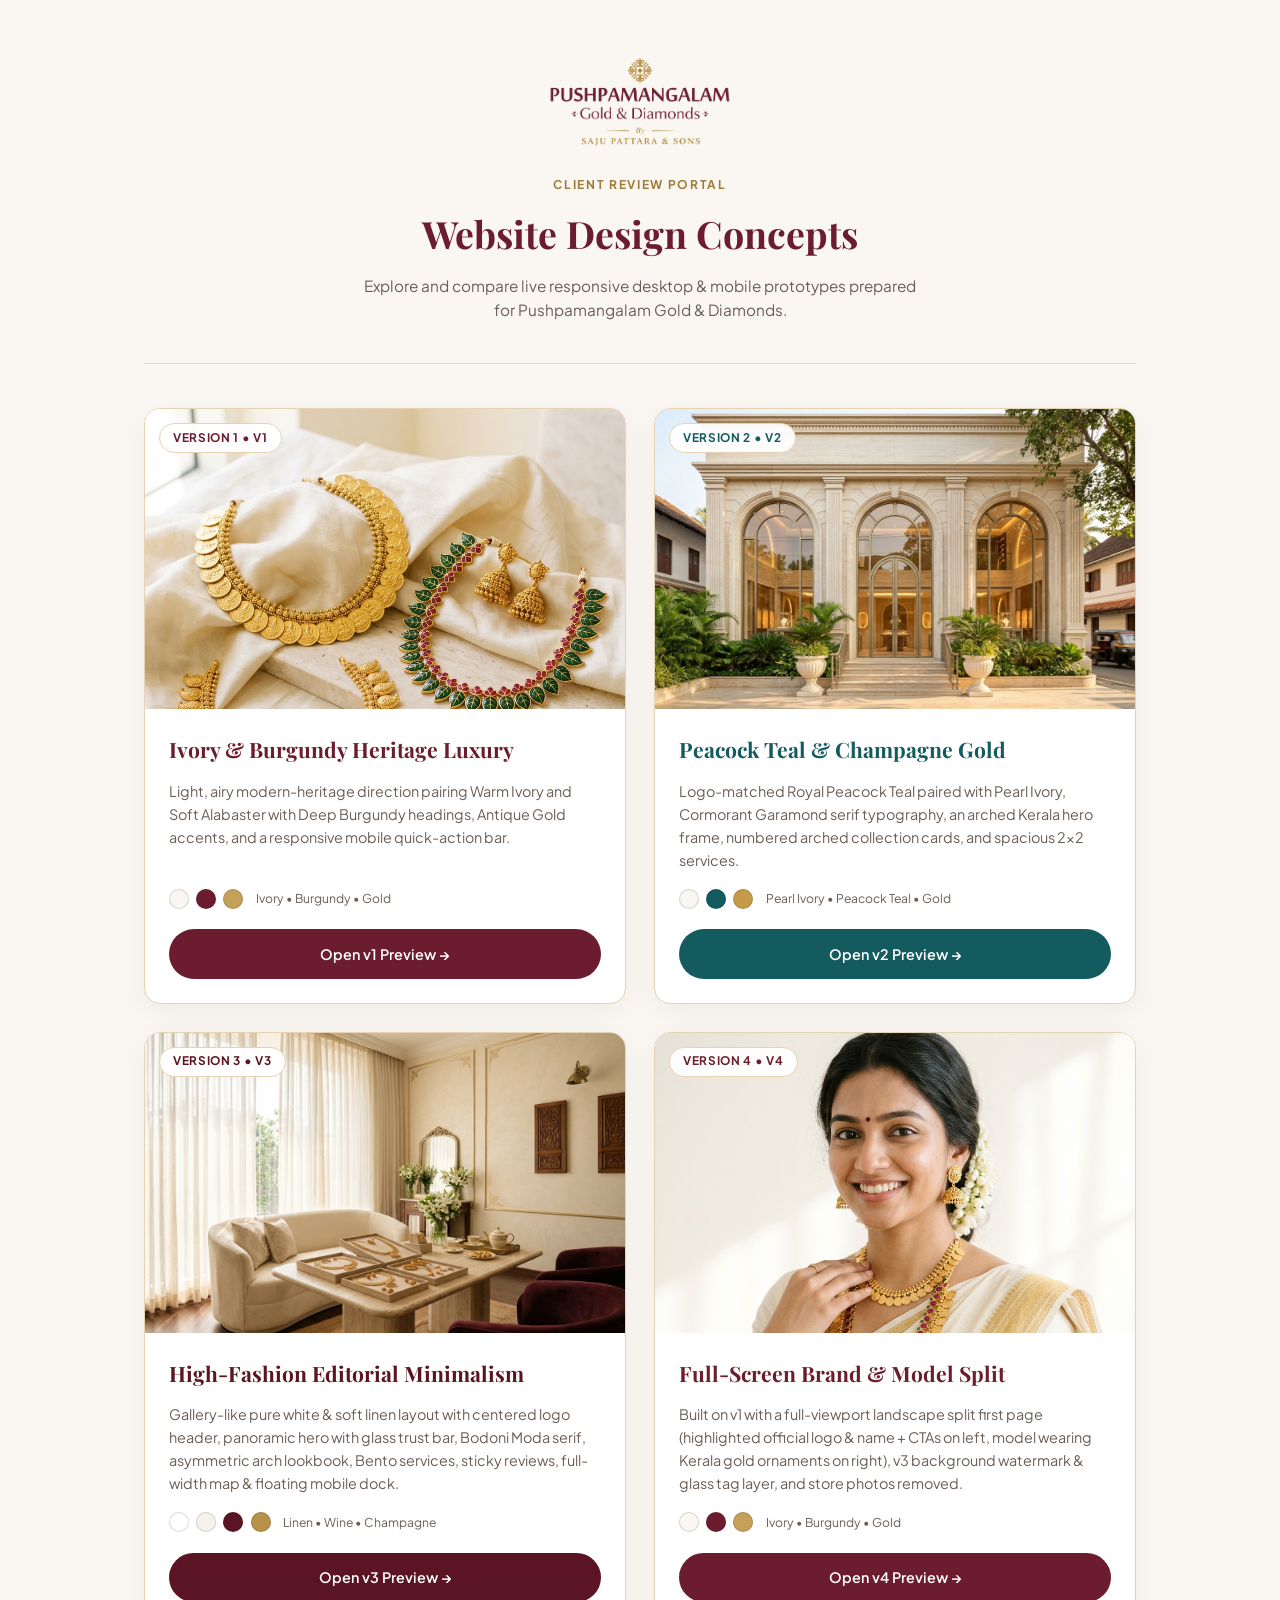
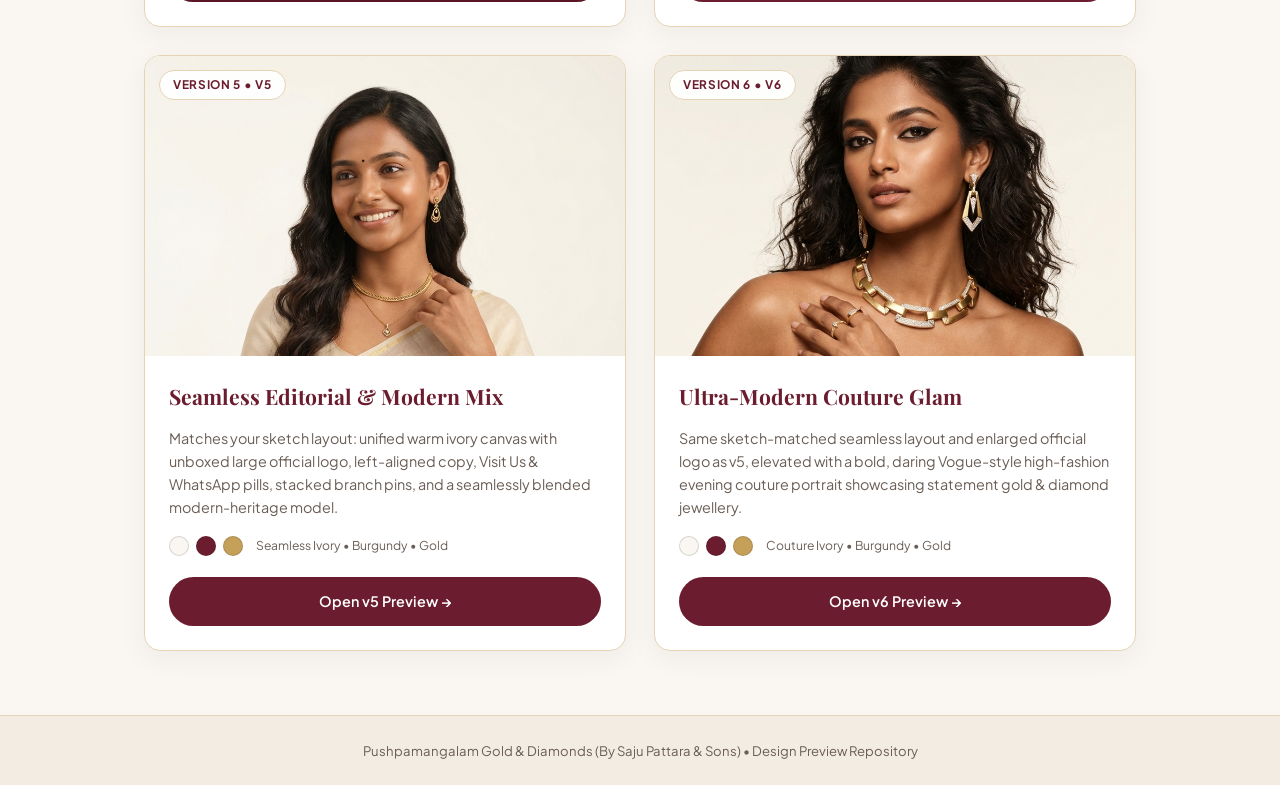
<file: index.html>
<!DOCTYPE html>
<html lang="en">
<head>
  <meta charset="UTF-8" />
  <meta name="viewport" content="width=device-width, initial-scale=1.0" />
  <title>Pushpamangalam Gold &amp; Diamonds — Website Design Previews</title>
  <link rel="icon" type="image/png" href="v1/assets/images/favicon.png" />
  <link rel="preconnect" href="https://fonts.googleapis.com" />
  <link rel="preconnect" href="https://fonts.gstatic.com" crossorigin />
  <link
    href="https://fonts.googleapis.com/css2?family=Playfair+Display:wght@600;700&family=Plus+Jakarta+Sans:wght@400;500;600;700&display=swap"
    rel="stylesheet"
  />
  <style>
    :root {
      --bg-ivory: #FAF7F2;
      --bg-white: #FFFFFF;
      --gold: #C5A059;
      --gold-dark: #9E7B38;
      --divider: #E5D3B3;
      --burgundy: #6B1D2F;
      --burgundy-hover: #531423;
      --text: #2A2421;
      --muted: #6A5E56;
    }

    * { box-sizing: border-box; margin: 0; padding: 0; }

    body {
      font-family: "Plus Jakarta Sans", -apple-system, BlinkMacSystemFont, sans-serif;
      background-color: var(--bg-ivory);
      color: var(--text);
      min-height: 100vh;
      display: flex;
      flex-direction: column;
      line-height: 1.6;
      -webkit-font-smoothing: antialiased;
    }

    .container {
      width: 100%;
      max-width: 1040px;
      margin: 0 auto;
      padding: 3.5rem 1.5rem 4rem;
      flex: 1;
    }

    .hub-header {
      text-align: center;
      padding-bottom: 2.5rem;
      margin-bottom: 2.75rem;
      border-bottom: 1px solid var(--divider);
    }

    .hub-logo {
      height: 92px;
      width: auto;
      margin: 0 auto 1.4rem;
      display: block;
    }

    .hub-eyebrow {
      display: inline-block;
      font-size: 0.75rem;
      font-weight: 700;
      letter-spacing: 0.14em;
      text-transform: uppercase;
      color: var(--gold-dark);
      margin-bottom: 0.55rem;
    }

    .hub-title {
      font-family: "Playfair Display", Georgia, serif;
      font-size: clamp(1.75rem, 3vw, 2.35rem);
      color: var(--burgundy);
      margin-bottom: 0.65rem;
    }

    .hub-subtitle {
      color: var(--muted);
      max-width: 560px;
      margin: 0 auto;
      font-size: 0.96rem;
    }

    .versions-grid {
      display: grid;
      grid-template-columns: repeat(2, 1fr);
      gap: 1.75rem;
    }

    @media (max-width: 720px) {
      .versions-grid {
        grid-template-columns: 1fr;
      }
    }

    .version-card {
      background: var(--bg-white);
      border: 1px solid var(--divider);
      border-radius: 16px;
      overflow: hidden;
      display: flex;
      flex-direction: column;
      box-shadow: 0 8px 28px rgba(42, 36, 33, 0.05);
      transition: transform 0.25s ease, box-shadow 0.25s ease, border-color 0.25s ease;
    }

    .version-card:hover {
      transform: translateY(-4px);
      border-color: var(--gold);
      box-shadow: 0 16px 36px rgba(107, 29, 47, 0.1);
    }

    .version-thumb {
      position: relative;
      aspect-ratio: 16 / 10;
      overflow: hidden;
      background: #F5EFE6;
    }

    .version-thumb img {
      width: 100%;
      height: 100%;
      object-fit: cover;
      display: block;
    }

    .version-badge {
      position: absolute;
      top: 14px;
      left: 14px;
      background: rgba(255, 255, 255, 0.94);
      color: var(--burgundy);
      border: 1px solid var(--divider);
      border-radius: 999px;
      padding: 0.28rem 0.8rem;
      font-size: 0.74rem;
      font-weight: 700;
      letter-spacing: 0.06em;
      text-transform: uppercase;
    }

    .version-body {
      padding: 1.5rem;
      display: flex;
      flex-direction: column;
      flex: 1;
      gap: 0.8rem;
    }

    .version-title {
      font-family: "Playfair Display", Georgia, serif;
      font-size: 1.32rem;
      color: var(--burgundy);
    }

    .version-desc {
      font-size: 0.9rem;
      color: var(--muted);
      flex: 1;
    }

    .swatches {
      display: flex;
      align-items: center;
      gap: 0.45rem;
      padding-top: 0.25rem;
    }

    .swatch {
      width: 20px;
      height: 20px;
      border-radius: 50%;
      border: 1px solid rgba(42, 36, 33, 0.16);
    }

    .swatch-label {
      font-size: 0.76rem;
      color: var(--muted);
      margin-left: 0.35rem;
    }

    .version-btn {
      display: inline-flex;
      align-items: center;
      justify-content: center;
      gap: 0.45rem;
      margin-top: 0.5rem;
      padding: 0.82rem 1.35rem;
      border-radius: 999px;
      background: var(--burgundy);
      color: #FFFFFF;
      text-decoration: none;
      font-size: 0.9rem;
      font-weight: 600;
      transition: background 0.2s ease, transform 0.2s ease;
    }

    .version-btn:hover {
      background: var(--burgundy-hover);
      transform: translateY(-1px);
    }

    /* Placeholder slot card for upcoming versions */
    .version-card--next {
      background: linear-gradient(155deg, #FFFFFF 0%, #FAF4EA 100%);
      border: 1.5px dashed var(--gold);
      box-shadow: none;
      justify-content: center;
      align-items: center;
      text-align: center;
      padding: 2.5rem 1.75rem;
      min-height: 300px;
    }

    .version-card--next:hover {
      transform: none;
      box-shadow: none;
    }

    .next-pill {
      font-size: 0.74rem;
      font-weight: 700;
      letter-spacing: 0.1em;
      text-transform: uppercase;
      color: var(--gold-dark);
      background: #FFFFFF;
      border: 1px solid var(--divider);
      border-radius: 999px;
      padding: 0.3rem 0.85rem;
      margin-bottom: 1rem;
    }

    .hub-footer {
      text-align: center;
      padding: 1.5rem;
      font-size: 0.82rem;
      color: var(--muted);
      border-top: 1px solid var(--divider);
      background: #F3ECE2;
    }
  </style>
</head>
<body>
  <main class="container">
    <header class="hub-header">
      <img
        src="v1/assets/images/logo-full-light.png"
        alt="Pushpamangalam Gold &amp; Diamonds — By Saju Pattara &amp; Sons"
        class="hub-logo"
      />
      <span class="hub-eyebrow">Client Review Portal</span>
      <h1 class="hub-title">Website Design Concepts</h1>
      <p class="hub-subtitle">
        Explore and compare live responsive desktop &amp; mobile prototypes prepared for Pushpamangalam Gold &amp; Diamonds.
      </p>
    </header>

    <section class="versions-grid" aria-label="Website Design Versions">

      <!-- ====================================================================
           VERSION 1 (v1) — Active Prototype
           ==================================================================== -->
      <article class="version-card">
        <div class="version-thumb">
          <img src="v1/assets/images/hero-bridal.jpg" alt="Version 1 Preview — Warm Ivory & Deep Burgundy" />
          <span class="version-badge">Version 1 &bull; v1</span>
        </div>
        <div class="version-body">
          <h2 class="version-title">Ivory &amp; Burgundy Heritage Luxury</h2>
          <p class="version-desc">
            Light, airy modern-heritage direction pairing Warm Ivory and Soft Alabaster with Deep Burgundy headings, Antique Gold accents, and a responsive mobile quick-action bar.
          </p>
          <div class="swatches" aria-label="Color palette">
            <span class="swatch" style="background:#FAF7F2;" title="Warm Ivory #FAF7F2"></span>
            <span class="swatch" style="background:#6B1D2F;" title="Deep Burgundy #6B1D2F"></span>
            <span class="swatch" style="background:#C5A059;" title="Antique Gold #C5A059"></span>
            <span class="swatch-label">Ivory &bull; Burgundy &bull; Gold</span>
          </div>
          <a href="v1/index.html" class="version-btn">Open v1 Preview →</a>
        </div>
      </article>

      <!-- ====================================================================
           VERSION 2 (v2) — Active Prototype (Peacock Teal & Champagne Gold)
           ==================================================================== -->
      <article class="version-card">
        <div class="version-thumb">
          <img src="v2/assets/images/showroom-exterior.jpg" alt="Version 2 Preview — Royal Peacock Teal & Champagne Gold" />
          <span class="version-badge" style="color:#145B5F;">Version 2 &bull; v2</span>
        </div>
        <div class="version-body">
          <h2 class="version-title" style="color:#145B5F;">Peacock Teal &amp; Champagne Gold</h2>
          <p class="version-desc">
            Logo-matched Royal Peacock Teal paired with Pearl Ivory, Cormorant Garamond serif typography, an arched Kerala hero frame, numbered arched collection cards, and spacious 2&times;2 services.
          </p>
          <div class="swatches" aria-label="Color palette">
            <span class="swatch" style="background:#F8F6F1;" title="Pearl Ivory #F8F6F1"></span>
            <span class="swatch" style="background:#145B5F;" title="Peacock Teal #145B5F"></span>
            <span class="swatch" style="background:#C59B49;" title="Champagne Gold #C59B49"></span>
            <span class="swatch-label">Pearl Ivory &bull; Peacock Teal &bull; Gold</span>
          </div>
          <a href="v2/index.html" class="version-btn" style="background:#145B5F;">Open v2 Preview →</a>
        </div>
      </article>

      <!-- ====================================================================
           VERSION 3 (v3) — High-Fashion Editorial Minimalism
           ==================================================================== -->
      <article class="version-card">
        <div class="version-thumb">
          <img src="v3/assets/images/showroom-bridal.jpg" alt="Version 3 Preview — High-Fashion Editorial Minimalism" />
          <span class="version-badge" style="color:#5A1424;">Version 3 &bull; v3</span>
        </div>
        <div class="version-body">
          <h2 class="version-title" style="color:#5A1424;">High-Fashion Editorial Minimalism</h2>
          <p class="version-desc">
            Gallery-like pure white &amp; soft linen layout with centered logo header, panoramic hero with glass trust bar, Bodoni Moda serif, asymmetric arch lookbook, Bento services, sticky reviews, full-width map &amp; floating mobile dock.
          </p>
          <div class="swatches" aria-label="Color palette">
            <span class="swatch" style="background:#FFFFFF;" title="Pure White #FFFFFF"></span>
            <span class="swatch" style="background:#F5F2EC;" title="Soft Linen #F5F2EC"></span>
            <span class="swatch" style="background:#5A1424;" title="Rich Wine Burgundy #5A1424"></span>
            <span class="swatch" style="background:#B8924A;" title="Brushed Champagne Gold #B8924A"></span>
            <span class="swatch-label">Linen &bull; Wine &bull; Champagne</span>
          </div>
          <a href="v3/index.html" class="version-btn" style="background:#5A1424;">Open v3 Preview →</a>
        </div>
      </article>

      <!-- ====================================================================
           VERSION 4 (v4) — v1 Base + Full-Screen Landscape Split Hero & Model
           ==================================================================== -->
      <article class="version-card">
        <div class="version-thumb">
          <img
            src="v4/assets/images/hero-model.jpg"
            alt="Version 4 Preview — Full-Screen Split Hero with Model Wearing Kerala Gold Ornaments"
            style="object-position: center 18%;"
          />
          <span class="version-badge" style="color:#6B1D2F;">Version 4 &bull; v4</span>
        </div>
        <div class="version-body">
          <h2 class="version-title" style="color:#6B1D2F;">Full-Screen Brand &amp; Model Split</h2>
          <p class="version-desc">
            Built on v1 with a full-viewport landscape split first page (highlighted official logo &amp; name + CTAs on left, model wearing Kerala gold ornaments on right), v3 background watermark &amp; glass tag layer, and store photos removed.
          </p>
          <div class="swatches" aria-label="Color palette">
            <span class="swatch" style="background:#FAF7F2;" title="Warm Ivory #FAF7F2"></span>
            <span class="swatch" style="background:#6B1D2F;" title="Deep Burgundy #6B1D2F"></span>
            <span class="swatch" style="background:#C5A059;" title="Antique Gold #C5A059"></span>
            <span class="swatch-label">Ivory &bull; Burgundy &bull; Gold</span>
          </div>
          <a href="v4/index.html" class="version-btn">Open v4 Preview →</a>
        </div>
      </article>

      <!-- ====================================================================
           VERSION 5 (v5) — Sketch-Matched Seamless Hero & Modern-Heritage Model
           ==================================================================== -->
      <article class="version-card">
        <div class="version-thumb">
          <img
            src="v5/assets/images/hero-model-modern.jpg"
            alt="Version 5 Preview — Seamless Landscape Hero with Modern-Heritage Model"
            style="object-position: center 15%;"
          />
          <span class="version-badge" style="color:#6B1D2F;">Version 5 &bull; v5</span>
        </div>
        <div class="version-body">
          <h2 class="version-title" style="color:#6B1D2F;">Seamless Editorial &amp; Modern Mix</h2>
          <p class="version-desc">
            Matches your sketch layout: unified warm ivory canvas with unboxed large official logo, left-aligned copy, Visit Us &amp; WhatsApp pills, stacked branch pins, and a seamlessly blended modern-heritage model.
          </p>
          <div class="swatches" aria-label="Color palette">
            <span class="swatch" style="background:#FAF7F2;" title="Warm Ivory #FAF7F2"></span>
            <span class="swatch" style="background:#6B1D2F;" title="Deep Burgundy #6B1D2F"></span>
            <span class="swatch" style="background:#C5A059;" title="Antique Gold #C5A059"></span>
            <span class="swatch-label">Seamless Ivory &bull; Burgundy &bull; Gold</span>
          </div>
          <a href="v5/index.html" class="version-btn">Open v5 Preview →</a>
        </div>
      </article>

      <!-- ====================================================================
           VERSION 6 (v6) — Ultra-Modern High-Fashion Couture & Statement Jewellery
           ==================================================================== -->
      <article class="version-card">
        <div class="version-thumb">
          <img
            src="v6/assets/images/hero-model-couture.jpg"
            alt="Version 6 Preview — Ultra-Modern High-Fashion Couture Jewellery Lookbook"
            style="object-position: center 15%;"
          />
          <span class="version-badge" style="color:#6B1D2F;">Version 6 &bull; v6</span>
        </div>
        <div class="version-body">
          <h2 class="version-title" style="color:#6B1D2F;">Ultra-Modern Couture Glam</h2>
          <p class="version-desc">
            Same sketch-matched seamless layout and enlarged official logo as v5, elevated with a bold, daring Vogue-style high-fashion evening couture portrait showcasing statement gold &amp; diamond jewellery.
          </p>
          <div class="swatches" aria-label="Color palette">
            <span class="swatch" style="background:#FAF7F2;" title="Warm Ivory #FAF7F2"></span>
            <span class="swatch" style="background:#6B1D2F;" title="Deep Burgundy #6B1D2F"></span>
            <span class="swatch" style="background:#C5A059;" title="Antique Gold #C5A059"></span>
            <span class="swatch-label">Couture Ivory &bull; Burgundy &bull; Gold</span>
          </div>
          <a href="v6/index.html" class="version-btn">Open v6 Preview →</a>
        </div>
      </article>

    </section>
  </main>

  <footer class="hub-footer">
    Pushpamangalam Gold &amp; Diamonds (By Saju Pattara &amp; Sons) &bull; Design Preview Repository
  </footer>
</body>
</html>
</file>
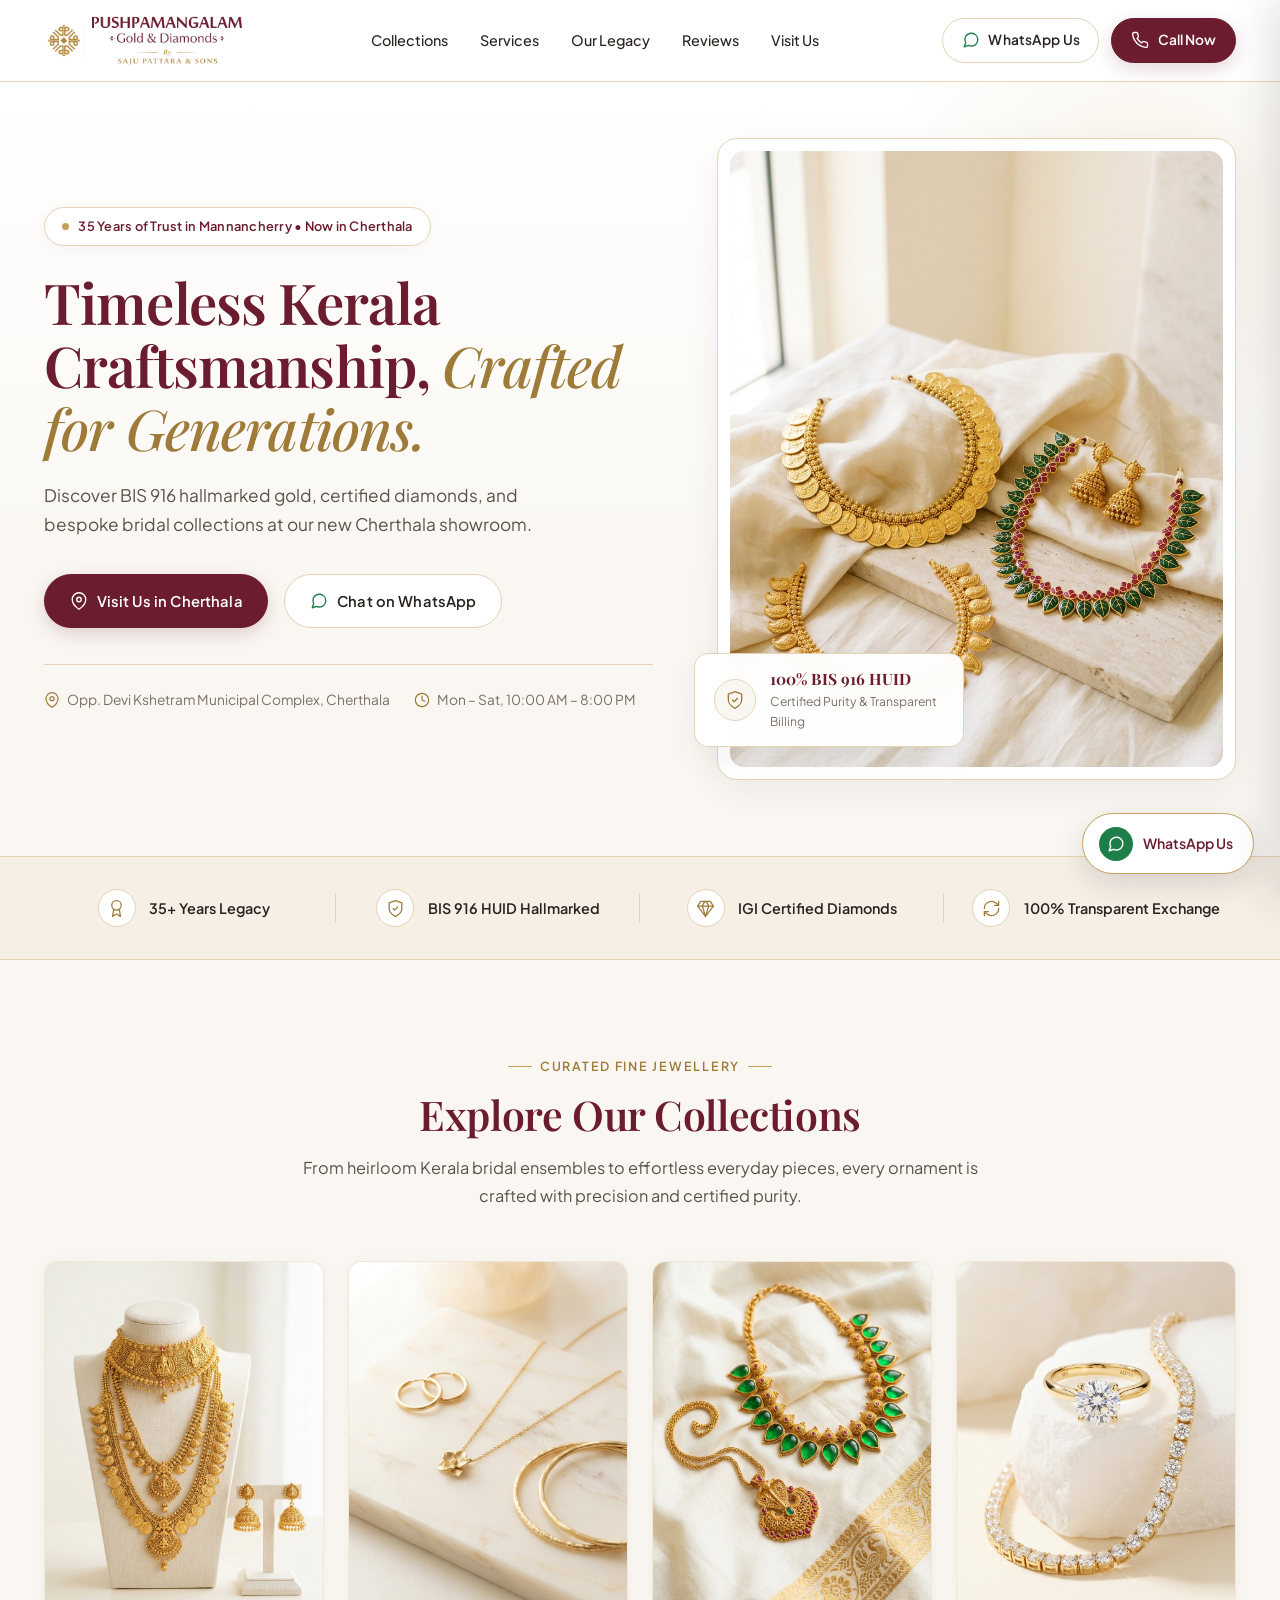
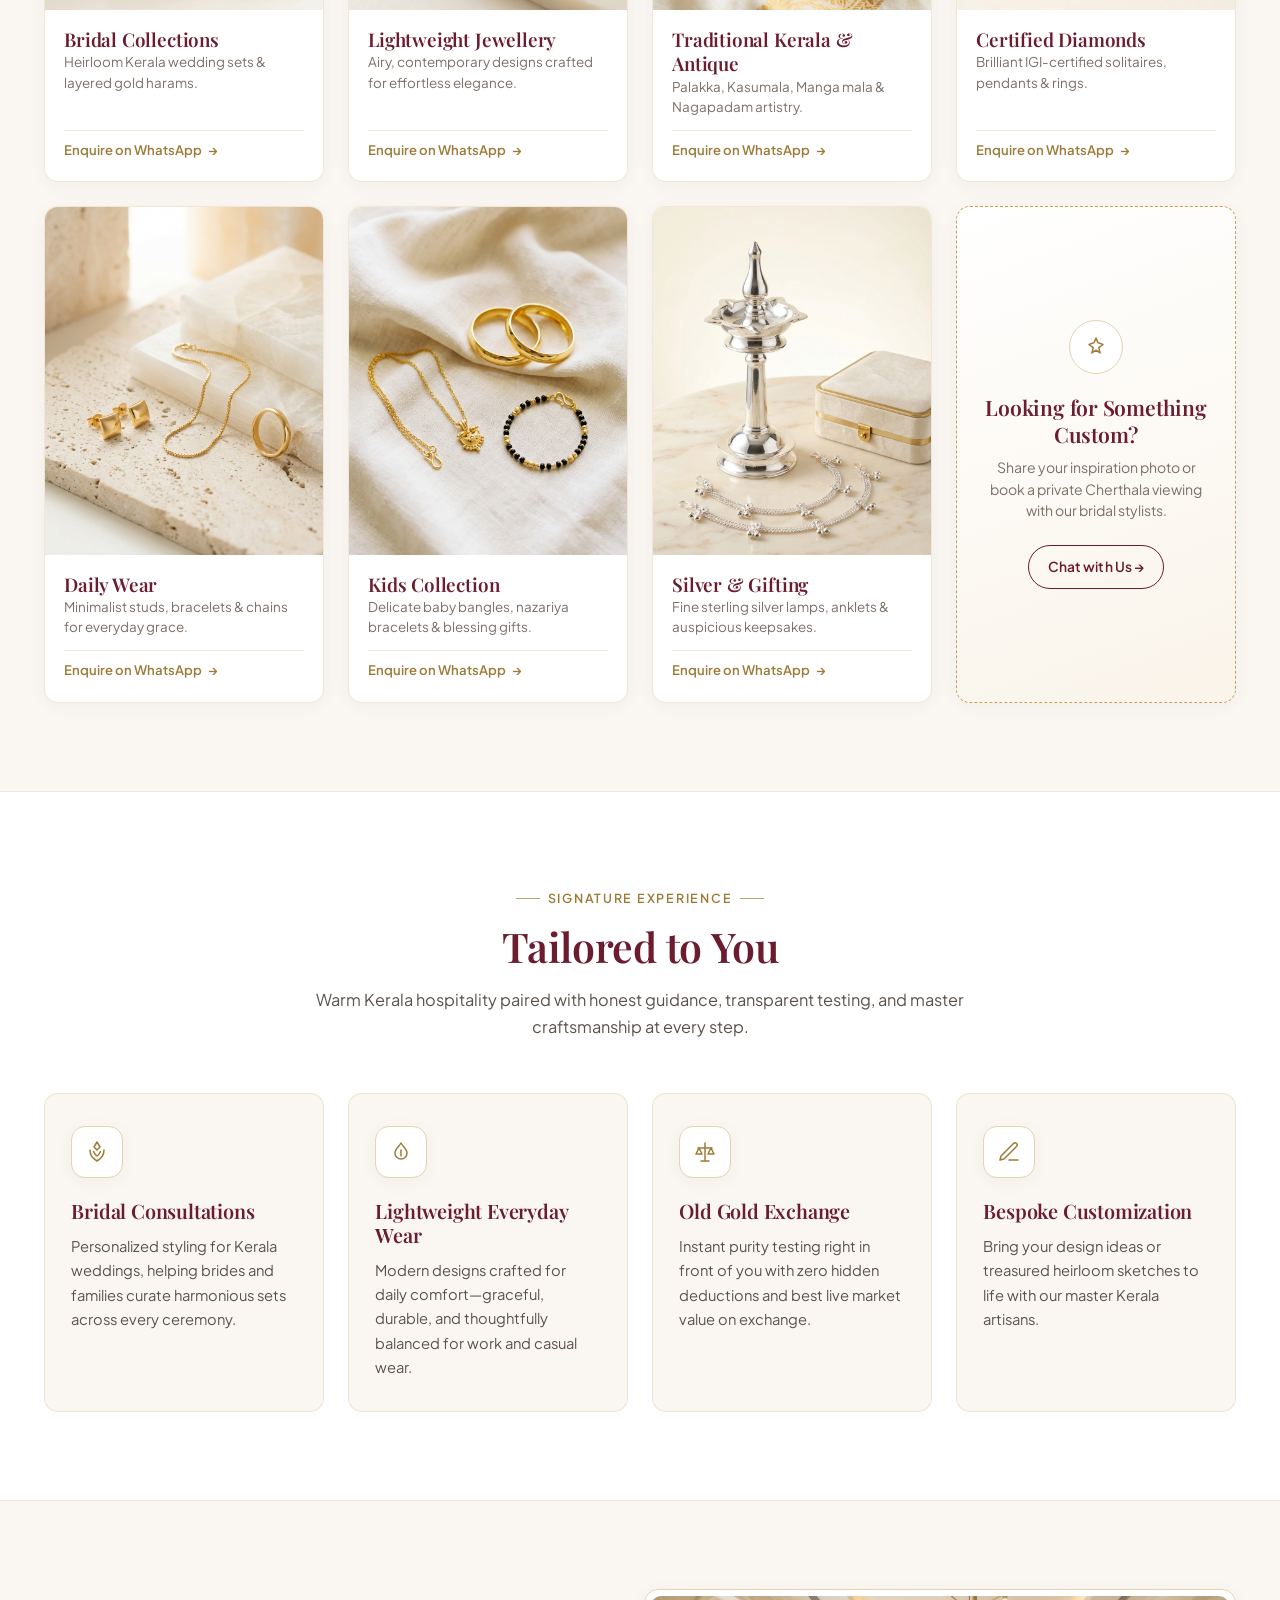
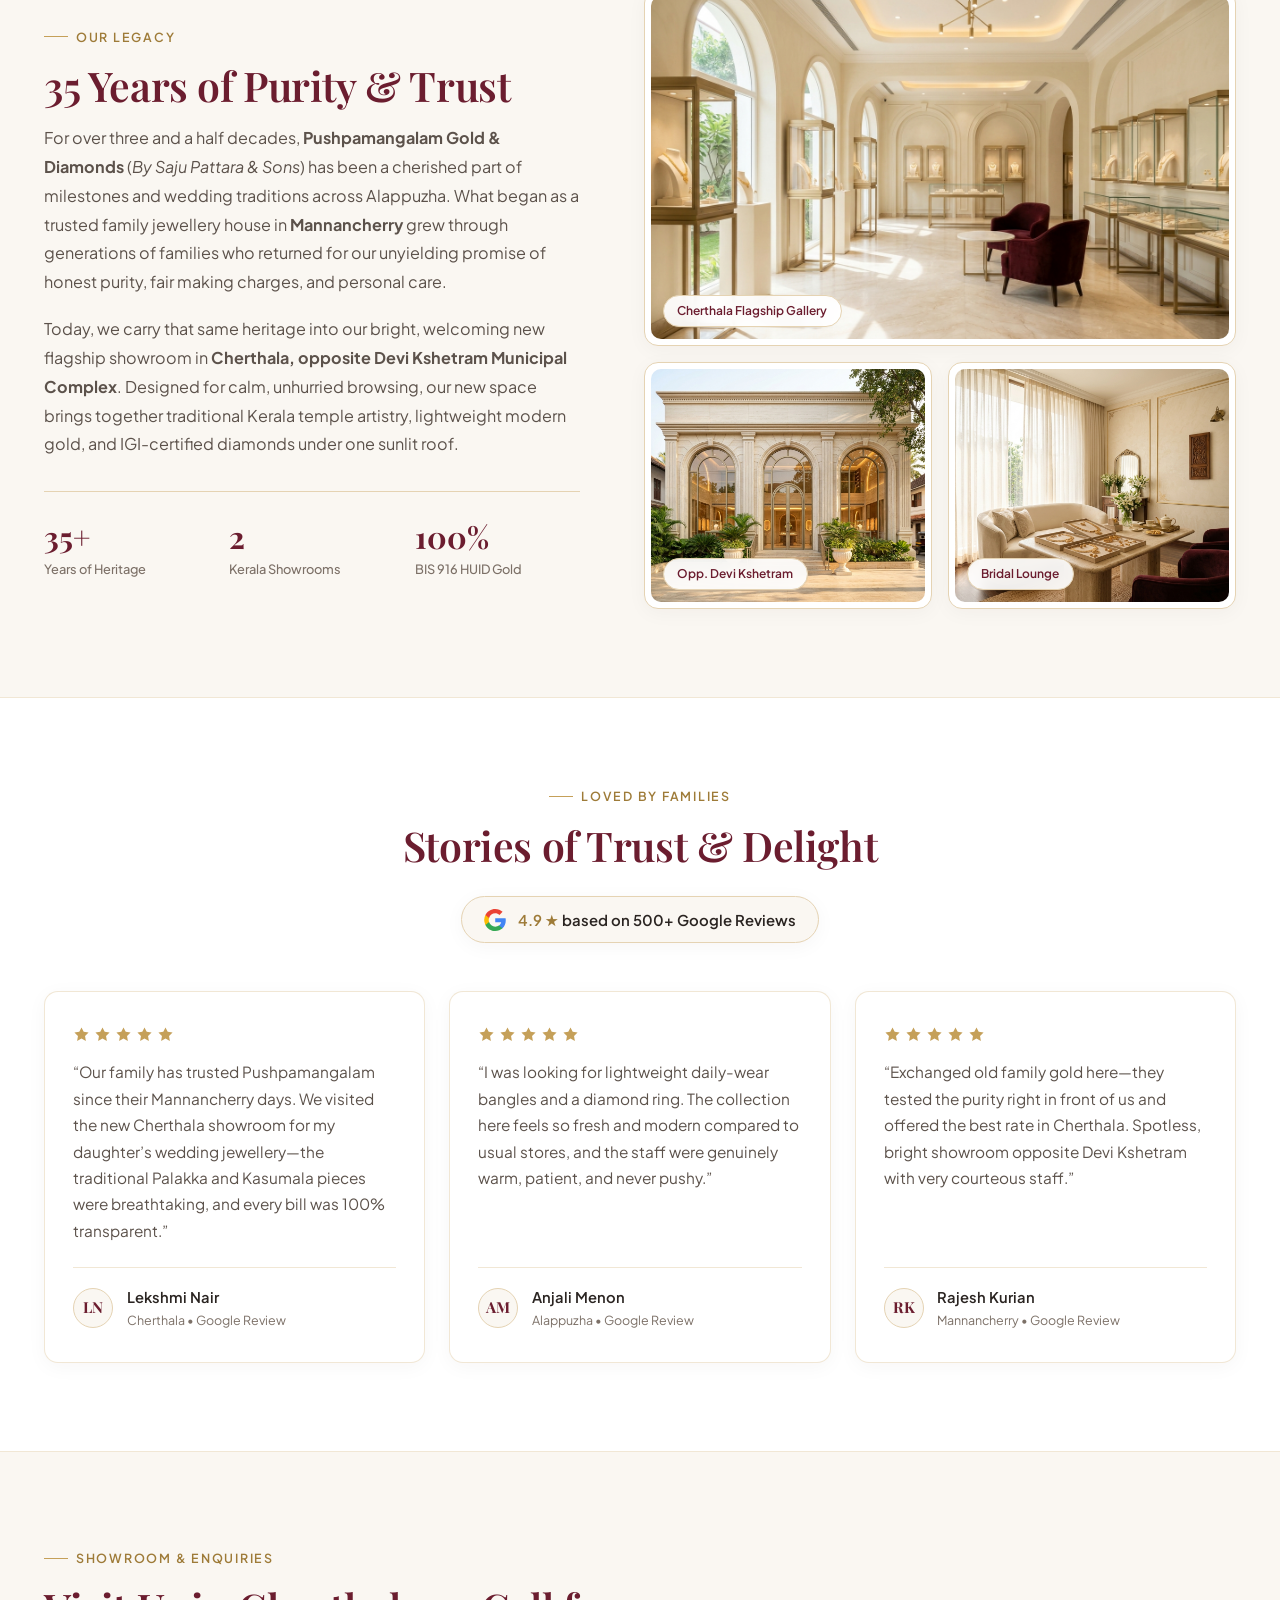
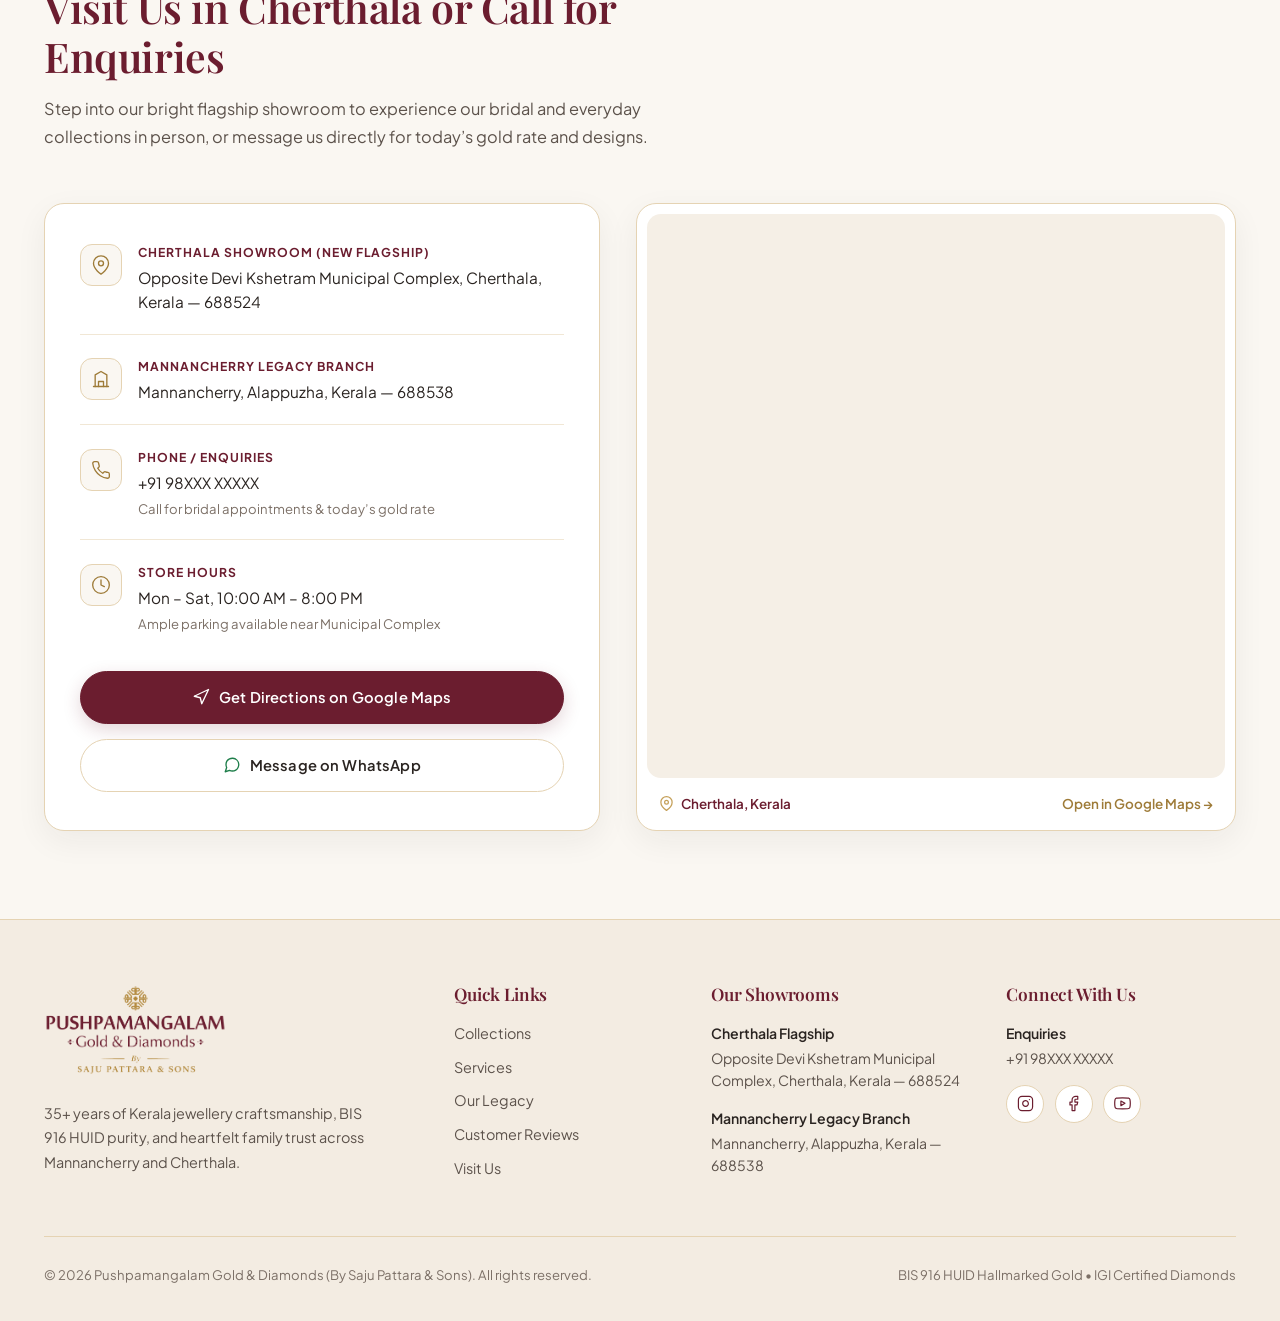
<file: v1/index.html>
<!DOCTYPE html>
<html lang="en">
<head>
  <meta charset="UTF-8" />
  <meta name="viewport" content="width=device-width, initial-scale=1.0" />

  <!-- ========================================================================
       [EDIT DATA: SEO & SOCIAL PREVIEW METADATA]
       Update page title, meta description, and Open Graph image for search/WhatsApp previews.
       NOTE: Contact numbers, WhatsApp, addresses, hours, Google Rating & social URLs
             are managed centrally in js/config.js (search "[EDIT DATA" across files).
       ======================================================================== -->
  <title>Pushpamangalam Gold &amp; Diamonds | By Saju Pattara &amp; Sons — Cherthala &amp; Mannancherry</title>
  <meta
    name="description"
    content="Pushpamangalam Gold &amp; Diamonds by Saju Pattara &amp; Sons — 35 years of trust in Mannancherry, now at our new flagship showroom in Cherthala opposite Devi Kshetram Municipal Complex."
  />
  <meta property="og:image" content="assets/images/logo-original.jpg" />
  <link rel="icon" type="image/png" href="assets/images/favicon.png" />

  <!-- Google Fonts: Playfair Display (Classic Heritage Serif) + Plus Jakarta Sans (Clean Modern UI) -->
  <link rel="preconnect" href="https://fonts.googleapis.com" />
  <link rel="preconnect" href="https://fonts.gstatic.com" crossorigin />
  <link
    href="https://fonts.googleapis.com/css2?family=Playfair+Display:ital,wght@0,500;0,600;0,700;1,500&family=Plus+Jakarta+Sans:wght@400;500;600;700&display=swap"
    rel="stylesheet"
  />

  <!-- Main Stylesheet -->
  <link rel="stylesheet" href="css/styles.css" />
</head>
<body>

  <!-- ========================================================================
       1. STICKY NAVIGATION HEADER
       ======================================================================== -->
  <header class="site-header" id="site-header">
    <div class="container header-inner">

      <!-- OFFICIAL BRAND LOGO (Horizontal Header Lockup adapted for light background)
           Original full teal-background logo is preserved at assets/images/logo-original.jpg -->
      <a href="#top" class="brand-logo" aria-label="Pushpamangalam Gold & Diamonds — By Saju Pattara & Sons Home">
        <img
          src="assets/images/logo-header.png"
          alt="Pushpamangalam Gold &amp; Diamonds — By Saju Pattara &amp; Sons"
          class="brand-logo-img"
          width="204"
          height="54"
        />
      </a>

      <!-- Desktop Center Navigation -->
      <nav class="desktop-nav" aria-label="Primary Navigation">
        <a href="#collections" class="nav-link">Collections</a>
        <a href="#services" class="nav-link">Services</a>
        <a href="#legacy" class="nav-link">Our Legacy</a>
        <a href="#reviews" class="nav-link">Reviews</a>
        <a href="#visit-us" class="nav-link">Visit Us</a>
      </nav>

      <!-- Desktop Right Action Buttons (Managed via js/config.js) -->
      <div class="header-actions">
        <!-- [EDIT DATA: WhatsApp link auto-populated by js/config.js] -->
        <a
          href="https://wa.me/919800000000"
          target="_blank"
          rel="noopener noreferrer"
          class="btn btn--whatsapp btn--sm"
          data-whatsapp-link
        >
          <svg class="icon-wa" viewBox="0 0 24 24" fill="none" stroke="currentColor" stroke-width="1.8" stroke-linecap="round" stroke-linejoin="round" aria-hidden="true">
            <path d="M21 11.5a8.38 8.38 0 0 1-.9 3.8 8.5 8.5 0 0 1-7.6 4.7 8.38 8.38 0 0 1-3.8-.9L3 21l1.9-5.7a8.38 8.38 0 0 1-.9-3.8 8.5 8.5 0 0 1 4.7-7.6 8.38 8.38 0 0 1 3.8-.9h.5a8.48 8.48 0 0 1 8 8v.5z" />
          </svg>
          WhatsApp Us
        </a>

        <!-- [EDIT DATA: Phone number auto-populated by js/config.js] -->
        <a href="tel:+919800000000" class="btn btn--primary btn--sm" data-phone-href>
          <svg viewBox="0 0 24 24" fill="none" stroke="currentColor" stroke-width="1.8" stroke-linecap="round" stroke-linejoin="round" aria-hidden="true">
            <path d="M22 16.92v3a2 2 0 0 1-2.18 2 19.79 19.79 0 0 1-8.63-3.07 19.5 19.5 0 0 1-6-6 19.79 19.79 0 0 1-3.07-8.67A2 2 0 0 1 4.11 2h3a2 2 0 0 1 2 1.72c.127.96.361 1.903.7 2.81a2 2 0 0 1-.45 2.11L8.09 9.91a16 16 0 0 0 6 6l1.27-1.27a2 2 0 0 1 2.11-.45c.907.339 1.85.573 2.81.7A2 2 0 0 1 22 16.92z" />
          </svg>
          Call Now
        </a>
      </div>

      <!-- Mobile Right Controls: Quick WhatsApp Icon + Hamburger Menu -->
      <div class="mobile-controls">
        <a
          href="https://wa.me/919800000000"
          target="_blank"
          rel="noopener noreferrer"
          class="mobile-icon-btn mobile-icon-btn--wa"
          aria-label="Chat on WhatsApp"
          data-whatsapp-link
        >
          <svg width="20" height="20" viewBox="0 0 24 24" fill="none" stroke="currentColor" stroke-width="1.9" stroke-linecap="round" stroke-linejoin="round" aria-hidden="true">
            <path d="M21 11.5a8.38 8.38 0 0 1-.9 3.8 8.5 8.5 0 0 1-7.6 4.7 8.38 8.38 0 0 1-3.8-.9L3 21l1.9-5.7a8.38 8.38 0 0 1-.9-3.8 8.5 8.5 0 0 1 4.7-7.6 8.38 8.38 0 0 1 3.8-.9h.5a8.48 8.48 0 0 1 8 8v.5z" />
          </svg>
        </a>

        <button
          type="button"
          id="mobile-menu-open"
          class="mobile-icon-btn"
          aria-label="Open navigation menu"
          aria-expanded="false"
          aria-controls="mobile-drawer"
        >
          <svg width="21" height="21" viewBox="0 0 24 24" fill="none" stroke="currentColor" stroke-width="1.9" stroke-linecap="round" aria-hidden="true">
            <line x1="4" y1="7" x2="20" y2="7" />
            <line x1="4" y1="12" x2="20" y2="12" />
            <line x1="4" y1="17" x2="20" y2="17" />
          </svg>
        </button>
      </div>

    </div>
  </header>

  <!-- Mobile Slide-Over Navigation Drawer -->
  <div class="mobile-drawer-backdrop" id="mobile-drawer-backdrop" aria-hidden="true"></div>
  <aside class="mobile-drawer" id="mobile-drawer" aria-label="Mobile Navigation" aria-hidden="true">
    <div class="mobile-drawer-header">
      <img
        src="assets/images/logo-header.png"
        alt="Pushpamangalam Gold &amp; Diamonds — By Saju Pattara &amp; Sons"
        class="drawer-logo-img"
      />
      <button type="button" id="mobile-menu-close" class="mobile-icon-btn" aria-label="Close navigation menu">
        <svg width="20" height="20" viewBox="0 0 24 24" fill="none" stroke="currentColor" stroke-width="1.9" stroke-linecap="round" aria-hidden="true">
          <line x1="18" y1="6" x2="6" y2="18" />
          <line x1="6" y1="6" x2="18" y2="18" />
        </svg>
      </button>
    </div>

    <ul class="mobile-nav-list">
      <li><a href="#collections" class="mobile-nav-link">Collections <span aria-hidden="true">→</span></a></li>
      <li><a href="#services" class="mobile-nav-link">Services <span aria-hidden="true">→</span></a></li>
      <li><a href="#legacy" class="mobile-nav-link">Our Legacy <span aria-hidden="true">→</span></a></li>
      <li><a href="#reviews" class="mobile-nav-link">Reviews <span aria-hidden="true">→</span></a></li>
      <li><a href="#visit-us" class="mobile-nav-link">Visit Us <span aria-hidden="true">→</span></a></li>
    </ul>

    <div class="mobile-drawer-cta">
      <a href="tel:+919800000000" class="btn btn--primary" data-phone-href>
        Call Cherthala Showroom
      </a>
      <a
        href="https://wa.me/919800000000"
        target="_blank"
        rel="noopener noreferrer"
        class="btn btn--whatsapp"
        data-whatsapp-link
      >
        Chat on WhatsApp
      </a>
    </div>
  </aside>

  <main id="top">

    <!-- ======================================================================
         2. HERO SECTION (LIGHT SPLIT EDITORIAL LAYOUT)
         ====================================================================== -->
    <section class="hero" aria-label="Hero">
      <div class="container hero-grid">

        <!-- Hero Copy -->
        <div class="hero-content">
          <!-- [EDIT DATA: Hero Eyebrow Announcement Badge] -->
          <div class="hero-badge">
            <span class="hero-badge-dot" aria-hidden="true"></span>
            <span>35 Years of Trust in Mannancherry &bull; Now in Cherthala</span>
          </div>

          <!-- [EDIT DATA: Hero Main Headline] -->
          <h1 class="hero-title">
            Timeless Kerala Craftsmanship, <em>Crafted for Generations.</em>
          </h1>

          <!-- [EDIT DATA: Hero Subheadline Copy] -->
          <p class="hero-subtext">
            Discover BIS 916 hallmarked gold, certified diamonds, and bespoke bridal collections at our new Cherthala showroom.
          </p>

          <!-- Primary & Secondary CTAs (WhatsApp URL auto-synced from js/config.js) -->
          <div class="hero-actions">
            <a href="#visit-us" class="btn btn--primary">
              <svg viewBox="0 0 24 24" fill="none" stroke="currentColor" stroke-width="1.8" stroke-linecap="round" stroke-linejoin="round" aria-hidden="true">
                <path d="M21 10c0 7-9 13-9 13s-9-6-9-13a9 9 0 0 1 18 0z" />
                <circle cx="12" cy="10" r="3" />
              </svg>
              Visit Us in Cherthala
            </a>

            <a
              href="https://wa.me/919800000000"
              target="_blank"
              rel="noopener noreferrer"
              class="btn btn--whatsapp"
              data-whatsapp-link
            >
              <svg class="icon-wa" viewBox="0 0 24 24" fill="none" stroke="currentColor" stroke-width="1.8" stroke-linecap="round" stroke-linejoin="round" aria-hidden="true">
                <path d="M21 11.5a8.38 8.38 0 0 1-.9 3.8 8.5 8.5 0 0 1-7.6 4.7 8.38 8.38 0 0 1-3.8-.9L3 21l1.9-5.7a8.38 8.38 0 0 1-.9-3.8 8.5 8.5 0 0 1 4.7-7.6 8.38 8.38 0 0 1 3.8-.9h.5a8.48 8.48 0 0 1 8 8v.5z" />
              </svg>
              Chat on WhatsApp
            </a>
          </div>

          <!-- [EDIT DATA: Hero Quick Landmark & Store Hours (Hours synced from js/config.js)] -->
          <div class="hero-meta">
            <span class="hero-meta-item">
              <svg viewBox="0 0 24 24" fill="none" stroke="currentColor" stroke-width="1.8" stroke-linecap="round" stroke-linejoin="round" aria-hidden="true">
                <path d="M21 10c0 7-9 13-9 13s-9-6-9-13a9 9 0 0 1 18 0z" />
                <circle cx="12" cy="10" r="3" />
              </svg>
              Opp. Devi Kshetram Municipal Complex, Cherthala
            </span>
            <span class="hero-meta-item">
              <svg viewBox="0 0 24 24" fill="none" stroke="currentColor" stroke-width="1.8" stroke-linecap="round" stroke-linejoin="round" aria-hidden="true">
                <circle cx="12" cy="12" r="10" />
                <polyline points="12 6 12 12 16 14" />
              </svg>
              <span data-store-hours>Mon – Sat, 10:00 AM – 8:00 PM</span>
            </span>
          </div>
        </div>

        <!-- Hero Editorial Photograph -->
        <div class="hero-visual">
          <div class="hero-image-frame">
            <div class="hero-image-wrap">
              <!-- [EDIT DATA: Hero Image] Replace assets/images/hero-bridal.jpg with your official bridal photograph -->
              <img
                src="assets/images/hero-bridal.jpg"
                alt="Traditional Kerala bridal 22K gold jewellery featuring Kasumala, Palakka mala, Manga mala, and handcrafted jhumkas"
                width="768"
                height="1024"
              />
            </div>

            <!-- [EDIT DATA: Hero Floating Trust Badge Text] -->
            <div class="hero-floating-card">
              <span class="hero-floating-icon" aria-hidden="true">
                <svg width="20" height="20" viewBox="0 0 24 24" fill="none" stroke="currentColor" stroke-width="1.6" stroke-linecap="round" stroke-linejoin="round">
                  <path d="M12 22s8-4 8-10V5l-8-3-8 3v7c0 6 8 10 8 10z" />
                  <polyline points="9 12 11 14 15 10" />
                </svg>
              </span>
              <div>
                <div class="hero-floating-title">100% BIS 916 HUID</div>
                <div class="hero-floating-sub">Certified Purity &amp; Transparent Billing</div>
              </div>
            </div>
          </div>
        </div>

      </div>
    </section>

    <!-- ======================================================================
         3. TRUST & CERTIFICATION STRIP
         ====================================================================== -->
    <section class="trust-strip" aria-label="Certifications and Trust">
      <div class="container">
        <div class="trust-grid">

          <!-- Trust Item 1 -->
          <div class="trust-item">
            <span class="trust-icon" aria-hidden="true">
              <svg viewBox="0 0 24 24" fill="none" stroke="currentColor" stroke-width="1.6" stroke-linecap="round" stroke-linejoin="round">
                <circle cx="12" cy="8" r="6" />
                <path d="M15.477 12.89 17 22l-5-3-5 3 1.523-9.11" />
              </svg>
            </span>
            <span class="trust-label">35+ Years Legacy</span>
          </div>

          <!-- Trust Item 2 -->
          <div class="trust-item">
            <span class="trust-icon" aria-hidden="true">
              <svg viewBox="0 0 24 24" fill="none" stroke="currentColor" stroke-width="1.6" stroke-linecap="round" stroke-linejoin="round">
                <path d="M12 22s8-4 8-10V5l-8-3-8 3v7c0 6 8 10 8 10z" />
                <polyline points="9 12 11 14 15 10" />
              </svg>
            </span>
            <span class="trust-label">BIS 916 HUID Hallmarked</span>
          </div>

          <!-- Trust Item 3 -->
          <div class="trust-item">
            <span class="trust-icon" aria-hidden="true">
              <svg viewBox="0 0 24 24" fill="none" stroke="currentColor" stroke-width="1.6" stroke-linecap="round" stroke-linejoin="round">
                <path d="M6 3h12l4 6-10 13L2 9Z" />
                <path d="M11 3 8 9l4 13 4-13-3-6" />
                <path d="M2 9h20" />
              </svg>
            </span>
            <span class="trust-label">IGI Certified Diamonds</span>
          </div>

          <!-- Trust Item 4 -->
          <div class="trust-item">
            <span class="trust-icon" aria-hidden="true">
              <svg viewBox="0 0 24 24" fill="none" stroke="currentColor" stroke-width="1.6" stroke-linecap="round" stroke-linejoin="round">
                <path d="M3 12a9 9 0 0 1 15-6.7L21 8" />
                <path d="M21 3v5h-5" />
                <path d="M21 12a9 9 0 0 1-15 6.7L3 16" />
                <path d="M8 16H3v5" />
              </svg>
            </span>
            <span class="trust-label">100% Transparent Exchange</span>
          </div>

        </div>
      </div>
    </section>

    <!-- ======================================================================
         4. PRODUCT CATEGORIES GRID ("EXPLORE OUR COLLECTIONS")
         ====================================================================== -->
    <section class="section section--ivory" id="collections">
      <div class="container">

        <div class="section-header section-header--center reveal">
          <span class="eyebrow">Curated Fine Jewellery</span>
          <h2 class="section-title">Explore Our Collections</h2>
          <p class="section-subtitle">
            From heirloom Kerala bridal ensembles to effortless everyday pieces, every ornament is crafted with precision and certified purity.
          </p>
        </div>

        <div class="collections-grid">

          <!-- Category 1: Bridal Collections -->
          <article class="collection-card reveal">
            <div class="collection-media">
              <!-- [EDIT DATA: Replace assets/images/cat-bridal.jpg with real product studio photo] -->
              <img src="assets/images/cat-bridal.jpg" alt="Kerala Bridal 22K Gold Jewellery Collection" loading="lazy" />
            </div>
            <div class="collection-body">
              <div>
                <h3 class="collection-title">Bridal Collections</h3>
                <p class="collection-caption">Heirloom Kerala wedding sets &amp; layered gold harams.</p>
              </div>
              <a
                href="https://wa.me/919800000000"
                target="_blank"
                rel="noopener noreferrer"
                class="collection-link"
                data-whatsapp-link
                data-whatsapp-category="Bridal Collections"
              >
                Enquire on WhatsApp <span aria-hidden="true">→</span>
              </a>
            </div>
          </article>

          <!-- Category 2: Lightweight Jewellery -->
          <article class="collection-card reveal">
            <div class="collection-media">
              <!-- [EDIT DATA: Replace assets/images/cat-lightweight.jpg with real product studio photo] -->
              <img src="assets/images/cat-lightweight.jpg" alt="Lightweight 22K Gold Jewellery" loading="lazy" />
            </div>
            <div class="collection-body">
              <div>
                <h3 class="collection-title">Lightweight Jewellery</h3>
                <p class="collection-caption">Airy, contemporary designs crafted for effortless elegance.</p>
              </div>
              <a
                href="https://wa.me/919800000000"
                target="_blank"
                rel="noopener noreferrer"
                class="collection-link"
                data-whatsapp-link
                data-whatsapp-category="Lightweight Jewellery"
              >
                Enquire on WhatsApp <span aria-hidden="true">→</span>
              </a>
            </div>
          </article>

          <!-- Category 3: Traditional Kerala & Antique -->
          <article class="collection-card reveal">
            <div class="collection-media">
              <!-- [EDIT DATA: Replace assets/images/cat-traditional.jpg with real product studio photo] -->
              <img src="assets/images/cat-traditional.jpg" alt="Traditional Kerala Palakka Mala and Antique Gold" loading="lazy" />
            </div>
            <div class="collection-body">
              <div>
                <h3 class="collection-title">Traditional Kerala &amp; Antique</h3>
                <p class="collection-caption">Palakka, Kasumala, Manga mala &amp; Nagapadam artistry.</p>
              </div>
              <a
                href="https://wa.me/919800000000"
                target="_blank"
                rel="noopener noreferrer"
                class="collection-link"
                data-whatsapp-link
                data-whatsapp-category="Traditional Kerala & Antique"
              >
                Enquire on WhatsApp <span aria-hidden="true">→</span>
              </a>
            </div>
          </article>

          <!-- Category 4: Certified Diamonds -->
          <article class="collection-card reveal">
            <div class="collection-media">
              <!-- [EDIT DATA: Replace assets/images/cat-diamonds.jpg with real product studio photo] -->
              <img src="assets/images/cat-diamonds.jpg" alt="IGI Certified Diamond Rings and Necklaces" loading="lazy" />
            </div>
            <div class="collection-body">
              <div>
                <h3 class="collection-title">Certified Diamonds</h3>
                <p class="collection-caption">Brilliant IGI-certified solitaires, pendants &amp; rings.</p>
              </div>
              <a
                href="https://wa.me/919800000000"
                target="_blank"
                rel="noopener noreferrer"
                class="collection-link"
                data-whatsapp-link
                data-whatsapp-category="Certified Diamonds"
              >
                Enquire on WhatsApp <span aria-hidden="true">→</span>
              </a>
            </div>
          </article>

          <!-- Category 5: Daily Wear -->
          <article class="collection-card reveal">
            <div class="collection-media">
              <!-- [EDIT DATA: Replace assets/images/cat-daily.jpg with real product studio photo] -->
              <img src="assets/images/cat-daily.jpg" alt="Daily Wear Gold Studs, Bracelets and Rings" loading="lazy" />
            </div>
            <div class="collection-body">
              <div>
                <h3 class="collection-title">Daily Wear</h3>
                <p class="collection-caption">Minimalist studs, bracelets &amp; chains for everyday grace.</p>
              </div>
              <a
                href="https://wa.me/919800000000"
                target="_blank"
                rel="noopener noreferrer"
                class="collection-link"
                data-whatsapp-link
                data-whatsapp-category="Daily Wear"
              >
                Enquire on WhatsApp <span aria-hidden="true">→</span>
              </a>
            </div>
          </article>

          <!-- Category 6: Kids Collection -->
          <article class="collection-card reveal">
            <div class="collection-media">
              <!-- [EDIT DATA: Replace assets/images/cat-kids.jpg with real product studio photo] -->
              <img src="assets/images/cat-kids.jpg" alt="Kerala Kids Gold Bangles and Baby Jewellery" loading="lazy" />
            </div>
            <div class="collection-body">
              <div>
                <h3 class="collection-title">Kids Collection</h3>
                <p class="collection-caption">Delicate baby bangles, nazariya bracelets &amp; blessing gifts.</p>
              </div>
              <a
                href="https://wa.me/919800000000"
                target="_blank"
                rel="noopener noreferrer"
                class="collection-link"
                data-whatsapp-link
                data-whatsapp-category="Kids Collection"
              >
                Enquire on WhatsApp <span aria-hidden="true">→</span>
              </a>
            </div>
          </article>

          <!-- Category 7: Silver & Gifting -->
          <article class="collection-card reveal">
            <div class="collection-media">
              <!-- [EDIT DATA: Replace assets/images/cat-silver.jpg with real product studio photo] -->
              <img src="assets/images/cat-silver.jpg" alt="Sterling Silver Nilavilakku, Anklets and Luxury Gifting" loading="lazy" />
            </div>
            <div class="collection-body">
              <div>
                <h3 class="collection-title">Silver &amp; Gifting</h3>
                <p class="collection-caption">Fine sterling silver lamps, anklets &amp; auspicious keepsakes.</p>
              </div>
              <a
                href="https://wa.me/919800000000"
                target="_blank"
                rel="noopener noreferrer"
                class="collection-link"
                data-whatsapp-link
                data-whatsapp-category="Silver & Gifting"
              >
                Enquire on WhatsApp <span aria-hidden="true">→</span>
              </a>
            </div>
          </article>

          <!-- [EDIT DATA (OPTIONAL 8TH CARD)]: Keeps the 4-col Desktop & 2-col Mobile grid balanced.
               You may convert this into an 8th product category (e.g., Gold Coins / Platinum) or keep it as a Private Concierge CTA. -->
          <article class="collection-card collection-card--concierge reveal">
            <span class="concierge-icon" aria-hidden="true">
              <svg width="24" height="24" viewBox="0 0 24 24" fill="none" stroke="currentColor" stroke-width="1.5" stroke-linecap="round" stroke-linejoin="round">
                <path d="M12 3l1.9 4.6L19 9.5l-4.2 3.2 1.3 5.3L12 15.2 7.9 18l1.3-5.3L5 9.5l5.1-1.9L12 3z" />
              </svg>
            </span>
            <h3 class="collection-title">Looking for Something Custom?</h3>
            <p class="collection-caption">
              Share your inspiration photo or book a private Cherthala viewing with our bridal stylists.
            </p>
            <a
              href="https://wa.me/919800000000"
              target="_blank"
              rel="noopener noreferrer"
              class="btn btn--outline-burgundy btn--sm"
              data-whatsapp-link
              data-whatsapp-category="Custom Design / Private Viewing"
            >
              Chat with Us →
            </a>
          </article>

        </div>
      </div>
    </section>

    <!-- ======================================================================
         5. CORE SERVICES SECTION ("TAILORED TO YOU")
         ====================================================================== -->
    <section class="section section--alabaster" id="services">
      <div class="container">

        <div class="section-header section-header--center reveal">
          <span class="eyebrow">Signature Experience</span>
          <h2 class="section-title">Tailored to You</h2>
          <p class="section-subtitle">
            Warm Kerala hospitality paired with honest guidance, transparent testing, and master craftsmanship at every step.
          </p>
        </div>

        <div class="services-grid">

          <!-- Service 1 -->
          <div class="service-card reveal">
            <div class="service-icon" aria-hidden="true">
              <svg viewBox="0 0 24 24" fill="none" stroke="currentColor" stroke-width="1.5" stroke-linecap="round" stroke-linejoin="round">
                <path d="M12 2L9 7l3 3 3-3-3-5z" />
                <path d="M5 10c0 5.5 3.5 9 7 11 3.5-2 7-5.5 7-11" />
                <path d="M8.5 11.5c1 2.2 2.2 3.6 3.5 4.5 1.3-.9 2.5-2.3 3.5-4.5" />
              </svg>
            </div>
            <h3 class="service-title">Bridal Consultations</h3>
            <p class="service-desc">
              Personalized styling for Kerala weddings, helping brides and families curate harmonious sets across every ceremony.
            </p>
          </div>

          <!-- Service 2 -->
          <div class="service-card reveal">
            <div class="service-icon" aria-hidden="true">
              <svg viewBox="0 0 24 24" fill="none" stroke="currentColor" stroke-width="1.5" stroke-linecap="round" stroke-linejoin="round">
                <path d="M12 3c2 3.5 6 6 6 10a6 6 0 1 1-12 0c0-4 4-6.5 6-10z" />
                <path d="M12 10v6" />
              </svg>
            </div>
            <h3 class="service-title">Lightweight Everyday Wear</h3>
            <p class="service-desc">
              Modern designs crafted for daily comfort—graceful, durable, and thoughtfully balanced for work and casual wear.
            </p>
          </div>

          <!-- Service 3 -->
          <div class="service-card reveal">
            <div class="service-icon" aria-hidden="true">
              <svg viewBox="0 0 24 24" fill="none" stroke="currentColor" stroke-width="1.5" stroke-linecap="round" stroke-linejoin="round">
                <path d="M12 3v18" />
                <path d="M5 8h14" />
                <path d="M6 8l-3 6h6l-3-6z" />
                <path d="M18 8l-3 6h6l-3-6z" />
                <path d="M8 21h8" />
              </svg>
            </div>
            <h3 class="service-title">Old Gold Exchange</h3>
            <p class="service-desc">
              Instant purity testing right in front of you with zero hidden deductions and best live market value on exchange.
            </p>
          </div>

          <!-- Service 4 -->
          <div class="service-card reveal">
            <div class="service-icon" aria-hidden="true">
              <svg viewBox="0 0 24 24" fill="none" stroke="currentColor" stroke-width="1.5" stroke-linecap="round" stroke-linejoin="round">
                <path d="M12 20h9" />
                <path d="M16.5 3.5a2.12 2.12 0 0 1 3 3L7 19l-4 1 1-4L16.5 3.5z" />
              </svg>
            </div>
            <h3 class="service-title">Bespoke Customization</h3>
            <p class="service-desc">
              Bring your design ideas or treasured heirloom sketches to life with our master Kerala artisans.
            </p>
          </div>

        </div>
      </div>
    </section>

    <!-- ======================================================================
         6. ABOUT US & SHOWROOM GALLERY ("35 YEARS OF PURITY & TRUST")
         ====================================================================== -->
    <section class="section section--ivory" id="legacy">
      <div class="container legacy-grid">

        <!-- Left Column: Warm Heritage Story -->
        <div class="legacy-copy reveal">
          <span class="eyebrow">Our Legacy</span>
          <h2 class="section-title">35 Years of Purity &amp; Trust</h2>

          <!-- [EDIT DATA: About Us Brand Story Paragraphs] Update founder details, year, and branch landmarks -->
          <p>
            For over three and a half decades, <strong>Pushpamangalam Gold &amp; Diamonds</strong> (<em>By Saju Pattara &amp; Sons</em>) has been a cherished part of milestones and wedding traditions across Alappuzha. What began as a trusted family jewellery house in <strong>Mannancherry</strong> grew through generations of families who returned for our unyielding promise of honest purity, fair making charges, and personal care.
          </p>
          <p>
            Today, we carry that same heritage into our bright, welcoming new flagship showroom in <strong>Cherthala, opposite Devi Kshetram Municipal Complex</strong>. Designed for calm, unhurried browsing, our new space brings together traditional Kerala temple artistry, lightweight modern gold, and IGI-certified diamonds under one sunlit roof.
          </p>

          <!-- [EDIT DATA: Heritage Milestone Numbers] -->
          <div class="legacy-stats">
            <div>
              <div class="stat-value">35+</div>
              <div class="stat-label">Years of Heritage</div>
            </div>
            <div>
              <div class="stat-value">2</div>
              <div class="stat-label">Kerala Showrooms</div>
            </div>
            <div>
              <div class="stat-value">100%</div>
              <div class="stat-label">BIS 916 HUID Gold</div>
            </div>
          </div>
        </div>

        <!-- Right Column: Bento-Style Showroom Photo Collage -->
        <div class="bento-gallery reveal">

          <!-- [EDIT DATA: Showroom Photo 1 — Interior] Replace assets/images/showroom-interior.jpg & caption -->
          <figure class="bento-item bento-item--wide">
            <div class="bento-media">
              <img
                src="assets/images/showroom-interior.jpg"
                alt="Bright sunlit interior of Pushpamangalam Gold and Diamonds Cherthala showroom"
                loading="lazy"
              />
              <figcaption class="bento-caption">Cherthala Flagship Gallery</figcaption>
            </div>
          </figure>

          <!-- [EDIT DATA: Showroom Photo 2 — Exterior] Replace assets/images/showroom-exterior.jpg & caption -->
          <figure class="bento-item">
            <div class="bento-media">
              <img
                src="assets/images/showroom-exterior.jpg"
                alt="Welcoming facade of the Cherthala showroom opposite Devi Kshetram Municipal Complex"
                loading="lazy"
              />
              <figcaption class="bento-caption">Opp. Devi Kshetram</figcaption>
            </div>
          </figure>

          <!-- [EDIT DATA: Showroom Photo 3 — Bridal Lounge] Replace assets/images/showroom-bridal.jpg & caption -->
          <figure class="bento-item">
            <div class="bento-media">
              <img
                src="assets/images/showroom-bridal.jpg"
                alt="Private Kerala bridal consultation lounge with fine gold jewellery trays"
                loading="lazy"
              />
              <figcaption class="bento-caption">Bridal Lounge</figcaption>
            </div>
          </figure>

        </div>
      </div>
    </section>

    <!-- ======================================================================
         7. SOCIAL PROOF & GOOGLE REVIEWS
         ====================================================================== -->
    <section class="section section--alabaster" id="reviews">
      <div class="container">

        <div class="reviews-header-wrap reveal">
          <span class="eyebrow">Loved by Families</span>
          <h2 class="section-title">Stories of Trust &amp; Delight</h2>

          <!-- [EDIT DATA: Google Rating Summary] Rating, review count & profile link auto-sync from js/config.js -->
          <a
            href="https://www.google.com/maps"
            target="_blank"
            rel="noopener noreferrer"
            class="google-rating-pill"
            data-google-reviews-url
          >
            <!-- Clean Google 'G' SVG -->
            <svg class="google-g-badge" viewBox="0 0 24 24" aria-hidden="true">
              <path fill="#4285F4" d="M23.745 12.27c0-.79-.07-1.54-.19-2.27h-11.3v4.51h6.47c-.29 1.48-1.14 2.73-2.4 3.58v3h3.86c2.26-2.09 3.56-5.17 3.56-8.82z"/>
              <path fill="#34A853" d="M12.255 24c3.24 0 5.95-1.08 7.93-2.91l-3.86-3c-1.08.72-2.45 1.16-4.07 1.16-3.13 0-5.78-2.11-6.73-4.96h-3.98v3.09C3.515 21.3 7.565 24 12.255 24z"/>
              <path fill="#FBBC05" d="M5.525 14.29c-.25-.72-.38-1.49-.38-2.29s.14-1.57.38-2.29V6.62h-3.98a11.86 11.86 0 0 0 0 10.76l3.98-3.09z"/>
              <path fill="#EA4335" d="M12.255 4.75c1.77 0 3.35.61 4.6 1.8l3.42-3.42C18.205 1.19 15.495 0 12.255 0c-4.69 0-8.74 2.7-10.71 6.62l3.98 3.09c.95-2.85 3.6-4.96 6.73-4.96z"/>
            </svg>
            <span class="rating-text">
              <span class="rating-star-accent"><span data-google-rating>4.9</span> ★</span> based on <span data-google-count>500+</span> Google Reviews
            </span>
          </a>
        </div>

        <!-- [EDIT DATA: Customer Testimonials] Replace quotes, initials, names & cities with real verified Google Reviews -->
        <div class="reviews-grid">

          <!-- [EDIT DATA: Testimonial 1 — Quote, Initials, Name, City] -->
          <article class="review-card reveal">
            <div>
              <div class="review-stars" aria-label="5 out of 5 stars">
                <svg viewBox="0 0 24 24"><path d="M12 2l3.09 6.26L22 9.27l-5 4.87 1.18 6.88L12 17.77l-6.18 3.25L7 14.14 2 9.27l6.91-1.01L12 2z"/></svg>
                <svg viewBox="0 0 24 24"><path d="M12 2l3.09 6.26L22 9.27l-5 4.87 1.18 6.88L12 17.77l-6.18 3.25L7 14.14 2 9.27l6.91-1.01L12 2z"/></svg>
                <svg viewBox="0 0 24 24"><path d="M12 2l3.09 6.26L22 9.27l-5 4.87 1.18 6.88L12 17.77l-6.18 3.25L7 14.14 2 9.27l6.91-1.01L12 2z"/></svg>
                <svg viewBox="0 0 24 24"><path d="M12 2l3.09 6.26L22 9.27l-5 4.87 1.18 6.88L12 17.77l-6.18 3.25L7 14.14 2 9.27l6.91-1.01L12 2z"/></svg>
                <svg viewBox="0 0 24 24"><path d="M12 2l3.09 6.26L22 9.27l-5 4.87 1.18 6.88L12 17.77l-6.18 3.25L7 14.14 2 9.27l6.91-1.01L12 2z"/></svg>
              </div>
              <p class="review-quote">
                “Our family has trusted Pushpamangalam since their Mannancherry days. We visited the new Cherthala showroom for my daughter’s wedding jewellery—the traditional Palakka and Kasumala pieces were breathtaking, and every bill was 100% transparent.”
              </p>
            </div>
            <div class="review-author">
              <div class="review-avatar" aria-hidden="true">LN</div>
              <div>
                <!-- [EDIT DATA: Reviewer Name & City] -->
                <div class="review-name">Lekshmi Nair</div>
                <div class="review-meta">Cherthala &bull; Google Review</div>
              </div>
            </div>
          </article>

          <!-- [EDIT DATA: Testimonial 2 — Quote, Name & City] -->
          <article class="review-card reveal">
            <div>
              <div class="review-stars" aria-label="5 out of 5 stars">
                <svg viewBox="0 0 24 24"><path d="M12 2l3.09 6.26L22 9.27l-5 4.87 1.18 6.88L12 17.77l-6.18 3.25L7 14.14 2 9.27l6.91-1.01L12 2z"/></svg>
                <svg viewBox="0 0 24 24"><path d="M12 2l3.09 6.26L22 9.27l-5 4.87 1.18 6.88L12 17.77l-6.18 3.25L7 14.14 2 9.27l6.91-1.01L12 2z"/></svg>
                <svg viewBox="0 0 24 24"><path d="M12 2l3.09 6.26L22 9.27l-5 4.87 1.18 6.88L12 17.77l-6.18 3.25L7 14.14 2 9.27l6.91-1.01L12 2z"/></svg>
                <svg viewBox="0 0 24 24"><path d="M12 2l3.09 6.26L22 9.27l-5 4.87 1.18 6.88L12 17.77l-6.18 3.25L7 14.14 2 9.27l6.91-1.01L12 2z"/></svg>
                <svg viewBox="0 0 24 24"><path d="M12 2l3.09 6.26L22 9.27l-5 4.87 1.18 6.88L12 17.77l-6.18 3.25L7 14.14 2 9.27l6.91-1.01L12 2z"/></svg>
              </div>
              <p class="review-quote">
                “I was looking for lightweight daily-wear bangles and a diamond ring. The collection here feels so fresh and modern compared to usual stores, and the staff were genuinely warm, patient, and never pushy.”
              </p>
            </div>
            <div class="review-author">
              <div class="review-avatar" aria-hidden="true">AM</div>
              <div>
                <!-- [EDIT DATA: Reviewer Name & City] -->
                <div class="review-name">Anjali Menon</div>
                <div class="review-meta">Alappuzha &bull; Google Review</div>
              </div>
            </div>
          </article>

          <!-- [EDIT DATA: Testimonial 3 — Quote, Name & City] -->
          <article class="review-card reveal">
            <div>
              <div class="review-stars" aria-label="5 out of 5 stars">
                <svg viewBox="0 0 24 24"><path d="M12 2l3.09 6.26L22 9.27l-5 4.87 1.18 6.88L12 17.77l-6.18 3.25L7 14.14 2 9.27l6.91-1.01L12 2z"/></svg>
                <svg viewBox="0 0 24 24"><path d="M12 2l3.09 6.26L22 9.27l-5 4.87 1.18 6.88L12 17.77l-6.18 3.25L7 14.14 2 9.27l6.91-1.01L12 2z"/></svg>
                <svg viewBox="0 0 24 24"><path d="M12 2l3.09 6.26L22 9.27l-5 4.87 1.18 6.88L12 17.77l-6.18 3.25L7 14.14 2 9.27l6.91-1.01L12 2z"/></svg>
                <svg viewBox="0 0 24 24"><path d="M12 2l3.09 6.26L22 9.27l-5 4.87 1.18 6.88L12 17.77l-6.18 3.25L7 14.14 2 9.27l6.91-1.01L12 2z"/></svg>
                <svg viewBox="0 0 24 24"><path d="M12 2l3.09 6.26L22 9.27l-5 4.87 1.18 6.88L12 17.77l-6.18 3.25L7 14.14 2 9.27l6.91-1.01L12 2z"/></svg>
              </div>
              <p class="review-quote">
                “Exchanged old family gold here—they tested the purity right in front of us and offered the best rate in Cherthala. Spotless, bright showroom opposite Devi Kshetram with very courteous staff.”
              </p>
            </div>
            <div class="review-author">
              <div class="review-avatar" aria-hidden="true">RK</div>
              <div>
                <!-- [EDIT DATA: Reviewer Name & City] -->
                <div class="review-name">Rajesh Kurian</div>
                <div class="review-meta">Mannancherry &bull; Google Review</div>
              </div>
            </div>
          </article>

        </div>
      </div>
    </section>

    <!-- ======================================================================
         8. VISIT US / LOCATION & CONTACT SECTION
         ====================================================================== -->
    <section class="section section--ivory" id="visit-us">
      <div class="container">

        <div class="section-header reveal">
          <span class="eyebrow">Showroom &amp; Enquiries</span>
          <h2 class="section-title">Visit Us in Cherthala or Call for Enquiries</h2>
          <p class="section-subtitle">
            Step into our bright flagship showroom to experience our bridal and everyday collections in person, or message us directly for today’s gold rate and designs.
          </p>
        </div>

        <div class="visit-grid">

          <!-- Left Column: High-Trust Contact Details Card -->
          <div class="contact-card reveal">
            <div class="contact-list">

              <!-- Cherthala Showroom -->
              <div class="contact-item">
                <span class="contact-icon" aria-hidden="true">
                  <svg viewBox="0 0 24 24" fill="none" stroke="currentColor" stroke-width="1.6" stroke-linecap="round" stroke-linejoin="round">
                    <path d="M21 10c0 7-9 13-9 13s-9-6-9-13a9 9 0 0 1 18 0z" />
                    <circle cx="12" cy="10" r="3" />
                  </svg>
                </span>
                <div>
                  <div class="contact-label">Cherthala Showroom (New Flagship)</div>
                  <!-- [EDIT DATA: Update exact address & PIN in js/config.js or here] -->
                  <div class="contact-value" data-cherthala-address>
                    Opposite Devi Kshetram Municipal Complex, Cherthala, Kerala — 688524
                  </div>
                </div>
              </div>

              <!-- Mannancherry Legacy Branch -->
              <div class="contact-item">
                <span class="contact-icon" aria-hidden="true">
                  <svg viewBox="0 0 24 24" fill="none" stroke="currentColor" stroke-width="1.6" stroke-linecap="round" stroke-linejoin="round">
                    <path d="M3 21h18" />
                    <path d="M5 21V7l7-4 7 4v14" />
                    <path d="M9 21v-6h6v6" />
                  </svg>
                </span>
                <div>
                  <div class="contact-label">Mannancherry Legacy Branch</div>
                  <!-- [EDIT DATA: Update exact Mannancherry branch address & PIN in js/config.js or here] -->
                  <div class="contact-value" data-mannancherry-address>
                    Mannancherry, Alappuzha, Kerala — 688538
                  </div>
                </div>
              </div>

              <!-- Phone / Enquiries -->
              <div class="contact-item">
                <span class="contact-icon" aria-hidden="true">
                  <svg viewBox="0 0 24 24" fill="none" stroke="currentColor" stroke-width="1.6" stroke-linecap="round" stroke-linejoin="round">
                    <path d="M22 16.92v3a2 2 0 0 1-2.18 2 19.79 19.79 0 0 1-8.63-3.07 19.5 19.5 0 0 1-6-6 19.79 19.79 0 0 1-3.07-8.67A2 2 0 0 1 4.11 2h3a2 2 0 0 1 2 1.72c.127.96.361 1.903.7 2.81a2 2 0 0 1-.45 2.11L8.09 9.91a16 16 0 0 0 6 6l1.27-1.27a2 2 0 0 1 2.11-.45c.907.339 1.85.573 2.81.7A2 2 0 0 1 22 16.92z" />
                  </svg>
                </span>
                <div>
                  <div class="contact-label">Phone / Enquiries</div>
                  <!-- [EDIT DATA: Update phone number in js/config.js] -->
                  <div class="contact-value">
                    <a href="tel:+919800000000" data-phone-href data-phone-display>+91 98XXX XXXXX</a>
                  </div>
                  <div class="contact-sub">Call for bridal appointments &amp; today’s gold rate</div>
                </div>
              </div>

              <!-- Store Hours -->
              <div class="contact-item">
                <span class="contact-icon" aria-hidden="true">
                  <svg viewBox="0 0 24 24" fill="none" stroke="currentColor" stroke-width="1.6" stroke-linecap="round" stroke-linejoin="round">
                    <circle cx="12" cy="12" r="10" />
                    <polyline points="12 6 12 12 16 14" />
                  </svg>
                </span>
                <div>
                  <div class="contact-label">Store Hours</div>
                  <!-- [EDIT DATA: Store Hours & Parking Note] Synced automatically from js/config.js -->
                  <div class="contact-value" data-store-hours>Mon – Sat, 10:00 AM – 8:00 PM</div>
                  <div class="contact-sub" data-parking-note>Ample parking available near Municipal Complex</div>
                </div>
              </div>

            </div>

            <!-- Prominent Action Buttons -->
            <div class="contact-actions">
              <a
                href="https://www.google.com/maps/search/?api=1&query=Devi+Kshetram+Municipal+Complex+Cherthala+Kerala"
                target="_blank"
                rel="noopener noreferrer"
                class="btn btn--primary"
                data-cherthala-directions
              >
                <svg viewBox="0 0 24 24" fill="none" stroke="currentColor" stroke-width="1.8" stroke-linecap="round" stroke-linejoin="round" aria-hidden="true">
                  <polygon points="3 11 22 2 13 21 11 13 3 11" />
                </svg>
                Get Directions on Google Maps
              </a>

              <a
                href="https://wa.me/919800000000"
                target="_blank"
                rel="noopener noreferrer"
                class="btn btn--whatsapp"
                data-whatsapp-link
              >
                <svg class="icon-wa" viewBox="0 0 24 24" fill="none" stroke="currentColor" stroke-width="1.8" stroke-linecap="round" stroke-linejoin="round" aria-hidden="true">
                  <path d="M21 11.5a8.38 8.38 0 0 1-.9 3.8 8.5 8.5 0 0 1-7.6 4.7 8.38 8.38 0 0 1-3.8-.9L3 21l1.9-5.7a8.38 8.38 0 0 1-.9-3.8 8.5 8.5 0 0 1 4.7-7.6 8.38 8.38 0 0 1 3.8-.9h.5a8.48 8.48 0 0 1 8 8v.5z" />
                </svg>
                Message on WhatsApp
              </a>
            </div>
          </div>

          <!-- Right Column: Embedded Interactive Google Map Preview Card -->
          <div class="map-card reveal">
            <div class="map-frame-wrap">
              <!-- [EDIT DATA: Google Maps Embed Iframe URL]
                   How to get exact embed URL:
                   1. Open Google Maps -> Search your Cherthala Showroom listing
                   2. Click Share -> Embed a map -> Copy ONLY the https://... inside src="..."
                   3. Paste it into the src attribute below -->
              <iframe
                title="Pushpamangalam Gold and Diamonds Cherthala Showroom Map"
                src="https://maps.google.com/maps?q=Devi%20Kshetram%20Cherthala%20Kerala&t=&z=16&ie=UTF8&iwloc=&output=embed"
                loading="lazy"
                referrerpolicy="no-referrer-when-downgrade"
                allowfullscreen
              ></iframe>
            </div>

            <div class="map-footer-bar">
              <span class="map-pin-label">
                <svg width="15" height="15" viewBox="0 0 24 24" fill="none" stroke="#C5A059" stroke-width="2" stroke-linecap="round" stroke-linejoin="round" aria-hidden="true">
                  <path d="M21 10c0 7-9 13-9 13s-9-6-9-13a9 9 0 0 1 18 0z" />
                  <circle cx="12" cy="10" r="3" />
                </svg>
                Cherthala, Kerala
              </span>
              <a
                href="https://www.google.com/maps/search/?api=1&query=Devi+Kshetram+Municipal+Complex+Cherthala+Kerala"
                target="_blank"
                rel="noopener noreferrer"
                class="map-open-link"
                data-cherthala-directions
              >
                Open in Google Maps →
              </a>
            </div>
          </div>

        </div>
      </div>
    </section>

  </main>

  <!-- ========================================================================
       9. CLEAN FOOTER & FLOATING CALLBACKS
       ======================================================================== -->
  <footer class="site-footer">
    <div class="container">
      <div class="footer-grid">

        <!-- Column 1: Brand & Short Legacy -->
        <div>
          <a href="#top" class="footer-logo-link" aria-label="Pushpamangalam Gold & Diamonds — By Saju Pattara & Sons">
            <img
              src="assets/images/logo-full-light.png"
              alt="Pushpamangalam Gold &amp; Diamonds — By Saju Pattara &amp; Sons"
              class="footer-logo-img"
              width="196"
              height="98"
            />
          </a>

          <p class="footer-brand-desc">
            35+ years of Kerala jewellery craftsmanship, BIS 916 HUID purity, and heartfelt family trust across Mannancherry and Cherthala.
          </p>
        </div>

        <!-- Column 2: Quick Links -->
        <div>
          <h3 class="footer-heading">Quick Links</h3>
          <ul class="footer-links">
            <li><a href="#collections">Collections</a></li>
            <li><a href="#services">Services</a></li>
            <li><a href="#legacy">Our Legacy</a></li>
            <li><a href="#reviews">Customer Reviews</a></li>
            <li><a href="#visit-us">Visit Us</a></li>
          </ul>
        </div>

        <!-- Column 3: Showrooms -->
        <div>
          <h3 class="footer-heading">Our Showrooms</h3>
          <div class="footer-branch">
            <strong>Cherthala Flagship</strong>
            <span data-cherthala-address>Opposite Devi Kshetram Municipal Complex, Cherthala, Kerala — 688524</span>
          </div>
          <div class="footer-branch">
            <strong>Mannancherry Legacy Branch</strong>
            <span data-mannancherry-address>Mannancherry, Alappuzha, Kerala — 688538</span>
          </div>
        </div>

        <!-- Column 4: Connect & Social Icons -->
        <div>
          <h3 class="footer-heading">Connect With Us</h3>
          <p class="footer-branch">
            <strong>Enquiries</strong>
            <a href="tel:+919800000000" data-phone-href data-phone-display>+91 98XXX XXXXX</a>
          </p>

          <!-- [EDIT DATA: Social Media Icons (Update links in js/config.js)] -->
          <div class="social-links" aria-label="Social Media">
            <a href="#" target="_blank" rel="noopener noreferrer" class="social-btn" aria-label="Instagram" data-social="instagram">
              <svg viewBox="0 0 24 24" fill="none" stroke="currentColor" stroke-width="1.7" stroke-linecap="round" stroke-linejoin="round" aria-hidden="true">
                <rect x="2" y="2" width="20" height="20" rx="5" ry="5" />
                <path d="M16 11.37A4 4 0 1 1 12.63 8 4 4 0 0 1 16 11.37z" />
                <line x1="17.5" y1="6.5" x2="17.51" y2="6.5" />
              </svg>
            </a>

            <a href="#" target="_blank" rel="noopener noreferrer" class="social-btn" aria-label="Facebook" data-social="facebook">
              <svg viewBox="0 0 24 24" fill="none" stroke="currentColor" stroke-width="1.7" stroke-linecap="round" stroke-linejoin="round" aria-hidden="true">
                <path d="M18 2h-3a5 5 0 0 0-5 5v3H7v4h3v8h4v-8h3l1-4h-4V7a1 1 0 0 1 1-1h3z" />
              </svg>
            </a>

            <a href="#" target="_blank" rel="noopener noreferrer" class="social-btn" aria-label="YouTube" data-social="youtube">
              <svg viewBox="0 0 24 24" fill="none" stroke="currentColor" stroke-width="1.7" stroke-linecap="round" stroke-linejoin="round" aria-hidden="true">
                <path d="M22.54 6.42a2.78 2.78 0 0 0-1.94-2C18.88 4 12 4 12 4s-6.88 0-8.6.46a2.78 2.78 0 0 0-1.94 2A29 29 0 0 0 1 11.75a29 29 0 0 0 .46 5.33A2.78 2.78 0 0 0 3.4 19c1.72.46 8.6.46 8.6.46s6.88 0 8.6-.46a2.78 2.78 0 0 0 1.94-2 29 29 0 0 0 .46-5.25 29 29 0 0 0-.46-5.33z" />
                <polygon points="9.75 15.02 15.5 11.75 9.75 8.48 9.75 15.02" />
              </svg>
            </a>
          </div>
        </div>

      </div>

      <div class="footer-bottom">
        <p>&copy; <span id="current-year">2026</span> Pushpamangalam Gold &amp; Diamonds (By Saju Pattara &amp; Sons). All rights reserved.</p>
        <p>BIS 916 HUID Hallmarked Gold &bull; IGI Certified Diamonds</p>
      </div>
    </div>
  </footer>

  <!-- DESKTOP FLOATING ACTION: Subtle Floating WhatsApp Chat Button (Bottom-Right) -->
  <a
    href="https://wa.me/919800000000"
    target="_blank"
    rel="noopener noreferrer"
    class="floating-whatsapp"
    aria-label="Chat with Pushpamangalam Gold and Diamonds on WhatsApp"
    data-whatsapp-link
  >
    <span class="floating-whatsapp-badge" aria-hidden="true">
      <svg viewBox="0 0 24 24" fill="none" stroke="currentColor" stroke-width="1.9" stroke-linecap="round" stroke-linejoin="round">
        <path d="M21 11.5a8.38 8.38 0 0 1-.9 3.8 8.5 8.5 0 0 1-7.6 4.7 8.38 8.38 0 0 1-3.8-.9L3 21l1.9-5.7a8.38 8.38 0 0 1-.9-3.8 8.5 8.5 0 0 1 4.7-7.6 8.38 8.38 0 0 1 3.8-.9h.5a8.48 8.48 0 0 1 8 8v.5z" />
      </svg>
    </span>
    <span>WhatsApp Us</span>
  </a>

  <!-- MOBILE STICKY BOTTOM ACTION BAR: Quick-Tap Call, WhatsApp & Directions -->
  <nav class="mobile-sticky-bar" aria-label="Quick Contact Actions">
    <div class="mobile-sticky-grid">
      <a href="tel:+919800000000" class="mobile-bar-btn mobile-bar-btn--call" data-phone-href>
        <svg viewBox="0 0 24 24" fill="none" stroke="currentColor" stroke-width="1.9" stroke-linecap="round" stroke-linejoin="round" aria-hidden="true">
          <path d="M22 16.92v3a2 2 0 0 1-2.18 2 19.79 19.79 0 0 1-8.63-3.07 19.5 19.5 0 0 1-6-6 19.79 19.79 0 0 1-3.07-8.67A2 2 0 0 1 4.11 2h3a2 2 0 0 1 2 1.72c.127.96.361 1.903.7 2.81a2 2 0 0 1-.45 2.11L8.09 9.91a16 16 0 0 0 6 6l1.27-1.27a2 2 0 0 1 2.11-.45c.907.339 1.85.573 2.81.7A2 2 0 0 1 22 16.92z" />
        </svg>
        Call
      </a>

      <a
        href="https://wa.me/919800000000"
        target="_blank"
        rel="noopener noreferrer"
        class="mobile-bar-btn mobile-bar-btn--wa"
        data-whatsapp-link
      >
        <svg viewBox="0 0 24 24" fill="none" stroke="currentColor" stroke-width="1.9" stroke-linecap="round" stroke-linejoin="round" aria-hidden="true">
          <path d="M21 11.5a8.38 8.38 0 0 1-.9 3.8 8.5 8.5 0 0 1-7.6 4.7 8.38 8.38 0 0 1-3.8-.9L3 21l1.9-5.7a8.38 8.38 0 0 1-.9-3.8 8.5 8.5 0 0 1 4.7-7.6 8.38 8.38 0 0 1 3.8-.9h.5a8.48 8.48 0 0 1 8 8v.5z" />
        </svg>
        WhatsApp
      </a>

      <a
        href="https://www.google.com/maps/search/?api=1&query=Devi+Kshetram+Municipal+Complex+Cherthala+Kerala"
        target="_blank"
        rel="noopener noreferrer"
        class="mobile-bar-btn mobile-bar-btn--directions"
        data-cherthala-directions
      >
        <svg viewBox="0 0 24 24" fill="none" stroke="currentColor" stroke-width="1.9" stroke-linecap="round" stroke-linejoin="round" aria-hidden="true">
          <polygon points="3 11 22 2 13 21 11 13 3 11" />
        </svg>
        Directions
      </a>
    </div>
  </nav>

  <!-- Site Configuration (Edit Placeholders Here) + Interactive Script -->
  <script src="js/config.js"></script>
  <script src="js/main.js"></script>
</body>
</html>
</file>
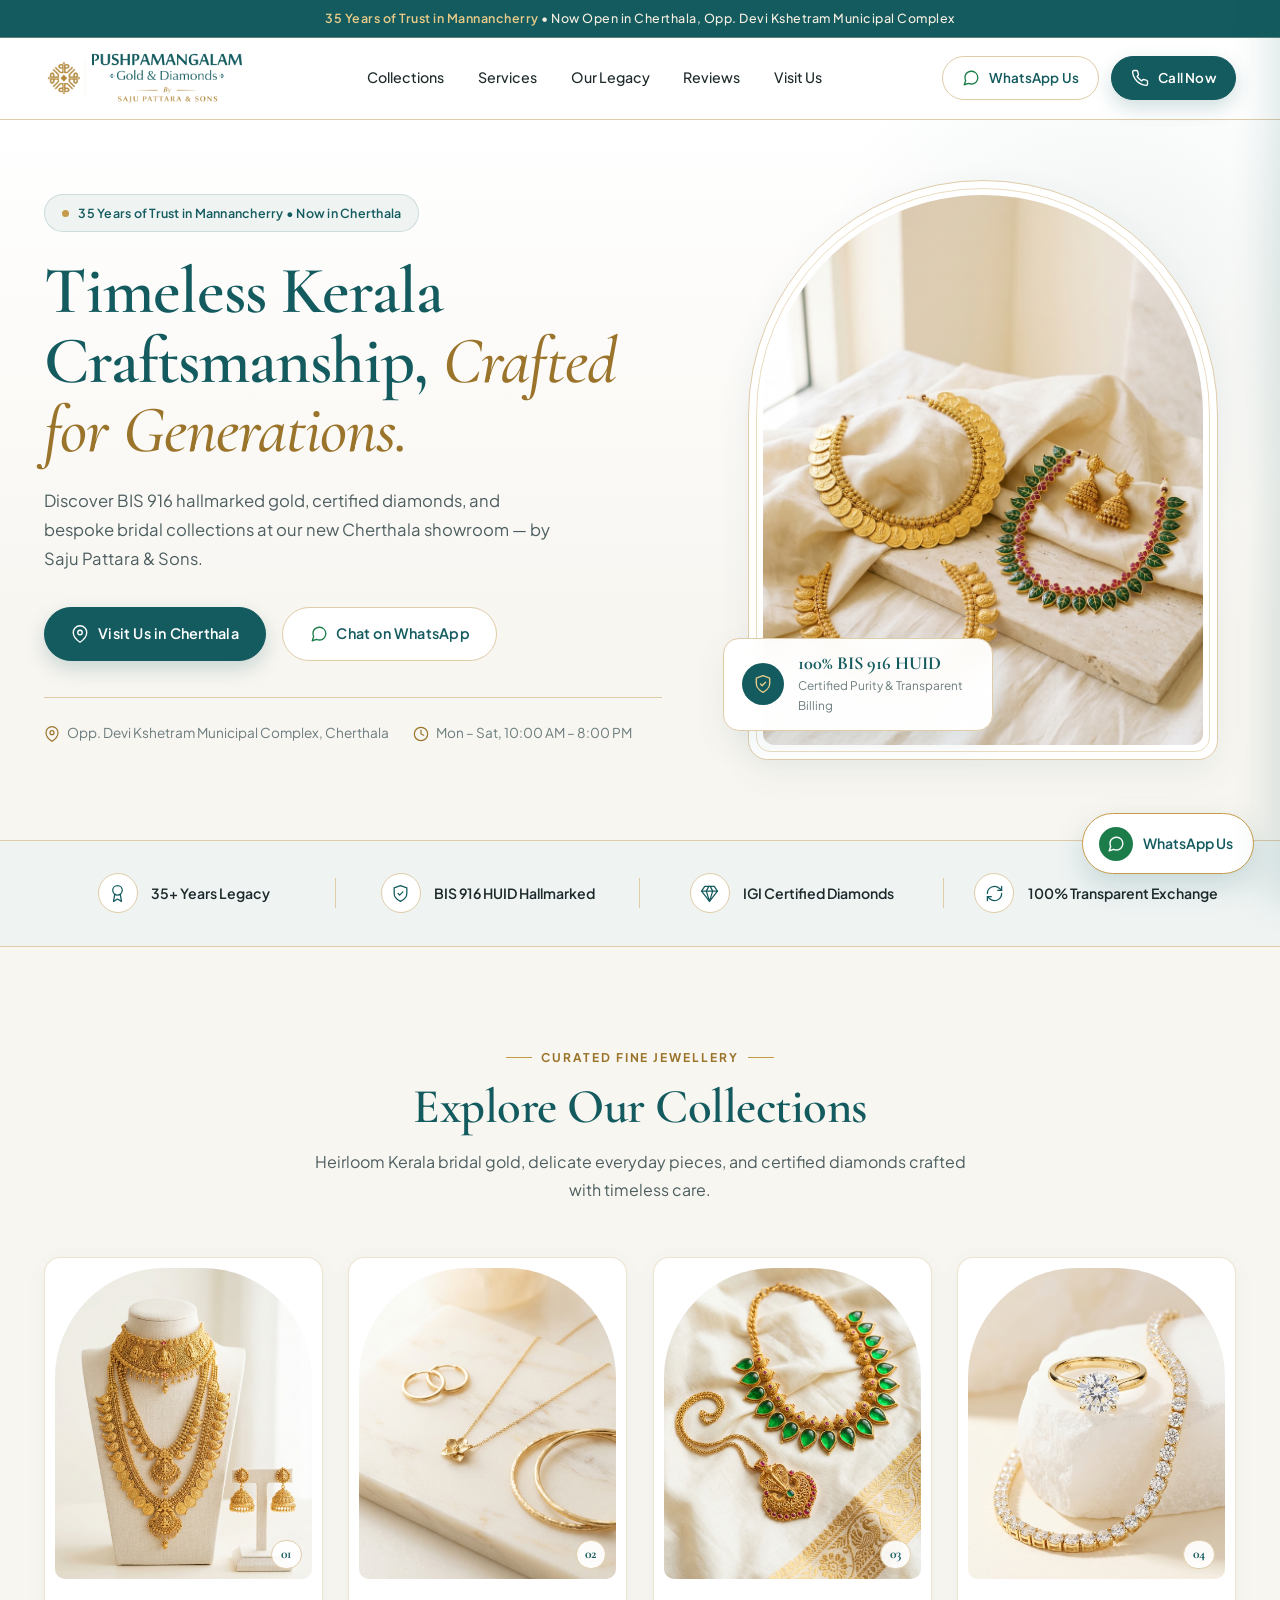
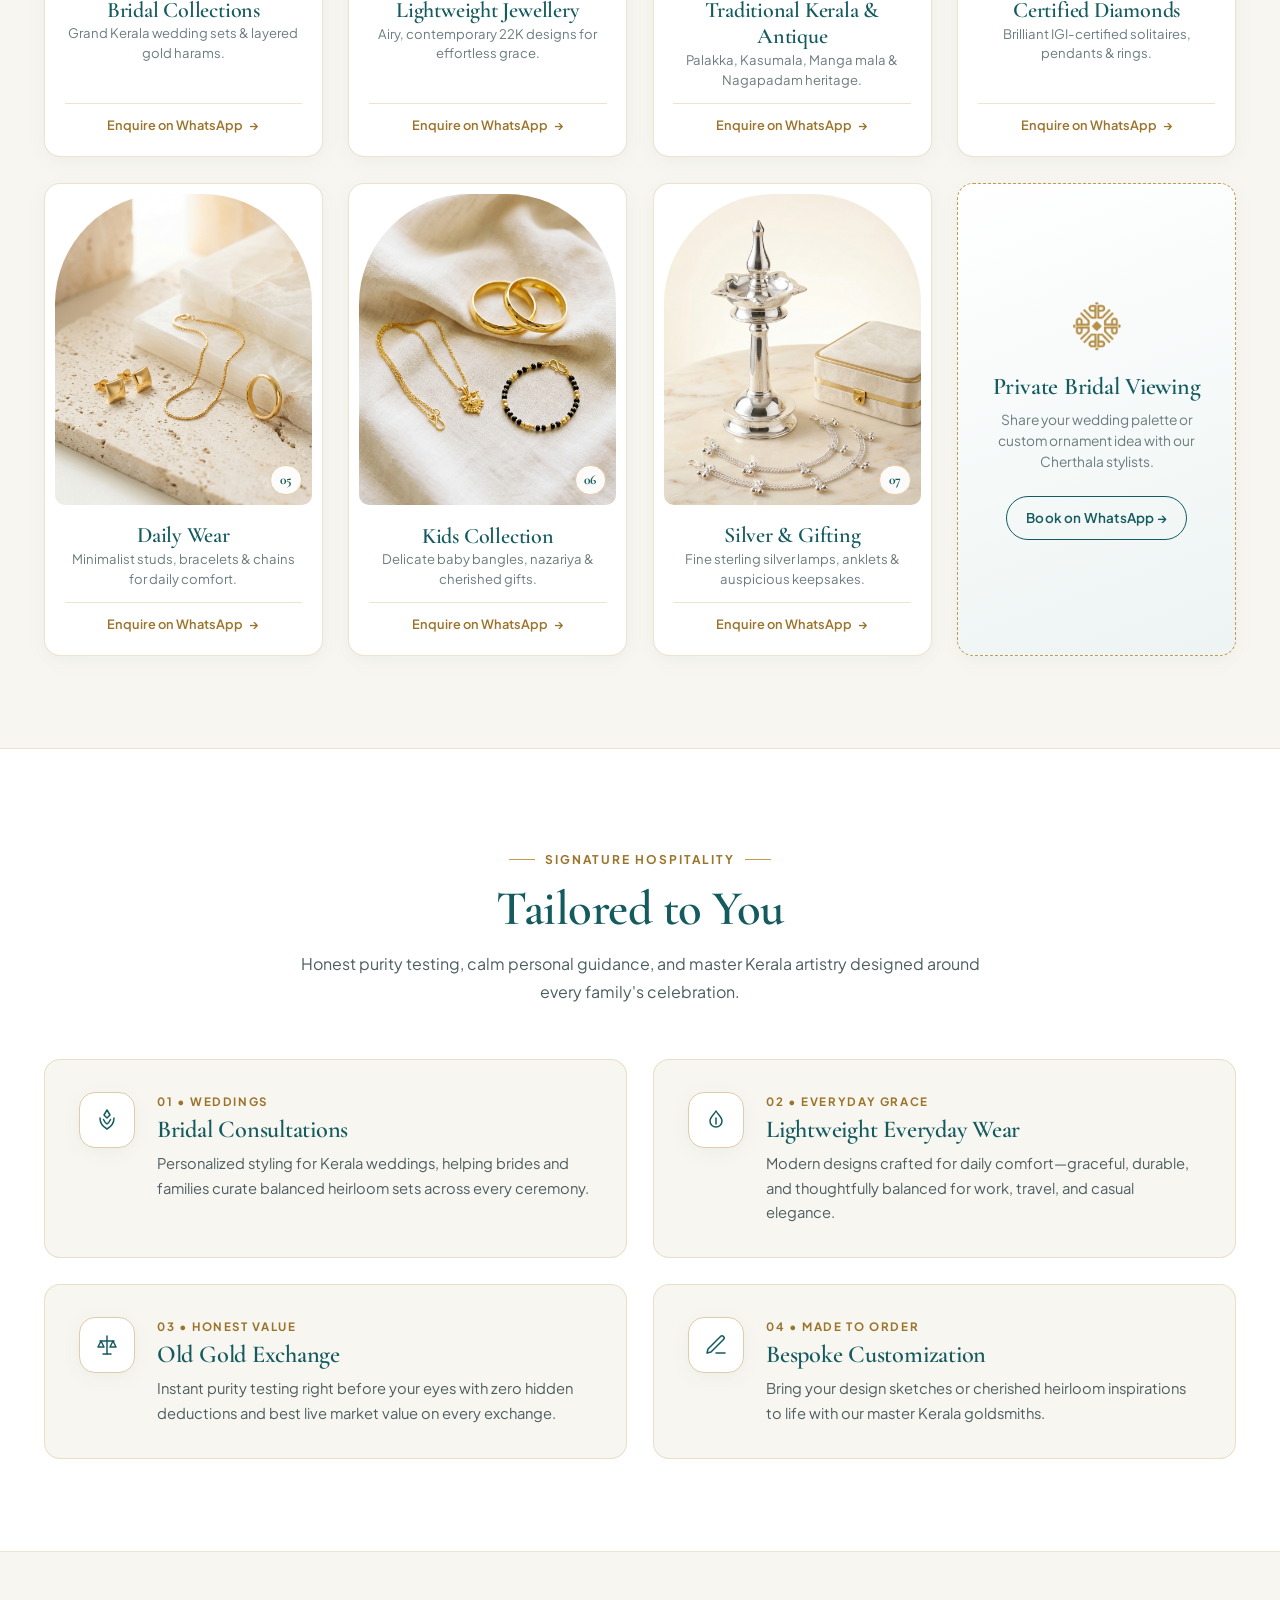
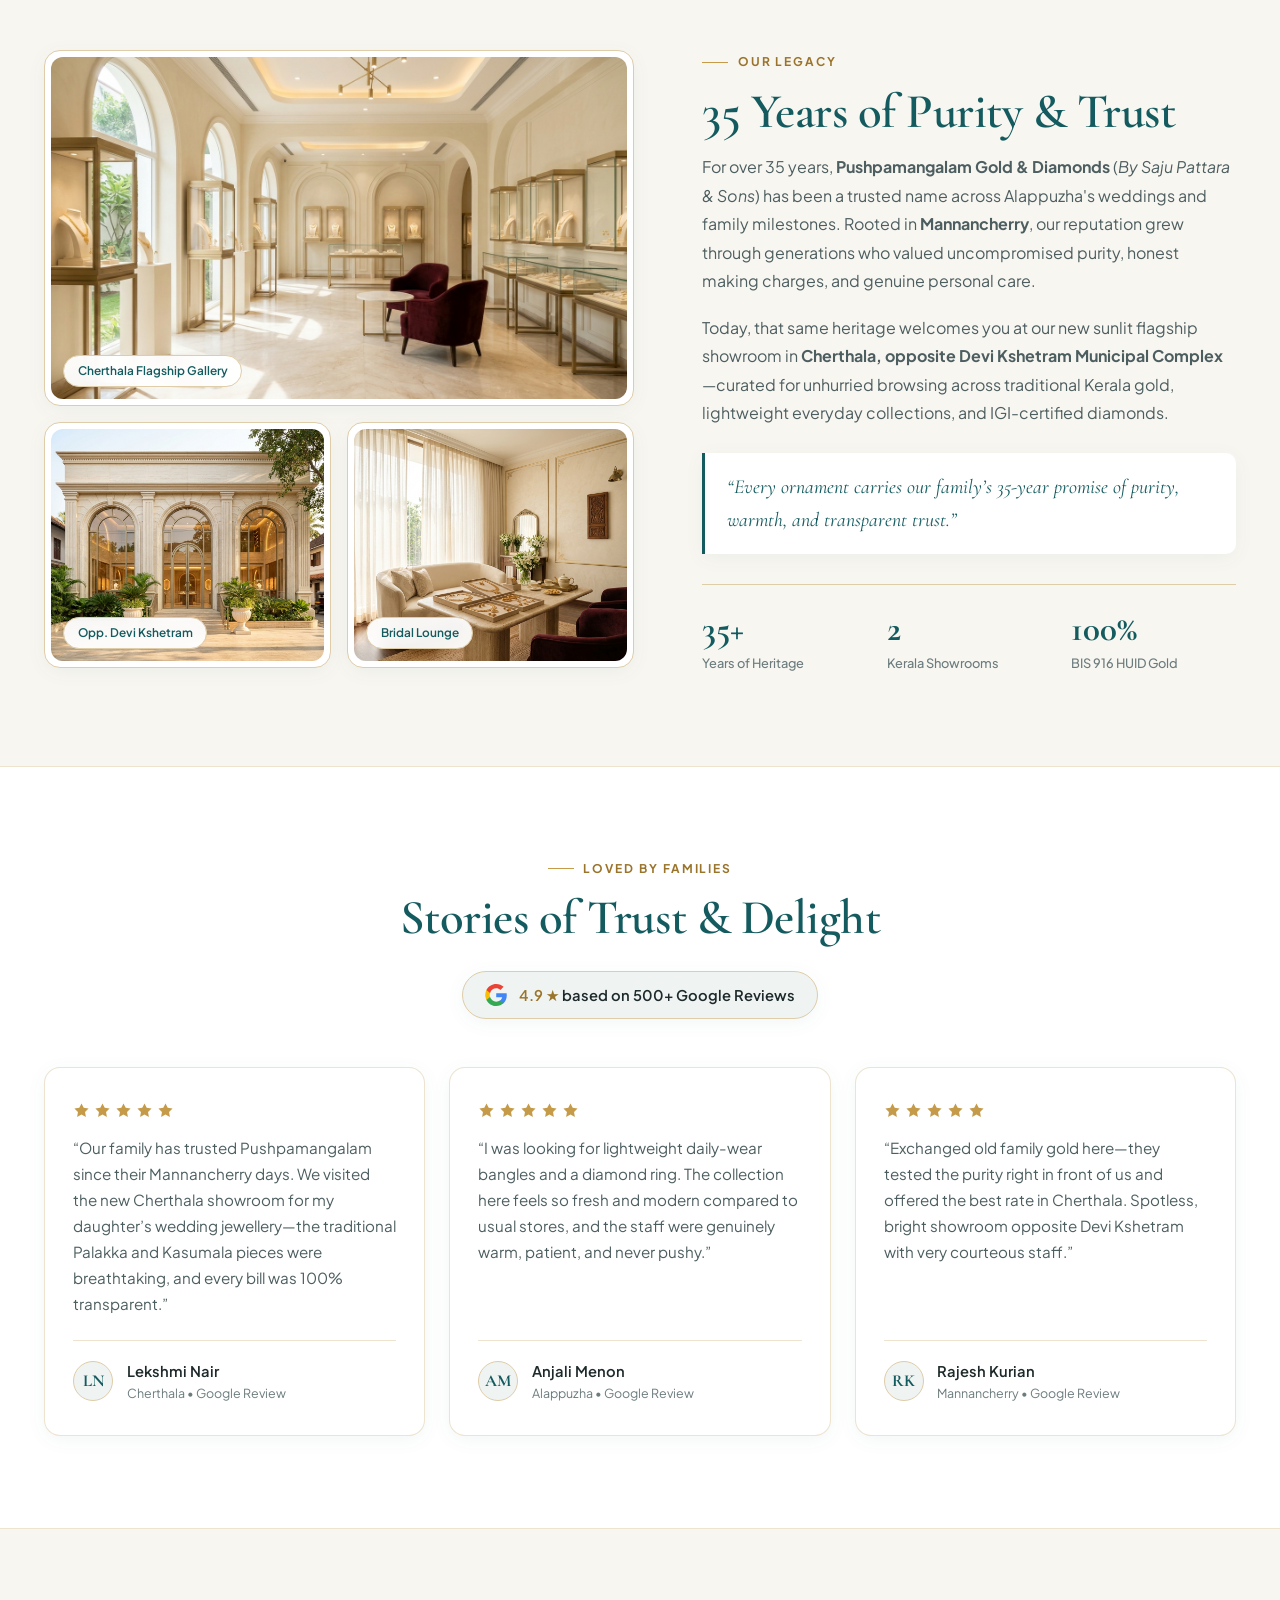
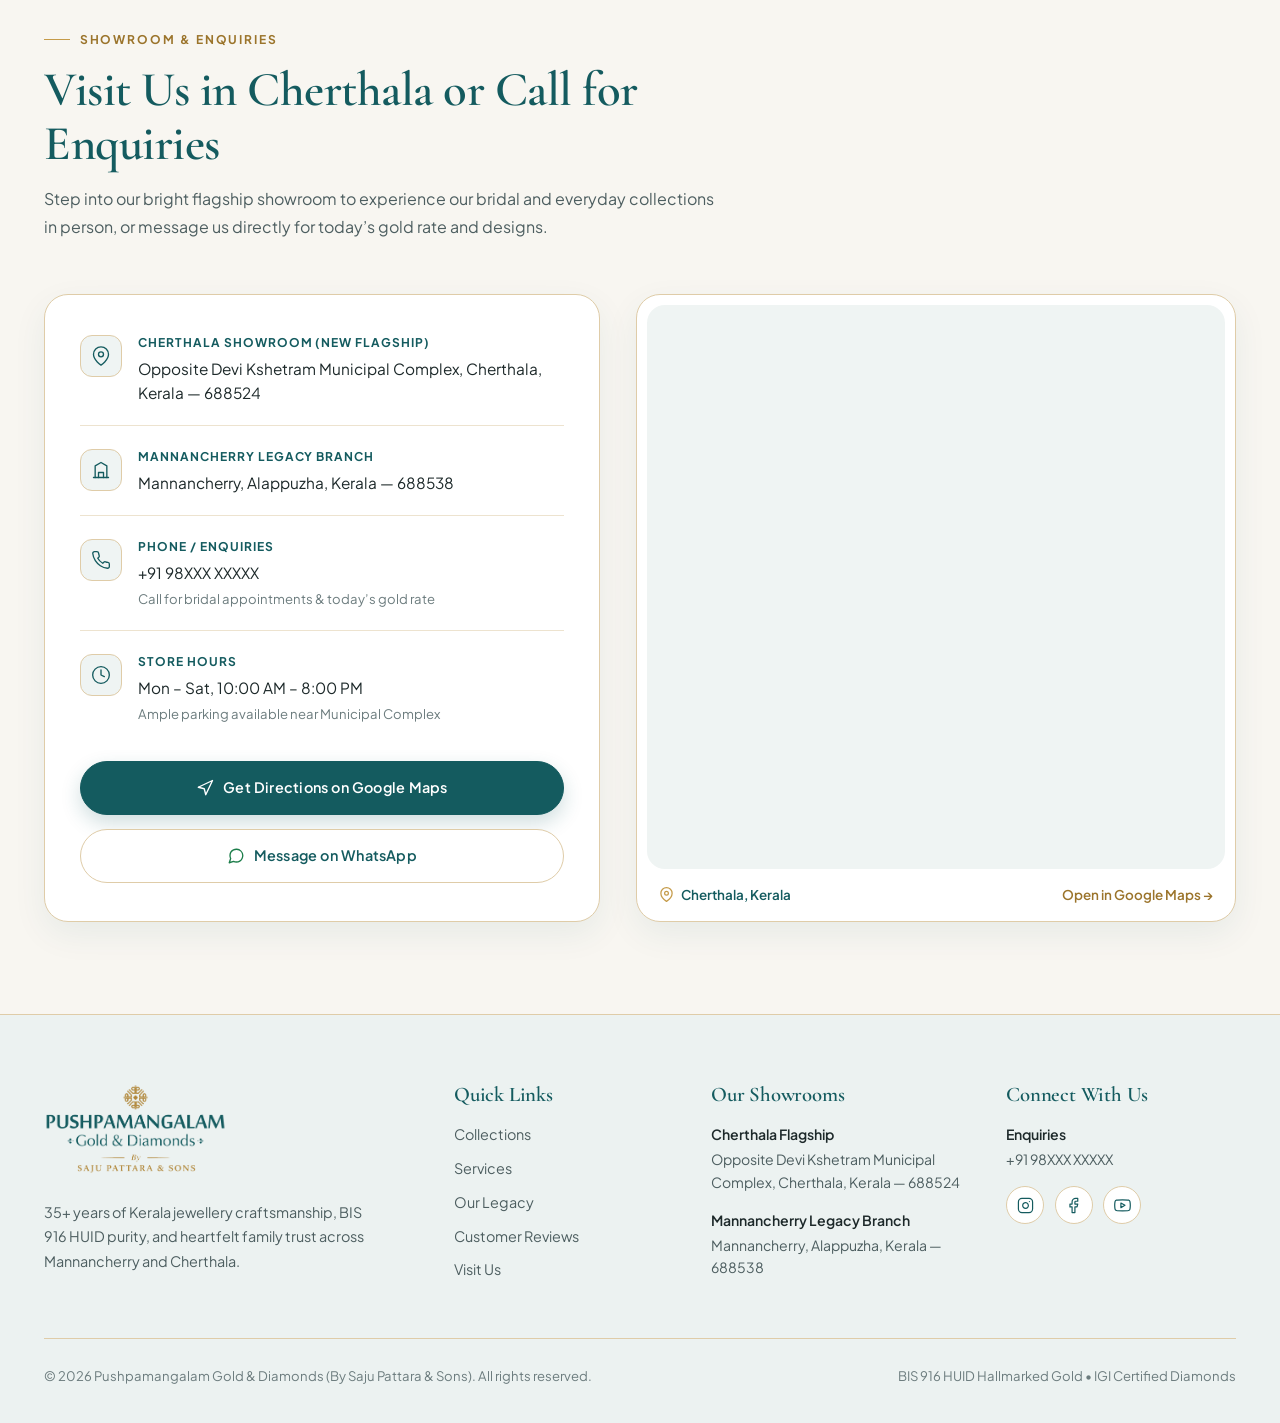
<file: v2/index.html>
<!DOCTYPE html>
<html lang="en">
<head>
  <meta charset="UTF-8" />
  <meta name="viewport" content="width=device-width, initial-scale=1.0" />

  <!-- ========================================================================
       PUSHPAMANGALAM GOLD & DIAMONDS — VERSION 2 (PEACOCK TEAL & CHAMPAGNE GOLD)
       [EDIT DATA: SEO & SOCIAL PREVIEW METADATA]
       NOTE: Phone, WhatsApp, addresses, hours, Google rating & social links
             are managed centrally in js/config.js (search "[EDIT DATA" across files).
       ======================================================================== -->
  <title>Pushpamangalam Gold &amp; Diamonds | By Saju Pattara &amp; Sons — Cherthala &amp; Mannancherry</title>
  <meta
    name="description"
    content="Pushpamangalam Gold &amp; Diamonds by Saju Pattara &amp; Sons — 35 years of trust in Mannancherry, now at our new flagship showroom in Cherthala opposite Devi Kshetram Municipal Complex."
  />
  <meta property="og:image" content="assets/images/logo-original.jpg" />
  <link rel="icon" type="image/png" href="assets/images/favicon.png" />

  <!-- Google Fonts: Cormorant Garamond (High-Contrast Heritage Serif) + Plus Jakarta Sans -->
  <link rel="preconnect" href="https://fonts.googleapis.com" />
  <link rel="preconnect" href="https://fonts.gstatic.com" crossorigin />
  <link
    href="https://fonts.googleapis.com/css2?family=Cormorant+Garamond:ital,wght@0,500;0,600;0,700;1,500;1,600&family=Plus+Jakarta+Sans:wght@400;500;600;700&display=swap"
    rel="stylesheet"
  />

  <link rel="stylesheet" href="css/styles.css" />
</head>
<body>

  <!-- [EDIT DATA: Top Announcement Ribbon Text] -->
  <div class="top-ribbon">
    <span>35 Years of Trust in Mannancherry</span> &bull; Now Open in Cherthala, Opp. Devi Kshetram Municipal Complex
  </div>

  <!-- ========================================================================
       1. STICKY NAVIGATION HEADER
       ======================================================================== -->
  <header class="site-header" id="site-header">
    <div class="container header-inner">

      <!-- OFFICIAL BRAND LOGO (Peacock Teal & Antique Gold Horizontal Lockup) -->
      <a href="#top" class="brand-logo" aria-label="Pushpamangalam Gold & Diamonds — By Saju Pattara & Sons Home">
        <img
          src="assets/images/logo-header-teal.png"
          alt="Pushpamangalam Gold &amp; Diamonds — By Saju Pattara &amp; Sons"
          class="brand-logo-img"
          width="204"
          height="54"
        />
      </a>

      <!-- Desktop Center Navigation -->
      <nav class="desktop-nav" aria-label="Primary Navigation">
        <a href="#collections" class="nav-link">Collections</a>
        <a href="#services" class="nav-link">Services</a>
        <a href="#legacy" class="nav-link">Our Legacy</a>
        <a href="#reviews" class="nav-link">Reviews</a>
        <a href="#visit-us" class="nav-link">Visit Us</a>
      </nav>

      <!-- Desktop Right Action Buttons (Managed via js/config.js) -->
      <div class="header-actions">
        <a
          href="https://wa.me/919800000000"
          target="_blank"
          rel="noopener noreferrer"
          class="btn btn--whatsapp btn--sm"
          data-whatsapp-link
        >
          <svg class="icon-wa" viewBox="0 0 24 24" fill="none" stroke="currentColor" stroke-width="1.8" stroke-linecap="round" stroke-linejoin="round" aria-hidden="true">
            <path d="M21 11.5a8.38 8.38 0 0 1-.9 3.8 8.5 8.5 0 0 1-7.6 4.7 8.38 8.38 0 0 1-3.8-.9L3 21l1.9-5.7a8.38 8.38 0 0 1-.9-3.8 8.5 8.5 0 0 1 4.7-7.6 8.38 8.38 0 0 1 3.8-.9h.5a8.48 8.48 0 0 1 8 8v.5z" />
          </svg>
          WhatsApp Us
        </a>

        <a href="tel:+919800000000" class="btn btn--primary btn--sm" data-phone-href>
          <svg viewBox="0 0 24 24" fill="none" stroke="currentColor" stroke-width="1.8" stroke-linecap="round" stroke-linejoin="round" aria-hidden="true">
            <path d="M22 16.92v3a2 2 0 0 1-2.18 2 19.79 19.79 0 0 1-8.63-3.07 19.5 19.5 0 0 1-6-6 19.79 19.79 0 0 1-3.07-8.67A2 2 0 0 1 4.11 2h3a2 2 0 0 1 2 1.72c.127.96.361 1.903.7 2.81a2 2 0 0 1-.45 2.11L8.09 9.91a16 16 0 0 0 6 6l1.27-1.27a2 2 0 0 1 2.11-.45c.907.339 1.85.573 2.81.7A2 2 0 0 1 22 16.92z" />
          </svg>
          Call Now
        </a>
      </div>

      <!-- Mobile Quick WhatsApp + Hamburger -->
      <div class="mobile-controls">
        <a
          href="https://wa.me/919800000000"
          target="_blank"
          rel="noopener noreferrer"
          class="mobile-icon-btn mobile-icon-btn--wa"
          aria-label="Chat on WhatsApp"
          data-whatsapp-link
        >
          <svg width="20" height="20" viewBox="0 0 24 24" fill="none" stroke="currentColor" stroke-width="1.9" stroke-linecap="round" stroke-linejoin="round" aria-hidden="true">
            <path d="M21 11.5a8.38 8.38 0 0 1-.9 3.8 8.5 8.5 0 0 1-7.6 4.7 8.38 8.38 0 0 1-3.8-.9L3 21l1.9-5.7a8.38 8.38 0 0 1-.9-3.8 8.5 8.5 0 0 1 4.7-7.6 8.38 8.38 0 0 1 3.8-.9h.5a8.48 8.48 0 0 1 8 8v.5z" />
          </svg>
        </a>

        <button
          type="button"
          id="mobile-menu-open"
          class="mobile-icon-btn"
          aria-label="Open navigation menu"
          aria-expanded="false"
          aria-controls="mobile-drawer"
        >
          <svg width="21" height="21" viewBox="0 0 24 24" fill="none" stroke="currentColor" stroke-width="1.9" stroke-linecap="round" aria-hidden="true">
            <line x1="4" y1="7" x2="20" y2="7" />
            <line x1="4" y1="12" x2="20" y2="12" />
            <line x1="4" y1="17" x2="20" y2="17" />
          </svg>
        </button>
      </div>

    </div>
  </header>

  <!-- Mobile Slide-Over Drawer -->
  <div class="mobile-drawer-backdrop" id="mobile-drawer-backdrop" aria-hidden="true"></div>
  <aside class="mobile-drawer" id="mobile-drawer" aria-label="Mobile Navigation" aria-hidden="true">
    <div class="mobile-drawer-header">
      <img
        src="assets/images/logo-header-teal.png"
        alt="Pushpamangalam Gold &amp; Diamonds — By Saju Pattara &amp; Sons"
        class="drawer-logo-img"
      />
      <button type="button" id="mobile-menu-close" class="mobile-icon-btn" aria-label="Close navigation menu">
        <svg width="20" height="20" viewBox="0 0 24 24" fill="none" stroke="currentColor" stroke-width="1.9" stroke-linecap="round" aria-hidden="true">
          <line x1="18" y1="6" x2="6" y2="18" />
          <line x1="6" y1="6" x2="18" y2="18" />
        </svg>
      </button>
    </div>

    <ul class="mobile-nav-list">
      <li><a href="#collections" class="mobile-nav-link">Collections <span aria-hidden="true">→</span></a></li>
      <li><a href="#services" class="mobile-nav-link">Services <span aria-hidden="true">→</span></a></li>
      <li><a href="#legacy" class="mobile-nav-link">Our Legacy <span aria-hidden="true">→</span></a></li>
      <li><a href="#reviews" class="mobile-nav-link">Reviews <span aria-hidden="true">→</span></a></li>
      <li><a href="#visit-us" class="mobile-nav-link">Visit Us <span aria-hidden="true">→</span></a></li>
    </ul>

    <div class="mobile-drawer-cta">
      <a href="tel:+919800000000" class="btn btn--primary" data-phone-href>Call Cherthala Showroom</a>
      <a
        href="https://wa.me/919800000000"
        target="_blank"
        rel="noopener noreferrer"
        class="btn btn--whatsapp"
        data-whatsapp-link
      >
        Chat on WhatsApp
      </a>
    </div>
  </aside>

  <main id="top">

    <!-- ======================================================================
         2. HERO SECTION (ARCHED EDITORIAL SPLIT LAYOUT)
         ====================================================================== -->
    <section class="hero" aria-label="Hero">
      <div class="container hero-grid">

        <div class="hero-content">
          <!-- [EDIT DATA: Hero Eyebrow Badge] -->
          <div class="hero-badge">
            <span class="hero-badge-dot" aria-hidden="true"></span>
            <span>35 Years of Trust in Mannancherry &bull; Now in Cherthala</span>
          </div>

          <!-- [EDIT DATA: Hero Main Headline] -->
          <h1 class="hero-title">
            Timeless Kerala Craftsmanship, <em>Crafted for Generations.</em>
          </h1>

          <!-- [EDIT DATA: Hero Subtext] -->
          <p class="hero-subtext">
            Discover BIS 916 hallmarked gold, certified diamonds, and bespoke bridal collections at our new Cherthala showroom — by Saju Pattara &amp; Sons.
          </p>

          <div class="hero-actions">
            <a href="#visit-us" class="btn btn--primary">
              <svg viewBox="0 0 24 24" fill="none" stroke="currentColor" stroke-width="1.8" stroke-linecap="round" stroke-linejoin="round" aria-hidden="true">
                <path d="M21 10c0 7-9 13-9 13s-9-6-9-13a9 9 0 0 1 18 0z" />
                <circle cx="12" cy="10" r="3" />
              </svg>
              Visit Us in Cherthala
            </a>

            <a
              href="https://wa.me/919800000000"
              target="_blank"
              rel="noopener noreferrer"
              class="btn btn--whatsapp"
              data-whatsapp-link
            >
              <svg class="icon-wa" viewBox="0 0 24 24" fill="none" stroke="currentColor" stroke-width="1.8" stroke-linecap="round" stroke-linejoin="round" aria-hidden="true">
                <path d="M21 11.5a8.38 8.38 0 0 1-.9 3.8 8.5 8.5 0 0 1-7.6 4.7 8.38 8.38 0 0 1-3.8-.9L3 21l1.9-5.7a8.38 8.38 0 0 1-.9-3.8 8.5 8.5 0 0 1 4.7-7.6 8.38 8.38 0 0 1 3.8-.9h.5a8.48 8.48 0 0 1 8 8v.5z" />
              </svg>
              Chat on WhatsApp
            </a>
          </div>

          <div class="hero-meta">
            <span class="hero-meta-item">
              <svg viewBox="0 0 24 24" fill="none" stroke="currentColor" stroke-width="1.8" stroke-linecap="round" stroke-linejoin="round" aria-hidden="true">
                <path d="M21 10c0 7-9 13-9 13s-9-6-9-13a9 9 0 0 1 18 0z" />
                <circle cx="12" cy="10" r="3" />
              </svg>
              Opp. Devi Kshetram Municipal Complex, Cherthala
            </span>
            <span class="hero-meta-item">
              <svg viewBox="0 0 24 24" fill="none" stroke="currentColor" stroke-width="1.8" stroke-linecap="round" stroke-linejoin="round" aria-hidden="true">
                <circle cx="12" cy="12" r="10" />
                <polyline points="12 6 12 12 16 14" />
              </svg>
              <span data-store-hours>Mon – Sat, 10:00 AM – 8:00 PM</span>
            </span>
          </div>
        </div>

        <!-- Arched Heritage Window Editorial Frame -->
        <div class="hero-visual">
          <div class="hero-arch-frame">
            <div class="hero-arch-wrap">
              <!-- [EDIT DATA: Hero Editorial Bridal Photograph] -->
              <img
                src="assets/images/hero-bridal.jpg"
                alt="Traditional Kerala bridal 22K gold jewellery — Kasumala, Palakka mala, Manga mala and gold jhumkas"
                width="768"
                height="1024"
              />
            </div>

            <div class="hero-floating-card">
              <span class="hero-floating-icon" aria-hidden="true">
                <svg width="20" height="20" viewBox="0 0 24 24" fill="none" stroke="currentColor" stroke-width="1.7" stroke-linecap="round" stroke-linejoin="round">
                  <path d="M12 22s8-4 8-10V5l-8-3-8 3v7c0 6 8 10 8 10z" />
                  <polyline points="9 12 11 14 15 10" />
                </svg>
              </span>
              <div>
                <div class="hero-floating-title">100% BIS 916 HUID</div>
                <div class="hero-floating-sub">Certified Purity &amp; Transparent Billing</div>
              </div>
            </div>
          </div>
        </div>

      </div>
    </section>

    <!-- ======================================================================
         3. TRUST & CERTIFICATION STRIP
         ====================================================================== -->
    <section class="trust-strip" aria-label="Certifications and Trust">
      <div class="container">
        <div class="trust-grid">

          <div class="trust-item">
            <span class="trust-icon" aria-hidden="true">
              <svg viewBox="0 0 24 24" fill="none" stroke="currentColor" stroke-width="1.6" stroke-linecap="round" stroke-linejoin="round">
                <circle cx="12" cy="8" r="6" />
                <path d="M15.477 12.89 17 22l-5-3-5 3 1.523-9.11" />
              </svg>
            </span>
            <span class="trust-label">35+ Years Legacy</span>
          </div>

          <div class="trust-item">
            <span class="trust-icon" aria-hidden="true">
              <svg viewBox="0 0 24 24" fill="none" stroke="currentColor" stroke-width="1.6" stroke-linecap="round" stroke-linejoin="round">
                <path d="M12 22s8-4 8-10V5l-8-3-8 3v7c0 6 8 10 8 10z" />
                <polyline points="9 12 11 14 15 10" />
              </svg>
            </span>
            <span class="trust-label">BIS 916 HUID Hallmarked</span>
          </div>

          <div class="trust-item">
            <span class="trust-icon" aria-hidden="true">
              <svg viewBox="0 0 24 24" fill="none" stroke="currentColor" stroke-width="1.6" stroke-linecap="round" stroke-linejoin="round">
                <path d="M6 3h12l4 6-10 13L2 9Z" />
                <path d="M11 3 8 9l4 13 4-13-3-6" />
                <path d="M2 9h20" />
              </svg>
            </span>
            <span class="trust-label">IGI Certified Diamonds</span>
          </div>

          <div class="trust-item">
            <span class="trust-icon" aria-hidden="true">
              <svg viewBox="0 0 24 24" fill="none" stroke="currentColor" stroke-width="1.6" stroke-linecap="round" stroke-linejoin="round">
                <path d="M3 12a9 9 0 0 1 15-6.7L21 8" />
                <path d="M21 3v5h-5" />
                <path d="M21 12a9 9 0 0 1-15 6.7L3 16" />
                <path d="M8 16H3v5" />
              </svg>
            </span>
            <span class="trust-label">100% Transparent Exchange</span>
          </div>

        </div>
      </div>
    </section>

    <!-- ======================================================================
         4. PRODUCT CATEGORIES GRID ("EXPLORE OUR COLLECTIONS")
         ====================================================================== -->
    <section class="section section--ivory" id="collections">
      <div class="container">

        <div class="section-header section-header--center reveal">
          <span class="eyebrow">Curated Fine Jewellery</span>
          <h2 class="section-title">Explore Our Collections</h2>
          <p class="section-subtitle">
            Heirloom Kerala bridal gold, delicate everyday pieces, and certified diamonds crafted with timeless care.
          </p>
        </div>

        <div class="collections-grid">

          <!-- Category 1 -->
          <article class="collection-card reveal">
            <div class="collection-media">
              <!-- [EDIT DATA: Replace assets/images/cat-bridal.jpg] -->
              <img src="assets/images/cat-bridal.jpg" alt="Bridal Collections" loading="lazy" />
              <span class="collection-num">01</span>
            </div>
            <div class="collection-body">
              <div>
                <h3 class="collection-title">Bridal Collections</h3>
                <p class="collection-caption">Grand Kerala wedding sets &amp; layered gold harams.</p>
              </div>
              <a href="https://wa.me/919800000000" target="_blank" rel="noopener noreferrer" class="collection-link" data-whatsapp-link data-whatsapp-category="Bridal Collections">
                Enquire on WhatsApp <span aria-hidden="true">→</span>
              </a>
            </div>
          </article>

          <!-- Category 2 -->
          <article class="collection-card reveal">
            <div class="collection-media">
              <!-- [EDIT DATA: Replace assets/images/cat-lightweight.jpg] -->
              <img src="assets/images/cat-lightweight.jpg" alt="Lightweight Jewellery" loading="lazy" />
              <span class="collection-num">02</span>
            </div>
            <div class="collection-body">
              <div>
                <h3 class="collection-title">Lightweight Jewellery</h3>
                <p class="collection-caption">Airy, contemporary 22K designs for effortless grace.</p>
              </div>
              <a href="https://wa.me/919800000000" target="_blank" rel="noopener noreferrer" class="collection-link" data-whatsapp-link data-whatsapp-category="Lightweight Jewellery">
                Enquire on WhatsApp <span aria-hidden="true">→</span>
              </a>
            </div>
          </article>

          <!-- Category 3 -->
          <article class="collection-card reveal">
            <div class="collection-media">
              <!-- [EDIT DATA: Replace assets/images/cat-traditional.jpg] -->
              <img src="assets/images/cat-traditional.jpg" alt="Traditional Kerala & Antique" loading="lazy" />
              <span class="collection-num">03</span>
            </div>
            <div class="collection-body">
              <div>
                <h3 class="collection-title">Traditional Kerala &amp; Antique</h3>
                <p class="collection-caption">Palakka, Kasumala, Manga mala &amp; Nagapadam heritage.</p>
              </div>
              <a href="https://wa.me/919800000000" target="_blank" rel="noopener noreferrer" class="collection-link" data-whatsapp-link data-whatsapp-category="Traditional Kerala & Antique">
                Enquire on WhatsApp <span aria-hidden="true">→</span>
              </a>
            </div>
          </article>

          <!-- Category 4 -->
          <article class="collection-card reveal">
            <div class="collection-media">
              <!-- [EDIT DATA: Replace assets/images/cat-diamonds.jpg] -->
              <img src="assets/images/cat-diamonds.jpg" alt="Certified Diamonds" loading="lazy" />
              <span class="collection-num">04</span>
            </div>
            <div class="collection-body">
              <div>
                <h3 class="collection-title">Certified Diamonds</h3>
                <p class="collection-caption">Brilliant IGI-certified solitaires, pendants &amp; rings.</p>
              </div>
              <a href="https://wa.me/919800000000" target="_blank" rel="noopener noreferrer" class="collection-link" data-whatsapp-link data-whatsapp-category="Certified Diamonds">
                Enquire on WhatsApp <span aria-hidden="true">→</span>
              </a>
            </div>
          </article>

          <!-- Category 5 -->
          <article class="collection-card reveal">
            <div class="collection-media">
              <!-- [EDIT DATA: Replace assets/images/cat-daily.jpg] -->
              <img src="assets/images/cat-daily.jpg" alt="Daily Wear" loading="lazy" />
              <span class="collection-num">05</span>
            </div>
            <div class="collection-body">
              <div>
                <h3 class="collection-title">Daily Wear</h3>
                <p class="collection-caption">Minimalist studs, bracelets &amp; chains for daily comfort.</p>
              </div>
              <a href="https://wa.me/919800000000" target="_blank" rel="noopener noreferrer" class="collection-link" data-whatsapp-link data-whatsapp-category="Daily Wear">
                Enquire on WhatsApp <span aria-hidden="true">→</span>
              </a>
            </div>
          </article>

          <!-- Category 6 -->
          <article class="collection-card reveal">
            <div class="collection-media">
              <!-- [EDIT DATA: Replace assets/images/cat-kids.jpg] -->
              <img src="assets/images/cat-kids.jpg" alt="Kids Collection" loading="lazy" />
              <span class="collection-num">06</span>
            </div>
            <div class="collection-body">
              <div>
                <h3 class="collection-title">Kids Collection</h3>
                <p class="collection-caption">Delicate baby bangles, nazariya &amp; cherished gifts.</p>
              </div>
              <a href="https://wa.me/919800000000" target="_blank" rel="noopener noreferrer" class="collection-link" data-whatsapp-link data-whatsapp-category="Kids Collection">
                Enquire on WhatsApp <span aria-hidden="true">→</span>
              </a>
            </div>
          </article>

          <!-- Category 7 -->
          <article class="collection-card reveal">
            <div class="collection-media">
              <!-- [EDIT DATA: Replace assets/images/cat-silver.jpg] -->
              <img src="assets/images/cat-silver.jpg" alt="Silver & Gifting" loading="lazy" />
              <span class="collection-num">07</span>
            </div>
            <div class="collection-body">
              <div>
                <h3 class="collection-title">Silver &amp; Gifting</h3>
                <p class="collection-caption">Fine sterling silver lamps, anklets &amp; auspicious keepsakes.</p>
              </div>
              <a href="https://wa.me/919800000000" target="_blank" rel="noopener noreferrer" class="collection-link" data-whatsapp-link data-whatsapp-category="Silver & Gifting">
                Enquire on WhatsApp <span aria-hidden="true">→</span>
              </a>
            </div>
          </article>

          <!-- Optional 8th Bespoke Concierge Card featuring Official Emblem -->
          <article class="collection-card collection-card--concierge reveal">
            <img src="assets/images/logo-emblem.png" alt="" class="concierge-emblem" aria-hidden="true" />
            <h3 class="collection-title">Private Bridal Viewing</h3>
            <p class="collection-caption">
              Share your wedding palette or custom ornament idea with our Cherthala stylists.
            </p>
            <a
              href="https://wa.me/919800000000"
              target="_blank"
              rel="noopener noreferrer"
              class="btn btn--outline-teal btn--sm"
              data-whatsapp-link
              data-whatsapp-category="Private Bridal Viewing / Custom Order"
            >
              Book on WhatsApp →
            </a>
          </article>

        </div>
      </div>
    </section>

    <!-- ======================================================================
         5. CORE SERVICES SECTION ("TAILORED TO YOU") — SPACIOUS 2x2 LAYOUT
         ====================================================================== -->
    <section class="section section--alabaster" id="services">
      <div class="container">

        <div class="section-header section-header--center reveal">
          <span class="eyebrow">Signature Hospitality</span>
          <h2 class="section-title">Tailored to You</h2>
          <p class="section-subtitle">
            Honest purity testing, calm personal guidance, and master Kerala artistry designed around every family's celebration.
          </p>
        </div>

        <div class="services-grid">

          <div class="service-card reveal">
            <div class="service-icon" aria-hidden="true">
              <svg viewBox="0 0 24 24" fill="none" stroke="currentColor" stroke-width="1.5" stroke-linecap="round" stroke-linejoin="round">
                <path d="M12 2L9 7l3 3 3-3-3-5z" />
                <path d="M5 10c0 5.5 3.5 9 7 11 3.5-2 7-5.5 7-11" />
                <path d="M8.5 11.5c1 2.2 2.2 3.6 3.5 4.5 1.3-.9 2.5-2.3 3.5-4.5" />
              </svg>
            </div>
            <div>
              <div class="service-num">01 &bull; Weddings</div>
              <h3 class="service-title">Bridal Consultations</h3>
              <p class="service-desc">
                Personalized styling for Kerala weddings, helping brides and families curate balanced heirloom sets across every ceremony.
              </p>
            </div>
          </div>

          <div class="service-card reveal">
            <div class="service-icon" aria-hidden="true">
              <svg viewBox="0 0 24 24" fill="none" stroke="currentColor" stroke-width="1.5" stroke-linecap="round" stroke-linejoin="round">
                <path d="M12 3c2 3.5 6 6 6 10a6 6 0 1 1-12 0c0-4 4-6.5 6-10z" />
                <path d="M12 10v6" />
              </svg>
            </div>
            <div>
              <div class="service-num">02 &bull; Everyday Grace</div>
              <h3 class="service-title">Lightweight Everyday Wear</h3>
              <p class="service-desc">
                Modern designs crafted for daily comfort—graceful, durable, and thoughtfully balanced for work, travel, and casual elegance.
              </p>
            </div>
          </div>

          <div class="service-card reveal">
            <div class="service-icon" aria-hidden="true">
              <svg viewBox="0 0 24 24" fill="none" stroke="currentColor" stroke-width="1.5" stroke-linecap="round" stroke-linejoin="round">
                <path d="M12 3v18" />
                <path d="M5 8h14" />
                <path d="M6 8l-3 6h6l-3-6z" />
                <path d="M18 8l-3 6h6l-3-6z" />
                <path d="M8 21h8" />
              </svg>
            </div>
            <div>
              <div class="service-num">03 &bull; Honest Value</div>
              <h3 class="service-title">Old Gold Exchange</h3>
              <p class="service-desc">
                Instant purity testing right before your eyes with zero hidden deductions and best live market value on every exchange.
              </p>
            </div>
          </div>

          <div class="service-card reveal">
            <div class="service-icon" aria-hidden="true">
              <svg viewBox="0 0 24 24" fill="none" stroke="currentColor" stroke-width="1.5" stroke-linecap="round" stroke-linejoin="round">
                <path d="M12 20h9" />
                <path d="M16.5 3.5a2.12 2.12 0 0 1 3 3L7 19l-4 1 1-4L16.5 3.5z" />
              </svg>
            </div>
            <div>
              <div class="service-num">04 &bull; Made to Order</div>
              <h3 class="service-title">Bespoke Customization</h3>
              <p class="service-desc">
                Bring your design sketches or cherished heirloom inspirations to life with our master Kerala goldsmiths.
              </p>
            </div>
          </div>

        </div>
      </div>
    </section>

    <!-- ======================================================================
         6. ABOUT US & SHOWROOM GALLERY ("35 YEARS OF PURITY & TRUST")
         ====================================================================== -->
    <section class="section section--ivory" id="legacy">
      <div class="container legacy-grid">

        <!-- Left: Bento Showroom Collage -->
        <div class="bento-gallery reveal">
          <figure class="bento-item bento-item--wide">
            <div class="bento-media">
              <!-- [EDIT DATA: Replace assets/images/showroom-interior.jpg] -->
              <img src="assets/images/showroom-interior.jpg" alt="Cherthala flagship jewellery gallery interior" loading="lazy" />
              <figcaption class="bento-caption">Cherthala Flagship Gallery</figcaption>
            </div>
          </figure>

          <figure class="bento-item">
            <div class="bento-media">
              <!-- [EDIT DATA: Replace assets/images/showroom-exterior.jpg] -->
              <img src="assets/images/showroom-exterior.jpg" alt="Cherthala showroom exterior opposite Devi Kshetram Municipal Complex" loading="lazy" />
              <figcaption class="bento-caption">Opp. Devi Kshetram</figcaption>
            </div>
          </figure>

          <figure class="bento-item">
            <div class="bento-media">
              <!-- [EDIT DATA: Replace assets/images/showroom-bridal.jpg] -->
              <img src="assets/images/showroom-bridal.jpg" alt="Private Kerala bridal consultation lounge" loading="lazy" />
              <figcaption class="bento-caption">Bridal Lounge</figcaption>
            </div>
          </figure>
        </div>

        <!-- Right: Warm Legacy Story -->
        <div class="legacy-copy reveal">
          <span class="eyebrow">Our Legacy</span>
          <h2 class="section-title">35 Years of Purity &amp; Trust</h2>

          <!-- [EDIT DATA: About Us Narrative] -->
          <p>
            For over 35 years, <strong>Pushpamangalam Gold &amp; Diamonds</strong> (<em>By Saju Pattara &amp; Sons</em>) has been a trusted name across Alappuzha's weddings and family milestones. Rooted in <strong>Mannancherry</strong>, our reputation grew through generations who valued uncompromised purity, honest making charges, and genuine personal care.
          </p>
          <p>
            Today, that same heritage welcomes you at our new sunlit flagship showroom in <strong>Cherthala, opposite Devi Kshetram Municipal Complex</strong>—curated for unhurried browsing across traditional Kerala gold, lightweight everyday collections, and IGI-certified diamonds.
          </p>

          <blockquote class="legacy-quote">
            “Every ornament carries our family’s 35-year promise of purity, warmth, and transparent trust.”
          </blockquote>

          <div class="legacy-stats">
            <div>
              <div class="stat-value">35+</div>
              <div class="stat-label">Years of Heritage</div>
            </div>
            <div>
              <div class="stat-value">2</div>
              <div class="stat-label">Kerala Showrooms</div>
            </div>
            <div>
              <div class="stat-value">100%</div>
              <div class="stat-label">BIS 916 HUID Gold</div>
            </div>
          </div>
        </div>

      </div>
    </section>

    <!-- ======================================================================
         7. SOCIAL PROOF & GOOGLE REVIEWS
         ====================================================================== -->
    <section class="section section--alabaster" id="reviews">
      <div class="container">

        <div class="reviews-header-wrap reveal">
          <span class="eyebrow">Loved by Families</span>
          <h2 class="section-title">Stories of Trust &amp; Delight</h2>

          <!-- [EDIT DATA: Google Rating Summary] Rating, count & URL auto-sync from js/config.js -->
          <a
            href="https://www.google.com/maps"
            target="_blank"
            rel="noopener noreferrer"
            class="google-rating-pill"
            data-google-reviews-url
          >
            <svg class="google-g-badge" viewBox="0 0 24 24" aria-hidden="true">
              <path fill="#4285F4" d="M23.745 12.27c0-.79-.07-1.54-.19-2.27h-11.3v4.51h6.47c-.29 1.48-1.14 2.73-2.4 3.58v3h3.86c2.26-2.09 3.56-5.17 3.56-8.82z"/>
              <path fill="#34A853" d="M12.255 24c3.24 0 5.95-1.08 7.93-2.91l-3.86-3c-1.08.72-2.45 1.16-4.07 1.16-3.13 0-5.78-2.11-6.73-4.96h-3.98v3.09C3.515 21.3 7.565 24 12.255 24z"/>
              <path fill="#FBBC05" d="M5.525 14.29c-.25-.72-.38-1.49-.38-2.29s.14-1.57.38-2.29V6.62h-3.98a11.86 11.86 0 0 0 0 10.76l3.98-3.09z"/>
              <path fill="#EA4335" d="M12.255 4.75c1.77 0 3.35.61 4.6 1.8l3.42-3.42C18.205 1.19 15.495 0 12.255 0c-4.69 0-8.74 2.7-10.71 6.62l3.98 3.09c.95-2.85 3.6-4.96 6.73-4.96z"/>
            </svg>
            <span class="rating-text">
              <span class="rating-star-accent"><span data-google-rating>4.9</span> ★</span> based on <span data-google-count>500+</span> Google Reviews
            </span>
          </a>
        </div>

        <!-- [EDIT DATA: Customer Testimonials] Replace quotes, initials, names & cities with verified Google Reviews -->
        <div class="reviews-grid">
          <!-- [EDIT DATA: Testimonial 1 — Quote, Initials, Name & City] -->
          <article class="review-card reveal">
            <div>
              <div class="review-stars" aria-label="5 out of 5 stars">
                <svg viewBox="0 0 24 24"><path d="M12 2l3.09 6.26L22 9.27l-5 4.87 1.18 6.88L12 17.77l-6.18 3.25L7 14.14 2 9.27l6.91-1.01L12 2z"/></svg>
                <svg viewBox="0 0 24 24"><path d="M12 2l3.09 6.26L22 9.27l-5 4.87 1.18 6.88L12 17.77l-6.18 3.25L7 14.14 2 9.27l6.91-1.01L12 2z"/></svg>
                <svg viewBox="0 0 24 24"><path d="M12 2l3.09 6.26L22 9.27l-5 4.87 1.18 6.88L12 17.77l-6.18 3.25L7 14.14 2 9.27l6.91-1.01L12 2z"/></svg>
                <svg viewBox="0 0 24 24"><path d="M12 2l3.09 6.26L22 9.27l-5 4.87 1.18 6.88L12 17.77l-6.18 3.25L7 14.14 2 9.27l6.91-1.01L12 2z"/></svg>
                <svg viewBox="0 0 24 24"><path d="M12 2l3.09 6.26L22 9.27l-5 4.87 1.18 6.88L12 17.77l-6.18 3.25L7 14.14 2 9.27l6.91-1.01L12 2z"/></svg>
              </div>
              <p class="review-quote">
                “Our family has trusted Pushpamangalam since their Mannancherry days. We visited the new Cherthala showroom for my daughter’s wedding jewellery—the traditional Palakka and Kasumala pieces were breathtaking, and every bill was 100% transparent.”
              </p>
            </div>
            <div class="review-author">
              <div class="review-avatar" aria-hidden="true">LN</div>
              <div>
                <div class="review-name">Lekshmi Nair</div>
                <div class="review-meta">Cherthala &bull; Google Review</div>
              </div>
            </div>
          </article>

          <article class="review-card reveal">
            <div>
              <div class="review-stars" aria-label="5 out of 5 stars">
                <svg viewBox="0 0 24 24"><path d="M12 2l3.09 6.26L22 9.27l-5 4.87 1.18 6.88L12 17.77l-6.18 3.25L7 14.14 2 9.27l6.91-1.01L12 2z"/></svg>
                <svg viewBox="0 0 24 24"><path d="M12 2l3.09 6.26L22 9.27l-5 4.87 1.18 6.88L12 17.77l-6.18 3.25L7 14.14 2 9.27l6.91-1.01L12 2z"/></svg>
                <svg viewBox="0 0 24 24"><path d="M12 2l3.09 6.26L22 9.27l-5 4.87 1.18 6.88L12 17.77l-6.18 3.25L7 14.14 2 9.27l6.91-1.01L12 2z"/></svg>
                <svg viewBox="0 0 24 24"><path d="M12 2l3.09 6.26L22 9.27l-5 4.87 1.18 6.88L12 17.77l-6.18 3.25L7 14.14 2 9.27l6.91-1.01L12 2z"/></svg>
                <svg viewBox="0 0 24 24"><path d="M12 2l3.09 6.26L22 9.27l-5 4.87 1.18 6.88L12 17.77l-6.18 3.25L7 14.14 2 9.27l6.91-1.01L12 2z"/></svg>
              </div>
              <p class="review-quote">
                “I was looking for lightweight daily-wear bangles and a diamond ring. The collection here feels so fresh and modern compared to usual stores, and the staff were genuinely warm, patient, and never pushy.”
              </p>
            </div>
            <div class="review-author">
              <div class="review-avatar" aria-hidden="true">AM</div>
              <div>
                <div class="review-name">Anjali Menon</div>
                <div class="review-meta">Alappuzha &bull; Google Review</div>
              </div>
            </div>
          </article>

          <article class="review-card reveal">
            <div>
              <div class="review-stars" aria-label="5 out of 5 stars">
                <svg viewBox="0 0 24 24"><path d="M12 2l3.09 6.26L22 9.27l-5 4.87 1.18 6.88L12 17.77l-6.18 3.25L7 14.14 2 9.27l6.91-1.01L12 2z"/></svg>
                <svg viewBox="0 0 24 24"><path d="M12 2l3.09 6.26L22 9.27l-5 4.87 1.18 6.88L12 17.77l-6.18 3.25L7 14.14 2 9.27l6.91-1.01L12 2z"/></svg>
                <svg viewBox="0 0 24 24"><path d="M12 2l3.09 6.26L22 9.27l-5 4.87 1.18 6.88L12 17.77l-6.18 3.25L7 14.14 2 9.27l6.91-1.01L12 2z"/></svg>
                <svg viewBox="0 0 24 24"><path d="M12 2l3.09 6.26L22 9.27l-5 4.87 1.18 6.88L12 17.77l-6.18 3.25L7 14.14 2 9.27l6.91-1.01L12 2z"/></svg>
                <svg viewBox="0 0 24 24"><path d="M12 2l3.09 6.26L22 9.27l-5 4.87 1.18 6.88L12 17.77l-6.18 3.25L7 14.14 2 9.27l6.91-1.01L12 2z"/></svg>
              </div>
              <p class="review-quote">
                “Exchanged old family gold here—they tested the purity right in front of us and offered the best rate in Cherthala. Spotless, bright showroom opposite Devi Kshetram with very courteous staff.”
              </p>
            </div>
            <div class="review-author">
              <div class="review-avatar" aria-hidden="true">RK</div>
              <div>
                <div class="review-name">Rajesh Kurian</div>
                <div class="review-meta">Mannancherry &bull; Google Review</div>
              </div>
            </div>
          </article>
        </div>

      </div>
    </section>

    <!-- ======================================================================
         8. VISIT US / LOCATION & CONTACT SECTION
         ====================================================================== -->
    <section class="section section--ivory" id="visit-us">
      <div class="container">

        <div class="section-header reveal">
          <span class="eyebrow">Showroom &amp; Enquiries</span>
          <h2 class="section-title">Visit Us in Cherthala or Call for Enquiries</h2>
          <p class="section-subtitle">
            Step into our bright flagship showroom to experience our bridal and everyday collections in person, or message us directly for today’s gold rate and designs.
          </p>
        </div>

        <div class="visit-grid">

          <div class="contact-card reveal">
            <div class="contact-list">

              <div class="contact-item">
                <span class="contact-icon" aria-hidden="true">
                  <svg viewBox="0 0 24 24" fill="none" stroke="currentColor" stroke-width="1.6" stroke-linecap="round" stroke-linejoin="round">
                    <path d="M21 10c0 7-9 13-9 13s-9-6-9-13a9 9 0 0 1 18 0z" />
                    <circle cx="12" cy="10" r="3" />
                  </svg>
                </span>
                <div>
                  <div class="contact-label">Cherthala Showroom (New Flagship)</div>
                  <!-- [EDIT DATA: Cherthala Address & PIN] Auto-synced from js/config.js -->
                  <div class="contact-value" data-cherthala-address>
                    Opposite Devi Kshetram Municipal Complex, Cherthala, Kerala — 688524
                  </div>
                </div>
              </div>

              <div class="contact-item">
                <span class="contact-icon" aria-hidden="true">
                  <svg viewBox="0 0 24 24" fill="none" stroke="currentColor" stroke-width="1.6" stroke-linecap="round" stroke-linejoin="round">
                    <path d="M3 21h18" />
                    <path d="M5 21V7l7-4 7 4v14" />
                    <path d="M9 21v-6h6v6" />
                  </svg>
                </span>
                <div>
                  <div class="contact-label">Mannancherry Legacy Branch</div>
                  <!-- [EDIT DATA: Mannancherry Address & PIN] Auto-synced from js/config.js -->
                  <div class="contact-value" data-mannancherry-address>
                    Mannancherry, Alappuzha, Kerala — 688538
                  </div>
                </div>
              </div>

              <div class="contact-item">
                <span class="contact-icon" aria-hidden="true">
                  <svg viewBox="0 0 24 24" fill="none" stroke="currentColor" stroke-width="1.6" stroke-linecap="round" stroke-linejoin="round">
                    <path d="M22 16.92v3a2 2 0 0 1-2.18 2 19.79 19.79 0 0 1-8.63-3.07 19.5 19.5 0 0 1-6-6 19.79 19.79 0 0 1-3.07-8.67A2 2 0 0 1 4.11 2h3a2 2 0 0 1 2 1.72c.127.96.361 1.903.7 2.81a2 2 0 0 1-.45 2.11L8.09 9.91a16 16 0 0 0 6 6l1.27-1.27a2 2 0 0 1 2.11-.45c.907.339 1.85.573 2.81.7A2 2 0 0 1 22 16.92z" />
                  </svg>
                </span>
                <div>
                  <div class="contact-label">Phone / Enquiries</div>
                  <!-- [EDIT DATA: Phone Number] Auto-synced from js/config.js -->
                  <div class="contact-value">
                    <a href="tel:+919800000000" data-phone-href data-phone-display>+91 98XXX XXXXX</a>
                  </div>
                  <div class="contact-sub">Call for bridal appointments &amp; today’s gold rate</div>
                </div>
              </div>

              <div class="contact-item">
                <span class="contact-icon" aria-hidden="true">
                  <svg viewBox="0 0 24 24" fill="none" stroke="currentColor" stroke-width="1.6" stroke-linecap="round" stroke-linejoin="round">
                    <circle cx="12" cy="12" r="10" />
                    <polyline points="12 6 12 12 16 14" />
                  </svg>
                </span>
                <div>
                  <div class="contact-label">Store Hours</div>
                  <!-- [EDIT DATA: Store Hours & Parking Note] Synced from js/config.js -->
                  <div class="contact-value" data-store-hours>Mon – Sat, 10:00 AM – 8:00 PM</div>
                  <div class="contact-sub" data-parking-note>Ample parking available near Municipal Complex</div>
                </div>
              </div>

            </div>

            <div class="contact-actions">
              <a
                href="https://www.google.com/maps/search/?api=1&query=Devi+Kshetram+Municipal+Complex+Cherthala+Kerala"
                target="_blank"
                rel="noopener noreferrer"
                class="btn btn--primary"
                data-cherthala-directions
              >
                <svg viewBox="0 0 24 24" fill="none" stroke="currentColor" stroke-width="1.8" stroke-linecap="round" stroke-linejoin="round" aria-hidden="true">
                  <polygon points="3 11 22 2 13 21 11 13 3 11" />
                </svg>
                Get Directions on Google Maps
              </a>

              <a
                href="https://wa.me/919800000000"
                target="_blank"
                rel="noopener noreferrer"
                class="btn btn--whatsapp"
                data-whatsapp-link
              >
                <svg class="icon-wa" viewBox="0 0 24 24" fill="none" stroke="currentColor" stroke-width="1.8" stroke-linecap="round" stroke-linejoin="round" aria-hidden="true">
                  <path d="M21 11.5a8.38 8.38 0 0 1-.9 3.8 8.5 8.5 0 0 1-7.6 4.7 8.38 8.38 0 0 1-3.8-.9L3 21l1.9-5.7a8.38 8.38 0 0 1-.9-3.8 8.5 8.5 0 0 1 4.7-7.6 8.38 8.38 0 0 1 3.8-.9h.5a8.48 8.48 0 0 1 8 8v.5z" />
                </svg>
                Message on WhatsApp
              </a>
            </div>
          </div>

          <div class="map-card reveal">
            <div class="map-frame-wrap">
              <!-- [EDIT DATA: Google Maps Embed Iframe URL]
                   Google Maps -> Search your Cherthala Showroom -> Share -> Embed a map -> Copy iframe src -->
              <iframe
                title="Pushpamangalam Gold & Diamonds Cherthala Showroom Map"
                src="https://maps.google.com/maps?q=Devi%20Kshetram%20Cherthala%20Kerala&t=&z=16&ie=UTF8&iwloc=&output=embed"
                loading="lazy"
                referrerpolicy="no-referrer-when-downgrade"
                allowfullscreen
              ></iframe>
            </div>

            <div class="map-footer-bar">
              <span class="map-pin-label">
                <svg width="15" height="15" viewBox="0 0 24 24" fill="none" stroke="#C59B49" stroke-width="2" stroke-linecap="round" stroke-linejoin="round" aria-hidden="true">
                  <path d="M21 10c0 7-9 13-9 13s-9-6-9-13a9 9 0 0 1 18 0z" />
                  <circle cx="12" cy="10" r="3" />
                </svg>
                Cherthala, Kerala
              </span>
              <a
                href="https://www.google.com/maps/search/?api=1&query=Devi+Kshetram+Municipal+Complex+Cherthala+Kerala"
                target="_blank"
                rel="noopener noreferrer"
                class="map-open-link"
                data-cherthala-directions
              >
                Open in Google Maps →
              </a>
            </div>
          </div>

        </div>
      </div>
    </section>

  </main>

  <!-- ========================================================================
       9. CLEAN FOOTER & FLOATING CALLBACKS
       ======================================================================== -->
  <footer class="site-footer">
    <div class="container">
      <div class="footer-grid">

        <div>
          <a href="#top" class="footer-logo-link" aria-label="Pushpamangalam Gold & Diamonds — By Saju Pattara & Sons">
            <img
              src="assets/images/logo-full-teal.png"
              alt="Pushpamangalam Gold &amp; Diamonds — By Saju Pattara &amp; Sons"
              class="footer-logo-img"
              width="196"
              height="98"
            />
          </a>
          <p class="footer-brand-desc">
            35+ years of Kerala jewellery craftsmanship, BIS 916 HUID purity, and heartfelt family trust across Mannancherry and Cherthala.
          </p>
        </div>

        <div>
          <h3 class="footer-heading">Quick Links</h3>
          <ul class="footer-links">
            <li><a href="#collections">Collections</a></li>
            <li><a href="#services">Services</a></li>
            <li><a href="#legacy">Our Legacy</a></li>
            <li><a href="#reviews">Customer Reviews</a></li>
            <li><a href="#visit-us">Visit Us</a></li>
          </ul>
        </div>

        <div>
          <h3 class="footer-heading">Our Showrooms</h3>
          <div class="footer-branch">
            <strong>Cherthala Flagship</strong>
            <span data-cherthala-address>Opposite Devi Kshetram Municipal Complex, Cherthala, Kerala — 688524</span>
          </div>
          <div class="footer-branch">
            <strong>Mannancherry Legacy Branch</strong>
            <span data-mannancherry-address>Mannancherry, Alappuzha, Kerala — 688538</span>
          </div>
        </div>

        <div>
          <h3 class="footer-heading">Connect With Us</h3>
          <p class="footer-branch">
            <strong>Enquiries</strong>
            <a href="tel:+919800000000" data-phone-href data-phone-display>+91 98XXX XXXXX</a>
          </p>
          <div class="social-links" aria-label="Social Media">
            <a href="#" target="_blank" rel="noopener noreferrer" class="social-btn" aria-label="Instagram" data-social="instagram">
              <svg viewBox="0 0 24 24" fill="none" stroke="currentColor" stroke-width="1.7" stroke-linecap="round" stroke-linejoin="round" aria-hidden="true">
                <rect x="2" y="2" width="20" height="20" rx="5" ry="5" />
                <path d="M16 11.37A4 4 0 1 1 12.63 8 4 4 0 0 1 16 11.37z" />
                <line x1="17.5" y1="6.5" x2="17.51" y2="6.5" />
              </svg>
            </a>
            <a href="#" target="_blank" rel="noopener noreferrer" class="social-btn" aria-label="Facebook" data-social="facebook">
              <svg viewBox="0 0 24 24" fill="none" stroke="currentColor" stroke-width="1.7" stroke-linecap="round" stroke-linejoin="round" aria-hidden="true">
                <path d="M18 2h-3a5 5 0 0 0-5 5v3H7v4h3v8h4v-8h3l1-4h-4V7a1 1 0 0 1 1-1h3z" />
              </svg>
            </a>
            <a href="#" target="_blank" rel="noopener noreferrer" class="social-btn" aria-label="YouTube" data-social="youtube">
              <svg viewBox="0 0 24 24" fill="none" stroke="currentColor" stroke-width="1.7" stroke-linecap="round" stroke-linejoin="round" aria-hidden="true">
                <path d="M22.54 6.42a2.78 2.78 0 0 0-1.94-2C18.88 4 12 4 12 4s-6.88 0-8.6.46a2.78 2.78 0 0 0-1.94 2A29 29 0 0 0 1 11.75a29 29 0 0 0 .46 5.33A2.78 2.78 0 0 0 3.4 19c1.72.46 8.6.46 8.6.46s6.88 0 8.6-.46a2.78 2.78 0 0 0 1.94-2 29 29 0 0 0 .46-5.25 29 29 0 0 0-.46-5.33z" />
                <polygon points="9.75 15.02 15.5 11.75 9.75 8.48 9.75 15.02" />
              </svg>
            </a>
          </div>
        </div>

      </div>

      <div class="footer-bottom">
        <p>&copy; <span id="current-year">2026</span> Pushpamangalam Gold &amp; Diamonds (By Saju Pattara &amp; Sons). All rights reserved.</p>
        <p>BIS 916 HUID Hallmarked Gold &bull; IGI Certified Diamonds</p>
      </div>
    </div>
  </footer>

  <!-- DESKTOP FLOATING WHATSAPP -->
  <a
    href="https://wa.me/919800000000"
    target="_blank"
    rel="noopener noreferrer"
    class="floating-whatsapp"
    aria-label="Chat with Pushpamangalam Gold & Diamonds on WhatsApp"
    data-whatsapp-link
  >
    <span class="floating-whatsapp-badge" aria-hidden="true">
      <svg viewBox="0 0 24 24" fill="none" stroke="currentColor" stroke-width="1.9" stroke-linecap="round" stroke-linejoin="round">
        <path d="M21 11.5a8.38 8.38 0 0 1-.9 3.8 8.5 8.5 0 0 1-7.6 4.7 8.38 8.38 0 0 1-3.8-.9L3 21l1.9-5.7a8.38 8.38 0 0 1-.9-3.8 8.5 8.5 0 0 1 4.7-7.6 8.38 8.38 0 0 1 3.8-.9h.5a8.48 8.48 0 0 1 8 8v.5z" />
      </svg>
    </span>
    <span>WhatsApp Us</span>
  </a>

  <!-- MOBILE STICKY BOTTOM BAR -->
  <nav class="mobile-sticky-bar" aria-label="Quick Contact Actions">
    <div class="mobile-sticky-grid">
      <a href="tel:+919800000000" class="mobile-bar-btn mobile-bar-btn--call" data-phone-href>
        <svg viewBox="0 0 24 24" fill="none" stroke="currentColor" stroke-width="1.9" stroke-linecap="round" stroke-linejoin="round" aria-hidden="true">
          <path d="M22 16.92v3a2 2 0 0 1-2.18 2 19.79 19.79 0 0 1-8.63-3.07 19.5 19.5 0 0 1-6-6 19.79 19.79 0 0 1-3.07-8.67A2 2 0 0 1 4.11 2h3a2 2 0 0 1 2 1.72c.127.96.361 1.903.7 2.81a2 2 0 0 1-.45 2.11L8.09 9.91a16 16 0 0 0 6 6l1.27-1.27a2 2 0 0 1 2.11-.45c.907.339 1.85.573 2.81.7A2 2 0 0 1 22 16.92z" />
        </svg>
        Call
      </a>

      <a
        href="https://wa.me/919800000000"
        target="_blank"
        rel="noopener noreferrer"
        class="mobile-bar-btn mobile-bar-btn--wa"
        data-whatsapp-link
      >
        <svg viewBox="0 0 24 24" fill="none" stroke="currentColor" stroke-width="1.9" stroke-linecap="round" stroke-linejoin="round" aria-hidden="true">
          <path d="M21 11.5a8.38 8.38 0 0 1-.9 3.8 8.5 8.5 0 0 1-7.6 4.7 8.38 8.38 0 0 1-3.8-.9L3 21l1.9-5.7a8.38 8.38 0 0 1-.9-3.8 8.5 8.5 0 0 1 4.7-7.6 8.38 8.38 0 0 1 3.8-.9h.5a8.48 8.48 0 0 1 8 8v.5z" />
        </svg>
        WhatsApp
      </a>

      <a
        href="https://www.google.com/maps/search/?api=1&query=Devi+Kshetram+Municipal+Complex+Cherthala+Kerala"
        target="_blank"
        rel="noopener noreferrer"
        class="mobile-bar-btn mobile-bar-btn--directions"
        data-cherthala-directions
      >
        <svg viewBox="0 0 24 24" fill="none" stroke="currentColor" stroke-width="1.9" stroke-linecap="round" stroke-linejoin="round" aria-hidden="true">
          <polygon points="3 11 22 2 13 21 11 13 3 11" />
        </svg>
        Directions
      </a>
    </div>
  </nav>

  <script src="js/config.js"></script>
  <script src="js/main.js"></script>
</body>
</html>
</file>
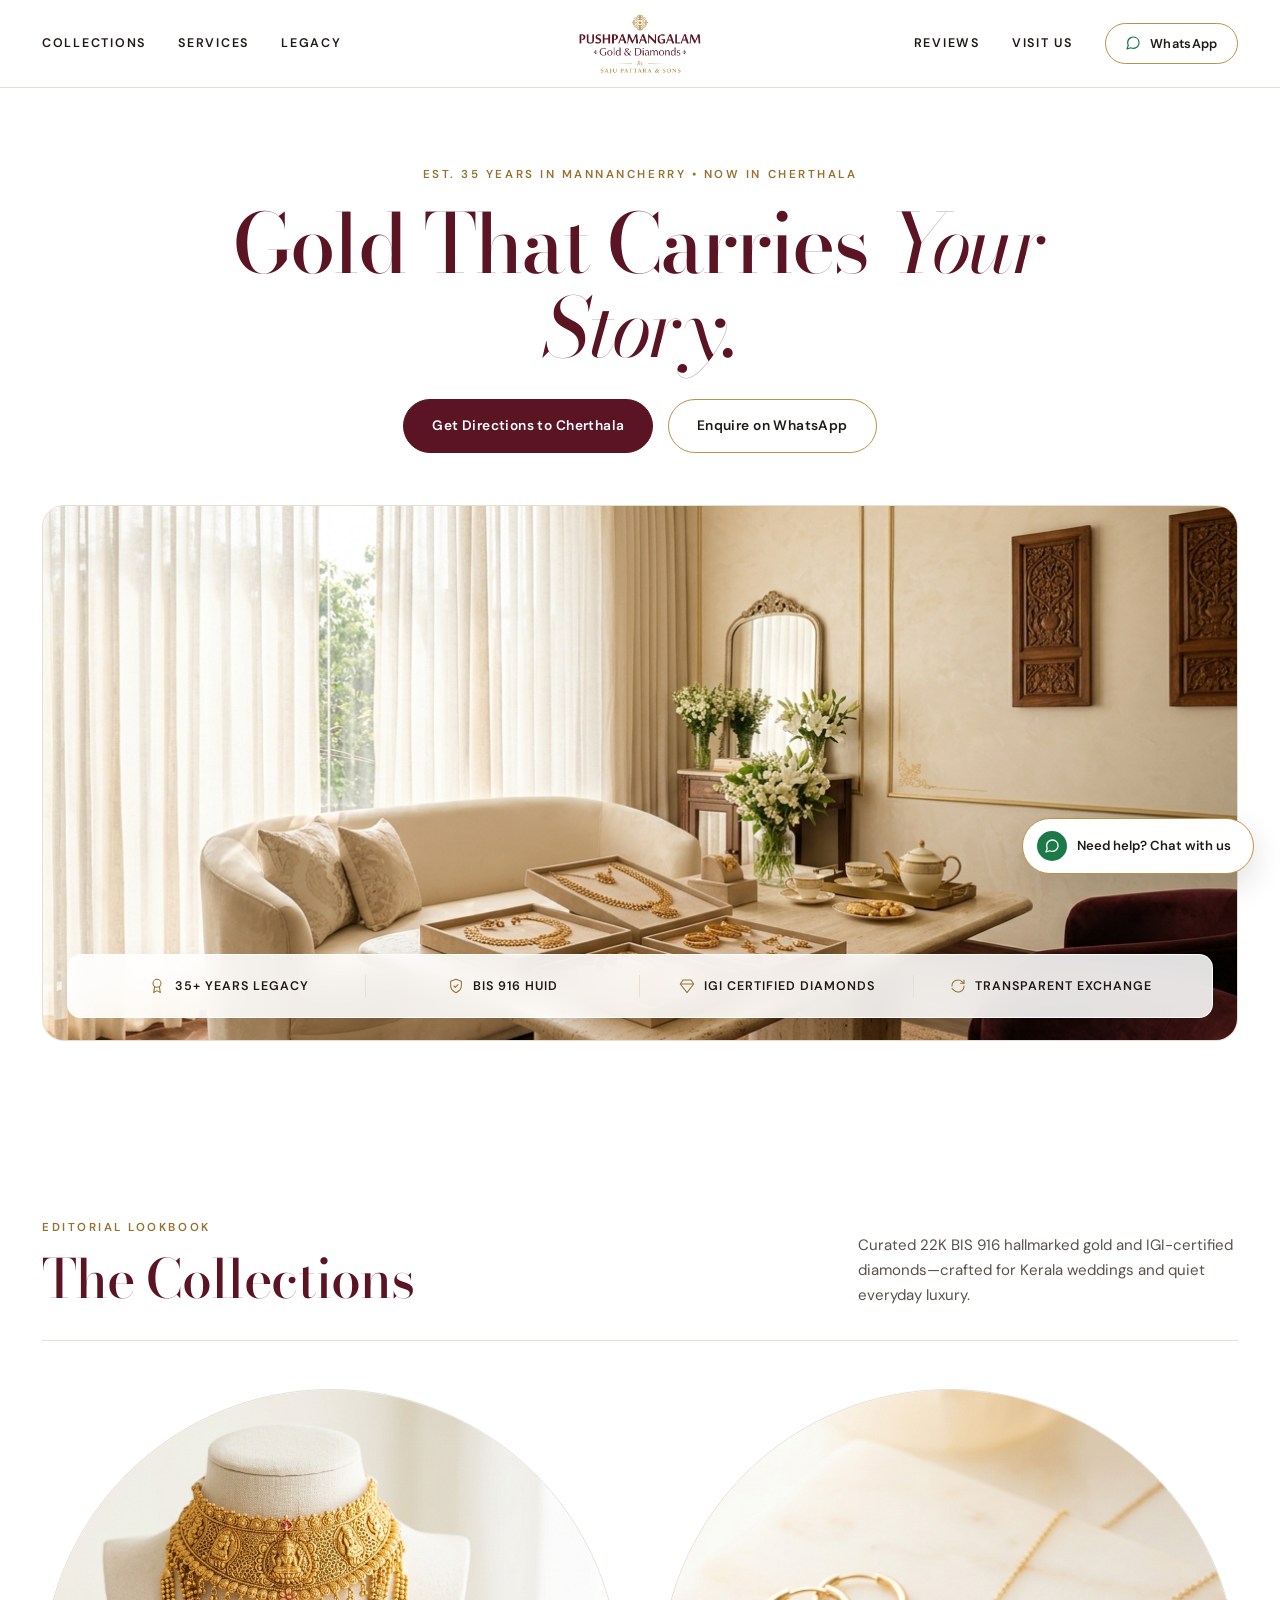
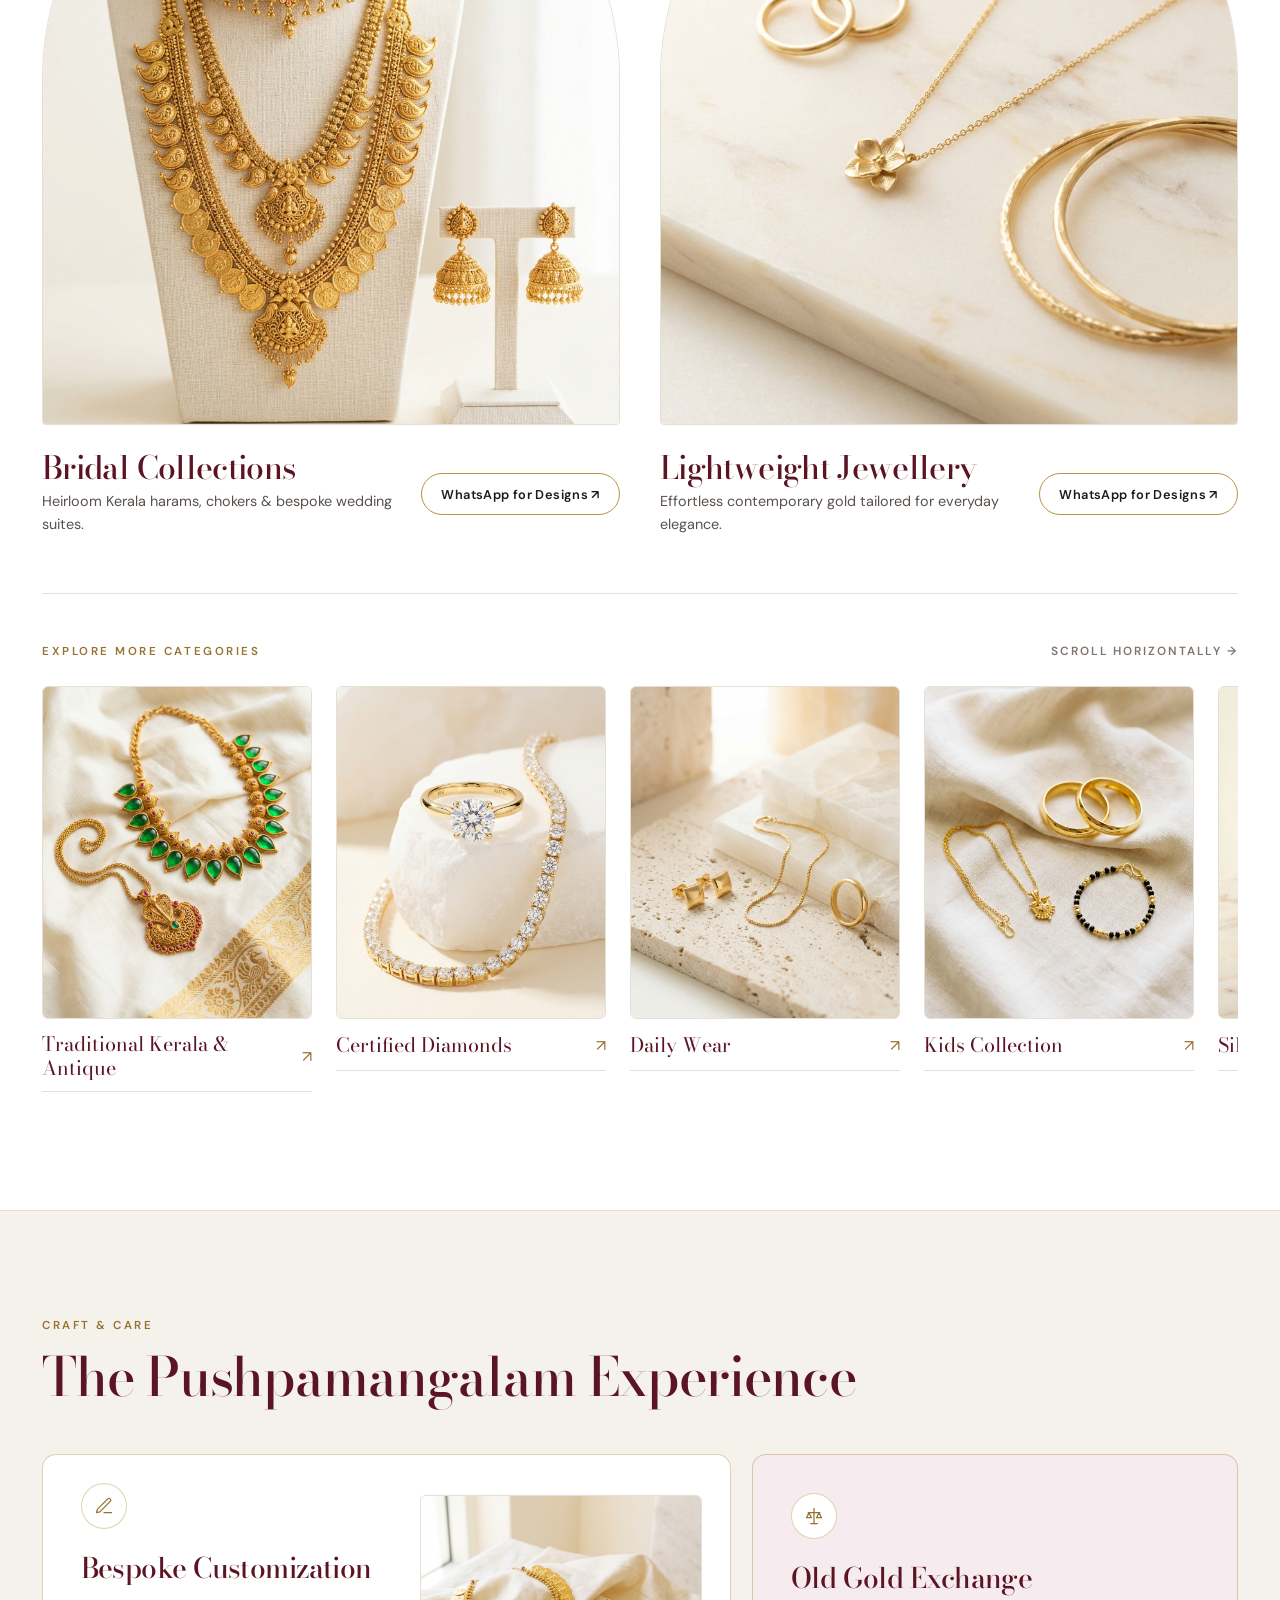
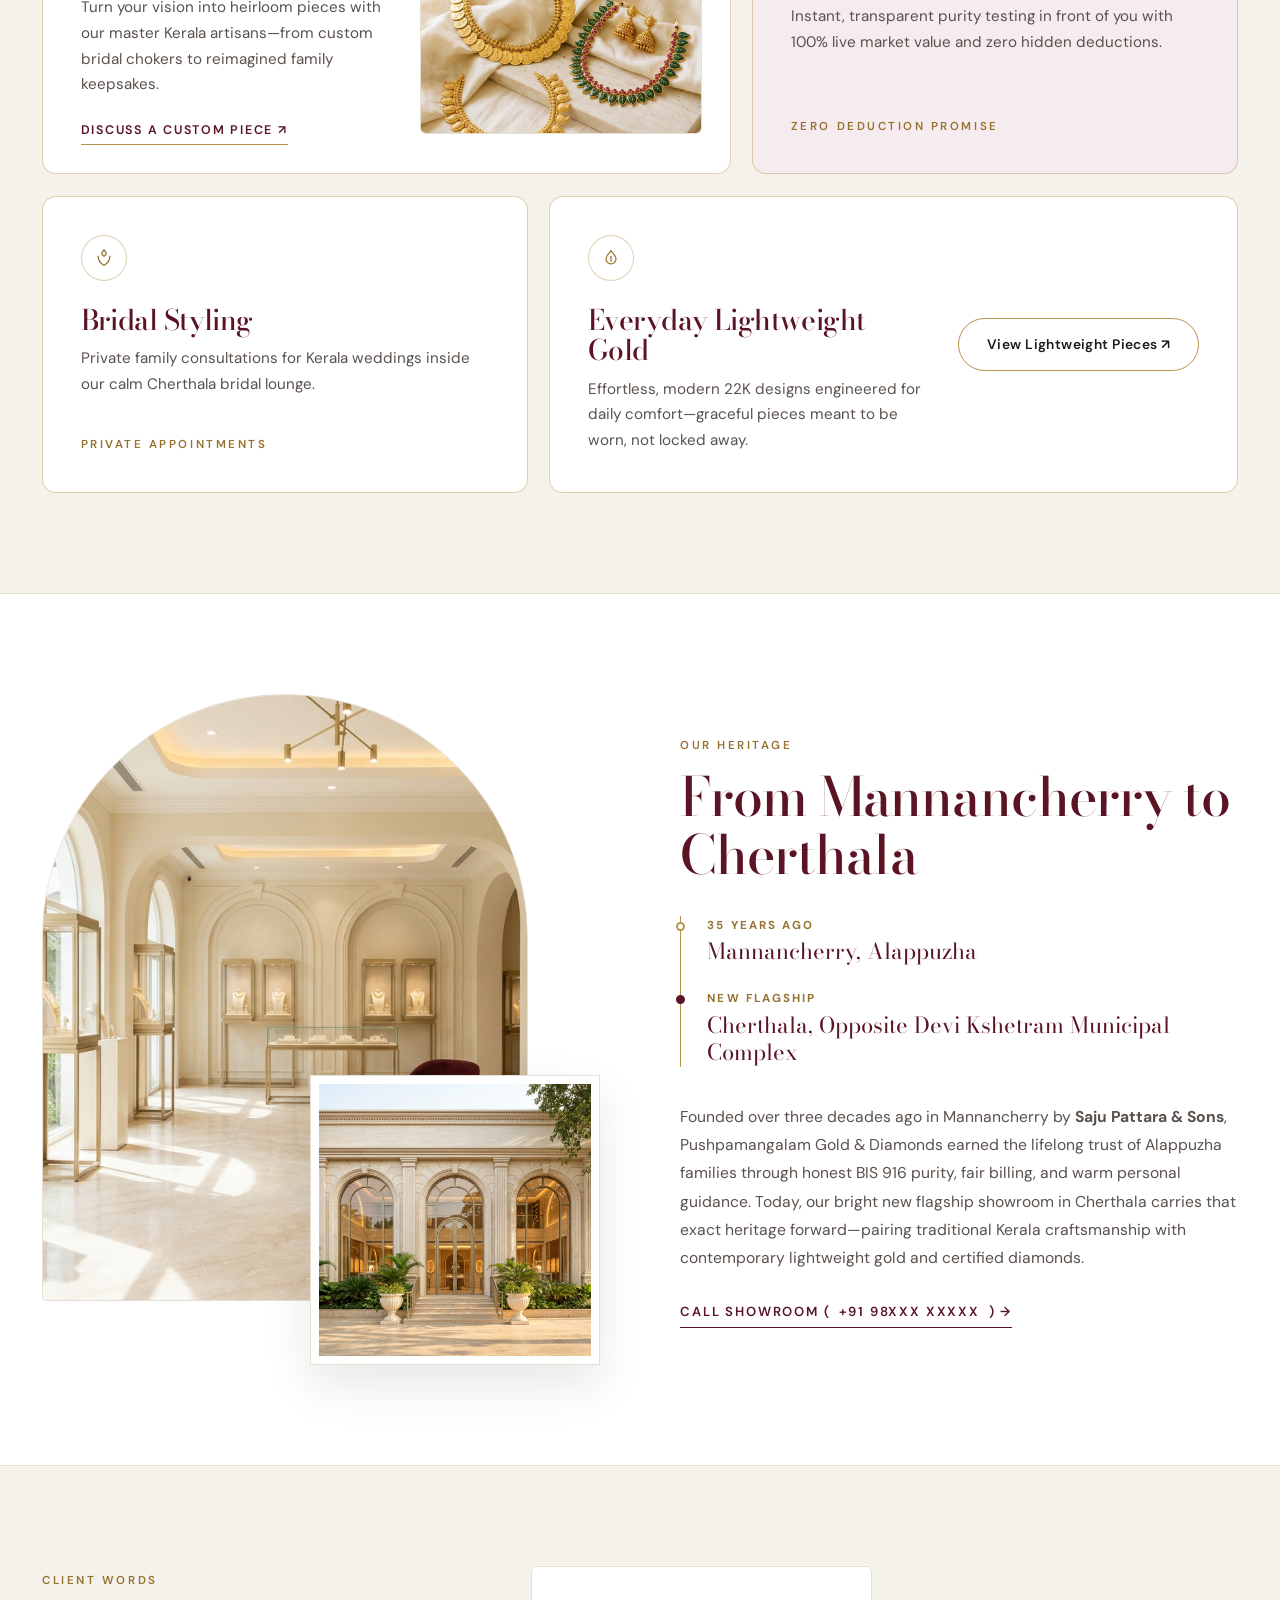
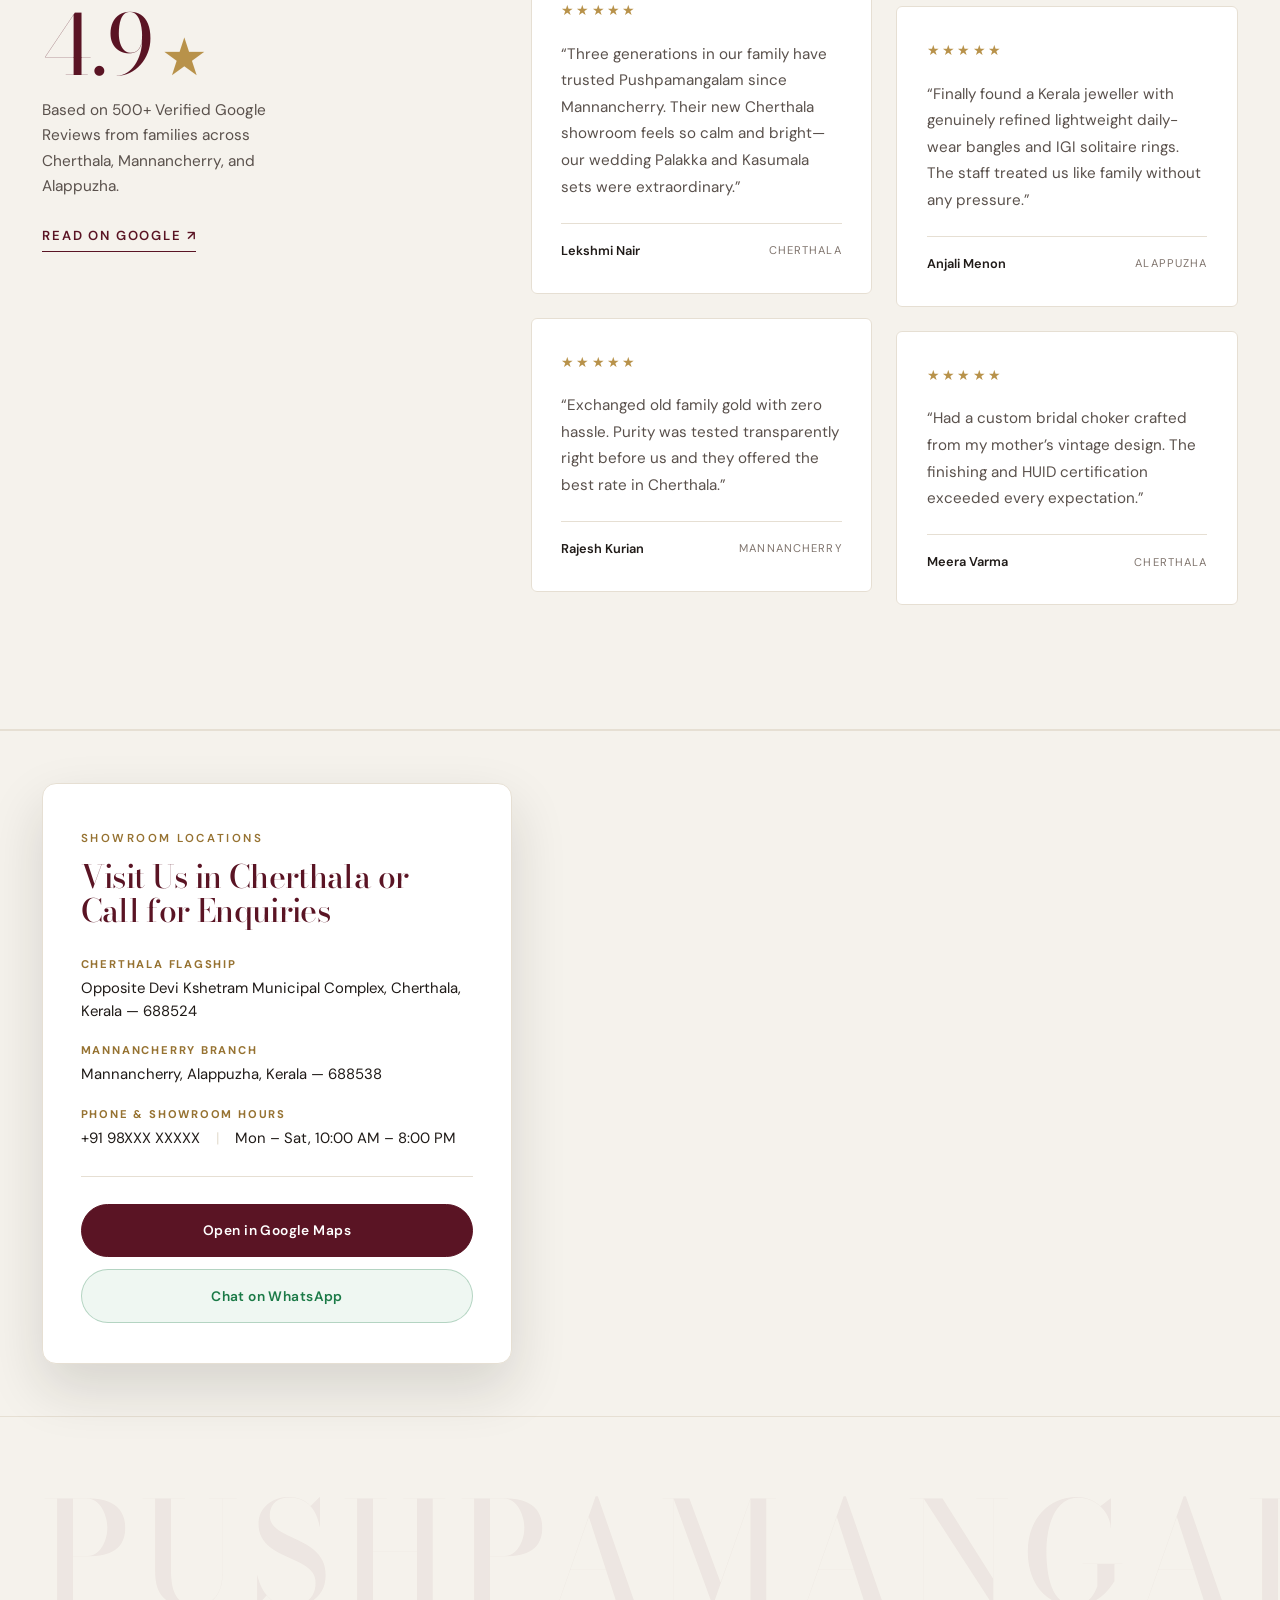
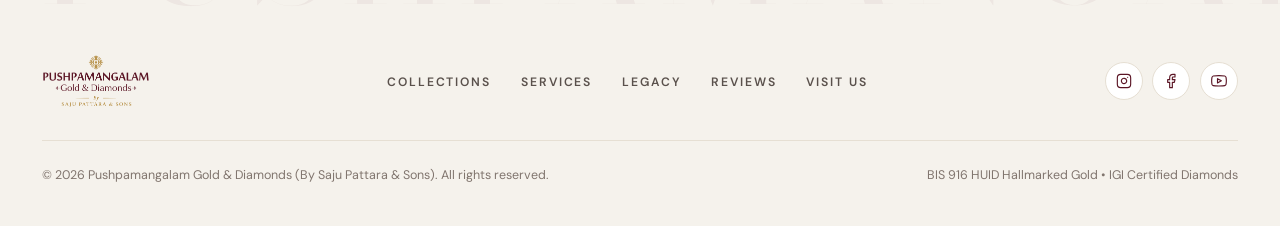
<file: v3/index.html>
<!DOCTYPE html>
<html lang="en">
<head>
  <meta charset="UTF-8" />
  <meta name="viewport" content="width=device-width, initial-scale=1.0" />

  <!-- ========================================================================
       PUSHPAMANGALAM GOLD & DIAMONDS — VERSION 3 (HIGH-FASHION EDITORIAL)
       [EDIT DATA: SEO & SOCIAL PREVIEW METADATA]
       NOTE: Phone, WhatsApp, addresses, hours, Google rating & social links
             are managed centrally in js/config.js (search "[EDIT DATA" across files).
       ======================================================================== -->
  <title>Pushpamangalam Gold &amp; Diamonds | High-Fashion Kerala Heritage Jewellery</title>
  <meta
    name="description"
    content="Gold That Carries Your Story — 35 years in Mannancherry, now in Cherthala opposite Devi Kshetram Municipal Complex. BIS 916 HUID gold and IGI certified diamonds by Saju Pattara &amp; Sons."
  />
  <meta property="og:image" content="assets/images/logo-original.jpg" />
  <link rel="icon" type="image/png" href="assets/images/favicon.png" />

  <!-- Google Fonts: Bodoni Moda (High-Contrast Editorial Serif) + DM Sans (Geometric Sans) -->
  <link rel="preconnect" href="https://fonts.googleapis.com" />
  <link rel="preconnect" href="https://fonts.gstatic.com" crossorigin />
  <link
    href="https://fonts.googleapis.com/css2?family=Bodoni+Moda:ital,opsz,wght@0,6..96,400;0,6..96,500;0,6..96,600;1,6..96,400;1,6..96,500&family=DM+Sans:wght@400;500;600;700&display=swap"
    rel="stylesheet"
  />

  <link rel="stylesheet" href="css/styles.css" />
</head>
<body>

  <!-- ========================================================================
       1. CENTERED EDITORIAL HEADER
       Desktop: Left Nav | Centered Stacked Logo | Right Nav + WhatsApp Pill
       Mobile:  Left Menu Icon | Centered Logo | Right WhatsApp Icon
       ======================================================================== -->
  <header class="site-header" id="site-header">
    <div class="container header-grid">

      <!-- Left Slot: Desktop Nav / Mobile Menu Button -->
      <div>
        <nav class="header-nav-left" aria-label="Primary Navigation Left">
          <a href="#collections" class="nav-link">Collections</a>
          <a href="#services" class="nav-link">Services</a>
          <a href="#legacy" class="nav-link">Legacy</a>
        </nav>

        <button
          type="button"
          id="mobile-menu-open"
          class="mobile-menu-trigger"
          aria-label="Open navigation menu"
          aria-expanded="false"
          aria-controls="mobile-drawer"
        >
          <svg width="20" height="20" viewBox="0 0 24 24" fill="none" stroke="currentColor" stroke-width="1.8" stroke-linecap="round" aria-hidden="true">
            <line x1="4" y1="7" x2="20" y2="7" />
            <line x1="4" y1="12" x2="20" y2="12" />
            <line x1="4" y1="17" x2="20" y2="17" />
          </svg>
        </button>
      </div>

      <!-- Center Slot: Prominent Stacked Brand Logo (Wine Burgundy & Champagne Gold) -->
      <a href="#top" class="center-brand" aria-label="Pushpamangalam Gold & Diamonds — By Saju Pattara & Sons">
        <!-- OFFICIAL LOGO: Replace assets/images/logo-v3.png if needed -->
        <img
          src="assets/images/logo-v3.png"
          alt="Pushpamangalam Gold &amp; Diamonds — By Saju Pattara &amp; Sons"
          class="center-logo-img"
          width="124"
          height="62"
        />
      </a>

      <!-- Right Slot: Desktop Nav + WhatsApp Pill / Mobile Quick WhatsApp Icon -->
      <div style="display:flex; justify-content:flex-end;">
        <nav class="header-nav-right" aria-label="Primary Navigation Right">
          <a href="#reviews" class="nav-link">Reviews</a>
          <a href="#visit-us" class="nav-link">Visit Us</a>
          <a
            href="https://wa.me/919800000000"
            target="_blank"
            rel="noopener noreferrer"
            class="pill pill--outline pill--sm"
            data-whatsapp-link
          >
            <svg viewBox="0 0 24 24" fill="none" stroke="#1B7A47" stroke-width="1.8" stroke-linecap="round" stroke-linejoin="round" aria-hidden="true">
              <path d="M21 11.5a8.38 8.38 0 0 1-.9 3.8 8.5 8.5 0 0 1-7.6 4.7 8.38 8.38 0 0 1-3.8-.9L3 21l1.9-5.7a8.38 8.38 0 0 1-.9-3.8 8.5 8.5 0 0 1 4.7-7.6 8.38 8.38 0 0 1 3.8-.9h.5a8.48 8.48 0 0 1 8 8v.5z" />
            </svg>
            WhatsApp
          </a>
        </nav>

        <a
          href="https://wa.me/919800000000"
          target="_blank"
          rel="noopener noreferrer"
          class="mobile-wa-trigger"
          aria-label="Chat on WhatsApp"
          data-whatsapp-link
        >
          <svg width="19" height="19" viewBox="0 0 24 24" fill="none" stroke="currentColor" stroke-width="1.8" stroke-linecap="round" stroke-linejoin="round" aria-hidden="true">
            <path d="M21 11.5a8.38 8.38 0 0 1-.9 3.8 8.5 8.5 0 0 1-7.6 4.7 8.38 8.38 0 0 1-3.8-.9L3 21l1.9-5.7a8.38 8.38 0 0 1-.9-3.8 8.5 8.5 0 0 1 4.7-7.6 8.38 8.38 0 0 1 3.8-.9h.5a8.48 8.48 0 0 1 8 8v.5z" />
          </svg>
        </a>
      </div>

    </div>
  </header>

  <!-- Mobile Left Slide-Out Drawer -->
  <div class="mobile-drawer-backdrop" id="mobile-drawer-backdrop" aria-hidden="true"></div>
  <aside class="mobile-drawer" id="mobile-drawer" aria-label="Mobile Menu" aria-hidden="true">
    <div class="mobile-drawer-top">
      <img src="assets/images/logo-v3.png" alt="Pushpamangalam Gold &amp; Diamonds" class="mobile-drawer-logo" />
      <button type="button" id="mobile-menu-close" class="mobile-menu-trigger" style="display:inline-flex;" aria-label="Close navigation menu">
        <svg width="19" height="19" viewBox="0 0 24 24" fill="none" stroke="currentColor" stroke-width="1.8" stroke-linecap="round" aria-hidden="true">
          <line x1="18" y1="6" x2="6" y2="18" />
          <line x1="6" y1="6" x2="18" y2="18" />
        </svg>
      </button>
    </div>

    <ul class="mobile-nav-list">
      <li><a href="#collections" class="mobile-nav-link">Collections <span aria-hidden="true">↗</span></a></li>
      <li><a href="#services" class="mobile-nav-link">Services <span aria-hidden="true">↗</span></a></li>
      <li><a href="#legacy" class="mobile-nav-link">Our Legacy <span aria-hidden="true">↗</span></a></li>
      <li><a href="#reviews" class="mobile-nav-link">Reviews <span aria-hidden="true">↗</span></a></li>
      <li><a href="#visit-us" class="mobile-nav-link">Visit Us <span aria-hidden="true">↗</span></a></li>
    </ul>

    <div class="mobile-drawer-actions">
      <a href="tel:+919800000000" class="pill pill--wine" data-phone-href>Call Showroom</a>
      <a href="https://wa.me/919800000000" target="_blank" rel="noopener noreferrer" class="pill pill--outline" data-whatsapp-link>Enquire on WhatsApp</a>
    </div>
  </aside>

  <main id="top">

    <!-- ======================================================================
         2. PANORAMIC EDITORIAL HERO (MAGAZINE-COVER OPENING)
         ====================================================================== -->
    <section class="hero-editorial" aria-label="Hero">
      <div class="container">

        <div class="hero-header-center">
          <!-- [EDIT DATA: Hero Heritage Micro-Label] -->
          <span class="micro-label">EST. 35 YEARS IN MANNANCHERRY &bull; NOW IN CHERTHALA</span>

          <!-- [EDIT DATA: Hero Display Headline] -->
          <h1 class="hero-display-title">
            Gold That Carries <em>Your Story.</em>
          </h1>

          <!-- Compact Two-Button Pill Cluster (WhatsApp URL synced from js/config.js) -->
          <div class="hero-pill-cluster">
            <a href="#visit-us" class="pill pill--wine">
              Get Directions to Cherthala
            </a>
            <a
              href="https://wa.me/919800000000"
              target="_blank"
              rel="noopener noreferrer"
              class="pill pill--outline"
              data-whatsapp-link
            >
              Enquire on WhatsApp
            </a>
          </div>
        </div>

        <!-- Edge-to-Edge Rounded Panoramic Photo + Floating Glassmorphism Trust Strip -->
        <div class="hero-panorama-wrap">
          <!-- [EDIT DATA: Panoramic Hero Photograph] Replace assets/images/showroom-bridal.jpg with your wide 16:9 showroom/bridal banner -->
          <img
            src="assets/images/showroom-bridal.jpg"
            alt="Sunlit bridal jewellery presentation at Pushpamangalam Gold & Diamonds Cherthala showroom"
            class="hero-panorama-img"
          />

          <!-- [EDIT DATA: Floating 4-Badge Trust Strip Labels] -->
          <div class="hero-glass-strip" role="list" aria-label="Trust Guarantees">
            <div class="glass-badge" role="listitem">
              <svg viewBox="0 0 24 24" fill="none" stroke="currentColor" stroke-width="1.6" stroke-linecap="round" stroke-linejoin="round" aria-hidden="true">
                <circle cx="12" cy="8" r="6" />
                <path d="M15.477 12.89 17 22l-5-3-5 3 1.523-9.11" />
              </svg>
              35+ Years Legacy
            </div>

            <div class="glass-badge" role="listitem">
              <svg viewBox="0 0 24 24" fill="none" stroke="currentColor" stroke-width="1.6" stroke-linecap="round" stroke-linejoin="round" aria-hidden="true">
                <path d="M12 22s8-4 8-10V5l-8-3-8 3v7c0 6 8 10 8 10z" />
                <polyline points="9 12 11 14 15 10" />
              </svg>
              BIS 916 HUID
            </div>

            <div class="glass-badge" role="listitem">
              <svg viewBox="0 0 24 24" fill="none" stroke="currentColor" stroke-width="1.6" stroke-linecap="round" stroke-linejoin="round" aria-hidden="true">
                <path d="M6 3h12l4 6-10 13L2 9Z" />
                <path d="M2 9h20" />
              </svg>
              IGI Certified Diamonds
            </div>

            <div class="glass-badge" role="listitem">
              <svg viewBox="0 0 24 24" fill="none" stroke="currentColor" stroke-width="1.6" stroke-linecap="round" stroke-linejoin="round" aria-hidden="true">
                <path d="M3 12a9 9 0 0 1 15-6.7L21 8" />
                <path d="M21 3v5h-5" />
                <path d="M21 12a9 9 0 0 1-15 6.7L3 16" />
              </svg>
              Transparent Exchange
            </div>
          </div>
        </div>

      </div>
    </section>

    <!-- ======================================================================
         3. EDITORIAL LOOKBOOK CATEGORIES ("THE COLLECTIONS")
         ====================================================================== -->
    <section class="section section--white" id="collections">
      <div class="container">

        <div class="lookbook-top-bar reveal">
          <div>
            <span class="micro-label">Editorial Lookbook</span>
            <h2 class="editorial-heading">The Collections</h2>
          </div>
          <p class="lookbook-note">
            Curated 22K BIS 916 hallmarked gold and IGI-certified diamonds—crafted for Kerala weddings and quiet everyday luxury.
          </p>
        </div>

        <!-- TOP ROW: 2 Large Featured Arch-Top Cards -->
        <div class="lookbook-featured">

          <!-- Featured 1: Bridal Collections -->
          <article class="featured-arch-card reveal">
            <div class="featured-arch-media">
              <!-- [EDIT DATA: Replace assets/images/cat-bridal.jpg] -->
              <img src="assets/images/cat-bridal.jpg" alt="Bridal Collections — Kerala Wedding Gold Jewellery" loading="lazy" />
            </div>
            <div class="featured-arch-meta">
              <div>
                <h3 class="featured-arch-title">Bridal Collections</h3>
                <p class="featured-arch-sub">Heirloom Kerala harams, chokers &amp; bespoke wedding suites.</p>
              </div>
              <a
                href="https://wa.me/919800000000"
                target="_blank"
                rel="noopener noreferrer"
                class="pill pill--outline pill--sm"
                data-whatsapp-link
                data-whatsapp-category="Bridal Collections"
              >
                WhatsApp for Designs ↗
              </a>
            </div>
          </article>

          <!-- Featured 2: Lightweight Jewellery -->
          <article class="featured-arch-card reveal">
            <div class="featured-arch-media">
              <!-- [EDIT DATA: Replace assets/images/cat-lightweight.jpg] -->
              <img src="assets/images/cat-lightweight.jpg" alt="Lightweight Jewellery — Modern 22K Gold" loading="lazy" />
            </div>
            <div class="featured-arch-meta">
              <div>
                <h3 class="featured-arch-title">Lightweight Jewellery</h3>
                <p class="featured-arch-sub">Effortless contemporary gold tailored for everyday elegance.</p>
              </div>
              <a
                href="https://wa.me/919800000000"
                target="_blank"
                rel="noopener noreferrer"
                class="pill pill--outline pill--sm"
                data-whatsapp-link
                data-whatsapp-category="Lightweight Jewellery"
              >
                WhatsApp for Designs ↗
              </a>
            </div>
          </article>

        </div>

        <!-- BOTTOM ROW: 5-Card Horizontal Scrollable Strip (Desktop & Mobile) -->
        <div class="strip-header">
          <span class="micro-label">Explore More Categories</span>
          <span class="strip-hint">Scroll horizontally →</span>
        </div>

        <div class="lookbook-strip" role="region" aria-label="Additional Jewellery Collections">

          <a href="https://wa.me/919800000000" target="_blank" rel="noopener noreferrer" class="strip-card" data-whatsapp-link data-whatsapp-category="Traditional Kerala & Antique">
            <div class="strip-media">
              <!-- [EDIT DATA: Replace assets/images/cat-traditional.jpg] -->
              <img src="assets/images/cat-traditional.jpg" alt="Traditional Kerala & Antique Gold" loading="lazy" />
            </div>
            <div class="strip-footer">
              <span class="strip-title">Traditional Kerala &amp; Antique</span>
              <span class="strip-arrow" aria-hidden="true">↗</span>
            </div>
          </a>

          <a href="https://wa.me/919800000000" target="_blank" rel="noopener noreferrer" class="strip-card" data-whatsapp-link data-whatsapp-category="Certified Diamonds">
            <div class="strip-media">
              <!-- [EDIT DATA: Replace assets/images/cat-diamonds.jpg] -->
              <img src="assets/images/cat-diamonds.jpg" alt="Certified Diamonds" loading="lazy" />
            </div>
            <div class="strip-footer">
              <span class="strip-title">Certified Diamonds</span>
              <span class="strip-arrow" aria-hidden="true">↗</span>
            </div>
          </a>

          <a href="https://wa.me/919800000000" target="_blank" rel="noopener noreferrer" class="strip-card" data-whatsapp-link data-whatsapp-category="Daily Wear">
            <div class="strip-media">
              <!-- [EDIT DATA: Replace assets/images/cat-daily.jpg] -->
              <img src="assets/images/cat-daily.jpg" alt="Daily Wear Gold Jewellery" loading="lazy" />
            </div>
            <div class="strip-footer">
              <span class="strip-title">Daily Wear</span>
              <span class="strip-arrow" aria-hidden="true">↗</span>
            </div>
          </a>

          <a href="https://wa.me/919800000000" target="_blank" rel="noopener noreferrer" class="strip-card" data-whatsapp-link data-whatsapp-category="Kids Collection">
            <div class="strip-media">
              <!-- [EDIT DATA: Replace assets/images/cat-kids.jpg] -->
              <img src="assets/images/cat-kids.jpg" alt="Kids Collection Gold Jewellery" loading="lazy" />
            </div>
            <div class="strip-footer">
              <span class="strip-title">Kids Collection</span>
              <span class="strip-arrow" aria-hidden="true">↗</span>
            </div>
          </a>

          <a href="https://wa.me/919800000000" target="_blank" rel="noopener noreferrer" class="strip-card" data-whatsapp-link data-whatsapp-category="Silver & Gifting">
            <div class="strip-media">
              <!-- [EDIT DATA: Replace assets/images/cat-silver.jpg] -->
              <img src="assets/images/cat-silver.jpg" alt="Silver & Gifting" loading="lazy" />
            </div>
            <div class="strip-footer">
              <span class="strip-title">Silver &amp; Gifting</span>
              <span class="strip-arrow" aria-hidden="true">↗</span>
            </div>
          </a>

        </div>

      </div>
    </section>

    <!-- ======================================================================
         4. BENTO-GRID SERVICES & CRAFTSMANSHIP ("THE PUSHPAMANGALAM EXPERIENCE")
         ====================================================================== -->
    <section class="section section--linen" id="services">
      <div class="container">

        <div class="reveal">
          <span class="micro-label">Craft &amp; Care</span>
          <h2 class="editorial-heading">The Pushpamangalam Experience</h2>
        </div>

        <div class="bento-services">

          <!-- Tile 1 (Wide): Bespoke Customization + Craftsmanship Photo -->
          <article class="bento-tile bento-tile--wide-photo reveal">
            <div>
              <span class="bento-icon" aria-hidden="true">
                <svg viewBox="0 0 24 24" fill="none" stroke="currentColor" stroke-width="1.5" stroke-linecap="round" stroke-linejoin="round">
                  <path d="M12 20h9" />
                  <path d="M16.5 3.5a2.12 2.12 0 0 1 3 3L7 19l-4 1 1-4L16.5 3.5z" />
                </svg>
              </span>
              <h3 class="bento-title">Bespoke Customization</h3>
              <p class="bento-desc">
                Turn your vision into heirloom pieces with our master Kerala artisans—from custom bridal chokers to reimagined family keepsakes.
              </p>
              <a
                href="https://wa.me/919800000000"
                target="_blank"
                rel="noopener noreferrer"
                class="bento-text-link"
                data-whatsapp-link
                data-whatsapp-category="Bespoke Customization"
              >
                Discuss a Custom Piece ↗
              </a>
            </div>
            <div class="bento-photo-frame">
              <!-- [EDIT DATA: Replace assets/images/craftsmanship-detail.jpg with sketch / artisan bench photo] -->
              <img
                src="assets/images/craftsmanship-detail.jpg"
                alt="Handcrafted 22K Kerala gold Kasumala, Palakka mala and traditional craftsmanship"
                loading="lazy"
              />
            </div>
          </article>

          <!-- Tile 2 (Square, Soft Burgundy Tint): Old Gold Exchange -->
          <article class="bento-tile bento-tile--square-burgundy reveal">
            <div>
              <span class="bento-icon" aria-hidden="true">
                <svg viewBox="0 0 24 24" fill="none" stroke="currentColor" stroke-width="1.5" stroke-linecap="round" stroke-linejoin="round">
                  <path d="M12 3v18" />
                  <path d="M5 8h14" />
                  <path d="M6 8l-3 6h6l-3-6z" />
                  <path d="M18 8l-3 6h6l-3-6z" />
                  <path d="M8 21h8" />
                </svg>
              </span>
              <h3 class="bento-title">Old Gold Exchange</h3>
              <p class="bento-desc">
                Instant, transparent purity testing in front of you with 100% live market value and zero hidden deductions.
              </p>
            </div>
            <span class="micro-label" style="margin-top:1.5rem;">Zero Deduction Promise</span>
          </article>

          <!-- Tile 3 (Square, Pure White): Bridal Styling -->
          <article class="bento-tile bento-tile--square-white reveal">
            <div>
              <span class="bento-icon" aria-hidden="true">
                <svg viewBox="0 0 24 24" fill="none" stroke="currentColor" stroke-width="1.5" stroke-linecap="round" stroke-linejoin="round">
                  <path d="M12 2L9 7l3 3 3-3-3-5z" />
                  <path d="M5 10c0 5.5 3.5 9 7 11 3.5-2 7-5.5 7-11" />
                </svg>
              </span>
              <h3 class="bento-title">Bridal Styling</h3>
              <p class="bento-desc">
                Private family consultations for Kerala weddings inside our calm Cherthala bridal lounge.
              </p>
            </div>
            <span class="micro-label" style="margin-top:1.5rem;">Private Appointments</span>
          </article>

          <!-- Tile 4 (Wide): Everyday Lightweight Gold -->
          <article class="bento-tile bento-tile--wide-clean reveal">
            <div>
              <span class="bento-icon" aria-hidden="true">
                <svg viewBox="0 0 24 24" fill="none" stroke="currentColor" stroke-width="1.5" stroke-linecap="round" stroke-linejoin="round">
                  <path d="M12 3c2 3.5 6 6 6 10a6 6 0 1 1-12 0c0-4 4-6.5 6-10z" />
                  <path d="M12 10v6" />
                </svg>
              </span>
              <h3 class="bento-title">Everyday Lightweight Gold</h3>
              <p class="bento-desc">
                Effortless, modern 22K designs engineered for daily comfort—graceful pieces meant to be worn, not locked away.
              </p>
            </div>
            <a
              href="https://wa.me/919800000000"
              target="_blank"
              rel="noopener noreferrer"
              class="pill pill--outline"
              data-whatsapp-link
              data-whatsapp-category="Everyday Lightweight Gold"
            >
              View Lightweight Pieces ↗
            </a>
          </article>

        </div>
      </div>
    </section>

    <!-- ======================================================================
         5. OUR LEGACY SPLIT-STORY ("FROM MANNANCHERRY TO CHERTHALA")
         ====================================================================== -->
    <section class="section section--white" id="legacy">
      <div class="container legacy-spread">

        <!-- Left: Overlapping Arch Interior + Square Exterior Architectural Collage -->
        <div class="overlap-collage reveal">
          <div class="collage-arch">
            <!-- [EDIT DATA: Replace assets/images/showroom-interior.jpg] -->
            <img
              src="assets/images/showroom-interior.jpg"
              alt="Bright sunlit interior of Pushpamangalam Gold & Diamonds Cherthala showroom"
              loading="lazy"
            />
          </div>
          <div class="collage-square">
            <!-- [EDIT DATA: Replace assets/images/showroom-exterior.jpg] -->
            <img
              src="assets/images/showroom-exterior.jpg"
              alt="Cherthala flagship facade opposite Devi Kshetram Municipal Complex"
              loading="lazy"
            />
          </div>
        </div>

        <!-- Right: 2-Step Milestone Tracker + About Us + Call Link -->
        <div class="reveal">
          <span class="micro-label">Our Heritage</span>
          <h2 class="editorial-heading">From Mannancherry to Cherthala</h2>

          <!-- [EDIT DATA: Heritage 2-Step Milestone Tracker] -->
          <div class="milestone-tracker">
            <div class="milestone-step">
              <div class="milestone-era">35 Years Ago</div>
              <div class="milestone-place">Mannancherry, Alappuzha</div>
            </div>

            <div class="milestone-step milestone-step--active">
              <div class="milestone-era">New Flagship</div>
              <div class="milestone-place">Cherthala, Opposite Devi Kshetram Municipal Complex</div>
            </div>
          </div>

          <!-- [EDIT DATA: About Us Brand Story Paragraph] -->
          <p class="legacy-paragraph">
            Founded over three decades ago in Mannancherry by <strong>Saju Pattara &amp; Sons</strong>, Pushpamangalam Gold &amp; Diamonds earned the lifelong trust of Alappuzha families through honest BIS 916 purity, fair billing, and warm personal guidance. Today, our bright new flagship showroom in Cherthala carries that exact heritage forward—pairing traditional Kerala craftsmanship with contemporary lightweight gold and certified diamonds.
          </p>

          <a href="tel:+919800000000" class="showroom-call-link" data-phone-href>
            Call Showroom (<span data-phone-display>+91 98XXX XXXXX</span>) →
          </a>
        </div>

      </div>
    </section>

    <!-- ======================================================================
         6. MINIMALIST SOCIAL PROOF & GOOGLE REVIEWS (STICKY + STAGGERED)
         ====================================================================== -->
    <section class="section section--linen" id="reviews">
      <div class="container reviews-editorial-grid">

        <!-- Left-Aligned Sticky Summary Block -->
        <!-- [EDIT DATA: Google Rating, Review Count & Profile Link] Auto-synced from js/config.js -->
        <div class="reviews-sticky reveal">
          <span class="micro-label">Client Words</span>
          <div class="rating-hero-num">
            <span data-google-rating>4.9</span><span class="rating-hero-star">★</span>
          </div>
          <p class="rating-caption">
            Based on <span data-google-count>500+</span> Verified Google Reviews from families across Cherthala, Mannancherry, and Alappuzha.
          </p>
          <a
            href="https://www.google.com/maps"
            target="_blank"
            rel="noopener noreferrer"
            class="showroom-call-link"
            data-google-reviews-url
          >
            Read on Google ↗
          </a>
        </div>

        <!-- Right: 2-Column Staggered Border-Lined White Review Cards -->
        <!-- [EDIT DATA: Customer Testimonials] Replace quotes, names & cities with real verified Google Reviews -->
        <div class="reviews-staggered">

          <div>
            <!-- [EDIT DATA: Testimonial 1 — Quote, Name & City] -->
            <article class="editorial-review-card reveal">
              <div class="editorial-stars" aria-label="5 out of 5 stars">★★★★★</div>
              <p class="editorial-quote">
                “Three generations in our family have trusted Pushpamangalam since Mannancherry. Their new Cherthala showroom feels so calm and bright—our wedding Palakka and Kasumala sets were extraordinary.”
              </p>
              <div class="editorial-reviewer">
                <strong>Lekshmi Nair</strong>
                <span>Cherthala</span>
              </div>
            </article>

            <!-- [EDIT DATA: Testimonial 2 — Quote, Name & City] -->
            <article class="editorial-review-card reveal">
              <div class="editorial-stars" aria-label="5 out of 5 stars">★★★★★</div>
              <p class="editorial-quote">
                “Exchanged old family gold with zero hassle. Purity was tested transparently right before us and they offered the best rate in Cherthala.”
              </p>
              <div class="editorial-reviewer">
                <strong>Rajesh Kurian</strong>
                <span>Mannancherry</span>
              </div>
            </article>
          </div>

          <div class="review-col-offset">
            <!-- [EDIT DATA: Testimonial 3 — Quote, Name & City] -->
            <article class="editorial-review-card reveal">
              <div class="editorial-stars" aria-label="5 out of 5 stars">★★★★★</div>
              <p class="editorial-quote">
                “Finally found a Kerala jeweller with genuinely refined lightweight daily-wear bangles and IGI solitaire rings. The staff treated us like family without any pressure.”
              </p>
              <div class="editorial-reviewer">
                <strong>Anjali Menon</strong>
                <span>Alappuzha</span>
              </div>
            </article>

            <!-- [EDIT DATA: Testimonial 4 — Quote, Name & City] -->
            <article class="editorial-review-card reveal">
              <div class="editorial-stars" aria-label="5 out of 5 stars">★★★★★</div>
              <p class="editorial-quote">
                “Had a custom bridal choker crafted from my mother’s vintage design. The finishing and HUID certification exceeded every expectation.”
              </p>
              <div class="editorial-reviewer">
                <strong>Meera Varma</strong>
                <span>Cherthala</span>
              </div>
            </article>
          </div>

        </div>
      </div>
    </section>

    <!-- ======================================================================
         7. FULL-WIDTH MAP & FLOATING CONTACT CARD ("VISIT US IN CHERTHALA")
         ====================================================================== -->
    <section class="map-showcase" id="visit-us" aria-label="Visit Us in Cherthala">

      <!-- [EDIT DATA: Google Maps Embed Iframe URL]
           Google Maps -> Search your Cherthala Showroom -> Share -> Embed a map -> Copy ONLY the src URL -->
      <iframe
        title="Pushpamangalam Gold & Diamonds Cherthala Showroom Map"
        class="map-bg-embed"
        src="https://maps.google.com/maps?q=Devi%20Kshetram%20Cherthala%20Kerala&t=&z=16&ie=UTF8&iwloc=&output=embed"
        loading="lazy"
        referrerpolicy="no-referrer-when-downgrade"
        allowfullscreen
      ></iframe>

      <!-- Overlaid Left Floating White Contact Card (Stacks Above Map on Mobile) -->
      <!-- [EDIT DATA: Contact Details] All addresses, phone, hours & links auto-sync from js/config.js -->
      <div class="map-overlay-inner">
        <div class="floating-contact-card reveal">
          <span class="micro-label">Showroom Locations</span>
          <h2 class="floating-contact-title">Visit Us in Cherthala or Call for Enquiries</h2>

          <div class="contact-rows">
            <div>
              <div class="contact-row-label">Cherthala Flagship</div>
              <!-- [EDIT DATA: Managed via js/config.js] -->
              <div class="contact-row-value" data-cherthala-address>
                Opposite Devi Kshetram Municipal Complex, Cherthala, Kerala — 688524
              </div>
            </div>

            <div>
              <div class="contact-row-label">Mannancherry Branch</div>
              <div class="contact-row-value" data-mannancherry-address>
                Mannancherry, Alappuzha, Kerala — 688538
              </div>
            </div>

            <div>
              <div class="contact-row-label">Phone &amp; Showroom Hours</div>
              <div class="contact-row-value contact-row-inline">
                <a href="tel:+919800000000" data-phone-href data-phone-display>+91 98XXX XXXXX</a>
                <span class="contact-divider-pipe" aria-hidden="true">|</span>
                <span data-store-hours>Mon – Sat, 10:00 AM – 8:00 PM</span>
              </div>
            </div>
          </div>

          <div class="floating-card-actions">
            <a
              href="https://www.google.com/maps/search/?api=1&query=Devi+Kshetram+Municipal+Complex+Cherthala+Kerala"
              target="_blank"
              rel="noopener noreferrer"
              class="pill pill--wine"
              data-cherthala-directions
            >
              Open in Google Maps
            </a>

            <a
              href="https://wa.me/919800000000"
              target="_blank"
              rel="noopener noreferrer"
              class="pill pill--wa-soft"
              data-whatsapp-link
            >
              Chat on WhatsApp
            </a>
          </div>
        </div>
      </div>

    </section>

  </main>

  <!-- ========================================================================
       8. ULTRA-CLEAN FOOTER & FLOATING MOBILE DOCK
       ======================================================================== -->
  <footer class="editorial-footer">
    <div class="container">
      <div class="footer-watermark" aria-hidden="true">PUSHPAMANGALAM</div>

      <div class="footer-bar">
        <a href="#top" aria-label="Back to top">
          <img src="assets/images/logo-v3.png" alt="Pushpamangalam Gold &amp; Diamonds — By Saju Pattara &amp; Sons" class="footer-logo-compact" />
        </a>

        <ul class="footer-nav-row">
          <li><a href="#collections">Collections</a></li>
          <li><a href="#services">Services</a></li>
          <li><a href="#legacy">Legacy</a></li>
          <li><a href="#reviews">Reviews</a></li>
          <li><a href="#visit-us">Visit Us</a></li>
        </ul>

        <!-- [EDIT DATA: Social Media URLs managed via js/config.js] -->
        <div class="footer-socials" aria-label="Social Media">
          <a href="#" target="_blank" rel="noopener noreferrer" class="social-circle" aria-label="Instagram" data-social="instagram">
            <svg viewBox="0 0 24 24" fill="none" stroke="currentColor" stroke-width="1.7" stroke-linecap="round" stroke-linejoin="round" aria-hidden="true">
              <rect x="2" y="2" width="20" height="20" rx="5" ry="5" />
              <path d="M16 11.37A4 4 0 1 1 12.63 8 4 4 0 0 1 16 11.37z" />
              <line x1="17.5" y1="6.5" x2="17.51" y2="6.5" />
            </svg>
          </a>
          <a href="#" target="_blank" rel="noopener noreferrer" class="social-circle" aria-label="Facebook" data-social="facebook">
            <svg viewBox="0 0 24 24" fill="none" stroke="currentColor" stroke-width="1.7" stroke-linecap="round" stroke-linejoin="round" aria-hidden="true">
              <path d="M18 2h-3a5 5 0 0 0-5 5v3H7v4h3v8h4v-8h3l1-4h-4V7a1 1 0 0 1 1-1h3z" />
            </svg>
          </a>
          <a href="#" target="_blank" rel="noopener noreferrer" class="social-circle" aria-label="YouTube" data-social="youtube">
            <svg viewBox="0 0 24 24" fill="none" stroke="currentColor" stroke-width="1.7" stroke-linecap="round" stroke-linejoin="round" aria-hidden="true">
              <path d="M22.54 6.42a2.78 2.78 0 0 0-1.94-2C18.88 4 12 4 12 4s-6.88 0-8.6.46a2.78 2.78 0 0 0-1.94 2A29 29 0 0 0 1 11.75a29 29 0 0 0 .46 5.33A2.78 2.78 0 0 0 3.4 19c1.72.46 8.6.46 8.6.46s6.88 0 8.6-.46a2.78 2.78 0 0 0 1.94-2 29 29 0 0 0 .46-5.25 29 29 0 0 0-.46-5.33z" />
              <polygon points="9.75 15.02 15.5 11.75 9.75 8.48 9.75 15.02" />
            </svg>
          </a>
        </div>
      </div>

      <div class="footer-meta-bottom">
        <p>&copy; <span id="current-year">2026</span> Pushpamangalam Gold &amp; Diamonds (By Saju Pattara &amp; Sons). All rights reserved.</p>
        <p>BIS 916 HUID Hallmarked Gold &bull; IGI Certified Diamonds</p>
      </div>
    </div>
  </footer>

  <!-- DESKTOP FLOATING WHATSAPP PILL -->
  <a
    href="https://wa.me/919800000000"
    target="_blank"
    rel="noopener noreferrer"
    class="desktop-wa-pill"
    aria-label="Need help? Chat with us on WhatsApp"
    data-whatsapp-link
  >
    <span class="wa-dot-icon" aria-hidden="true">
      <svg viewBox="0 0 24 24" fill="none" stroke="currentColor" stroke-width="1.9" stroke-linecap="round" stroke-linejoin="round">
        <path d="M21 11.5a8.38 8.38 0 0 1-.9 3.8 8.5 8.5 0 0 1-7.6 4.7 8.38 8.38 0 0 1-3.8-.9L3 21l1.9-5.7a8.38 8.38 0 0 1-.9-3.8 8.5 8.5 0 0 1 4.7-7.6 8.38 8.38 0 0 1 3.8-.9h.5a8.48 8.48 0 0 1 8 8v.5z" />
      </svg>
    </span>
    <span>Need help? Chat with us</span>
  </a>

  <!-- MOBILE FLOATING ROUNDED PILL DOCK -->
  <nav class="mobile-floating-dock" aria-label="Quick Contact Dock">
    <div class="dock-grid">
      <a href="tel:+919800000000" class="dock-item dock-item--call" data-phone-href>
        <svg viewBox="0 0 24 24" fill="none" stroke="currentColor" stroke-width="1.9" stroke-linecap="round" stroke-linejoin="round" aria-hidden="true">
          <path d="M22 16.92v3a2 2 0 0 1-2.18 2 19.79 19.79 0 0 1-8.63-3.07 19.5 19.5 0 0 1-6-6 19.79 19.79 0 0 1-3.07-8.67A2 2 0 0 1 4.11 2h3a2 2 0 0 1 2 1.72c.127.96.361 1.903.7 2.81a2 2 0 0 1-.45 2.11L8.09 9.91a16 16 0 0 0 6 6l1.27-1.27a2 2 0 0 1 2.11-.45c.907.339 1.85.573 2.81.7A2 2 0 0 1 22 16.92z" />
        </svg>
        Call
      </a>

      <a
        href="https://wa.me/919800000000"
        target="_blank"
        rel="noopener noreferrer"
        class="dock-item dock-item--wa"
        data-whatsapp-link
      >
        <svg viewBox="0 0 24 24" fill="none" stroke="currentColor" stroke-width="1.9" stroke-linecap="round" stroke-linejoin="round" aria-hidden="true">
          <path d="M21 11.5a8.38 8.38 0 0 1-.9 3.8 8.5 8.5 0 0 1-7.6 4.7 8.38 8.38 0 0 1-3.8-.9L3 21l1.9-5.7a8.38 8.38 0 0 1-.9-3.8 8.5 8.5 0 0 1 4.7-7.6 8.38 8.38 0 0 1 3.8-.9h.5a8.48 8.48 0 0 1 8 8v.5z" />
        </svg>
        WhatsApp
      </a>

      <a
        href="https://www.google.com/maps/search/?api=1&query=Devi+Kshetram+Municipal+Complex+Cherthala+Kerala"
        target="_blank"
        rel="noopener noreferrer"
        class="dock-item dock-item--map"
        data-cherthala-directions
      >
        <svg viewBox="0 0 24 24" fill="none" stroke="currentColor" stroke-width="1.9" stroke-linecap="round" stroke-linejoin="round" aria-hidden="true">
          <path d="M21 10c0 7-9 13-9 13s-9-6-9-13a9 9 0 0 1 18 0z" />
          <circle cx="12" cy="10" r="3" />
        </svg>
        Map
      </a>
    </div>
  </nav>

  <script src="js/config.js"></script>
  <script src="js/main.js"></script>
</body>
</html>
</file>
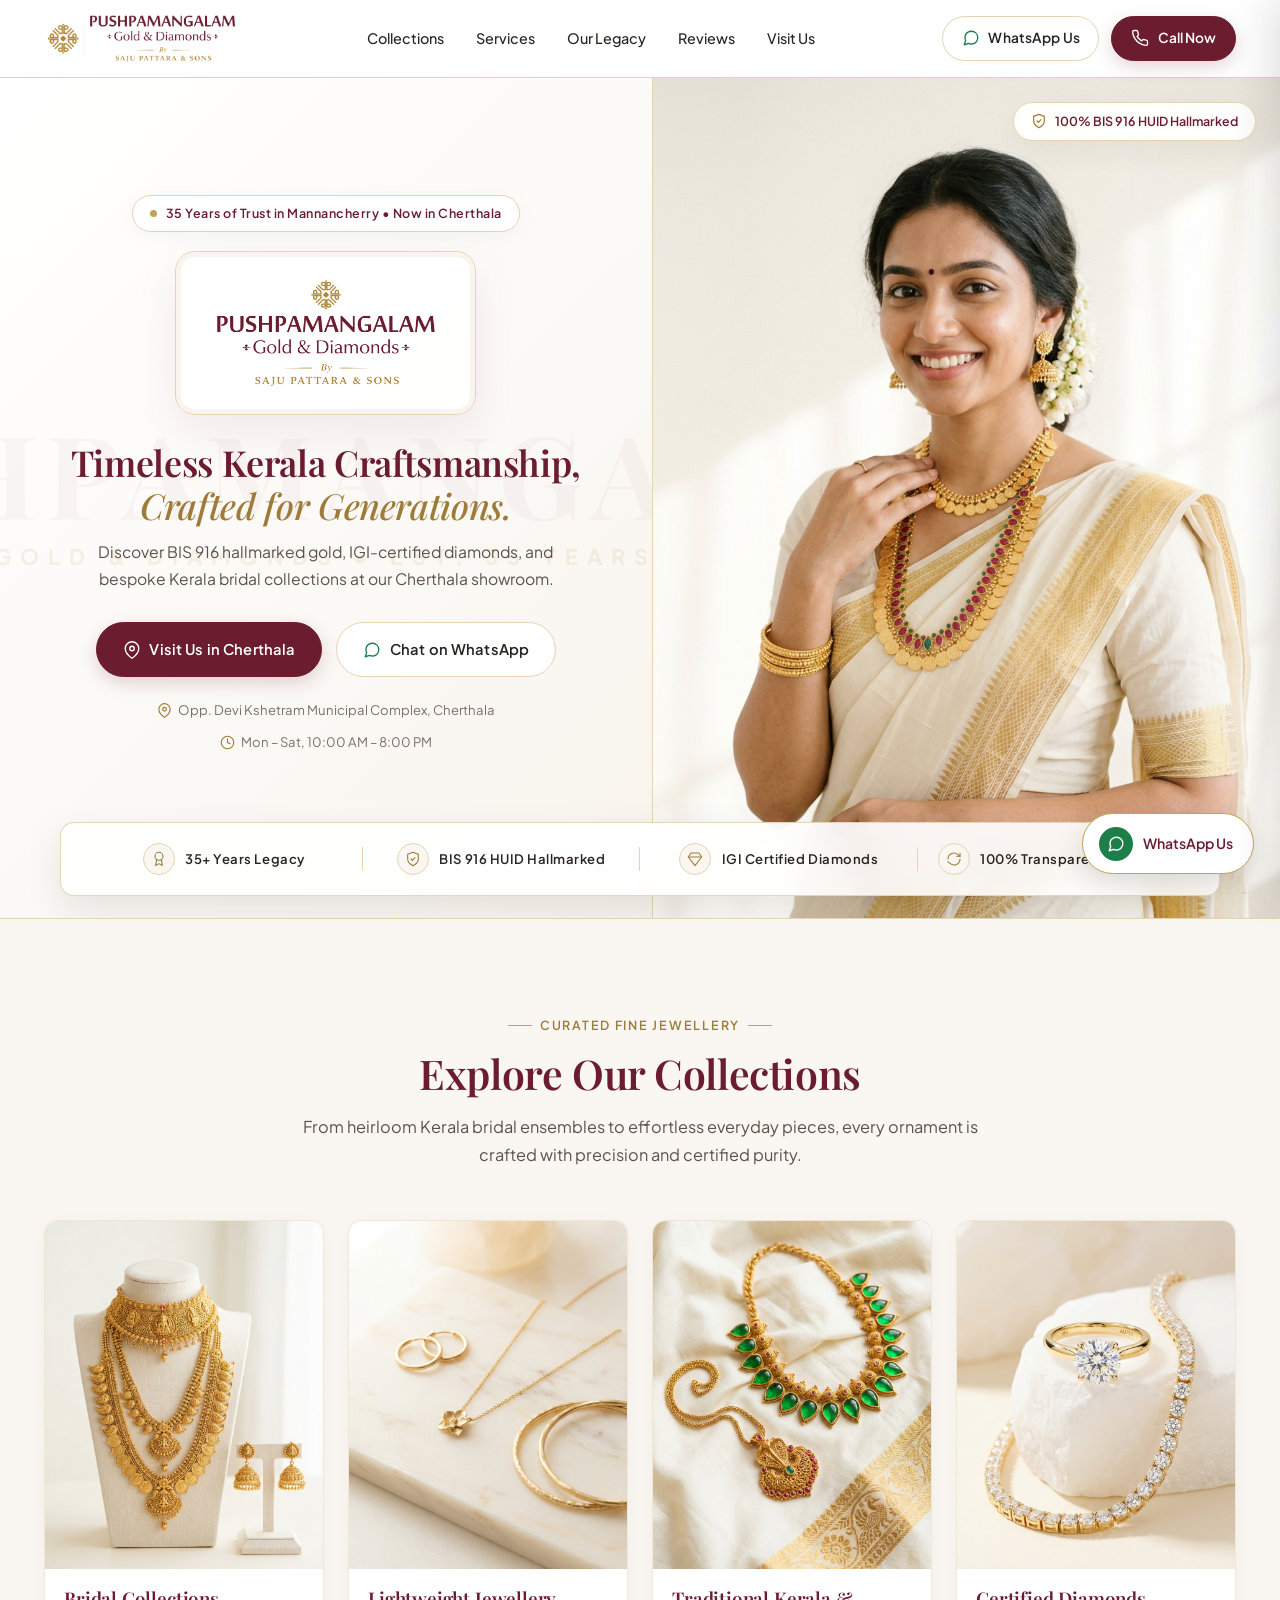
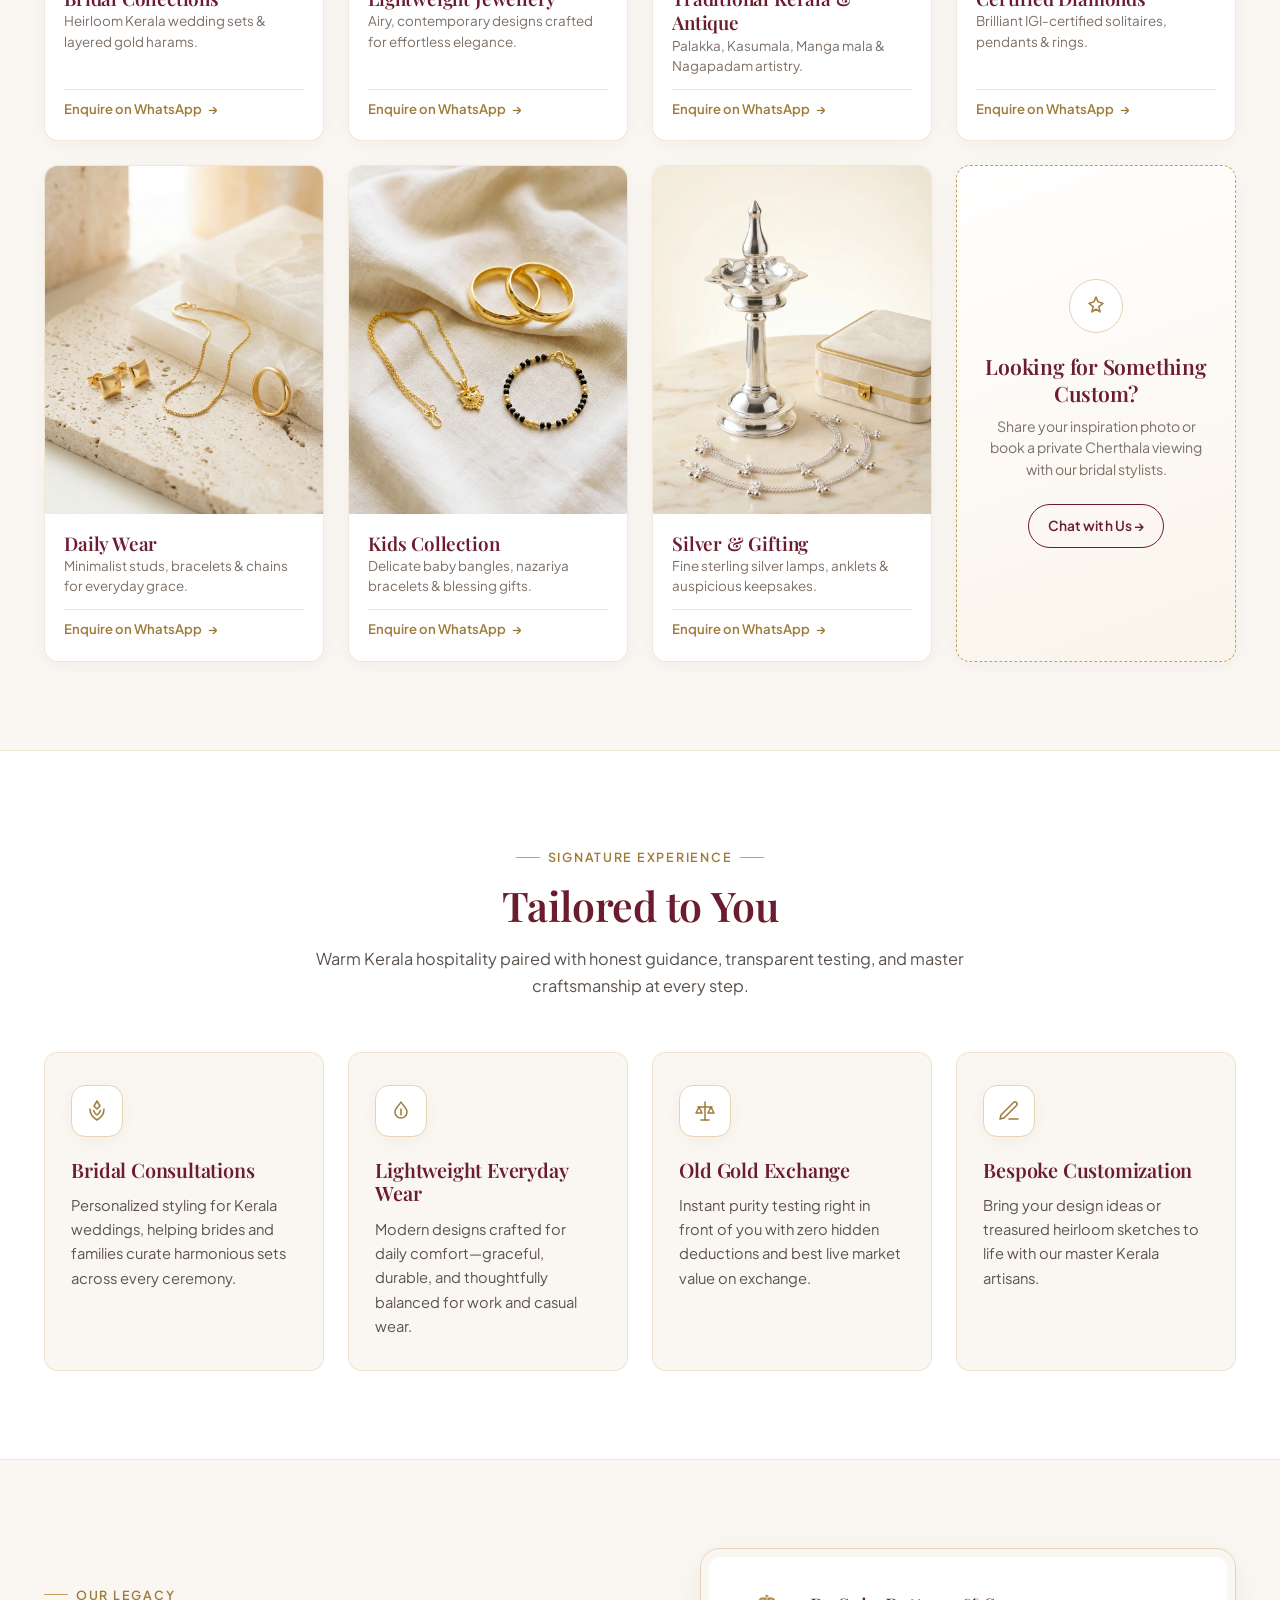
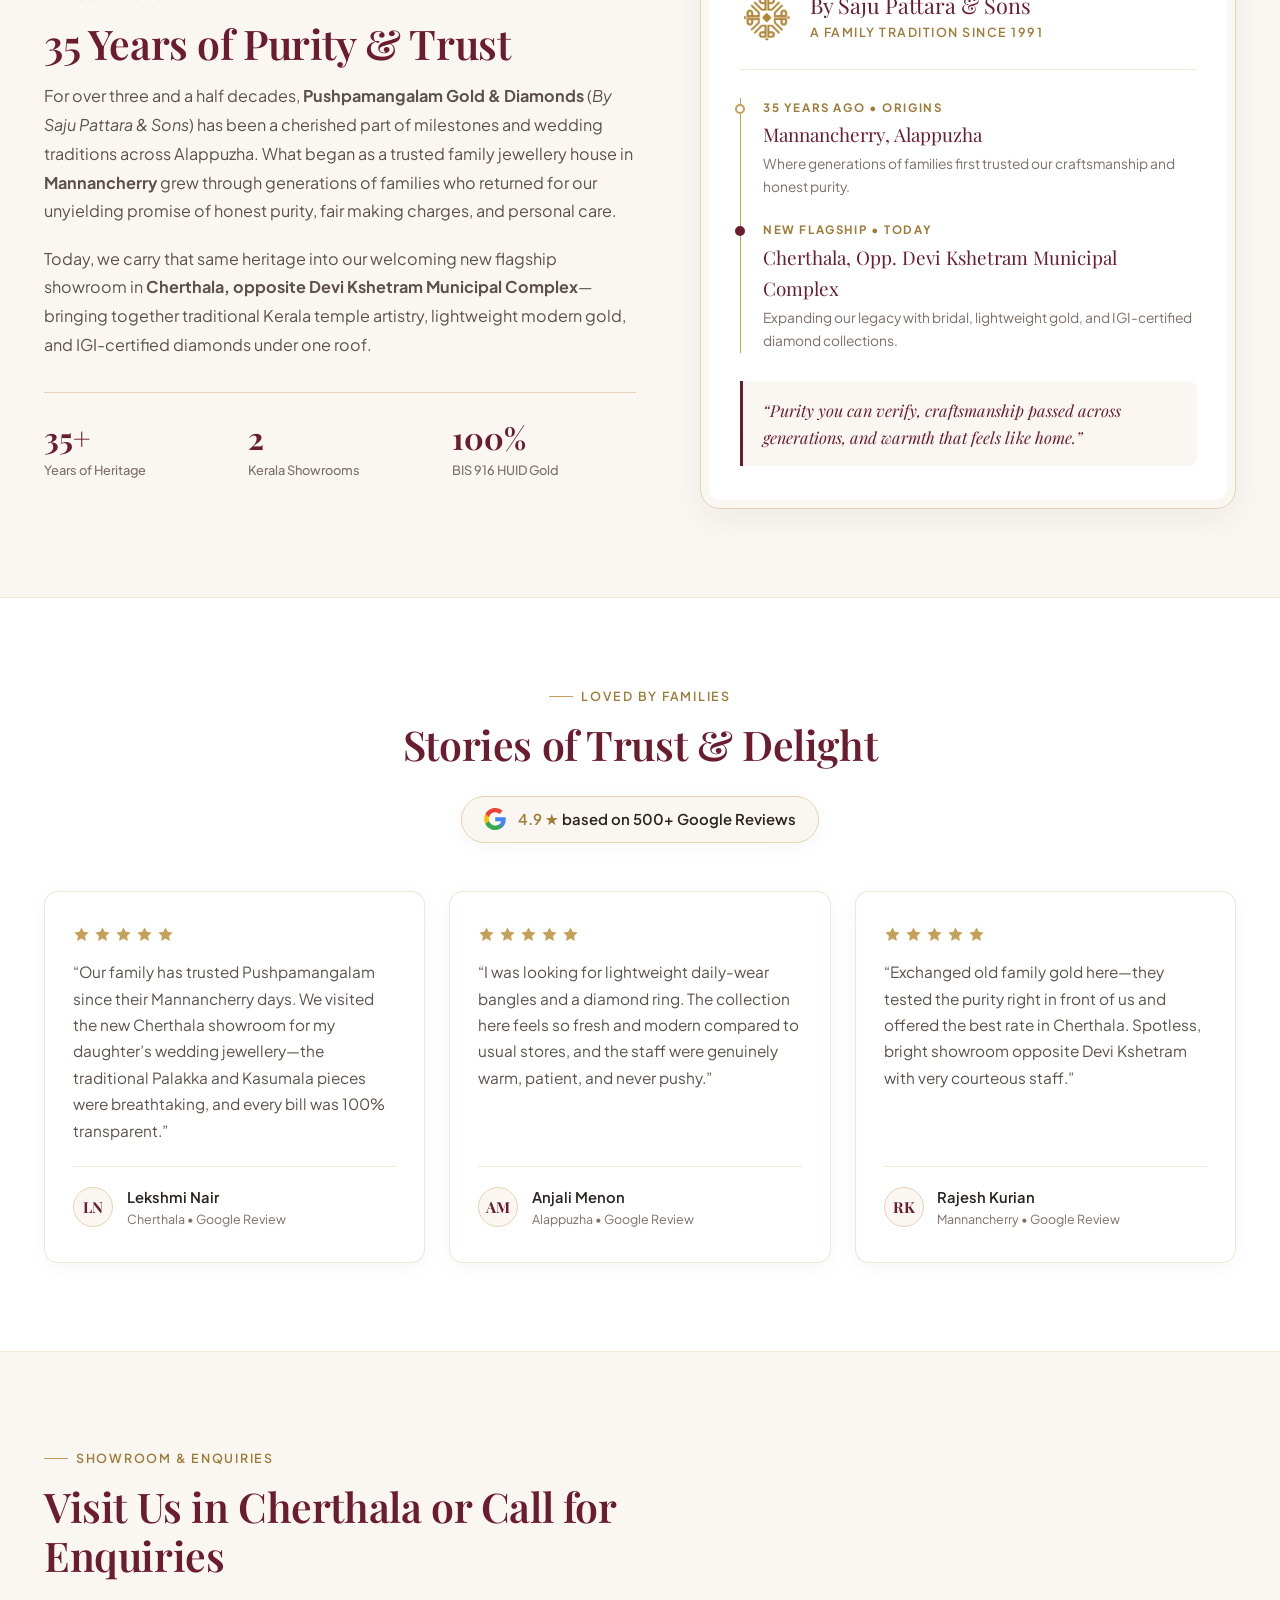
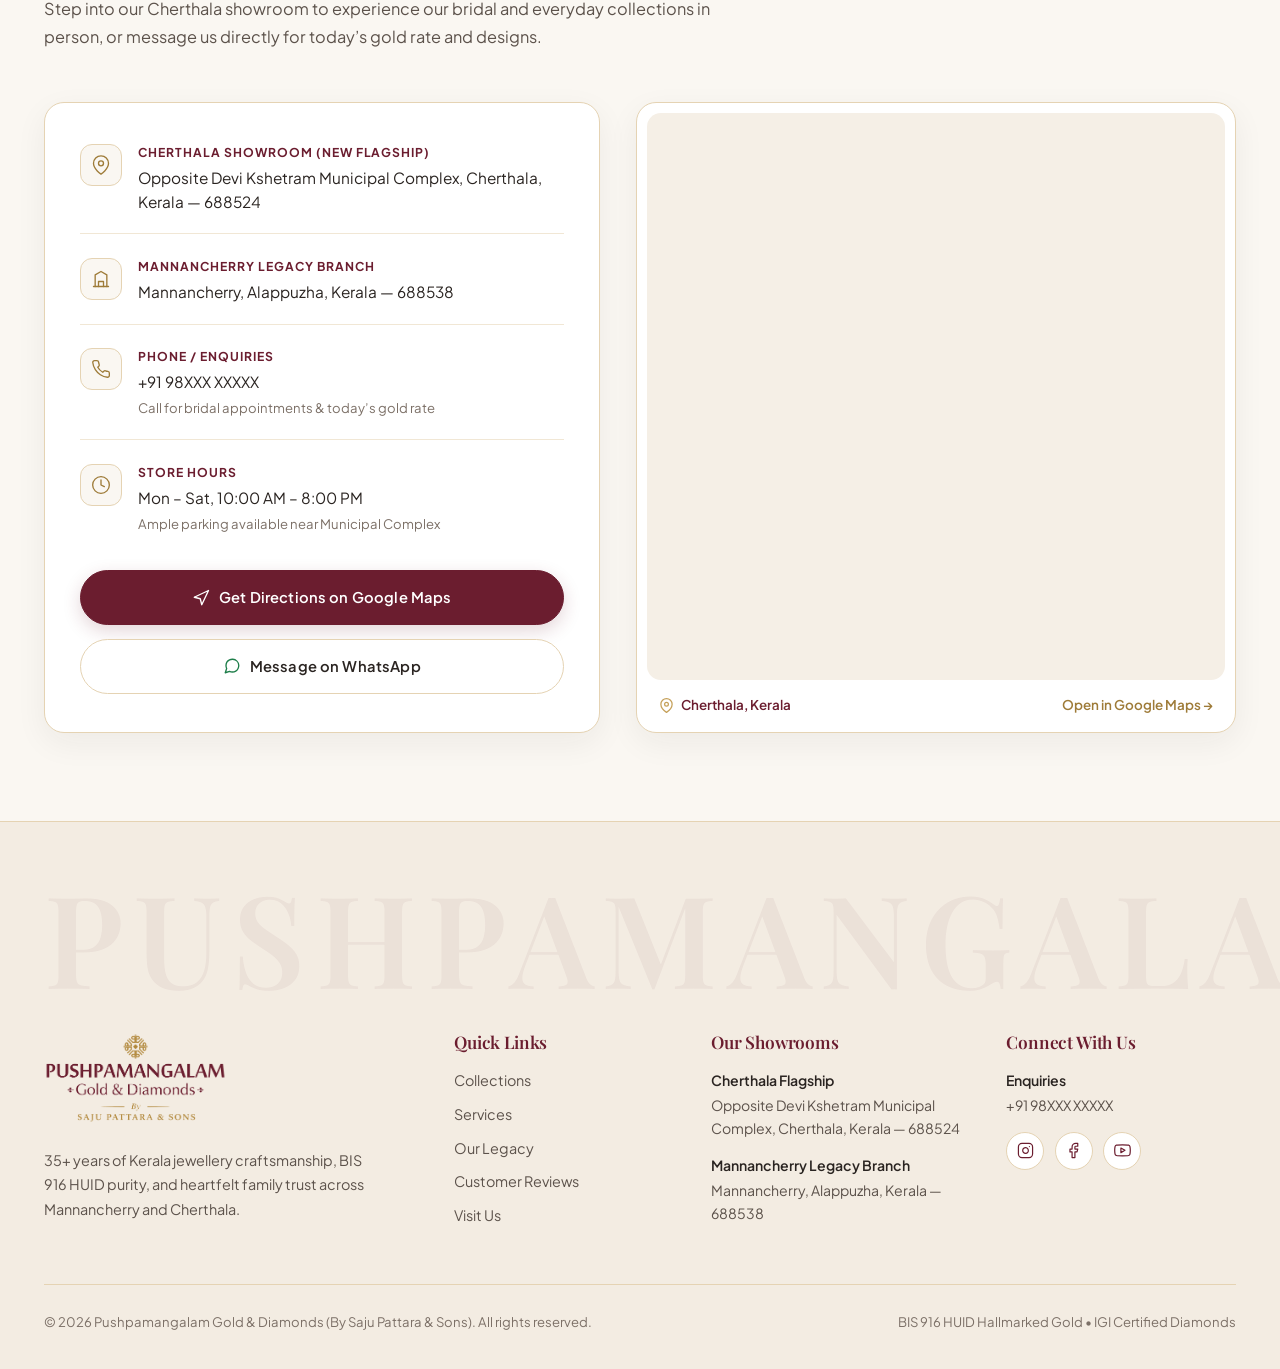
<file: v4/index.html>
<!DOCTYPE html>
<html lang="en">
<head>
  <meta charset="UTF-8" />
  <meta name="viewport" content="width=device-width, initial-scale=1.0" />

  <!-- ========================================================================
       PUSHPAMANGALAM GOLD & DIAMONDS — VERSION 4 (v4)
       Base Template: v1 (Warm Ivory, Deep Burgundy & Antique Gold)
       v4 Highlights: Full-Screen Landscape Split Hero (Highlighted Logo & Name
       on Left | Model Wearing Gold Ornaments on Right + CTAs Below), v3-Style
       Background Watermark & Glass Tag Layer, Store Photos Removed.
       [EDIT DATA: SEO & SOCIAL PREVIEW METADATA]
       NOTE: Contact numbers, WhatsApp, addresses, hours, Google rating & social
             URLs are managed centrally in js/config.js (search "[EDIT DATA").
       ======================================================================== -->
  <title>Pushpamangalam Gold &amp; Diamonds | By Saju Pattara &amp; Sons — Cherthala &amp; Mannancherry</title>
  <meta
    name="description"
    content="Pushpamangalam Gold &amp; Diamonds by Saju Pattara &amp; Sons — 35 years of trust in Mannancherry, now at our new flagship showroom in Cherthala opposite Devi Kshetram Municipal Complex."
  />
  <meta property="og:image" content="assets/images/logo-original.jpg" />
  <link rel="icon" type="image/png" href="assets/images/favicon.png" />

  <!-- Google Fonts: Playfair Display + Plus Jakarta Sans -->
  <link rel="preconnect" href="https://fonts.googleapis.com" />
  <link rel="preconnect" href="https://fonts.gstatic.com" crossorigin />
  <link
    href="https://fonts.googleapis.com/css2?family=Playfair+Display:ital,wght@0,500;0,600;0,700;1,500&family=Plus+Jakarta+Sans:wght@400;500;600;700&display=swap"
    rel="stylesheet"
  />

  <link rel="stylesheet" href="css/styles.css" />
</head>
<body>

  <!-- ========================================================================
       1. STICKY NAVIGATION HEADER
       ======================================================================== -->
  <header class="site-header" id="site-header">
    <div class="container header-inner">

      <!-- [EDIT DATA: Header Brand Logo] -->
      <a href="#top" class="brand-logo" aria-label="Pushpamangalam Gold & Diamonds — By Saju Pattara & Sons Home">
        <img
          src="assets/images/logo-header.png"
          alt="Pushpamangalam Gold &amp; Diamonds — By Saju Pattara &amp; Sons"
          class="brand-logo-img"
          width="196"
          height="52"
        />
      </a>

      <!-- Desktop Center Navigation -->
      <nav class="desktop-nav" aria-label="Primary Navigation">
        <a href="#collections" class="nav-link">Collections</a>
        <a href="#services" class="nav-link">Services</a>
        <a href="#legacy" class="nav-link">Our Legacy</a>
        <a href="#reviews" class="nav-link">Reviews</a>
        <a href="#visit-us" class="nav-link">Visit Us</a>
      </nav>

      <!-- Desktop Right Action Buttons (Auto-synced from js/config.js) -->
      <div class="header-actions">
        <a
          href="https://wa.me/919800000000"
          target="_blank"
          rel="noopener noreferrer"
          class="btn btn--whatsapp btn--sm"
          data-whatsapp-link
        >
          <svg class="icon-wa" viewBox="0 0 24 24" fill="none" stroke="currentColor" stroke-width="1.8" stroke-linecap="round" stroke-linejoin="round" aria-hidden="true">
            <path d="M21 11.5a8.38 8.38 0 0 1-.9 3.8 8.5 8.5 0 0 1-7.6 4.7 8.38 8.38 0 0 1-3.8-.9L3 21l1.9-5.7a8.38 8.38 0 0 1-.9-3.8 8.5 8.5 0 0 1 4.7-7.6 8.38 8.38 0 0 1 3.8-.9h.5a8.48 8.48 0 0 1 8 8v.5z" />
          </svg>
          WhatsApp Us
        </a>

        <a href="tel:+919800000000" class="btn btn--primary btn--sm" data-phone-href>
          <svg viewBox="0 0 24 24" fill="none" stroke="currentColor" stroke-width="1.8" stroke-linecap="round" stroke-linejoin="round" aria-hidden="true">
            <path d="M22 16.92v3a2 2 0 0 1-2.18 2 19.79 19.79 0 0 1-8.63-3.07 19.5 19.5 0 0 1-6-6 19.79 19.79 0 0 1-3.07-8.67A2 2 0 0 1 4.11 2h3a2 2 0 0 1 2 1.72c.127.96.361 1.903.7 2.81a2 2 0 0 1-.45 2.11L8.09 9.91a16 16 0 0 0 6 6l1.27-1.27a2 2 0 0 1 2.11-.45c.907.339 1.85.573 2.81.7A2 2 0 0 1 22 16.92z" />
          </svg>
          Call Now
        </a>
      </div>

      <!-- Mobile Right Controls -->
      <div class="mobile-controls">
        <a
          href="https://wa.me/919800000000"
          target="_blank"
          rel="noopener noreferrer"
          class="mobile-icon-btn mobile-icon-btn--wa"
          aria-label="Chat on WhatsApp"
          data-whatsapp-link
        >
          <svg width="20" height="20" viewBox="0 0 24 24" fill="none" stroke="currentColor" stroke-width="1.9" stroke-linecap="round" stroke-linejoin="round" aria-hidden="true">
            <path d="M21 11.5a8.38 8.38 0 0 1-.9 3.8 8.5 8.5 0 0 1-7.6 4.7 8.38 8.38 0 0 1-3.8-.9L3 21l1.9-5.7a8.38 8.38 0 0 1-.9-3.8 8.5 8.5 0 0 1 4.7-7.6 8.38 8.38 0 0 1 3.8-.9h.5a8.48 8.48 0 0 1 8 8v.5z" />
          </svg>
        </a>

        <button
          type="button"
          id="mobile-menu-open"
          class="mobile-icon-btn"
          aria-label="Open navigation menu"
          aria-expanded="false"
          aria-controls="mobile-drawer"
        >
          <svg width="21" height="21" viewBox="0 0 24 24" fill="none" stroke="currentColor" stroke-width="1.9" stroke-linecap="round" aria-hidden="true">
            <line x1="4" y1="7" x2="20" y2="7" />
            <line x1="4" y1="12" x2="20" y2="12" />
            <line x1="4" y1="17" x2="20" y2="17" />
          </svg>
        </button>
      </div>

    </div>
  </header>

  <!-- Mobile Navigation Drawer -->
  <div class="mobile-drawer-backdrop" id="mobile-drawer-backdrop" aria-hidden="true"></div>
  <aside class="mobile-drawer" id="mobile-drawer" aria-label="Mobile Navigation" aria-hidden="true">
    <div class="mobile-drawer-header">
      <img
        src="assets/images/logo-header.png"
        alt="Pushpamangalam Gold &amp; Diamonds — By Saju Pattara &amp; Sons"
        class="drawer-logo-img"
      />
      <button type="button" id="mobile-menu-close" class="mobile-icon-btn" aria-label="Close navigation menu">
        <svg width="20" height="20" viewBox="0 0 24 24" fill="none" stroke="currentColor" stroke-width="1.9" stroke-linecap="round" aria-hidden="true">
          <line x1="18" y1="6" x2="6" y2="18" />
          <line x1="6" y1="6" x2="18" y2="18" />
        </svg>
      </button>
    </div>

    <ul class="mobile-nav-list">
      <li><a href="#collections" class="mobile-nav-link">Collections <span aria-hidden="true">→</span></a></li>
      <li><a href="#services" class="mobile-nav-link">Services <span aria-hidden="true">→</span></a></li>
      <li><a href="#legacy" class="mobile-nav-link">Our Legacy <span aria-hidden="true">→</span></a></li>
      <li><a href="#reviews" class="mobile-nav-link">Reviews <span aria-hidden="true">→</span></a></li>
      <li><a href="#visit-us" class="mobile-nav-link">Visit Us <span aria-hidden="true">→</span></a></li>
    </ul>

    <div class="mobile-drawer-cta">
      <a href="tel:+919800000000" class="btn btn--primary" data-phone-href>Call Cherthala Showroom</a>
      <a href="https://wa.me/919800000000" target="_blank" rel="noopener noreferrer" class="btn btn--whatsapp" data-whatsapp-link>Chat on WhatsApp</a>
    </div>
  </aside>

  <main id="top">

    <!-- ======================================================================
         2. FIRST PAGE — FULL-VIEWPORT LANDSCAPE SPLIT HERO (v4)
         Left: Highlighted Logo + Brand Name + v3 Background Watermark Layer + CTAs
         Right: Full-Bleed Portrait of Model Wearing Traditional Kerala Gold Ornaments
         Bottom Edge: v3 Floating White Glassmorphism Trust Tag Layer
         ====================================================================== -->
    <section class="hero-split" aria-label="Pushpamangalam Gold and Diamonds Hero">
      <div class="hero-split-grid">

        <!-- LEFT HALF: Brand Logo & Site Name Spotlight + CTAs Below -->
        <div class="hero-brand-panel">

          <!-- v3-style subtle typographic background watermark layer -->
          <!-- [EDIT DATA: Background Watermark Tag Text] -->
          <div class="hero-bg-watermark" aria-hidden="true">
            <span class="hero-bg-watermark-word">PUSHPAMANGALAM</span>
            <span class="hero-bg-watermark-tag">GOLD &amp; DIAMONDS &bull; EST. 35 YEARS</span>
          </div>

          <div class="hero-brand-inner">
            <!-- [EDIT DATA: Hero Announcement Badge] -->
            <div class="hero-badge">
              <span class="hero-badge-dot" aria-hidden="true"></span>
              <span>35 Years of Trust in Mannancherry &bull; Now in Cherthala</span>
            </div>

            <!-- PROMINENT OFFICIAL LOGO & SITE NAME SPOTLIGHT -->
            <!-- [EDIT DATA: Hero Highlighted Brand Logo] -->
            <div class="hero-logo-spotlight">
              <img
                src="assets/images/logo-full-light.png"
                alt="Pushpamangalam Gold &amp; Diamonds — By Saju Pattara &amp; Sons"
                class="hero-logo-spotlight-img"
                width="268"
                height="134"
              />
            </div>

            <!-- [EDIT DATA: Hero Tagline Headline] -->
            <h1 class="hero-brand-headline">
              Timeless Kerala Craftsmanship, <em>Crafted for Generations.</em>
            </h1>

            <!-- [EDIT DATA: Hero Subtext] -->
            <p class="hero-subtext">
              Discover BIS 916 hallmarked gold, IGI-certified diamonds, and bespoke Kerala bridal collections at our Cherthala showroom.
            </p>

            <!-- CTAs DIRECTLY BELOW LOGO & BRAND NAME -->
            <div class="hero-actions">
              <a href="#visit-us" class="btn btn--primary">
                <svg viewBox="0 0 24 24" fill="none" stroke="currentColor" stroke-width="1.8" stroke-linecap="round" stroke-linejoin="round" aria-hidden="true">
                  <path d="M21 10c0 7-9 13-9 13s-9-6-9-13a9 9 0 0 1 18 0z" />
                  <circle cx="12" cy="10" r="3" />
                </svg>
                Visit Us in Cherthala
              </a>

              <a
                href="https://wa.me/919800000000"
                target="_blank"
                rel="noopener noreferrer"
                class="btn btn--whatsapp"
                data-whatsapp-link
              >
                <svg class="icon-wa" viewBox="0 0 24 24" fill="none" stroke="currentColor" stroke-width="1.8" stroke-linecap="round" stroke-linejoin="round" aria-hidden="true">
                  <path d="M21 11.5a8.38 8.38 0 0 1-.9 3.8 8.5 8.5 0 0 1-7.6 4.7 8.38 8.38 0 0 1-3.8-.9L3 21l1.9-5.7a8.38 8.38 0 0 1-.9-3.8 8.5 8.5 0 0 1 4.7-7.6 8.38 8.38 0 0 1 3.8-.9h.5a8.48 8.48 0 0 1 8 8v.5z" />
                </svg>
                Chat on WhatsApp
              </a>
            </div>

            <!-- [EDIT DATA: Quick Showroom Landmark & Hours (Hours synced from js/config.js)] -->
            <div class="hero-meta-compact">
              <span class="hero-meta-item">
                <svg viewBox="0 0 24 24" fill="none" stroke="currentColor" stroke-width="1.8" stroke-linecap="round" stroke-linejoin="round" aria-hidden="true">
                  <path d="M21 10c0 7-9 13-9 13s-9-6-9-13a9 9 0 0 1 18 0z" />
                  <circle cx="12" cy="10" r="3" />
                </svg>
                Opp. Devi Kshetram Municipal Complex, Cherthala
              </span>
              <span class="hero-meta-item">
                <svg viewBox="0 0 24 24" fill="none" stroke="currentColor" stroke-width="1.8" stroke-linecap="round" stroke-linejoin="round" aria-hidden="true">
                  <circle cx="12" cy="12" r="10" />
                  <polyline points="12 6 12 12 16 14" />
                </svg>
                <span data-store-hours>Mon – Sat, 10:00 AM – 8:00 PM</span>
              </span>
            </div>
          </div>
        </div>

        <!-- RIGHT HALF: Big Landscape-Filling Portrait of Model Wearing Gold Ornaments -->
        <div class="hero-model-panel">
          <!-- [EDIT DATA: Hero Model Portrait] Replace assets/images/hero-model.jpg with your official model campaign photograph -->
          <img
            src="assets/images/hero-model.jpg"
            alt="Young Kerala woman in ivory kasavu saree wearing traditional 22K gold Kasumala, Palakka mala, jhumkas, and bangles"
            class="hero-model-img"
          />

          <!-- [EDIT DATA: Corner Purity Tag] -->
          <div class="hero-purity-pill">
            <svg viewBox="0 0 24 24" fill="none" stroke="currentColor" stroke-width="1.8" stroke-linecap="round" stroke-linejoin="round" aria-hidden="true">
              <path d="M12 22s8-4 8-10V5l-8-3-8 3v7c0 6 8 10 8 10z" />
              <polyline points="9 12 11 14 15 10" />
            </svg>
            100% BIS 916 HUID Hallmarked
          </div>
        </div>

      </div>

      <!-- v3-STYLE FLOATING GLASSMORPHISM TRUST TAG BAR ACROSS BOTTOM EDGE OF FIRST PAGE -->
      <!-- [EDIT DATA: 4 Trust & Certification Badges] -->
      <div class="hero-glass-layer" role="list" aria-label="Certifications and Trust Guarantees">
        <div class="glass-tag" role="listitem">
          <span class="glass-tag-icon" aria-hidden="true">
            <svg viewBox="0 0 24 24" fill="none" stroke="currentColor" stroke-width="1.6" stroke-linecap="round" stroke-linejoin="round">
              <circle cx="12" cy="8" r="6" />
              <path d="M15.477 12.89 17 22l-5-3-5 3 1.523-9.11" />
            </svg>
          </span>
          <span>35+ Years Legacy</span>
        </div>

        <div class="glass-tag" role="listitem">
          <span class="glass-tag-icon" aria-hidden="true">
            <svg viewBox="0 0 24 24" fill="none" stroke="currentColor" stroke-width="1.6" stroke-linecap="round" stroke-linejoin="round">
              <path d="M12 22s8-4 8-10V5l-8-3-8 3v7c0 6 8 10 8 10z" />
              <polyline points="9 12 11 14 15 10" />
            </svg>
          </span>
          <span>BIS 916 HUID Hallmarked</span>
        </div>

        <div class="glass-tag" role="listitem">
          <span class="glass-tag-icon" aria-hidden="true">
            <svg viewBox="0 0 24 24" fill="none" stroke="currentColor" stroke-width="1.6" stroke-linecap="round" stroke-linejoin="round">
              <path d="M6 3h12l4 6-10 13L2 9Z" />
              <path d="M2 9h20" />
            </svg>
          </span>
          <span>IGI Certified Diamonds</span>
        </div>

        <div class="glass-tag" role="listitem">
          <span class="glass-tag-icon" aria-hidden="true">
            <svg viewBox="0 0 24 24" fill="none" stroke="currentColor" stroke-width="1.6" stroke-linecap="round" stroke-linejoin="round">
              <path d="M3 12a9 9 0 0 1 15-6.7L21 8" />
              <path d="M21 3v5h-5" />
              <path d="M21 12a9 9 0 0 1-15 6.7L3 16" />
            </svg>
          </span>
          <span>100% Transparent Exchange</span>
        </div>
      </div>
    </section>

    <!-- ======================================================================
         3. PRODUCT CATEGORIES GRID ("EXPLORE OUR COLLECTIONS")
         ====================================================================== -->
    <section class="section section--ivory" id="collections">
      <div class="container">

        <div class="section-header section-header--center reveal">
          <span class="eyebrow">Curated Fine Jewellery</span>
          <h2 class="section-title">Explore Our Collections</h2>
          <p class="section-subtitle">
            From heirloom Kerala bridal ensembles to effortless everyday pieces, every ornament is crafted with precision and certified purity.
          </p>
        </div>

        <div class="collections-grid">

          <!-- [EDIT DATA: Category 1 — Bridal Collections] -->
          <article class="collection-card reveal">
            <div class="collection-media">
              <img src="assets/images/cat-bridal.jpg" alt="Kerala Bridal 22K Gold Jewellery Collection" loading="lazy" />
            </div>
            <div class="collection-body">
              <div>
                <h3 class="collection-title">Bridal Collections</h3>
                <p class="collection-caption">Heirloom Kerala wedding sets &amp; layered gold harams.</p>
              </div>
              <a href="https://wa.me/919800000000" target="_blank" rel="noopener noreferrer" class="collection-link" data-whatsapp-link data-whatsapp-category="Bridal Collections">
                Enquire on WhatsApp <span aria-hidden="true">→</span>
              </a>
            </div>
          </article>

          <!-- [EDIT DATA: Category 2 — Lightweight Jewellery] -->
          <article class="collection-card reveal">
            <div class="collection-media">
              <img src="assets/images/cat-lightweight.jpg" alt="Lightweight 22K Gold Jewellery" loading="lazy" />
            </div>
            <div class="collection-body">
              <div>
                <h3 class="collection-title">Lightweight Jewellery</h3>
                <p class="collection-caption">Airy, contemporary designs crafted for effortless elegance.</p>
              </div>
              <a href="https://wa.me/919800000000" target="_blank" rel="noopener noreferrer" class="collection-link" data-whatsapp-link data-whatsapp-category="Lightweight Jewellery">
                Enquire on WhatsApp <span aria-hidden="true">→</span>
              </a>
            </div>
          </article>

          <!-- [EDIT DATA: Category 3 — Traditional Kerala & Antique] -->
          <article class="collection-card reveal">
            <div class="collection-media">
              <img src="assets/images/cat-traditional.jpg" alt="Traditional Kerala Palakka Mala and Antique Gold" loading="lazy" />
            </div>
            <div class="collection-body">
              <div>
                <h3 class="collection-title">Traditional Kerala &amp; Antique</h3>
                <p class="collection-caption">Palakka, Kasumala, Manga mala &amp; Nagapadam artistry.</p>
              </div>
              <a href="https://wa.me/919800000000" target="_blank" rel="noopener noreferrer" class="collection-link" data-whatsapp-link data-whatsapp-category="Traditional Kerala & Antique">
                Enquire on WhatsApp <span aria-hidden="true">→</span>
              </a>
            </div>
          </article>

          <!-- [EDIT DATA: Category 4 — Certified Diamonds] -->
          <article class="collection-card reveal">
            <div class="collection-media">
              <img src="assets/images/cat-diamonds.jpg" alt="IGI Certified Diamond Rings and Necklaces" loading="lazy" />
            </div>
            <div class="collection-body">
              <div>
                <h3 class="collection-title">Certified Diamonds</h3>
                <p class="collection-caption">Brilliant IGI-certified solitaires, pendants &amp; rings.</p>
              </div>
              <a href="https://wa.me/919800000000" target="_blank" rel="noopener noreferrer" class="collection-link" data-whatsapp-link data-whatsapp-category="Certified Diamonds">
                Enquire on WhatsApp <span aria-hidden="true">→</span>
              </a>
            </div>
          </article>

          <!-- [EDIT DATA: Category 5 — Daily Wear] -->
          <article class="collection-card reveal">
            <div class="collection-media">
              <img src="assets/images/cat-daily.jpg" alt="Daily Wear Gold Studs, Bracelets and Rings" loading="lazy" />
            </div>
            <div class="collection-body">
              <div>
                <h3 class="collection-title">Daily Wear</h3>
                <p class="collection-caption">Minimalist studs, bracelets &amp; chains for everyday grace.</p>
              </div>
              <a href="https://wa.me/919800000000" target="_blank" rel="noopener noreferrer" class="collection-link" data-whatsapp-link data-whatsapp-category="Daily Wear">
                Enquire on WhatsApp <span aria-hidden="true">→</span>
              </a>
            </div>
          </article>

          <!-- [EDIT DATA: Category 6 — Kids Collection] -->
          <article class="collection-card reveal">
            <div class="collection-media">
              <img src="assets/images/cat-kids.jpg" alt="Kerala Kids Gold Bangles and Baby Jewellery" loading="lazy" />
            </div>
            <div class="collection-body">
              <div>
                <h3 class="collection-title">Kids Collection</h3>
                <p class="collection-caption">Delicate baby bangles, nazariya bracelets &amp; blessing gifts.</p>
              </div>
              <a href="https://wa.me/919800000000" target="_blank" rel="noopener noreferrer" class="collection-link" data-whatsapp-link data-whatsapp-category="Kids Collection">
                Enquire on WhatsApp <span aria-hidden="true">→</span>
              </a>
            </div>
          </article>

          <!-- [EDIT DATA: Category 7 — Silver & Gifting] -->
          <article class="collection-card reveal">
            <div class="collection-media">
              <img src="assets/images/cat-silver.jpg" alt="Sterling Silver Nilavilakku, Anklets and Luxury Gifting" loading="lazy" />
            </div>
            <div class="collection-body">
              <div>
                <h3 class="collection-title">Silver &amp; Gifting</h3>
                <p class="collection-caption">Fine sterling silver lamps, anklets &amp; auspicious keepsakes.</p>
              </div>
              <a href="https://wa.me/919800000000" target="_blank" rel="noopener noreferrer" class="collection-link" data-whatsapp-link data-whatsapp-category="Silver & Gifting">
                Enquire on WhatsApp <span aria-hidden="true">→</span>
              </a>
            </div>
          </article>

          <!-- [EDIT DATA (OPTIONAL 8TH CARD): Custom Design / Private Concierge CTA] -->
          <article class="collection-card collection-card--concierge reveal">
            <span class="concierge-icon" aria-hidden="true">
              <svg width="24" height="24" viewBox="0 0 24 24" fill="none" stroke="currentColor" stroke-width="1.5" stroke-linecap="round" stroke-linejoin="round">
                <path d="M12 3l1.9 4.6L19 9.5l-4.2 3.2 1.3 5.3L12 15.2 7.9 18l1.3-5.3L5 9.5l5.1-1.9L12 3z" />
              </svg>
            </span>
            <h3 class="collection-title">Looking for Something Custom?</h3>
            <p class="collection-caption">
              Share your inspiration photo or book a private Cherthala viewing with our bridal stylists.
            </p>
            <a
              href="https://wa.me/919800000000"
              target="_blank"
              rel="noopener noreferrer"
              class="btn btn--outline-burgundy btn--sm"
              data-whatsapp-link
              data-whatsapp-category="Custom Design / Private Viewing"
            >
              Chat with Us →
            </a>
          </article>

        </div>
      </div>
    </section>

    <!-- ======================================================================
         4. CORE SERVICES SECTION ("TAILORED TO YOU")
         ====================================================================== -->
    <section class="section section--alabaster" id="services">
      <div class="container">

        <div class="section-header section-header--center reveal">
          <span class="eyebrow">Signature Experience</span>
          <h2 class="section-title">Tailored to You</h2>
          <p class="section-subtitle">
            Warm Kerala hospitality paired with honest guidance, transparent testing, and master craftsmanship at every step.
          </p>
        </div>

        <!-- [EDIT DATA: Core 4 Services Cards] -->
        <div class="services-grid">

          <div class="service-card reveal">
            <div class="service-icon" aria-hidden="true">
              <svg viewBox="0 0 24 24" fill="none" stroke="currentColor" stroke-width="1.5" stroke-linecap="round" stroke-linejoin="round">
                <path d="M12 2L9 7l3 3 3-3-3-5z" />
                <path d="M5 10c0 5.5 3.5 9 7 11 3.5-2 7-5.5 7-11" />
                <path d="M8.5 11.5c1 2.2 2.2 3.6 3.5 4.5 1.3-.9 2.5-2.3 3.5-4.5" />
              </svg>
            </div>
            <h3 class="service-title">Bridal Consultations</h3>
            <p class="service-desc">
              Personalized styling for Kerala weddings, helping brides and families curate harmonious sets across every ceremony.
            </p>
          </div>

          <div class="service-card reveal">
            <div class="service-icon" aria-hidden="true">
              <svg viewBox="0 0 24 24" fill="none" stroke="currentColor" stroke-width="1.5" stroke-linecap="round" stroke-linejoin="round">
                <path d="M12 3c2 3.5 6 6 6 10a6 6 0 1 1-12 0c0-4 4-6.5 6-10z" />
                <path d="M12 10v6" />
              </svg>
            </div>
            <h3 class="service-title">Lightweight Everyday Wear</h3>
            <p class="service-desc">
              Modern designs crafted for daily comfort—graceful, durable, and thoughtfully balanced for work and casual wear.
            </p>
          </div>

          <div class="service-card reveal">
            <div class="service-icon" aria-hidden="true">
              <svg viewBox="0 0 24 24" fill="none" stroke="currentColor" stroke-width="1.5" stroke-linecap="round" stroke-linejoin="round">
                <path d="M12 3v18" />
                <path d="M5 8h14" />
                <path d="M6 8l-3 6h6l-3-6z" />
                <path d="M18 8l-3 6h6l-3-6z" />
                <path d="M8 21h8" />
              </svg>
            </div>
            <h3 class="service-title">Old Gold Exchange</h3>
            <p class="service-desc">
              Instant purity testing right in front of you with zero hidden deductions and best live market value on exchange.
            </p>
          </div>

          <div class="service-card reveal">
            <div class="service-icon" aria-hidden="true">
              <svg viewBox="0 0 24 24" fill="none" stroke="currentColor" stroke-width="1.5" stroke-linecap="round" stroke-linejoin="round">
                <path d="M12 20h9" />
                <path d="M16.5 3.5a2.12 2.12 0 0 1 3 3L7 19l-4 1 1-4L16.5 3.5z" />
              </svg>
            </div>
            <h3 class="service-title">Bespoke Customization</h3>
            <p class="service-desc">
              Bring your design ideas or treasured heirloom sketches to life with our master Kerala artisans.
            </p>
          </div>

        </div>
      </div>
    </section>

    <!-- ======================================================================
         5. ABOUT US & HERITAGE MILESTONES (STORE PHOTOS REMOVED IN v4)
         ====================================================================== -->
    <section class="section section--ivory" id="legacy">
      <div class="container legacy-grid">

        <!-- Left Column: Warm Brand Story -->
        <div class="legacy-copy reveal">
          <span class="eyebrow">Our Legacy</span>
          <h2 class="section-title">35 Years of Purity &amp; Trust</h2>

          <!-- [EDIT DATA: About Us Story Paragraphs] -->
          <p>
            For over three and a half decades, <strong>Pushpamangalam Gold &amp; Diamonds</strong> (<em>By Saju Pattara &amp; Sons</em>) has been a cherished part of milestones and wedding traditions across Alappuzha. What began as a trusted family jewellery house in <strong>Mannancherry</strong> grew through generations of families who returned for our unyielding promise of honest purity, fair making charges, and personal care.
          </p>
          <p>
            Today, we carry that same heritage into our welcoming new flagship showroom in <strong>Cherthala, opposite Devi Kshetram Municipal Complex</strong>—bringing together traditional Kerala temple artistry, lightweight modern gold, and IGI-certified diamonds under one roof.
          </p>

          <!-- [EDIT DATA: Heritage Stats] -->
          <div class="legacy-stats">
            <div>
              <div class="stat-value">35+</div>
              <div class="stat-label">Years of Heritage</div>
            </div>
            <div>
              <div class="stat-value">2</div>
              <div class="stat-label">Kerala Showrooms</div>
            </div>
            <div>
              <div class="stat-value">100%</div>
              <div class="stat-label">BIS 916 HUID Gold</div>
            </div>
          </div>
        </div>

        <!-- Right Column: Photo-Free Heritage Crest & 2-Step Journey Card -->
        <div class="heritage-crest-card reveal">
          <div class="heritage-crest-head">
            <img src="assets/images/logo-emblem.png" alt="Pushpamangalam Heritage Emblem" class="heritage-emblem-img" />
            <div>
              <div class="heritage-crest-title">By Saju Pattara &amp; Sons</div>
              <div class="heritage-crest-sub">A Family Tradition Since 1991</div>
            </div>
          </div>

          <!-- [EDIT DATA: 2-Step Branch Journey Milestones] -->
          <div class="heritage-milestones">
            <div class="heritage-step">
              <div class="heritage-step-era">35 Years Ago &bull; Origins</div>
              <div class="heritage-step-place">Mannancherry, Alappuzha</div>
              <p class="heritage-step-note">Where generations of families first trusted our craftsmanship and honest purity.</p>
            </div>

            <div class="heritage-step heritage-step--current">
              <div class="heritage-step-era">New Flagship &bull; Today</div>
              <div class="heritage-step-place">Cherthala, Opp. Devi Kshetram Municipal Complex</div>
              <p class="heritage-step-note">Expanding our legacy with bridal, lightweight gold, and IGI-certified diamond collections.</p>
            </div>
          </div>

          <!-- [EDIT DATA: Family Promise Quote] -->
          <blockquote class="heritage-promise-quote">
            “Purity you can verify, craftsmanship passed across generations, and warmth that feels like home.”
          </blockquote>
        </div>

      </div>
    </section>

    <!-- ======================================================================
         6. SOCIAL PROOF & GOOGLE REVIEWS
         ====================================================================== -->
    <section class="section section--alabaster" id="reviews">
      <div class="container">

        <div class="reviews-header-wrap reveal">
          <span class="eyebrow">Loved by Families</span>
          <h2 class="section-title">Stories of Trust &amp; Delight</h2>

          <!-- [EDIT DATA: Google Rating Summary] Synced from js/config.js -->
          <a
            href="https://www.google.com/maps"
            target="_blank"
            rel="noopener noreferrer"
            class="google-rating-pill"
            data-google-reviews-url
          >
            <svg class="google-g-badge" viewBox="0 0 24 24" aria-hidden="true">
              <path fill="#4285F4" d="M23.745 12.27c0-.79-.07-1.54-.19-2.27h-11.3v4.51h6.47c-.29 1.48-1.14 2.73-2.4 3.58v3h3.86c2.26-2.09 3.56-5.17 3.56-8.82z"/>
              <path fill="#34A853" d="M12.255 24c3.24 0 5.95-1.08 7.93-2.91l-3.86-3c-1.08.72-2.45 1.16-4.07 1.16-3.13 0-5.78-2.11-6.73-4.96h-3.98v3.09C3.515 21.3 7.565 24 12.255 24z"/>
              <path fill="#FBBC05" d="M5.525 14.29c-.25-.72-.38-1.49-.38-2.29s.14-1.57.38-2.29V6.62h-3.98a11.86 11.86 0 0 0 0 10.76l3.98-3.09z"/>
              <path fill="#EA4335" d="M12.255 4.75c1.77 0 3.35.61 4.6 1.8l3.42-3.42C18.205 1.19 15.495 0 12.255 0c-4.69 0-8.74 2.7-10.71 6.62l3.98 3.09c.95-2.85 3.6-4.96 6.73-4.96z"/>
            </svg>
            <span class="rating-text">
              <span class="rating-star-accent"><span data-google-rating>4.9</span> ★</span> based on <span data-google-count>500+</span> Google Reviews
            </span>
          </a>
        </div>

        <!-- [EDIT DATA: Customer Testimonials] Replace with verified Google Reviews -->
        <div class="reviews-grid">

          <!-- [EDIT DATA: Testimonial 1 — Quote, Initials, Name & City] -->
          <article class="review-card reveal">
            <div>
              <div class="review-stars" aria-label="5 out of 5 stars">
                <svg viewBox="0 0 24 24"><path d="M12 2l3.09 6.26L22 9.27l-5 4.87 1.18 6.88L12 17.77l-6.18 3.25L7 14.14 2 9.27l6.91-1.01L12 2z"/></svg>
                <svg viewBox="0 0 24 24"><path d="M12 2l3.09 6.26L22 9.27l-5 4.87 1.18 6.88L12 17.77l-6.18 3.25L7 14.14 2 9.27l6.91-1.01L12 2z"/></svg>
                <svg viewBox="0 0 24 24"><path d="M12 2l3.09 6.26L22 9.27l-5 4.87 1.18 6.88L12 17.77l-6.18 3.25L7 14.14 2 9.27l6.91-1.01L12 2z"/></svg>
                <svg viewBox="0 0 24 24"><path d="M12 2l3.09 6.26L22 9.27l-5 4.87 1.18 6.88L12 17.77l-6.18 3.25L7 14.14 2 9.27l6.91-1.01L12 2z"/></svg>
                <svg viewBox="0 0 24 24"><path d="M12 2l3.09 6.26L22 9.27l-5 4.87 1.18 6.88L12 17.77l-6.18 3.25L7 14.14 2 9.27l6.91-1.01L12 2z"/></svg>
              </div>
              <p class="review-quote">
                “Our family has trusted Pushpamangalam since their Mannancherry days. We visited the new Cherthala showroom for my daughter’s wedding jewellery—the traditional Palakka and Kasumala pieces were breathtaking, and every bill was 100% transparent.”
              </p>
            </div>
            <div class="review-author">
              <div class="review-avatar" aria-hidden="true">LN</div>
              <div>
                <div class="review-name">Lekshmi Nair</div>
                <div class="review-meta">Cherthala &bull; Google Review</div>
              </div>
            </div>
          </article>

          <!-- [EDIT DATA: Testimonial 2 — Quote, Initials, Name & City] -->
          <article class="review-card reveal">
            <div>
              <div class="review-stars" aria-label="5 out of 5 stars">
                <svg viewBox="0 0 24 24"><path d="M12 2l3.09 6.26L22 9.27l-5 4.87 1.18 6.88L12 17.77l-6.18 3.25L7 14.14 2 9.27l6.91-1.01L12 2z"/></svg>
                <svg viewBox="0 0 24 24"><path d="M12 2l3.09 6.26L22 9.27l-5 4.87 1.18 6.88L12 17.77l-6.18 3.25L7 14.14 2 9.27l6.91-1.01L12 2z"/></svg>
                <svg viewBox="0 0 24 24"><path d="M12 2l3.09 6.26L22 9.27l-5 4.87 1.18 6.88L12 17.77l-6.18 3.25L7 14.14 2 9.27l6.91-1.01L12 2z"/></svg>
                <svg viewBox="0 0 24 24"><path d="M12 2l3.09 6.26L22 9.27l-5 4.87 1.18 6.88L12 17.77l-6.18 3.25L7 14.14 2 9.27l6.91-1.01L12 2z"/></svg>
                <svg viewBox="0 0 24 24"><path d="M12 2l3.09 6.26L22 9.27l-5 4.87 1.18 6.88L12 17.77l-6.18 3.25L7 14.14 2 9.27l6.91-1.01L12 2z"/></svg>
              </div>
              <p class="review-quote">
                “I was looking for lightweight daily-wear bangles and a diamond ring. The collection here feels so fresh and modern compared to usual stores, and the staff were genuinely warm, patient, and never pushy.”
              </p>
            </div>
            <div class="review-author">
              <div class="review-avatar" aria-hidden="true">AM</div>
              <div>
                <div class="review-name">Anjali Menon</div>
                <div class="review-meta">Alappuzha &bull; Google Review</div>
              </div>
            </div>
          </article>

          <!-- [EDIT DATA: Testimonial 3 — Quote, Initials, Name & City] -->
          <article class="review-card reveal">
            <div>
              <div class="review-stars" aria-label="5 out of 5 stars">
                <svg viewBox="0 0 24 24"><path d="M12 2l3.09 6.26L22 9.27l-5 4.87 1.18 6.88L12 17.77l-6.18 3.25L7 14.14 2 9.27l6.91-1.01L12 2z"/></svg>
                <svg viewBox="0 0 24 24"><path d="M12 2l3.09 6.26L22 9.27l-5 4.87 1.18 6.88L12 17.77l-6.18 3.25L7 14.14 2 9.27l6.91-1.01L12 2z"/></svg>
                <svg viewBox="0 0 24 24"><path d="M12 2l3.09 6.26L22 9.27l-5 4.87 1.18 6.88L12 17.77l-6.18 3.25L7 14.14 2 9.27l6.91-1.01L12 2z"/></svg>
                <svg viewBox="0 0 24 24"><path d="M12 2l3.09 6.26L22 9.27l-5 4.87 1.18 6.88L12 17.77l-6.18 3.25L7 14.14 2 9.27l6.91-1.01L12 2z"/></svg>
                <svg viewBox="0 0 24 24"><path d="M12 2l3.09 6.26L22 9.27l-5 4.87 1.18 6.88L12 17.77l-6.18 3.25L7 14.14 2 9.27l6.91-1.01L12 2z"/></svg>
              </div>
              <p class="review-quote">
                “Exchanged old family gold here—they tested the purity right in front of us and offered the best rate in Cherthala. Spotless, bright showroom opposite Devi Kshetram with very courteous staff.”
              </p>
            </div>
            <div class="review-author">
              <div class="review-avatar" aria-hidden="true">RK</div>
              <div>
                <div class="review-name">Rajesh Kurian</div>
                <div class="review-meta">Mannancherry &bull; Google Review</div>
              </div>
            </div>
          </article>

        </div>
      </div>
    </section>

    <!-- ======================================================================
         7. VISIT US / LOCATION & CONTACT SECTION
         ====================================================================== -->
    <section class="section section--ivory" id="visit-us">
      <div class="container">

        <div class="section-header reveal">
          <span class="eyebrow">Showroom &amp; Enquiries</span>
          <h2 class="section-title">Visit Us in Cherthala or Call for Enquiries</h2>
          <p class="section-subtitle">
            Step into our Cherthala showroom to experience our bridal and everyday collections in person, or message us directly for today’s gold rate and designs.
          </p>
        </div>

        <div class="visit-grid">

          <!-- Left Column: High-Trust Contact Details Card (Values synced from js/config.js) -->
          <div class="contact-card reveal">
            <div class="contact-list">

              <div class="contact-item">
                <span class="contact-icon" aria-hidden="true">
                  <svg viewBox="0 0 24 24" fill="none" stroke="currentColor" stroke-width="1.6" stroke-linecap="round" stroke-linejoin="round">
                    <path d="M21 10c0 7-9 13-9 13s-9-6-9-13a9 9 0 0 1 18 0z" />
                    <circle cx="12" cy="10" r="3" />
                  </svg>
                </span>
                <div>
                  <div class="contact-label">Cherthala Showroom (New Flagship)</div>
                  <!-- [EDIT DATA: Cherthala Address & PIN] Synced from js/config.js -->
                  <div class="contact-value" data-cherthala-address>
                    Opposite Devi Kshetram Municipal Complex, Cherthala, Kerala — 688524
                  </div>
                </div>
              </div>

              <div class="contact-item">
                <span class="contact-icon" aria-hidden="true">
                  <svg viewBox="0 0 24 24" fill="none" stroke="currentColor" stroke-width="1.6" stroke-linecap="round" stroke-linejoin="round">
                    <path d="M3 21h18" />
                    <path d="M5 21V7l7-4 7 4v14" />
                    <path d="M9 21v-6h6v6" />
                  </svg>
                </span>
                <div>
                  <div class="contact-label">Mannancherry Legacy Branch</div>
                  <!-- [EDIT DATA: Mannancherry Address & PIN] Synced from js/config.js -->
                  <div class="contact-value" data-mannancherry-address>
                    Mannancherry, Alappuzha, Kerala — 688538
                  </div>
                </div>
              </div>

              <div class="contact-item">
                <span class="contact-icon" aria-hidden="true">
                  <svg viewBox="0 0 24 24" fill="none" stroke="currentColor" stroke-width="1.6" stroke-linecap="round" stroke-linejoin="round">
                    <path d="M22 16.92v3a2 2 0 0 1-2.18 2 19.79 19.79 0 0 1-8.63-3.07 19.5 19.5 0 0 1-6-6 19.79 19.79 0 0 1-3.07-8.67A2 2 0 0 1 4.11 2h3a2 2 0 0 1 2 1.72c.127.96.361 1.903.7 2.81a2 2 0 0 1-.45 2.11L8.09 9.91a16 16 0 0 0 6 6l1.27-1.27a2 2 0 0 1 2.11-.45c.907.339 1.85.573 2.81.7A2 2 0 0 1 22 16.92z" />
                  </svg>
                </span>
                <div>
                  <div class="contact-label">Phone / Enquiries</div>
                  <!-- [EDIT DATA: Phone Number] Synced from js/config.js -->
                  <div class="contact-value">
                    <a href="tel:+919800000000" data-phone-href data-phone-display>+91 98XXX XXXXX</a>
                  </div>
                  <div class="contact-sub">Call for bridal appointments &amp; today’s gold rate</div>
                </div>
              </div>

              <div class="contact-item">
                <span class="contact-icon" aria-hidden="true">
                  <svg viewBox="0 0 24 24" fill="none" stroke="currentColor" stroke-width="1.6" stroke-linecap="round" stroke-linejoin="round">
                    <circle cx="12" cy="12" r="10" />
                    <polyline points="12 6 12 12 16 14" />
                  </svg>
                </span>
                <div>
                  <div class="contact-label">Store Hours</div>
                  <!-- [EDIT DATA: Store Hours & Parking Note] Synced from js/config.js -->
                  <div class="contact-value" data-store-hours>Mon – Sat, 10:00 AM – 8:00 PM</div>
                  <div class="contact-sub" data-parking-note>Ample parking available near Municipal Complex</div>
                </div>
              </div>

            </div>

            <div class="contact-actions">
              <a
                href="https://www.google.com/maps/search/?api=1&query=Devi+Kshetram+Municipal+Complex+Cherthala+Kerala"
                target="_blank"
                rel="noopener noreferrer"
                class="btn btn--primary"
                data-cherthala-directions
              >
                <svg viewBox="0 0 24 24" fill="none" stroke="currentColor" stroke-width="1.8" stroke-linecap="round" stroke-linejoin="round" aria-hidden="true">
                  <polygon points="3 11 22 2 13 21 11 13 3 11" />
                </svg>
                Get Directions on Google Maps
              </a>

              <a
                href="https://wa.me/919800000000"
                target="_blank"
                rel="noopener noreferrer"
                class="btn btn--whatsapp"
                data-whatsapp-link
              >
                <svg class="icon-wa" viewBox="0 0 24 24" fill="none" stroke="currentColor" stroke-width="1.8" stroke-linecap="round" stroke-linejoin="round" aria-hidden="true">
                  <path d="M21 11.5a8.38 8.38 0 0 1-.9 3.8 8.5 8.5 0 0 1-7.6 4.7 8.38 8.38 0 0 1-3.8-.9L3 21l1.9-5.7a8.38 8.38 0 0 1-.9-3.8 8.5 8.5 0 0 1 4.7-7.6 8.38 8.38 0 0 1 3.8-.9h.5a8.48 8.48 0 0 1 8 8v.5z" />
                </svg>
                Message on WhatsApp
              </a>
            </div>
          </div>

          <!-- Right Column: Interactive Google Map Preview Card -->
          <div class="map-card reveal">
            <div class="map-frame-wrap">
              <!-- [EDIT DATA: Google Maps Embed Iframe URL]
                   Google Maps -> Search your Cherthala Showroom -> Share -> Embed a map -> Copy ONLY src URL -->
              <iframe
                title="Pushpamangalam Gold and Diamonds Cherthala Showroom Map"
                src="https://maps.google.com/maps?q=Devi%20Kshetram%20Cherthala%20Kerala&t=&z=16&ie=UTF8&iwloc=&output=embed"
                loading="lazy"
                referrerpolicy="no-referrer-when-downgrade"
                allowfullscreen
              ></iframe>
            </div>

            <div class="map-footer-bar">
              <span class="map-pin-label">
                <svg width="15" height="15" viewBox="0 0 24 24" fill="none" stroke="#C5A059" stroke-width="2" stroke-linecap="round" stroke-linejoin="round" aria-hidden="true">
                  <path d="M21 10c0 7-9 13-9 13s-9-6-9-13a9 9 0 0 1 18 0z" />
                  <circle cx="12" cy="10" r="3" />
                </svg>
                Cherthala, Kerala
              </span>
              <a
                href="https://www.google.com/maps/search/?api=1&query=Devi+Kshetram+Municipal+Complex+Cherthala+Kerala"
                target="_blank"
                rel="noopener noreferrer"
                class="map-open-link"
                data-cherthala-directions
              >
                Open in Google Maps →
              </a>
            </div>
          </div>

        </div>
      </div>
    </section>

  </main>

  <!-- ========================================================================
       8. CLEAN FOOTER (WITH v3 SUBTLE WATERMARK LAYER) & FLOATING CALLBACKS
       ======================================================================== -->
  <footer class="site-footer">
    <div class="container">
      <!-- v3-style subtle oversized brand watermark layer -->
      <div class="footer-watermark" aria-hidden="true">PUSHPAMANGALAM</div>

      <div class="footer-grid">
        <div>
          <a href="#top" class="footer-logo-link" aria-label="Pushpamangalam Gold & Diamonds — By Saju Pattara & Sons">
            <img
              src="assets/images/logo-full-light.png"
              alt="Pushpamangalam Gold &amp; Diamonds — By Saju Pattara &amp; Sons"
              class="footer-logo-img"
              width="196"
              height="98"
            />
          </a>
          <p class="footer-brand-desc">
            35+ years of Kerala jewellery craftsmanship, BIS 916 HUID purity, and heartfelt family trust across Mannancherry and Cherthala.
          </p>
        </div>

        <div>
          <h3 class="footer-heading">Quick Links</h3>
          <ul class="footer-links">
            <li><a href="#collections">Collections</a></li>
            <li><a href="#services">Services</a></li>
            <li><a href="#legacy">Our Legacy</a></li>
            <li><a href="#reviews">Customer Reviews</a></li>
            <li><a href="#visit-us">Visit Us</a></li>
          </ul>
        </div>

        <div>
          <h3 class="footer-heading">Our Showrooms</h3>
          <div class="footer-branch">
            <strong>Cherthala Flagship</strong>
            <span data-cherthala-address>Opposite Devi Kshetram Municipal Complex, Cherthala, Kerala — 688524</span>
          </div>
          <div class="footer-branch">
            <strong>Mannancherry Legacy Branch</strong>
            <span data-mannancherry-address>Mannancherry, Alappuzha, Kerala — 688538</span>
          </div>
        </div>

        <div>
          <h3 class="footer-heading">Connect With Us</h3>
          <p class="footer-branch">
            <strong>Enquiries</strong>
            <a href="tel:+919800000000" data-phone-href data-phone-display>+91 98XXX XXXXX</a>
          </p>
          <!-- [EDIT DATA: Social Media URLs] Synced from js/config.js -->
          <div class="social-links" aria-label="Social Media">
            <a href="#" target="_blank" rel="noopener noreferrer" class="social-btn" aria-label="Instagram" data-social="instagram">
              <svg viewBox="0 0 24 24" fill="none" stroke="currentColor" stroke-width="1.7" stroke-linecap="round" stroke-linejoin="round" aria-hidden="true">
                <rect x="2" y="2" width="20" height="20" rx="5" ry="5" />
                <path d="M16 11.37A4 4 0 1 1 12.63 8 4 4 0 0 1 16 11.37z" />
                <line x1="17.5" y1="6.5" x2="17.51" y2="6.5" />
              </svg>
            </a>
            <a href="#" target="_blank" rel="noopener noreferrer" class="social-btn" aria-label="Facebook" data-social="facebook">
              <svg viewBox="0 0 24 24" fill="none" stroke="currentColor" stroke-width="1.7" stroke-linecap="round" stroke-linejoin="round" aria-hidden="true">
                <path d="M18 2h-3a5 5 0 0 0-5 5v3H7v4h3v8h4v-8h3l1-4h-4V7a1 1 0 0 1 1-1h3z" />
              </svg>
            </a>
            <a href="#" target="_blank" rel="noopener noreferrer" class="social-btn" aria-label="YouTube" data-social="youtube">
              <svg viewBox="0 0 24 24" fill="none" stroke="currentColor" stroke-width="1.7" stroke-linecap="round" stroke-linejoin="round" aria-hidden="true">
                <path d="M22.54 6.42a2.78 2.78 0 0 0-1.94-2C18.88 4 12 4 12 4s-6.88 0-8.6.46a2.78 2.78 0 0 0-1.94 2A29 29 0 0 0 1 11.75a29 29 0 0 0 .46 5.33A2.78 2.78 0 0 0 3.4 19c1.72.46 8.6.46 8.6.46s6.88 0 8.6-.46a2.78 2.78 0 0 0 1.94-2 29 29 0 0 0 .46-5.25 29 29 0 0 0-.46-5.33z" />
                <polygon points="9.75 15.02 15.5 11.75 9.75 8.48 9.75 15.02" />
              </svg>
            </a>
          </div>
        </div>
      </div>

      <div class="footer-bottom">
        <p>&copy; <span id="current-year">2026</span> Pushpamangalam Gold &amp; Diamonds (By Saju Pattara &amp; Sons). All rights reserved.</p>
        <p>BIS 916 HUID Hallmarked Gold &bull; IGI Certified Diamonds</p>
      </div>
    </div>
  </footer>

  <!-- DESKTOP FLOATING WHATSAPP BUTTON -->
  <a
    href="https://wa.me/919800000000"
    target="_blank"
    rel="noopener noreferrer"
    class="floating-whatsapp"
    aria-label="Chat with Pushpamangalam Gold and Diamonds on WhatsApp"
    data-whatsapp-link
  >
    <span class="floating-whatsapp-badge" aria-hidden="true">
      <svg viewBox="0 0 24 24" fill="none" stroke="currentColor" stroke-width="1.9" stroke-linecap="round" stroke-linejoin="round">
        <path d="M21 11.5a8.38 8.38 0 0 1-.9 3.8 8.5 8.5 0 0 1-7.6 4.7 8.38 8.38 0 0 1-3.8-.9L3 21l1.9-5.7a8.38 8.38 0 0 1-.9-3.8 8.5 8.5 0 0 1 4.7-7.6 8.38 8.38 0 0 1 3.8-.9h.5a8.48 8.48 0 0 1 8 8v.5z" />
      </svg>
    </span>
    <span>WhatsApp Us</span>
  </a>

  <!-- MOBILE STICKY BOTTOM ACTION BAR -->
  <nav class="mobile-sticky-bar" aria-label="Quick Contact Actions">
    <div class="mobile-sticky-grid">
      <a href="tel:+919800000000" class="mobile-bar-btn mobile-bar-btn--call" data-phone-href>
        <svg viewBox="0 0 24 24" fill="none" stroke="currentColor" stroke-width="1.9" stroke-linecap="round" stroke-linejoin="round" aria-hidden="true">
          <path d="M22 16.92v3a2 2 0 0 1-2.18 2 19.79 19.79 0 0 1-8.63-3.07 19.5 19.5 0 0 1-6-6 19.79 19.79 0 0 1-3.07-8.67A2 2 0 0 1 4.11 2h3a2 2 0 0 1 2 1.72c.127.96.361 1.903.7 2.81a2 2 0 0 1-.45 2.11L8.09 9.91a16 16 0 0 0 6 6l1.27-1.27a2 2 0 0 1 2.11-.45c.907.339 1.85.573 2.81.7A2 2 0 0 1 22 16.92z" />
        </svg>
        Call
      </a>

      <a
        href="https://wa.me/919800000000"
        target="_blank"
        rel="noopener noreferrer"
        class="mobile-bar-btn mobile-bar-btn--wa"
        data-whatsapp-link
      >
        <svg viewBox="0 0 24 24" fill="none" stroke="currentColor" stroke-width="1.9" stroke-linecap="round" stroke-linejoin="round" aria-hidden="true">
          <path d="M21 11.5a8.38 8.38 0 0 1-.9 3.8 8.5 8.5 0 0 1-7.6 4.7 8.38 8.38 0 0 1-3.8-.9L3 21l1.9-5.7a8.38 8.38 0 0 1-.9-3.8 8.5 8.5 0 0 1 4.7-7.6 8.38 8.38 0 0 1 3.8-.9h.5a8.48 8.48 0 0 1 8 8v.5z" />
        </svg>
        WhatsApp
      </a>

      <a
        href="https://www.google.com/maps/search/?api=1&query=Devi+Kshetram+Municipal+Complex+Cherthala+Kerala"
        target="_blank"
        rel="noopener noreferrer"
        class="mobile-bar-btn mobile-bar-btn--directions"
        data-cherthala-directions
      >
        <svg viewBox="0 0 24 24" fill="none" stroke="currentColor" stroke-width="1.9" stroke-linecap="round" stroke-linejoin="round" aria-hidden="true">
          <polygon points="3 11 22 2 13 21 11 13 3 11" />
        </svg>
        Directions
      </a>
    </div>
  </nav>

  <script src="js/config.js"></script>
  <script src="js/main.js"></script>
</body>
</html>
</file>
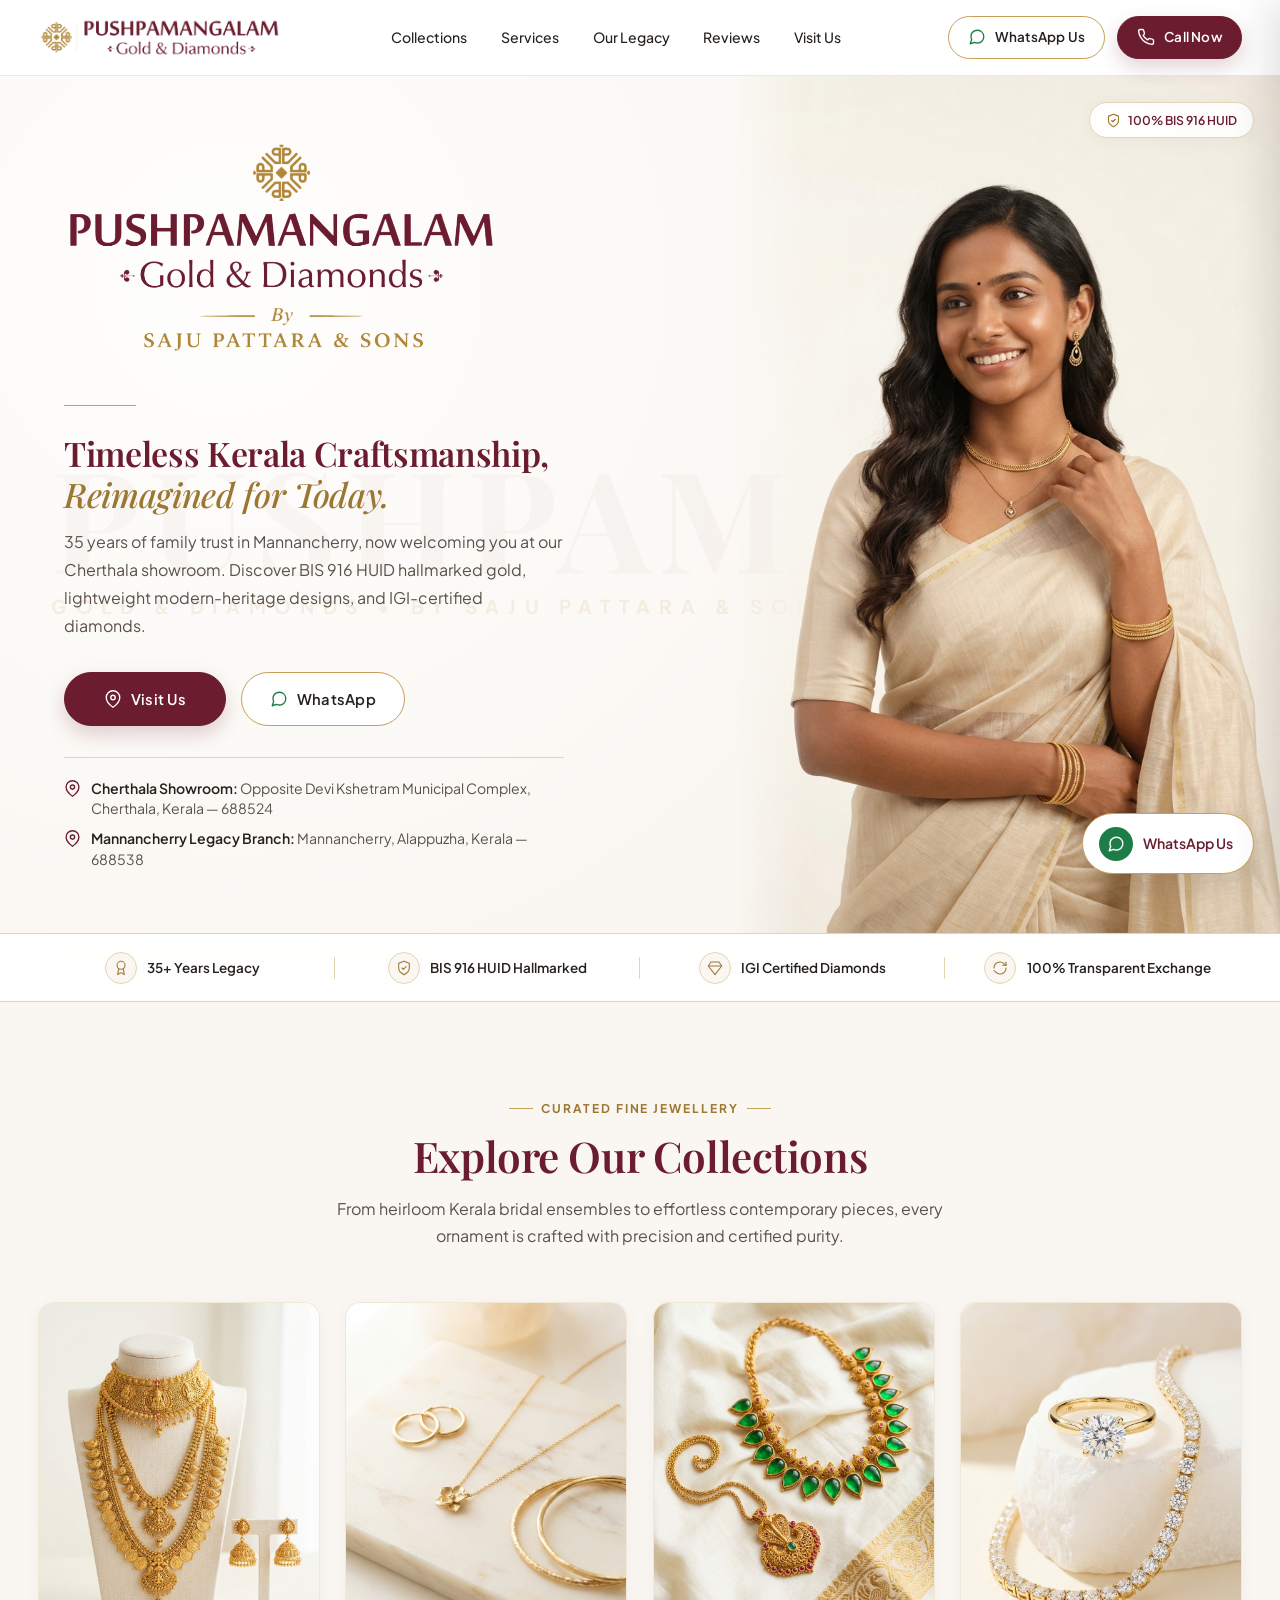
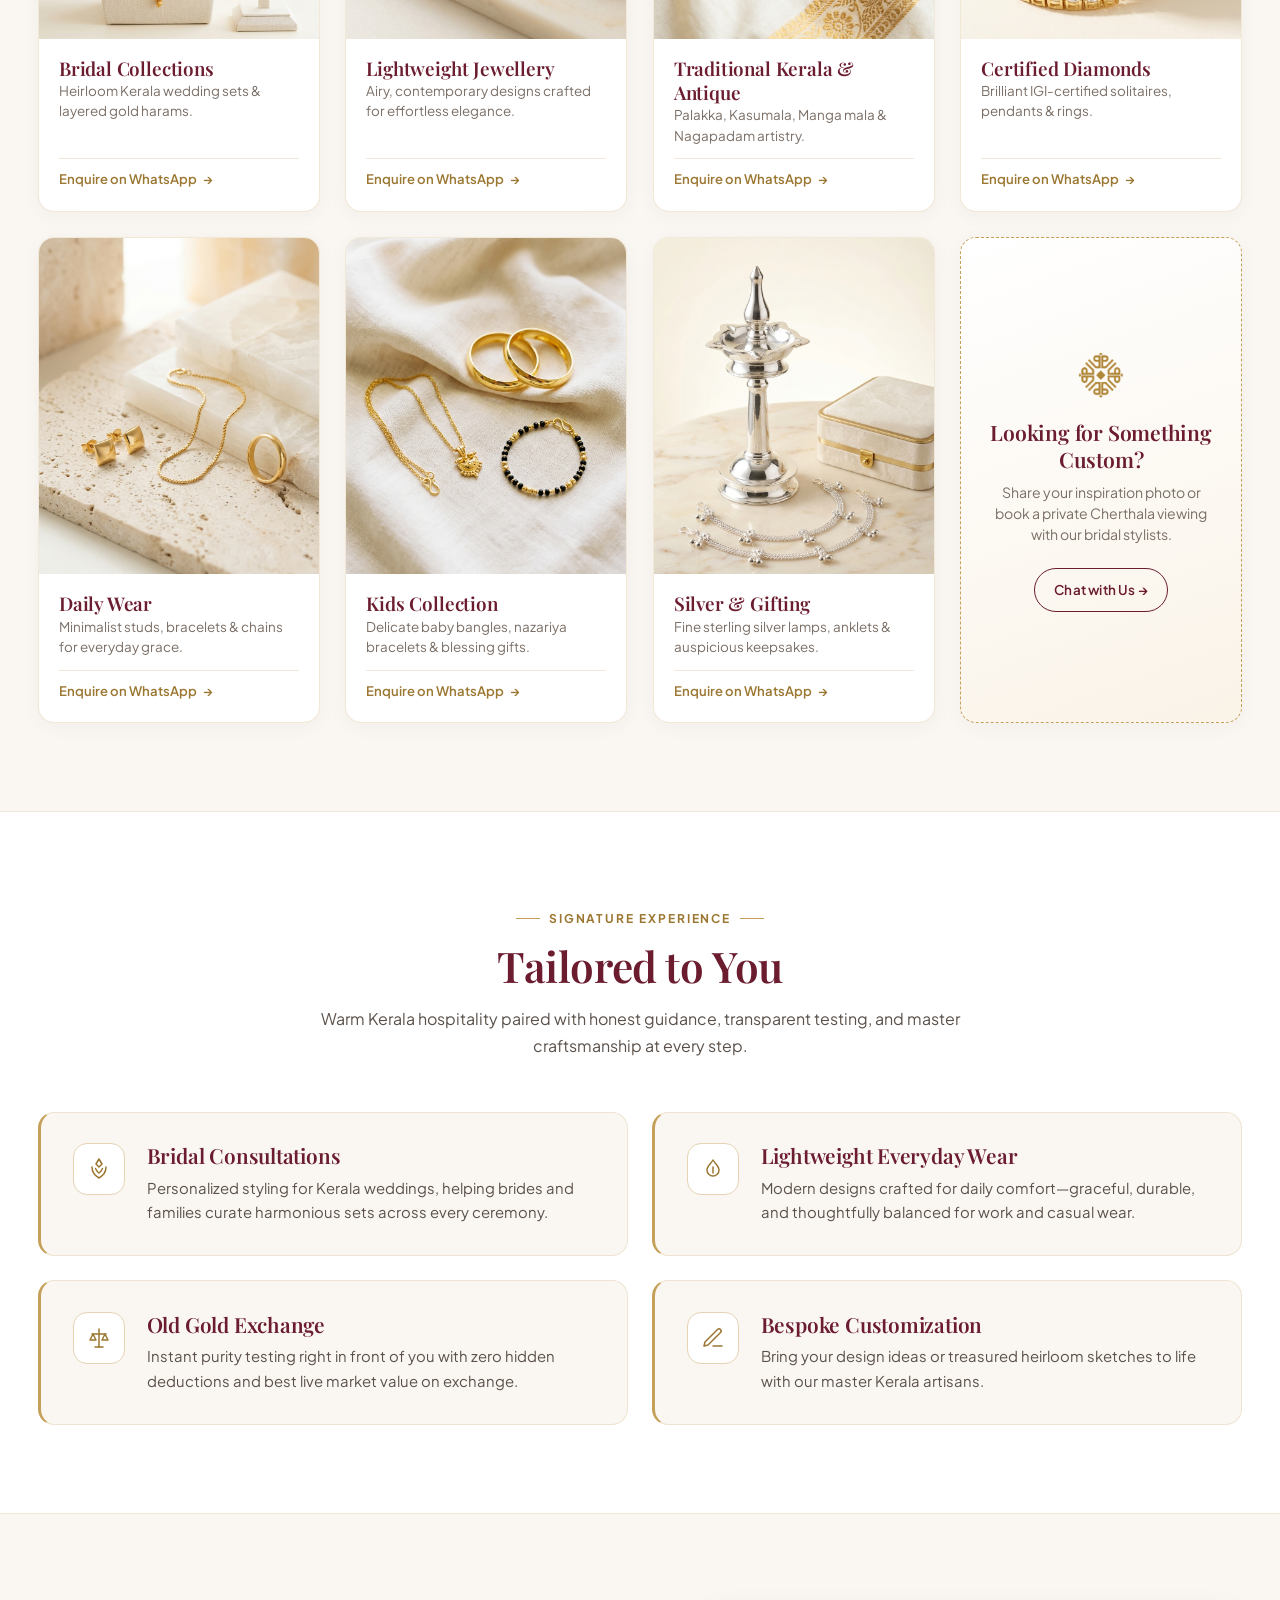
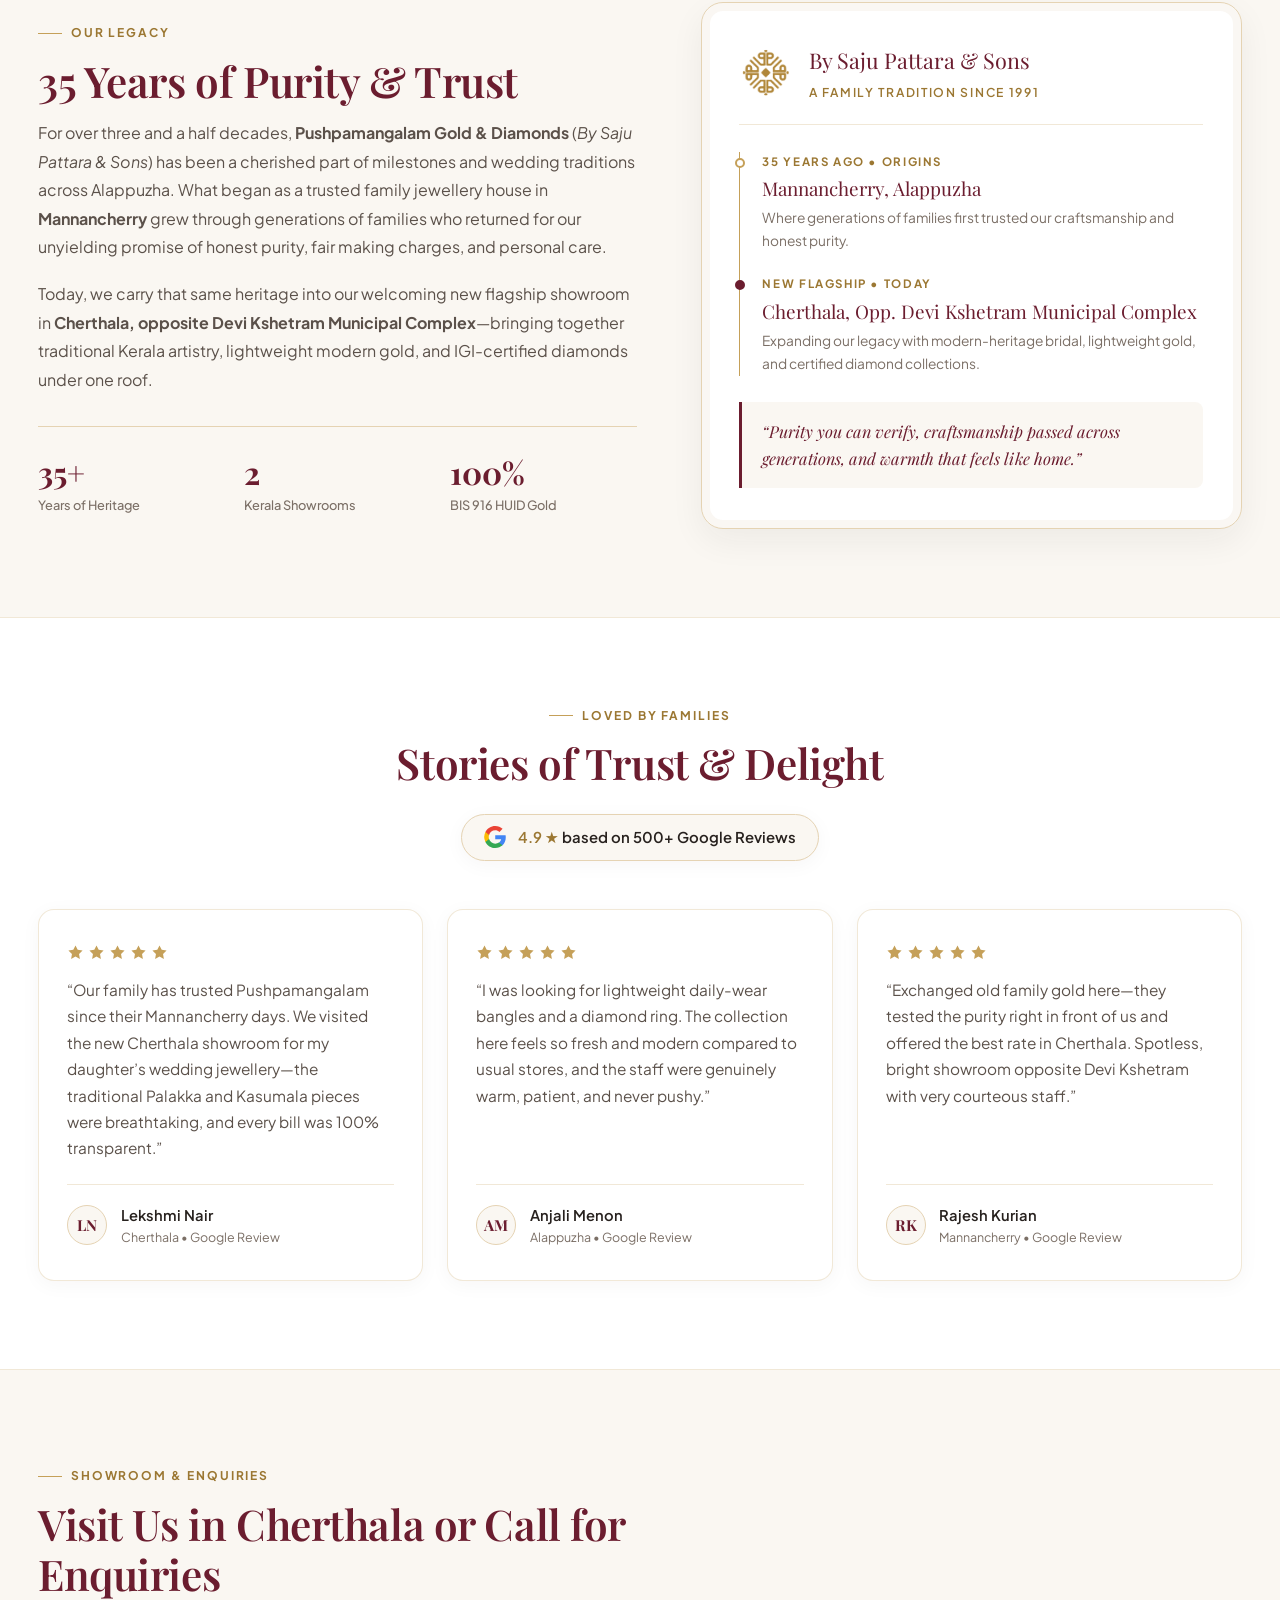
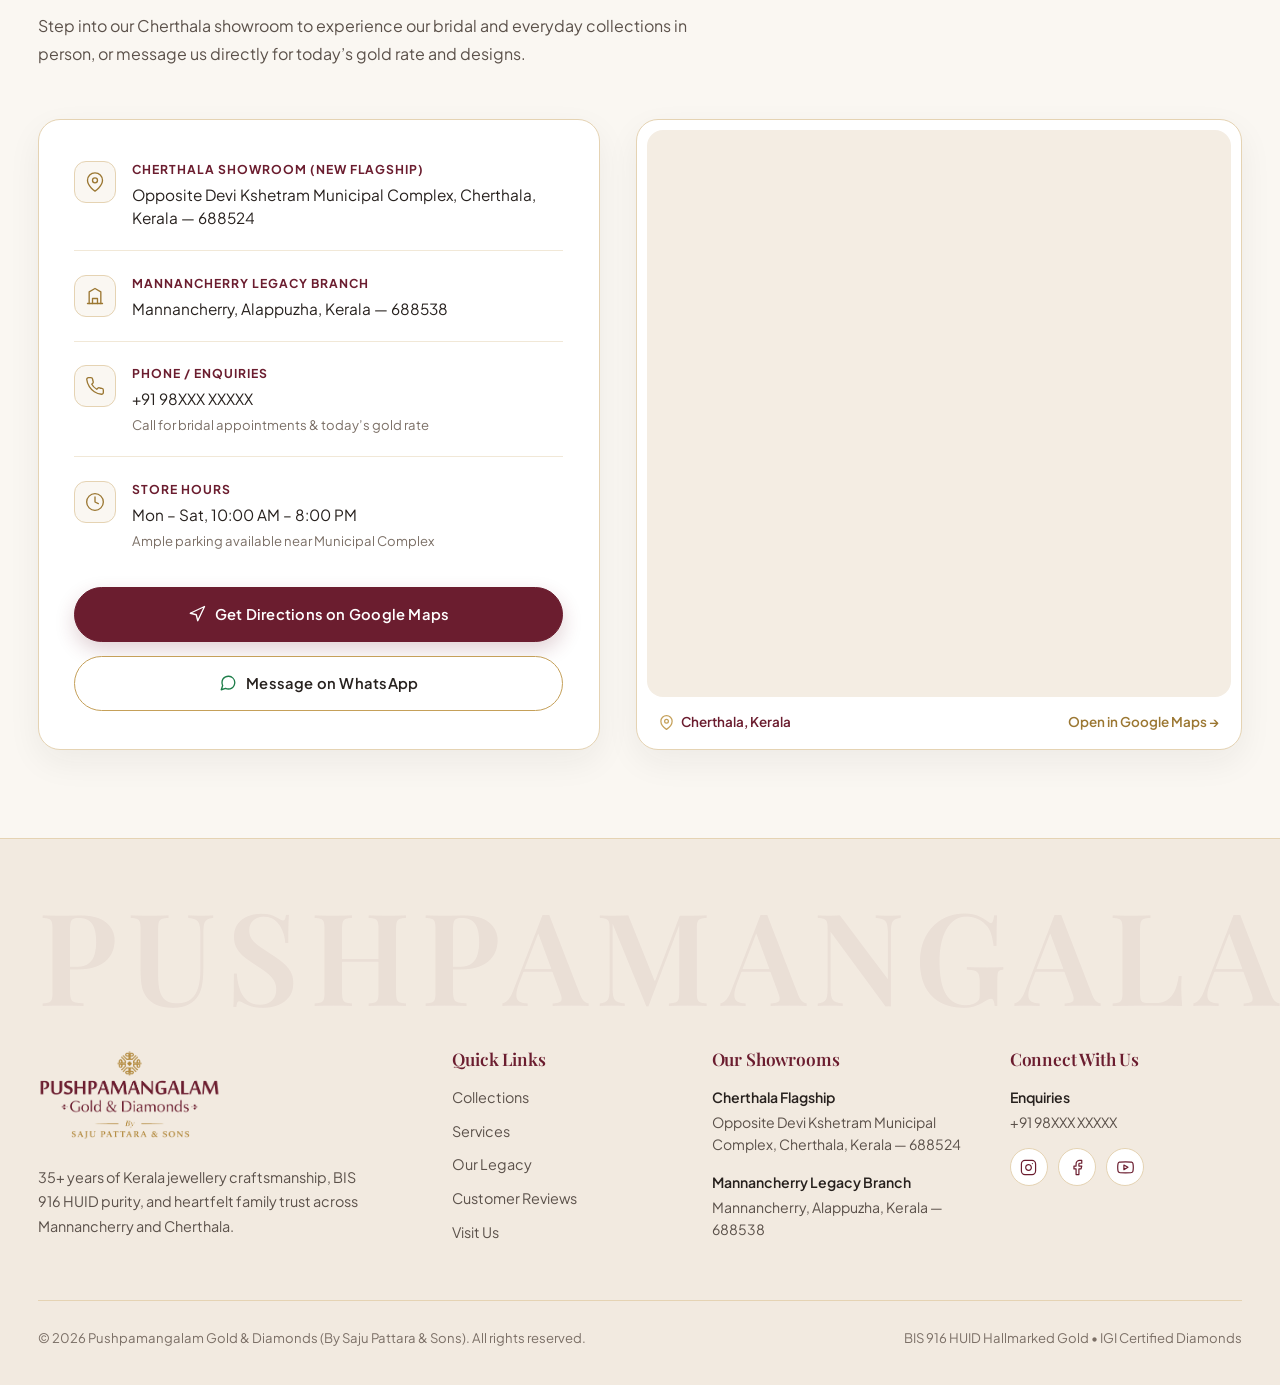
<file: v5/index.html>
<!DOCTYPE html>
<html lang="en">
<head>
  <meta charset="UTF-8" />
  <meta name="viewport" content="width=device-width, initial-scale=1.0" />

  <!-- ========================================================================
       PUSHPAMANGALAM GOLD & DIAMONDS — VERSION 5 (v5)
       Seamless Landscape Sketch Layout:
         Left: Unboxed Official Logo -> Left-Aligned Writings ->
               (Visit Us) & (WhatsApp) Pill CTAs -> 2 Stacked Location Pins
         Right: Modern-Heritage Mix Model Seamlessly Blended into Ivory Canvas
         Includes v3 Subtle Background Watermark Layer & Photo-Free Legacy.
       [EDIT DATA: SEO & SOCIAL PREVIEW METADATA]
       NOTE: Contact numbers, WhatsApp, addresses, hours, Google rating & social
             URLs are managed centrally in js/config.js (search "[EDIT DATA").
       ======================================================================== -->
  <title>Pushpamangalam Gold &amp; Diamonds | By Saju Pattara &amp; Sons — Cherthala &amp; Mannancherry</title>
  <meta
    name="description"
    content="Pushpamangalam Gold &amp; Diamonds by Saju Pattara &amp; Sons — 35 years of trust in Mannancherry, now at our new flagship showroom in Cherthala opposite Devi Kshetram Municipal Complex."
  />
  <meta property="og:image" content="assets/images/logo-original.jpg" />
  <link rel="icon" type="image/png" href="assets/images/favicon.png" />

  <!-- Google Fonts: Playfair Display + Plus Jakarta Sans -->
  <link rel="preconnect" href="https://fonts.googleapis.com" />
  <link rel="preconnect" href="https://fonts.gstatic.com" crossorigin />
  <link
    href="https://fonts.googleapis.com/css2?family=Playfair+Display:ital,wght@0,500;0,600;0,700;1,500&family=Plus+Jakarta+Sans:wght@400;500;600;700&display=swap"
    rel="stylesheet"
  />

  <link rel="stylesheet" href="css/styles.css" />
</head>
<body>

  <!-- ========================================================================
       1. STICKY NAVIGATION HEADER
       ======================================================================== -->
  <header class="site-header" id="site-header">
    <div class="container header-inner">

      <!-- [EDIT DATA: Header Brand Logo (Pushpamangalam Gold & Diamonds + Emblem)] -->
      <a href="#top" class="brand-logo" aria-label="Pushpamangalam Gold & Diamonds Home">
        <img
          src="assets/images/logo-header.png"
          alt="Pushpamangalam Gold &amp; Diamonds"
          class="brand-logo-img"
          width="246"
          height="40"
        />
      </a>

      <!-- Desktop Center Navigation -->
      <nav class="desktop-nav" aria-label="Primary Navigation">
        <a href="#collections" class="nav-link">Collections</a>
        <a href="#services" class="nav-link">Services</a>
        <a href="#legacy" class="nav-link">Our Legacy</a>
        <a href="#reviews" class="nav-link">Reviews</a>
        <a href="#visit-us" class="nav-link">Visit Us</a>
      </nav>

      <!-- Desktop Right Action Buttons (Auto-synced from js/config.js) -->
      <div class="header-actions">
        <a
          href="https://wa.me/919800000000"
          target="_blank"
          rel="noopener noreferrer"
          class="btn btn--whatsapp btn--sm"
          data-whatsapp-link
        >
          <svg class="icon-wa" viewBox="0 0 24 24" fill="none" stroke="currentColor" stroke-width="1.8" stroke-linecap="round" stroke-linejoin="round" aria-hidden="true">
            <path d="M21 11.5a8.38 8.38 0 0 1-.9 3.8 8.5 8.5 0 0 1-7.6 4.7 8.38 8.38 0 0 1-3.8-.9L3 21l1.9-5.7a8.38 8.38 0 0 1-.9-3.8 8.5 8.5 0 0 1 4.7-7.6 8.38 8.38 0 0 1 3.8-.9h.5a8.48 8.48 0 0 1 8 8v.5z" />
          </svg>
          WhatsApp Us
        </a>

        <a href="tel:+919800000000" class="btn btn--primary btn--sm" data-phone-href>
          <svg viewBox="0 0 24 24" fill="none" stroke="currentColor" stroke-width="1.8" stroke-linecap="round" stroke-linejoin="round" aria-hidden="true">
            <path d="M22 16.92v3a2 2 0 0 1-2.18 2 19.79 19.79 0 0 1-8.63-3.07 19.5 19.5 0 0 1-6-6 19.79 19.79 0 0 1-3.07-8.67A2 2 0 0 1 4.11 2h3a2 2 0 0 1 2 1.72c.127.96.361 1.903.7 2.81a2 2 0 0 1-.45 2.11L8.09 9.91a16 16 0 0 0 6 6l1.27-1.27a2 2 0 0 1 2.11-.45c.907.339 1.85.573 2.81.7A2 2 0 0 1 22 16.92z" />
          </svg>
          Call Now
        </a>
      </div>

      <!-- Mobile Right Controls -->
      <div class="mobile-controls">
        <a
          href="https://wa.me/919800000000"
          target="_blank"
          rel="noopener noreferrer"
          class="mobile-icon-btn mobile-icon-btn--wa"
          aria-label="Chat on WhatsApp"
          data-whatsapp-link
        >
          <svg width="20" height="20" viewBox="0 0 24 24" fill="none" stroke="currentColor" stroke-width="1.9" stroke-linecap="round" stroke-linejoin="round" aria-hidden="true">
            <path d="M21 11.5a8.38 8.38 0 0 1-.9 3.8 8.5 8.5 0 0 1-7.6 4.7 8.38 8.38 0 0 1-3.8-.9L3 21l1.9-5.7a8.38 8.38 0 0 1-.9-3.8 8.5 8.5 0 0 1 4.7-7.6 8.38 8.38 0 0 1 3.8-.9h.5a8.48 8.48 0 0 1 8 8v.5z" />
          </svg>
        </a>

        <button
          type="button"
          id="mobile-menu-open"
          class="mobile-icon-btn"
          aria-label="Open navigation menu"
          aria-expanded="false"
          aria-controls="mobile-drawer"
        >
          <svg width="21" height="21" viewBox="0 0 24 24" fill="none" stroke="currentColor" stroke-width="1.9" stroke-linecap="round" aria-hidden="true">
            <line x1="4" y1="7" x2="20" y2="7" />
            <line x1="4" y1="12" x2="20" y2="12" />
            <line x1="4" y1="17" x2="20" y2="17" />
          </svg>
        </button>
      </div>

    </div>
  </header>

  <!-- Mobile Navigation Drawer -->
  <div class="mobile-drawer-backdrop" id="mobile-drawer-backdrop" aria-hidden="true"></div>
  <aside class="mobile-drawer" id="mobile-drawer" aria-label="Mobile Navigation" aria-hidden="true">
    <div class="mobile-drawer-header">
      <img
        src="assets/images/logo-header.png"
        alt="Pushpamangalam Gold &amp; Diamonds — By Saju Pattara &amp; Sons"
        class="drawer-logo-img"
      />
      <button type="button" id="mobile-menu-close" class="mobile-icon-btn" aria-label="Close navigation menu">
        <svg width="20" height="20" viewBox="0 0 24 24" fill="none" stroke="currentColor" stroke-width="1.9" stroke-linecap="round" aria-hidden="true">
          <line x1="18" y1="6" x2="6" y2="18" />
          <line x1="6" y1="6" x2="18" y2="18" />
        </svg>
      </button>
    </div>

    <ul class="mobile-nav-list">
      <li><a href="#collections" class="mobile-nav-link">Collections <span aria-hidden="true">→</span></a></li>
      <li><a href="#services" class="mobile-nav-link">Services <span aria-hidden="true">→</span></a></li>
      <li><a href="#legacy" class="mobile-nav-link">Our Legacy <span aria-hidden="true">→</span></a></li>
      <li><a href="#reviews" class="mobile-nav-link">Reviews <span aria-hidden="true">→</span></a></li>
      <li><a href="#visit-us" class="mobile-nav-link">Visit Us <span aria-hidden="true">→</span></a></li>
    </ul>

    <div class="mobile-drawer-cta">
      <a href="tel:+919800000000" class="btn btn--primary" data-phone-href>Call Cherthala Showroom</a>
      <a href="https://wa.me/919800000000" target="_blank" rel="noopener noreferrer" class="btn btn--whatsapp" data-whatsapp-link>Chat on WhatsApp</a>
    </div>
  </aside>

  <main id="top">

    <!-- ======================================================================
         2. FIRST PAGE — SEAMLESS LANDSCAPE HERO (EXACT SKETCH LAYOUT)
         Left: Unboxed Official Logo -> Writings -> (Visit Us) (WhatsApp) ->
               2 Stacked Location Pins (Cherthala & Mannancherry)
         Right: Modern-Heritage Mix Model Seamlessly Blended on Warm Ivory
         ====================================================================== -->
    <section class="hero-canvas" aria-label="Pushpamangalam Gold and Diamonds Hero">

      <!-- v3-style subtle background watermark layer -->
      <!-- [EDIT DATA: Background Watermark Layer Text] -->
      <div class="hero-watermark-bg" aria-hidden="true">
        <span class="hero-watermark-word">PUSHPAMANGALAM</span>
        <span class="hero-watermark-sub">GOLD &amp; DIAMONDS &bull; BY SAJU PATTARA &amp; SONS</span>
      </div>

      <div class="hero-stage">

        <!-- LEFT COLUMN (Matches Sketch: Logo -> Writings -> CTAs -> 2 Locations) -->
        <div class="hero-left">

          <!-- Prominent Unboxed Official Brand Lockup -->
          <!-- [EDIT DATA: Hero Official Brand Logo] -->
          <div class="hero-brand-lockup">
            <img
              src="assets/images/logo-full-light.png"
              alt="Pushpamangalam Gold &amp; Diamonds — By Saju Pattara &amp; Sons"
              class="hero-logo-large"
              width="460"
              height="231"
            />
          </div>

          <div class="hero-accent-rule" aria-hidden="true"></div>

          <!-- Writings Block -->
          <!-- [EDIT DATA: Hero Headline & Description Copy] -->
          <div class="hero-writings">
            <h1 class="hero-headline">
              Timeless Kerala Craftsmanship, <em>Reimagined for Today.</em>
            </h1>
            <p class="hero-lead">
              35 years of family trust in Mannancherry, now welcoming you at our Cherthala showroom. Discover BIS 916 HUID hallmarked gold, lightweight modern-heritage designs, and IGI-certified diamonds.
            </p>
          </div>

          <!-- Two Pill CTAs Side by Side: ( Visit Us )  ( WhatsApp ) -->
          <div class="hero-cta-row">
            <a href="#visit-us" class="btn btn--primary">
              <svg viewBox="0 0 24 24" fill="none" stroke="currentColor" stroke-width="1.8" stroke-linecap="round" stroke-linejoin="round" aria-hidden="true">
                <path d="M21 10c0 7-9 13-9 13s-9-6-9-13a9 9 0 0 1 18 0z" />
                <circle cx="12" cy="10" r="3" />
              </svg>
              Visit Us
            </a>

            <a
              href="https://wa.me/919800000000"
              target="_blank"
              rel="noopener noreferrer"
              class="btn btn--whatsapp"
              data-whatsapp-link
            >
              <svg class="icon-wa" viewBox="0 0 24 24" fill="none" stroke="currentColor" stroke-width="1.8" stroke-linecap="round" stroke-linejoin="round" aria-hidden="true">
                <path d="M21 11.5a8.38 8.38 0 0 1-.9 3.8 8.5 8.5 0 0 1-7.6 4.7 8.38 8.38 0 0 1-3.8-.9L3 21l1.9-5.7a8.38 8.38 0 0 1-.9-3.8 8.5 8.5 0 0 1 4.7-7.6 8.38 8.38 0 0 1 3.8-.9h.5a8.48 8.48 0 0 1 8 8v.5z" />
              </svg>
              WhatsApp
            </a>
          </div>

          <!-- Two Stacked Location Pins Directly Below CTAs -->
          <!-- [EDIT DATA: Hero Stacked Branch Locations] Addresses & map links sync from js/config.js -->
          <div class="hero-locations">
            <a href="#visit-us" class="hero-location-link">
              <svg viewBox="0 0 24 24" fill="none" stroke="currentColor" stroke-width="1.9" stroke-linecap="round" stroke-linejoin="round" aria-hidden="true">
                <path d="M21 10c0 7-9 13-9 13s-9-6-9-13a9 9 0 0 1 18 0z" />
                <circle cx="12" cy="10" r="3" />
              </svg>
              <span>
                <strong>Cherthala Showroom:</strong>
                <span data-cherthala-address>Opposite Devi Kshetram Municipal Complex, Cherthala, Kerala — 688524</span>
              </span>
            </a>

            <a href="#visit-us" class="hero-location-link">
              <svg viewBox="0 0 24 24" fill="none" stroke="currentColor" stroke-width="1.9" stroke-linecap="round" stroke-linejoin="round" aria-hidden="true">
                <path d="M21 10c0 7-9 13-9 13s-9-6-9-13a9 9 0 0 1 18 0z" />
                <circle cx="12" cy="10" r="3" />
              </svg>
              <span>
                <strong>Mannancherry Legacy Branch:</strong>
                <span data-mannancherry-address>Mannancherry, Alappuzha, Kerala — 688538</span>
              </span>
            </a>
          </div>

        </div>

        <!-- RIGHT COLUMN: Modern-Heritage Mix Model Seamlessly Blended on Warm Ivory -->
        <div class="hero-right">
          <div class="hero-model-wrap">
            <!-- [EDIT DATA: Hero Modern-Heritage Model Portrait] Replace assets/images/hero-model-modern.jpg -->
            <img
              src="assets/images/hero-model-modern.jpg"
              alt="Young Kerala woman in a contemporary champagne-ivory saree wearing layered modern-heritage 22K gold and diamond jewellery"
              class="hero-model-photo"
            />

            <!-- [EDIT DATA: Subtle Purity Pill] -->
            <div class="hero-purity-chip">
              <svg viewBox="0 0 24 24" fill="none" stroke="currentColor" stroke-width="1.8" stroke-linecap="round" stroke-linejoin="round" aria-hidden="true">
                <path d="M12 22s8-4 8-10V5l-8-3-8 3v7c0 6 8 10 8 10z" />
                <polyline points="9 12 11 14 15 10" />
              </svg>
              100% BIS 916 HUID
            </div>
          </div>
        </div>

      </div>

      <!-- Frosted Bottom Trust Strip Completing the First Page -->
      <!-- [EDIT DATA: 4 Trust & Certification Strip Badges] -->
      <div class="hero-trust-bar" role="list" aria-label="Certifications and Trust Guarantees">
        <div class="container trust-bar-grid">
          <div class="trust-bar-item" role="listitem">
            <span class="trust-bar-icon" aria-hidden="true">
              <svg viewBox="0 0 24 24" fill="none" stroke="currentColor" stroke-width="1.6" stroke-linecap="round" stroke-linejoin="round">
                <circle cx="12" cy="8" r="6" />
                <path d="M15.477 12.89 17 22l-5-3-5 3 1.523-9.11" />
              </svg>
            </span>
            <span>35+ Years Legacy</span>
          </div>

          <div class="trust-bar-item" role="listitem">
            <span class="trust-bar-icon" aria-hidden="true">
              <svg viewBox="0 0 24 24" fill="none" stroke="currentColor" stroke-width="1.6" stroke-linecap="round" stroke-linejoin="round">
                <path d="M12 22s8-4 8-10V5l-8-3-8 3v7c0 6 8 10 8 10z" />
                <polyline points="9 12 11 14 15 10" />
              </svg>
            </span>
            <span>BIS 916 HUID Hallmarked</span>
          </div>

          <div class="trust-bar-item" role="listitem">
            <span class="trust-bar-icon" aria-hidden="true">
              <svg viewBox="0 0 24 24" fill="none" stroke="currentColor" stroke-width="1.6" stroke-linecap="round" stroke-linejoin="round">
                <path d="M6 3h12l4 6-10 13L2 9Z" />
                <path d="M2 9h20" />
              </svg>
            </span>
            <span>IGI Certified Diamonds</span>
          </div>

          <div class="trust-bar-item" role="listitem">
            <span class="trust-bar-icon" aria-hidden="true">
              <svg viewBox="0 0 24 24" fill="none" stroke="currentColor" stroke-width="1.6" stroke-linecap="round" stroke-linejoin="round">
                <path d="M3 12a9 9 0 0 1 15-6.7L21 8" />
                <path d="M21 3v5h-5" />
                <path d="M21 12a9 9 0 0 1-15 6.7L3 16" />
              </svg>
            </span>
            <span>100% Transparent Exchange</span>
          </div>
        </div>
      </div>

    </section>

    <!-- ======================================================================
         3. PRODUCT CATEGORIES GRID ("EXPLORE OUR COLLECTIONS")
         ====================================================================== -->
    <section class="section section--ivory" id="collections">
      <div class="container">

        <div class="section-header section-header--center reveal">
          <span class="eyebrow">Curated Fine Jewellery</span>
          <h2 class="section-title">Explore Our Collections</h2>
          <p class="section-subtitle">
            From heirloom Kerala bridal ensembles to effortless contemporary pieces, every ornament is crafted with precision and certified purity.
          </p>
        </div>

        <div class="collections-grid">

          <!-- [EDIT DATA: Category 1 — Bridal Collections] -->
          <article class="collection-card reveal">
            <div class="collection-media">
              <img src="assets/images/cat-bridal.jpg" alt="Kerala Bridal 22K Gold Jewellery Collection" loading="lazy" />
            </div>
            <div class="collection-body">
              <div>
                <h3 class="collection-title">Bridal Collections</h3>
                <p class="collection-caption">Heirloom Kerala wedding sets &amp; layered gold harams.</p>
              </div>
              <a href="https://wa.me/919800000000" target="_blank" rel="noopener noreferrer" class="collection-link" data-whatsapp-link data-whatsapp-category="Bridal Collections">
                Enquire on WhatsApp <span aria-hidden="true">→</span>
              </a>
            </div>
          </article>

          <!-- [EDIT DATA: Category 2 — Lightweight Jewellery] -->
          <article class="collection-card reveal">
            <div class="collection-media">
              <img src="assets/images/cat-lightweight.jpg" alt="Lightweight 22K Gold Jewellery" loading="lazy" />
            </div>
            <div class="collection-body">
              <div>
                <h3 class="collection-title">Lightweight Jewellery</h3>
                <p class="collection-caption">Airy, contemporary designs crafted for effortless elegance.</p>
              </div>
              <a href="https://wa.me/919800000000" target="_blank" rel="noopener noreferrer" class="collection-link" data-whatsapp-link data-whatsapp-category="Lightweight Jewellery">
                Enquire on WhatsApp <span aria-hidden="true">→</span>
              </a>
            </div>
          </article>

          <!-- [EDIT DATA: Category 3 — Traditional Kerala & Antique] -->
          <article class="collection-card reveal">
            <div class="collection-media">
              <img src="assets/images/cat-traditional.jpg" alt="Traditional Kerala Palakka Mala and Antique Gold" loading="lazy" />
            </div>
            <div class="collection-body">
              <div>
                <h3 class="collection-title">Traditional Kerala &amp; Antique</h3>
                <p class="collection-caption">Palakka, Kasumala, Manga mala &amp; Nagapadam artistry.</p>
              </div>
              <a href="https://wa.me/919800000000" target="_blank" rel="noopener noreferrer" class="collection-link" data-whatsapp-link data-whatsapp-category="Traditional Kerala & Antique">
                Enquire on WhatsApp <span aria-hidden="true">→</span>
              </a>
            </div>
          </article>

          <!-- [EDIT DATA: Category 4 — Certified Diamonds] -->
          <article class="collection-card reveal">
            <div class="collection-media">
              <img src="assets/images/cat-diamonds.jpg" alt="IGI Certified Diamond Rings and Necklaces" loading="lazy" />
            </div>
            <div class="collection-body">
              <div>
                <h3 class="collection-title">Certified Diamonds</h3>
                <p class="collection-caption">Brilliant IGI-certified solitaires, pendants &amp; rings.</p>
              </div>
              <a href="https://wa.me/919800000000" target="_blank" rel="noopener noreferrer" class="collection-link" data-whatsapp-link data-whatsapp-category="Certified Diamonds">
                Enquire on WhatsApp <span aria-hidden="true">→</span>
              </a>
            </div>
          </article>

          <!-- [EDIT DATA: Category 5 — Daily Wear] -->
          <article class="collection-card reveal">
            <div class="collection-media">
              <img src="assets/images/cat-daily.jpg" alt="Daily Wear Gold Studs, Bracelets and Rings" loading="lazy" />
            </div>
            <div class="collection-body">
              <div>
                <h3 class="collection-title">Daily Wear</h3>
                <p class="collection-caption">Minimalist studs, bracelets &amp; chains for everyday grace.</p>
              </div>
              <a href="https://wa.me/919800000000" target="_blank" rel="noopener noreferrer" class="collection-link" data-whatsapp-link data-whatsapp-category="Daily Wear">
                Enquire on WhatsApp <span aria-hidden="true">→</span>
              </a>
            </div>
          </article>

          <!-- [EDIT DATA: Category 6 — Kids Collection] -->
          <article class="collection-card reveal">
            <div class="collection-media">
              <img src="assets/images/cat-kids.jpg" alt="Kerala Kids Gold Bangles and Baby Jewellery" loading="lazy" />
            </div>
            <div class="collection-body">
              <div>
                <h3 class="collection-title">Kids Collection</h3>
                <p class="collection-caption">Delicate baby bangles, nazariya bracelets &amp; blessing gifts.</p>
              </div>
              <a href="https://wa.me/919800000000" target="_blank" rel="noopener noreferrer" class="collection-link" data-whatsapp-link data-whatsapp-category="Kids Collection">
                Enquire on WhatsApp <span aria-hidden="true">→</span>
              </a>
            </div>
          </article>

          <!-- [EDIT DATA: Category 7 — Silver & Gifting] -->
          <article class="collection-card reveal">
            <div class="collection-media">
              <img src="assets/images/cat-silver.jpg" alt="Sterling Silver Nilavilakku, Anklets and Luxury Gifting" loading="lazy" />
            </div>
            <div class="collection-body">
              <div>
                <h3 class="collection-title">Silver &amp; Gifting</h3>
                <p class="collection-caption">Fine sterling silver lamps, anklets &amp; auspicious keepsakes.</p>
              </div>
              <a href="https://wa.me/919800000000" target="_blank" rel="noopener noreferrer" class="collection-link" data-whatsapp-link data-whatsapp-category="Silver & Gifting">
                Enquire on WhatsApp <span aria-hidden="true">→</span>
              </a>
            </div>
          </article>

          <!-- [EDIT DATA (OPTIONAL 8TH CARD): Custom Design / Private Viewing CTA] -->
          <article class="collection-card collection-card--concierge reveal">
            <img src="assets/images/logo-emblem.png" alt="" class="concierge-emblem" aria-hidden="true" />
            <h3 class="collection-title">Looking for Something Custom?</h3>
            <p class="collection-caption">
              Share your inspiration photo or book a private Cherthala viewing with our bridal stylists.
            </p>
            <a
              href="https://wa.me/919800000000"
              target="_blank"
              rel="noopener noreferrer"
              class="btn btn--outline-burgundy btn--sm"
              data-whatsapp-link
              data-whatsapp-category="Custom Design / Private Viewing"
            >
              Chat with Us →
            </a>
          </article>

        </div>
      </div>
    </section>

    <!-- ======================================================================
         4. CORE SERVICES SECTION ("TAILORED TO YOU") — 2x2 REFINED CARDS
         ====================================================================== -->
    <section class="section section--alabaster" id="services">
      <div class="container">

        <div class="section-header section-header--center reveal">
          <span class="eyebrow">Signature Experience</span>
          <h2 class="section-title">Tailored to You</h2>
          <p class="section-subtitle">
            Warm Kerala hospitality paired with honest guidance, transparent testing, and master craftsmanship at every step.
          </p>
        </div>

        <!-- [EDIT DATA: Core 4 Services Cards] -->
        <div class="services-grid">

          <div class="service-card reveal">
            <div class="service-icon" aria-hidden="true">
              <svg viewBox="0 0 24 24" fill="none" stroke="currentColor" stroke-width="1.5" stroke-linecap="round" stroke-linejoin="round">
                <path d="M12 2L9 7l3 3 3-3-3-5z" />
                <path d="M5 10c0 5.5 3.5 9 7 11 3.5-2 7-5.5 7-11" />
                <path d="M8.5 11.5c1 2.2 2.2 3.6 3.5 4.5 1.3-.9 2.5-2.3 3.5-4.5" />
              </svg>
            </div>
            <div>
              <h3 class="service-title">Bridal Consultations</h3>
              <p class="service-desc">
                Personalized styling for Kerala weddings, helping brides and families curate harmonious sets across every ceremony.
              </p>
            </div>
          </div>

          <div class="service-card reveal">
            <div class="service-icon" aria-hidden="true">
              <svg viewBox="0 0 24 24" fill="none" stroke="currentColor" stroke-width="1.5" stroke-linecap="round" stroke-linejoin="round">
                <path d="M12 3c2 3.5 6 6 6 10a6 6 0 1 1-12 0c0-4 4-6.5 6-10z" />
                <path d="M12 10v6" />
              </svg>
            </div>
            <div>
              <h3 class="service-title">Lightweight Everyday Wear</h3>
              <p class="service-desc">
                Modern designs crafted for daily comfort—graceful, durable, and thoughtfully balanced for work and casual wear.
              </p>
            </div>
          </div>

          <div class="service-card reveal">
            <div class="service-icon" aria-hidden="true">
              <svg viewBox="0 0 24 24" fill="none" stroke="currentColor" stroke-width="1.5" stroke-linecap="round" stroke-linejoin="round">
                <path d="M12 3v18" />
                <path d="M5 8h14" />
                <path d="M6 8l-3 6h6l-3-6z" />
                <path d="M18 8l-3 6h6l-3-6z" />
                <path d="M8 21h8" />
              </svg>
            </div>
            <div>
              <h3 class="service-title">Old Gold Exchange</h3>
              <p class="service-desc">
                Instant purity testing right in front of you with zero hidden deductions and best live market value on exchange.
              </p>
            </div>
          </div>

          <div class="service-card reveal">
            <div class="service-icon" aria-hidden="true">
              <svg viewBox="0 0 24 24" fill="none" stroke="currentColor" stroke-width="1.5" stroke-linecap="round" stroke-linejoin="round">
                <path d="M12 20h9" />
                <path d="M16.5 3.5a2.12 2.12 0 0 1 3 3L7 19l-4 1 1-4L16.5 3.5z" />
              </svg>
            </div>
            <div>
              <h3 class="service-title">Bespoke Customization</h3>
              <p class="service-desc">
                Bring your design ideas or treasured heirloom sketches to life with our master Kerala artisans.
              </p>
            </div>
          </div>

        </div>
      </div>
    </section>

    <!-- ======================================================================
         5. ABOUT US & HERITAGE MILESTONES (PHOTO-FREE IN v5)
         ====================================================================== -->
    <section class="section section--ivory" id="legacy">
      <div class="container legacy-grid">

        <div class="legacy-copy reveal">
          <span class="eyebrow">Our Legacy</span>
          <h2 class="section-title">35 Years of Purity &amp; Trust</h2>

          <!-- [EDIT DATA: About Us Story Paragraphs] -->
          <p>
            For over three and a half decades, <strong>Pushpamangalam Gold &amp; Diamonds</strong> (<em>By Saju Pattara &amp; Sons</em>) has been a cherished part of milestones and wedding traditions across Alappuzha. What began as a trusted family jewellery house in <strong>Mannancherry</strong> grew through generations of families who returned for our unyielding promise of honest purity, fair making charges, and personal care.
          </p>
          <p>
            Today, we carry that same heritage into our welcoming new flagship showroom in <strong>Cherthala, opposite Devi Kshetram Municipal Complex</strong>—bringing together traditional Kerala artistry, lightweight modern gold, and IGI-certified diamonds under one roof.
          </p>

          <!-- [EDIT DATA: Heritage Stats] -->
          <div class="legacy-stats">
            <div>
              <div class="stat-value">35+</div>
              <div class="stat-label">Years of Heritage</div>
            </div>
            <div>
              <div class="stat-value">2</div>
              <div class="stat-label">Kerala Showrooms</div>
            </div>
            <div>
              <div class="stat-value">100%</div>
              <div class="stat-label">BIS 916 HUID Gold</div>
            </div>
          </div>
        </div>

        <!-- Photo-Free Heritage Crest & 2-Step Journey Card -->
        <div class="heritage-crest-card reveal">
          <div class="heritage-crest-head">
            <img src="assets/images/logo-emblem.png" alt="Pushpamangalam Heritage Emblem" class="heritage-emblem-img" />
            <div>
              <div class="heritage-crest-title">By Saju Pattara &amp; Sons</div>
              <div class="heritage-crest-sub">A Family Tradition Since 1991</div>
            </div>
          </div>

          <!-- [EDIT DATA: 2-Step Branch Journey Milestones] -->
          <div class="heritage-milestones">
            <div class="heritage-step">
              <div class="heritage-step-era">35 Years Ago &bull; Origins</div>
              <div class="heritage-step-place">Mannancherry, Alappuzha</div>
              <p class="heritage-step-note">Where generations of families first trusted our craftsmanship and honest purity.</p>
            </div>

            <div class="heritage-step heritage-step--current">
              <div class="heritage-step-era">New Flagship &bull; Today</div>
              <div class="heritage-step-place">Cherthala, Opp. Devi Kshetram Municipal Complex</div>
              <p class="heritage-step-note">Expanding our legacy with modern-heritage bridal, lightweight gold, and certified diamond collections.</p>
            </div>
          </div>

          <!-- [EDIT DATA: Family Promise Quote] -->
          <blockquote class="heritage-promise-quote">
            “Purity you can verify, craftsmanship passed across generations, and warmth that feels like home.”
          </blockquote>
        </div>

      </div>
    </section>

    <!-- ======================================================================
         6. SOCIAL PROOF & GOOGLE REVIEWS
         ====================================================================== -->
    <section class="section section--alabaster" id="reviews">
      <div class="container">

        <div class="reviews-header-wrap reveal">
          <span class="eyebrow">Loved by Families</span>
          <h2 class="section-title">Stories of Trust &amp; Delight</h2>

          <!-- [EDIT DATA: Google Rating Summary] Synced from js/config.js -->
          <a
            href="https://www.google.com/maps"
            target="_blank"
            rel="noopener noreferrer"
            class="google-rating-pill"
            data-google-reviews-url
          >
            <svg class="google-g-badge" viewBox="0 0 24 24" aria-hidden="true">
              <path fill="#4285F4" d="M23.745 12.27c0-.79-.07-1.54-.19-2.27h-11.3v4.51h6.47c-.29 1.48-1.14 2.73-2.4 3.58v3h3.86c2.26-2.09 3.56-5.17 3.56-8.82z"/>
              <path fill="#34A853" d="M12.255 24c3.24 0 5.95-1.08 7.93-2.91l-3.86-3c-1.08.72-2.45 1.16-4.07 1.16-3.13 0-5.78-2.11-6.73-4.96h-3.98v3.09C3.515 21.3 7.565 24 12.255 24z"/>
              <path fill="#FBBC05" d="M5.525 14.29c-.25-.72-.38-1.49-.38-2.29s.14-1.57.38-2.29V6.62h-3.98a11.86 11.86 0 0 0 0 10.76l3.98-3.09z"/>
              <path fill="#EA4335" d="M12.255 4.75c1.77 0 3.35.61 4.6 1.8l3.42-3.42C18.205 1.19 15.495 0 12.255 0c-4.69 0-8.74 2.7-10.71 6.62l3.98 3.09c.95-2.85 3.6-4.96 6.73-4.96z"/>
            </svg>
            <span class="rating-text">
              <span class="rating-star-accent"><span data-google-rating>4.9</span> ★</span> based on <span data-google-count>500+</span> Google Reviews
            </span>
          </a>
        </div>

        <!-- [EDIT DATA: Customer Testimonials] Replace with verified Google Reviews -->
        <div class="reviews-grid">

          <!-- [EDIT DATA: Testimonial 1 — Quote, Initials, Name & City] -->
          <article class="review-card reveal">
            <div>
              <div class="review-stars" aria-label="5 out of 5 stars">
                <svg viewBox="0 0 24 24"><path d="M12 2l3.09 6.26L22 9.27l-5 4.87 1.18 6.88L12 17.77l-6.18 3.25L7 14.14 2 9.27l6.91-1.01L12 2z"/></svg>
                <svg viewBox="0 0 24 24"><path d="M12 2l3.09 6.26L22 9.27l-5 4.87 1.18 6.88L12 17.77l-6.18 3.25L7 14.14 2 9.27l6.91-1.01L12 2z"/></svg>
                <svg viewBox="0 0 24 24"><path d="M12 2l3.09 6.26L22 9.27l-5 4.87 1.18 6.88L12 17.77l-6.18 3.25L7 14.14 2 9.27l6.91-1.01L12 2z"/></svg>
                <svg viewBox="0 0 24 24"><path d="M12 2l3.09 6.26L22 9.27l-5 4.87 1.18 6.88L12 17.77l-6.18 3.25L7 14.14 2 9.27l6.91-1.01L12 2z"/></svg>
                <svg viewBox="0 0 24 24"><path d="M12 2l3.09 6.26L22 9.27l-5 4.87 1.18 6.88L12 17.77l-6.18 3.25L7 14.14 2 9.27l6.91-1.01L12 2z"/></svg>
              </div>
              <p class="review-quote">
                “Our family has trusted Pushpamangalam since their Mannancherry days. We visited the new Cherthala showroom for my daughter’s wedding jewellery—the traditional Palakka and Kasumala pieces were breathtaking, and every bill was 100% transparent.”
              </p>
            </div>
            <div class="review-author">
              <div class="review-avatar" aria-hidden="true">LN</div>
              <div>
                <div class="review-name">Lekshmi Nair</div>
                <div class="review-meta">Cherthala &bull; Google Review</div>
              </div>
            </div>
          </article>

          <!-- [EDIT DATA: Testimonial 2 — Quote, Initials, Name & City] -->
          <article class="review-card reveal">
            <div>
              <div class="review-stars" aria-label="5 out of 5 stars">
                <svg viewBox="0 0 24 24"><path d="M12 2l3.09 6.26L22 9.27l-5 4.87 1.18 6.88L12 17.77l-6.18 3.25L7 14.14 2 9.27l6.91-1.01L12 2z"/></svg>
                <svg viewBox="0 0 24 24"><path d="M12 2l3.09 6.26L22 9.27l-5 4.87 1.18 6.88L12 17.77l-6.18 3.25L7 14.14 2 9.27l6.91-1.01L12 2z"/></svg>
                <svg viewBox="0 0 24 24"><path d="M12 2l3.09 6.26L22 9.27l-5 4.87 1.18 6.88L12 17.77l-6.18 3.25L7 14.14 2 9.27l6.91-1.01L12 2z"/></svg>
                <svg viewBox="0 0 24 24"><path d="M12 2l3.09 6.26L22 9.27l-5 4.87 1.18 6.88L12 17.77l-6.18 3.25L7 14.14 2 9.27l6.91-1.01L12 2z"/></svg>
                <svg viewBox="0 0 24 24"><path d="M12 2l3.09 6.26L22 9.27l-5 4.87 1.18 6.88L12 17.77l-6.18 3.25L7 14.14 2 9.27l6.91-1.01L12 2z"/></svg>
              </div>
              <p class="review-quote">
                “I was looking for lightweight daily-wear bangles and a diamond ring. The collection here feels so fresh and modern compared to usual stores, and the staff were genuinely warm, patient, and never pushy.”
              </p>
            </div>
            <div class="review-author">
              <div class="review-avatar" aria-hidden="true">AM</div>
              <div>
                <div class="review-name">Anjali Menon</div>
                <div class="review-meta">Alappuzha &bull; Google Review</div>
              </div>
            </div>
          </article>

          <!-- [EDIT DATA: Testimonial 3 — Quote, Initials, Name & City] -->
          <article class="review-card reveal">
            <div>
              <div class="review-stars" aria-label="5 out of 5 stars">
                <svg viewBox="0 0 24 24"><path d="M12 2l3.09 6.26L22 9.27l-5 4.87 1.18 6.88L12 17.77l-6.18 3.25L7 14.14 2 9.27l6.91-1.01L12 2z"/></svg>
                <svg viewBox="0 0 24 24"><path d="M12 2l3.09 6.26L22 9.27l-5 4.87 1.18 6.88L12 17.77l-6.18 3.25L7 14.14 2 9.27l6.91-1.01L12 2z"/></svg>
                <svg viewBox="0 0 24 24"><path d="M12 2l3.09 6.26L22 9.27l-5 4.87 1.18 6.88L12 17.77l-6.18 3.25L7 14.14 2 9.27l6.91-1.01L12 2z"/></svg>
                <svg viewBox="0 0 24 24"><path d="M12 2l3.09 6.26L22 9.27l-5 4.87 1.18 6.88L12 17.77l-6.18 3.25L7 14.14 2 9.27l6.91-1.01L12 2z"/></svg>
                <svg viewBox="0 0 24 24"><path d="M12 2l3.09 6.26L22 9.27l-5 4.87 1.18 6.88L12 17.77l-6.18 3.25L7 14.14 2 9.27l6.91-1.01L12 2z"/></svg>
              </div>
              <p class="review-quote">
                “Exchanged old family gold here—they tested the purity right in front of us and offered the best rate in Cherthala. Spotless, bright showroom opposite Devi Kshetram with very courteous staff.”
              </p>
            </div>
            <div class="review-author">
              <div class="review-avatar" aria-hidden="true">RK</div>
              <div>
                <div class="review-name">Rajesh Kurian</div>
                <div class="review-meta">Mannancherry &bull; Google Review</div>
              </div>
            </div>
          </article>

        </div>
      </div>
    </section>

    <!-- ======================================================================
         7. VISIT US / LOCATION & CONTACT SECTION
         ====================================================================== -->
    <section class="section section--ivory" id="visit-us">
      <div class="container">

        <div class="section-header reveal">
          <span class="eyebrow">Showroom &amp; Enquiries</span>
          <h2 class="section-title">Visit Us in Cherthala or Call for Enquiries</h2>
          <p class="section-subtitle">
            Step into our Cherthala showroom to experience our bridal and everyday collections in person, or message us directly for today’s gold rate and designs.
          </p>
        </div>

        <div class="visit-grid">

          <div class="contact-card reveal">
            <div class="contact-list">

              <div class="contact-item">
                <span class="contact-icon" aria-hidden="true">
                  <svg viewBox="0 0 24 24" fill="none" stroke="currentColor" stroke-width="1.6" stroke-linecap="round" stroke-linejoin="round">
                    <path d="M21 10c0 7-9 13-9 13s-9-6-9-13a9 9 0 0 1 18 0z" />
                    <circle cx="12" cy="10" r="3" />
                  </svg>
                </span>
                <div>
                  <div class="contact-label">Cherthala Showroom (New Flagship)</div>
                  <!-- [EDIT DATA: Cherthala Address & PIN] Synced from js/config.js -->
                  <div class="contact-value" data-cherthala-address>
                    Opposite Devi Kshetram Municipal Complex, Cherthala, Kerala — 688524
                  </div>
                </div>
              </div>

              <div class="contact-item">
                <span class="contact-icon" aria-hidden="true">
                  <svg viewBox="0 0 24 24" fill="none" stroke="currentColor" stroke-width="1.6" stroke-linecap="round" stroke-linejoin="round">
                    <path d="M3 21h18" />
                    <path d="M5 21V7l7-4 7 4v14" />
                    <path d="M9 21v-6h6v6" />
                  </svg>
                </span>
                <div>
                  <div class="contact-label">Mannancherry Legacy Branch</div>
                  <!-- [EDIT DATA: Mannancherry Address & PIN] Synced from js/config.js -->
                  <div class="contact-value" data-mannancherry-address>
                    Mannancherry, Alappuzha, Kerala — 688538
                  </div>
                </div>
              </div>

              <div class="contact-item">
                <span class="contact-icon" aria-hidden="true">
                  <svg viewBox="0 0 24 24" fill="none" stroke="currentColor" stroke-width="1.6" stroke-linecap="round" stroke-linejoin="round">
                    <path d="M22 16.92v3a2 2 0 0 1-2.18 2 19.79 19.79 0 0 1-8.63-3.07 19.5 19.5 0 0 1-6-6 19.79 19.79 0 0 1-3.07-8.67A2 2 0 0 1 4.11 2h3a2 2 0 0 1 2 1.72c.127.96.361 1.903.7 2.81a2 2 0 0 1-.45 2.11L8.09 9.91a16 16 0 0 0 6 6l1.27-1.27a2 2 0 0 1 2.11-.45c.907.339 1.85.573 2.81.7A2 2 0 0 1 22 16.92z" />
                  </svg>
                </span>
                <div>
                  <div class="contact-label">Phone / Enquiries</div>
                  <!-- [EDIT DATA: Phone Number] Synced from js/config.js -->
                  <div class="contact-value">
                    <a href="tel:+919800000000" data-phone-href data-phone-display>+91 98XXX XXXXX</a>
                  </div>
                  <div class="contact-sub">Call for bridal appointments &amp; today’s gold rate</div>
                </div>
              </div>

              <div class="contact-item">
                <span class="contact-icon" aria-hidden="true">
                  <svg viewBox="0 0 24 24" fill="none" stroke="currentColor" stroke-width="1.6" stroke-linecap="round" stroke-linejoin="round">
                    <circle cx="12" cy="12" r="10" />
                    <polyline points="12 6 12 12 16 14" />
                  </svg>
                </span>
                <div>
                  <div class="contact-label">Store Hours</div>
                  <!-- [EDIT DATA: Store Hours & Parking Note] Synced from js/config.js -->
                  <div class="contact-value" data-store-hours>Mon – Sat, 10:00 AM – 8:00 PM</div>
                  <div class="contact-sub" data-parking-note>Ample parking available near Municipal Complex</div>
                </div>
              </div>

            </div>

            <div class="contact-actions">
              <a
                href="https://www.google.com/maps/search/?api=1&query=Devi+Kshetram+Municipal+Complex+Cherthala+Kerala"
                target="_blank"
                rel="noopener noreferrer"
                class="btn btn--primary"
                data-cherthala-directions
              >
                <svg viewBox="0 0 24 24" fill="none" stroke="currentColor" stroke-width="1.8" stroke-linecap="round" stroke-linejoin="round" aria-hidden="true">
                  <polygon points="3 11 22 2 13 21 11 13 3 11" />
                </svg>
                Get Directions on Google Maps
              </a>

              <a
                href="https://wa.me/919800000000"
                target="_blank"
                rel="noopener noreferrer"
                class="btn btn--whatsapp"
                data-whatsapp-link
              >
                <svg class="icon-wa" viewBox="0 0 24 24" fill="none" stroke="currentColor" stroke-width="1.8" stroke-linecap="round" stroke-linejoin="round" aria-hidden="true">
                  <path d="M21 11.5a8.38 8.38 0 0 1-.9 3.8 8.5 8.5 0 0 1-7.6 4.7 8.38 8.38 0 0 1-3.8-.9L3 21l1.9-5.7a8.38 8.38 0 0 1-.9-3.8 8.5 8.5 0 0 1 4.7-7.6 8.38 8.38 0 0 1 3.8-.9h.5a8.48 8.48 0 0 1 8 8v.5z" />
                </svg>
                Message on WhatsApp
              </a>
            </div>
          </div>

          <div class="map-card reveal">
            <div class="map-frame-wrap">
              <!-- [EDIT DATA: Google Maps Embed Iframe URL]
                   Google Maps -> Search your Cherthala Showroom -> Share -> Embed a map -> Copy ONLY src URL -->
              <iframe
                title="Pushpamangalam Gold and Diamonds Cherthala Showroom Map"
                src="https://maps.google.com/maps?q=Devi%20Kshetram%20Cherthala%20Kerala&t=&z=16&ie=UTF8&iwloc=&output=embed"
                loading="lazy"
                referrerpolicy="no-referrer-when-downgrade"
                allowfullscreen
              ></iframe>
            </div>

            <div class="map-footer-bar">
              <span class="map-pin-label">
                <svg width="15" height="15" viewBox="0 0 24 24" fill="none" stroke="#C5A059" stroke-width="2" stroke-linecap="round" stroke-linejoin="round" aria-hidden="true">
                  <path d="M21 10c0 7-9 13-9 13s-9-6-9-13a9 9 0 0 1 18 0z" />
                  <circle cx="12" cy="10" r="3" />
                </svg>
                Cherthala, Kerala
              </span>
              <a
                href="https://www.google.com/maps/search/?api=1&query=Devi+Kshetram+Municipal+Complex+Cherthala+Kerala"
                target="_blank"
                rel="noopener noreferrer"
                class="map-open-link"
                data-cherthala-directions
              >
                Open in Google Maps →
              </a>
            </div>
          </div>

        </div>
      </div>
    </section>

  </main>

  <!-- ========================================================================
       8. CLEAN FOOTER (WITH v3 SUBTLE WATERMARK) & FLOATING CALLBACKS
       ======================================================================== -->
  <footer class="site-footer">
    <div class="container">
      <div class="footer-watermark" aria-hidden="true">PUSHPAMANGALAM</div>

      <div class="footer-grid">
        <div>
          <a href="#top" class="footer-logo-link" aria-label="Pushpamangalam Gold & Diamonds — By Saju Pattara & Sons">
            <img
              src="assets/images/logo-full-light.png"
              alt="Pushpamangalam Gold &amp; Diamonds — By Saju Pattara &amp; Sons"
              class="footer-logo-img"
              width="196"
              height="98"
            />
          </a>
          <p class="footer-brand-desc">
            35+ years of Kerala jewellery craftsmanship, BIS 916 HUID purity, and heartfelt family trust across Mannancherry and Cherthala.
          </p>
        </div>

        <div>
          <h3 class="footer-heading">Quick Links</h3>
          <ul class="footer-links">
            <li><a href="#collections">Collections</a></li>
            <li><a href="#services">Services</a></li>
            <li><a href="#legacy">Our Legacy</a></li>
            <li><a href="#reviews">Customer Reviews</a></li>
            <li><a href="#visit-us">Visit Us</a></li>
          </ul>
        </div>

        <div>
          <h3 class="footer-heading">Our Showrooms</h3>
          <div class="footer-branch">
            <strong>Cherthala Flagship</strong>
            <span data-cherthala-address>Opposite Devi Kshetram Municipal Complex, Cherthala, Kerala — 688524</span>
          </div>
          <div class="footer-branch">
            <strong>Mannancherry Legacy Branch</strong>
            <span data-mannancherry-address>Mannancherry, Alappuzha, Kerala — 688538</span>
          </div>
        </div>

        <div>
          <h3 class="footer-heading">Connect With Us</h3>
          <p class="footer-branch">
            <strong>Enquiries</strong>
            <a href="tel:+919800000000" data-phone-href data-phone-display>+91 98XXX XXXXX</a>
          </p>
          <!-- [EDIT DATA: Social Media URLs] Synced from js/config.js -->
          <div class="social-links" aria-label="Social Media">
            <a href="#" target="_blank" rel="noopener noreferrer" class="social-btn" aria-label="Instagram" data-social="instagram">
              <svg viewBox="0 0 24 24" fill="none" stroke="currentColor" stroke-width="1.7" stroke-linecap="round" stroke-linejoin="round" aria-hidden="true">
                <rect x="2" y="2" width="20" height="20" rx="5" ry="5" />
                <path d="M16 11.37A4 4 0 1 1 12.63 8 4 4 0 0 1 16 11.37z" />
                <line x1="17.5" y1="6.5" x2="17.51" y2="6.5" />
              </svg>
            </a>
            <a href="#" target="_blank" rel="noopener noreferrer" class="social-btn" aria-label="Facebook" data-social="facebook">
              <svg viewBox="0 0 24 24" fill="none" stroke="currentColor" stroke-width="1.7" stroke-linecap="round" stroke-linejoin="round" aria-hidden="true">
                <path d="M18 2h-3a5 5 0 0 0-5 5v3H7v4h3v8h4v-8h3l1-4h-4V7a1 1 0 0 1 1-1h3z" />
              </svg>
            </a>
            <a href="#" target="_blank" rel="noopener noreferrer" class="social-btn" aria-label="YouTube" data-social="youtube">
              <svg viewBox="0 0 24 24" fill="none" stroke="currentColor" stroke-width="1.7" stroke-linecap="round" stroke-linejoin="round" aria-hidden="true">
                <path d="M22.54 6.42a2.78 2.78 0 0 0-1.94-2C18.88 4 12 4 12 4s-6.88 0-8.6.46a2.78 2.78 0 0 0-1.94 2A29 29 0 0 0 1 11.75a29 29 0 0 0 .46 5.33A2.78 2.78 0 0 0 3.4 19c1.72.46 8.6.46 8.6.46s6.88 0 8.6-.46a2.78 2.78 0 0 0 1.94-2 29 29 0 0 0 .46-5.25 29 29 0 0 0-.46-5.33z" />
                <polygon points="9.75 15.02 15.5 11.75 9.75 8.48 9.75 15.02" />
              </svg>
            </a>
          </div>
        </div>
      </div>

      <div class="footer-bottom">
        <p>&copy; <span id="current-year">2026</span> Pushpamangalam Gold &amp; Diamonds (By Saju Pattara &amp; Sons). All rights reserved.</p>
        <p>BIS 916 HUID Hallmarked Gold &bull; IGI Certified Diamonds</p>
      </div>
    </div>
  </footer>

  <!-- DESKTOP FLOATING WHATSAPP -->
  <a
    href="https://wa.me/919800000000"
    target="_blank"
    rel="noopener noreferrer"
    class="floating-whatsapp"
    aria-label="Chat with Pushpamangalam Gold and Diamonds on WhatsApp"
    data-whatsapp-link
  >
    <span class="floating-whatsapp-badge" aria-hidden="true">
      <svg viewBox="0 0 24 24" fill="none" stroke="currentColor" stroke-width="1.9" stroke-linecap="round" stroke-linejoin="round">
        <path d="M21 11.5a8.38 8.38 0 0 1-.9 3.8 8.5 8.5 0 0 1-7.6 4.7 8.38 8.38 0 0 1-3.8-.9L3 21l1.9-5.7a8.38 8.38 0 0 1-.9-3.8 8.5 8.5 0 0 1 4.7-7.6 8.38 8.38 0 0 1 3.8-.9h.5a8.48 8.48 0 0 1 8 8v.5z" />
      </svg>
    </span>
    <span>WhatsApp Us</span>
  </a>

  <!-- MOBILE STICKY BOTTOM ACTION BAR -->
  <nav class="mobile-sticky-bar" aria-label="Quick Contact Actions">
    <div class="mobile-sticky-grid">
      <a href="tel:+919800000000" class="mobile-bar-btn mobile-bar-btn--call" data-phone-href>
        <svg viewBox="0 0 24 24" fill="none" stroke="currentColor" stroke-width="1.9" stroke-linecap="round" stroke-linejoin="round" aria-hidden="true">
          <path d="M22 16.92v3a2 2 0 0 1-2.18 2 19.79 19.79 0 0 1-8.63-3.07 19.5 19.5 0 0 1-6-6 19.79 19.79 0 0 1-3.07-8.67A2 2 0 0 1 4.11 2h3a2 2 0 0 1 2 1.72c.127.96.361 1.903.7 2.81a2 2 0 0 1-.45 2.11L8.09 9.91a16 16 0 0 0 6 6l1.27-1.27a2 2 0 0 1 2.11-.45c.907.339 1.85.573 2.81.7A2 2 0 0 1 22 16.92z" />
        </svg>
        Call
      </a>

      <a
        href="https://wa.me/919800000000"
        target="_blank"
        rel="noopener noreferrer"
        class="mobile-bar-btn mobile-bar-btn--wa"
        data-whatsapp-link
      >
        <svg viewBox="0 0 24 24" fill="none" stroke="currentColor" stroke-width="1.9" stroke-linecap="round" stroke-linejoin="round" aria-hidden="true">
          <path d="M21 11.5a8.38 8.38 0 0 1-.9 3.8 8.5 8.5 0 0 1-7.6 4.7 8.38 8.38 0 0 1-3.8-.9L3 21l1.9-5.7a8.38 8.38 0 0 1-.9-3.8 8.5 8.5 0 0 1 4.7-7.6 8.38 8.38 0 0 1 3.8-.9h.5a8.48 8.48 0 0 1 8 8v.5z" />
        </svg>
        WhatsApp
      </a>

      <a
        href="https://www.google.com/maps/search/?api=1&query=Devi+Kshetram+Municipal+Complex+Cherthala+Kerala"
        target="_blank"
        rel="noopener noreferrer"
        class="mobile-bar-btn mobile-bar-btn--directions"
        data-cherthala-directions
      >
        <svg viewBox="0 0 24 24" fill="none" stroke="currentColor" stroke-width="1.9" stroke-linecap="round" stroke-linejoin="round" aria-hidden="true">
          <polygon points="3 11 22 2 13 21 11 13 3 11" />
        </svg>
        Directions
      </a>
    </div>
  </nav>

  <script src="js/config.js"></script>
  <script src="js/main.js"></script>
</body>
</html>
</file>
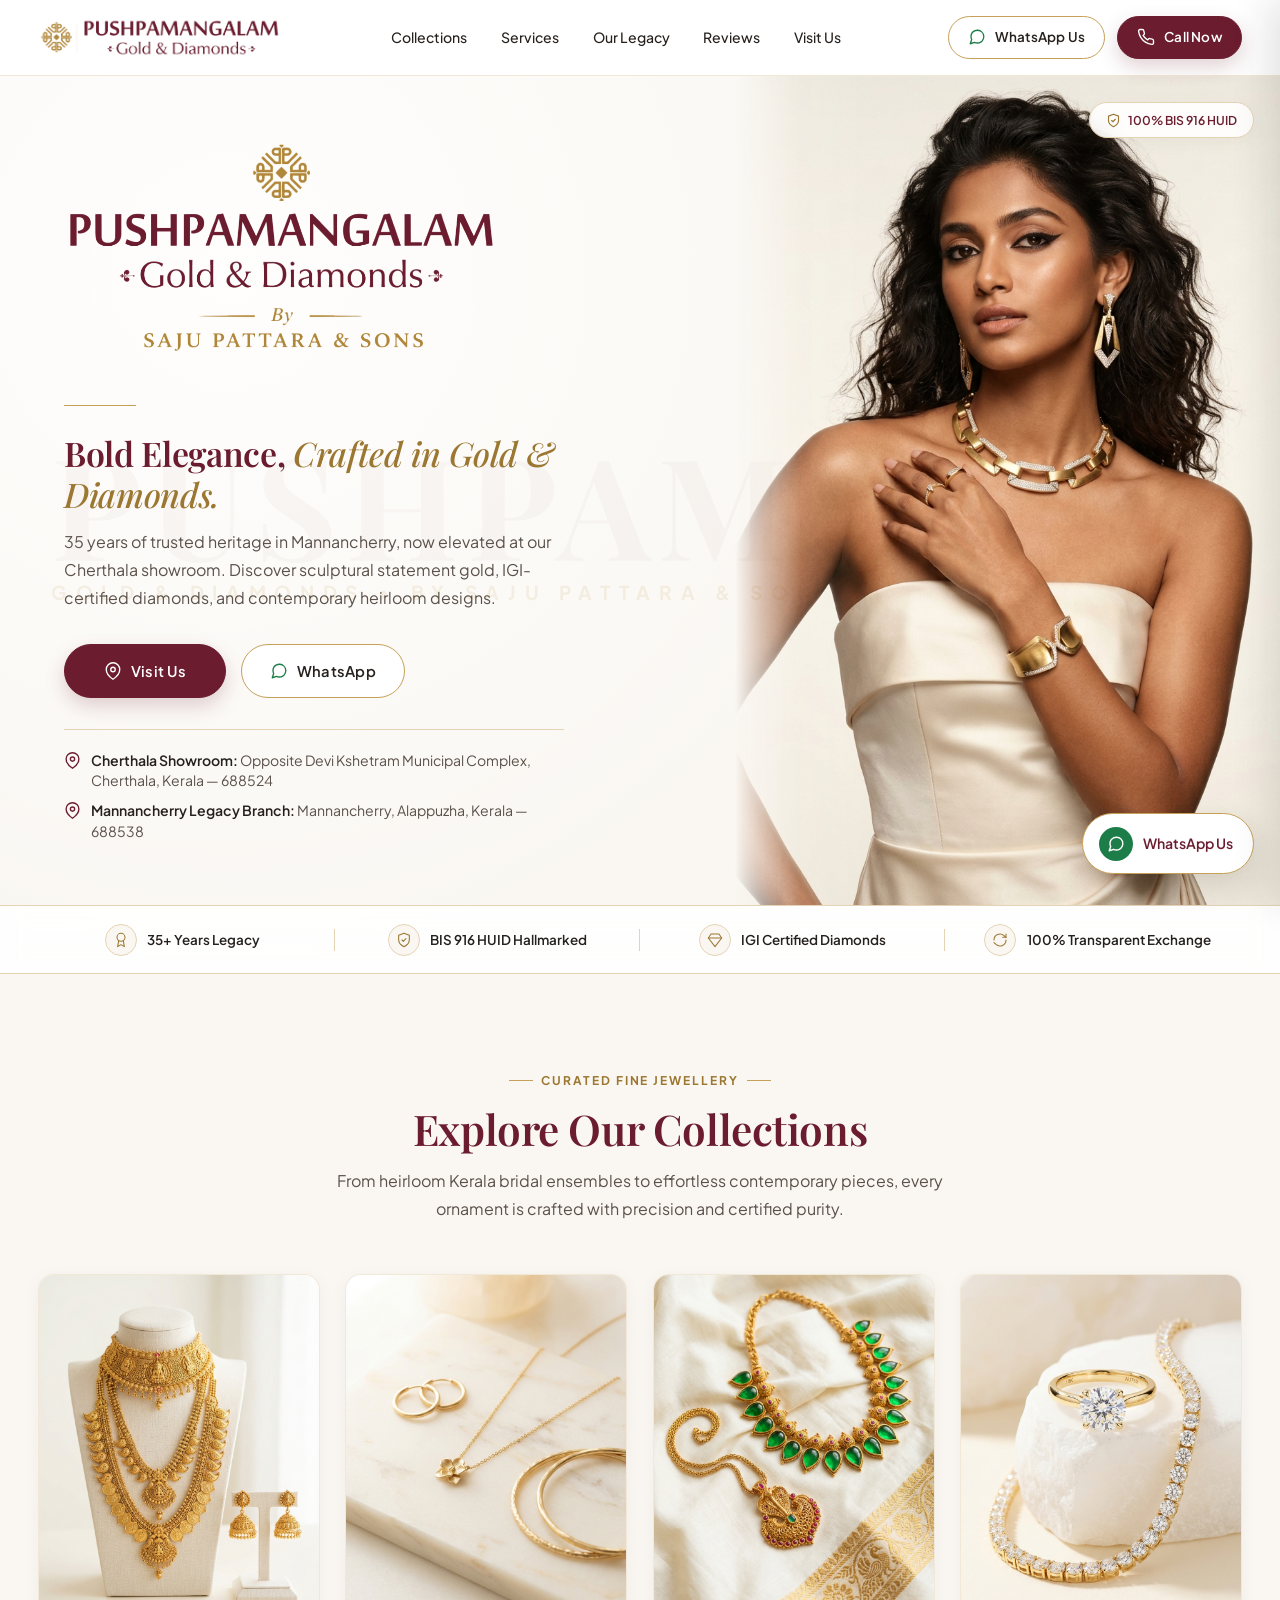
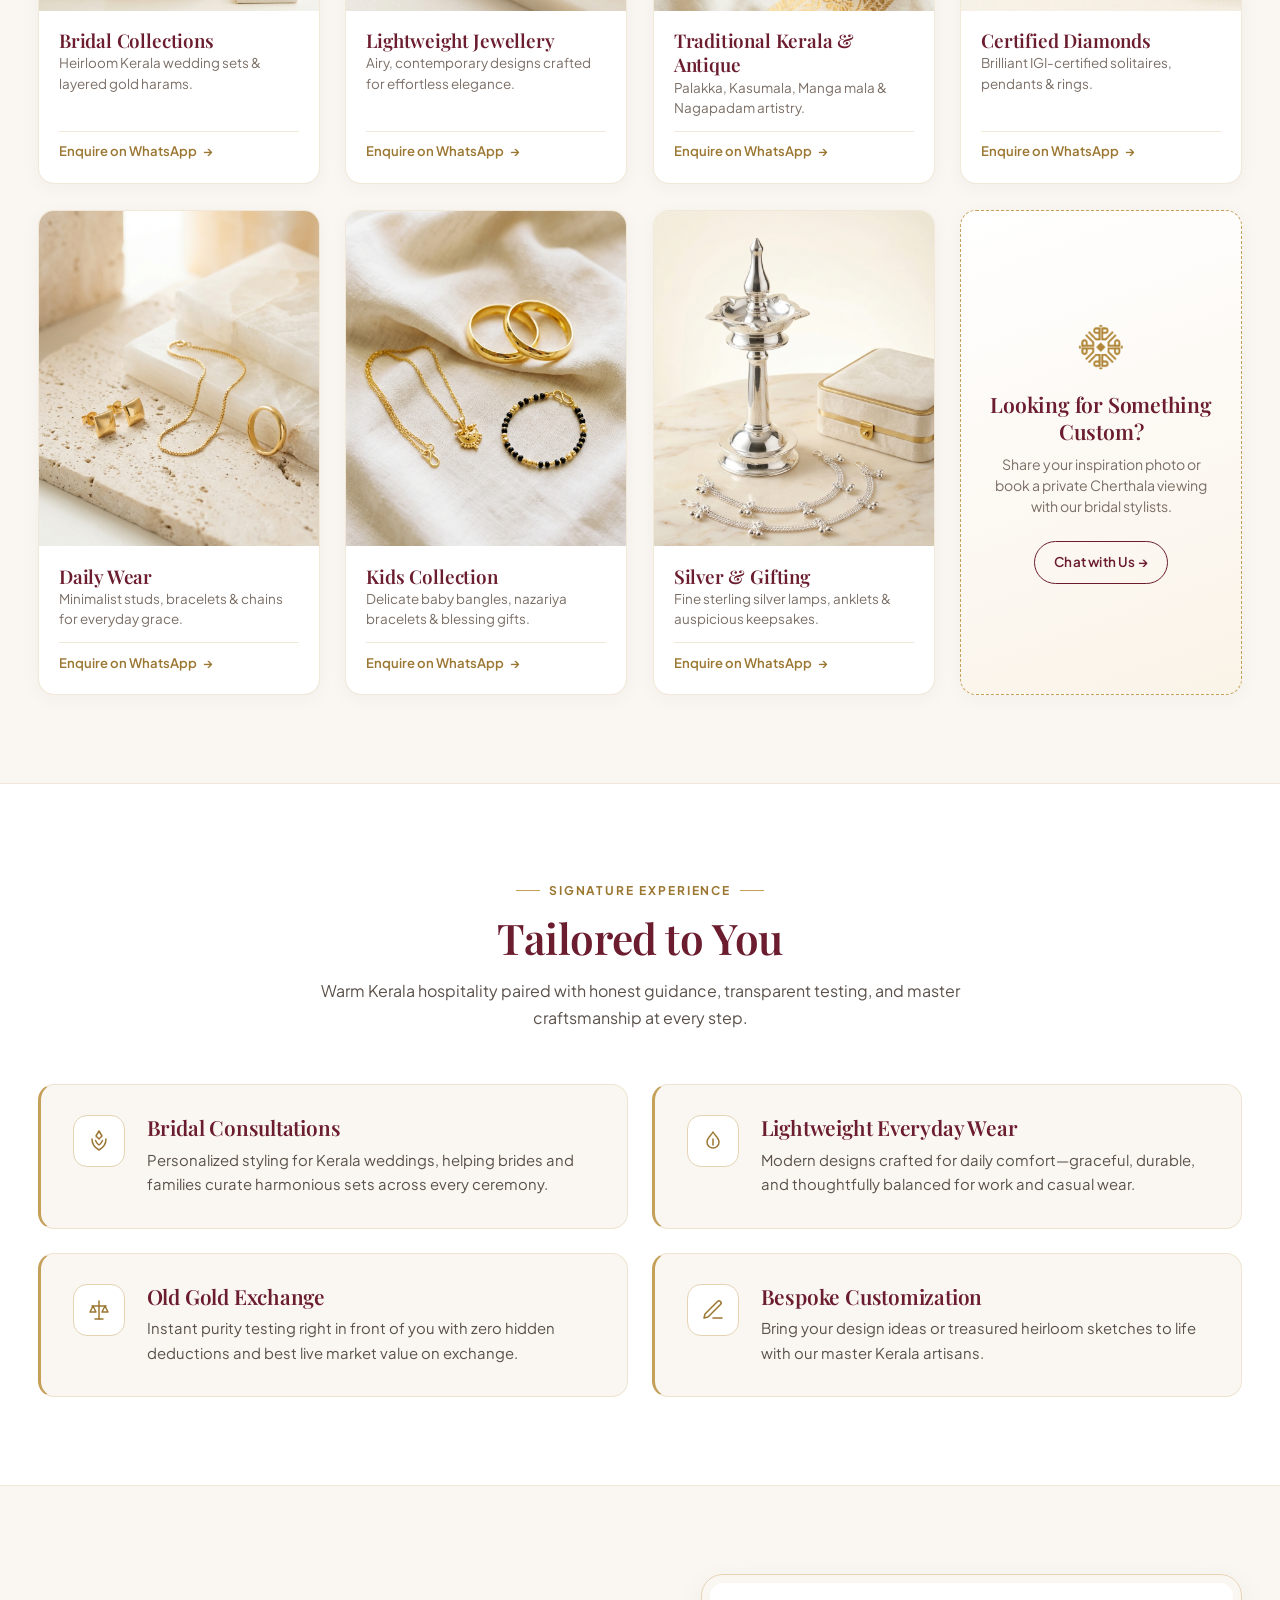
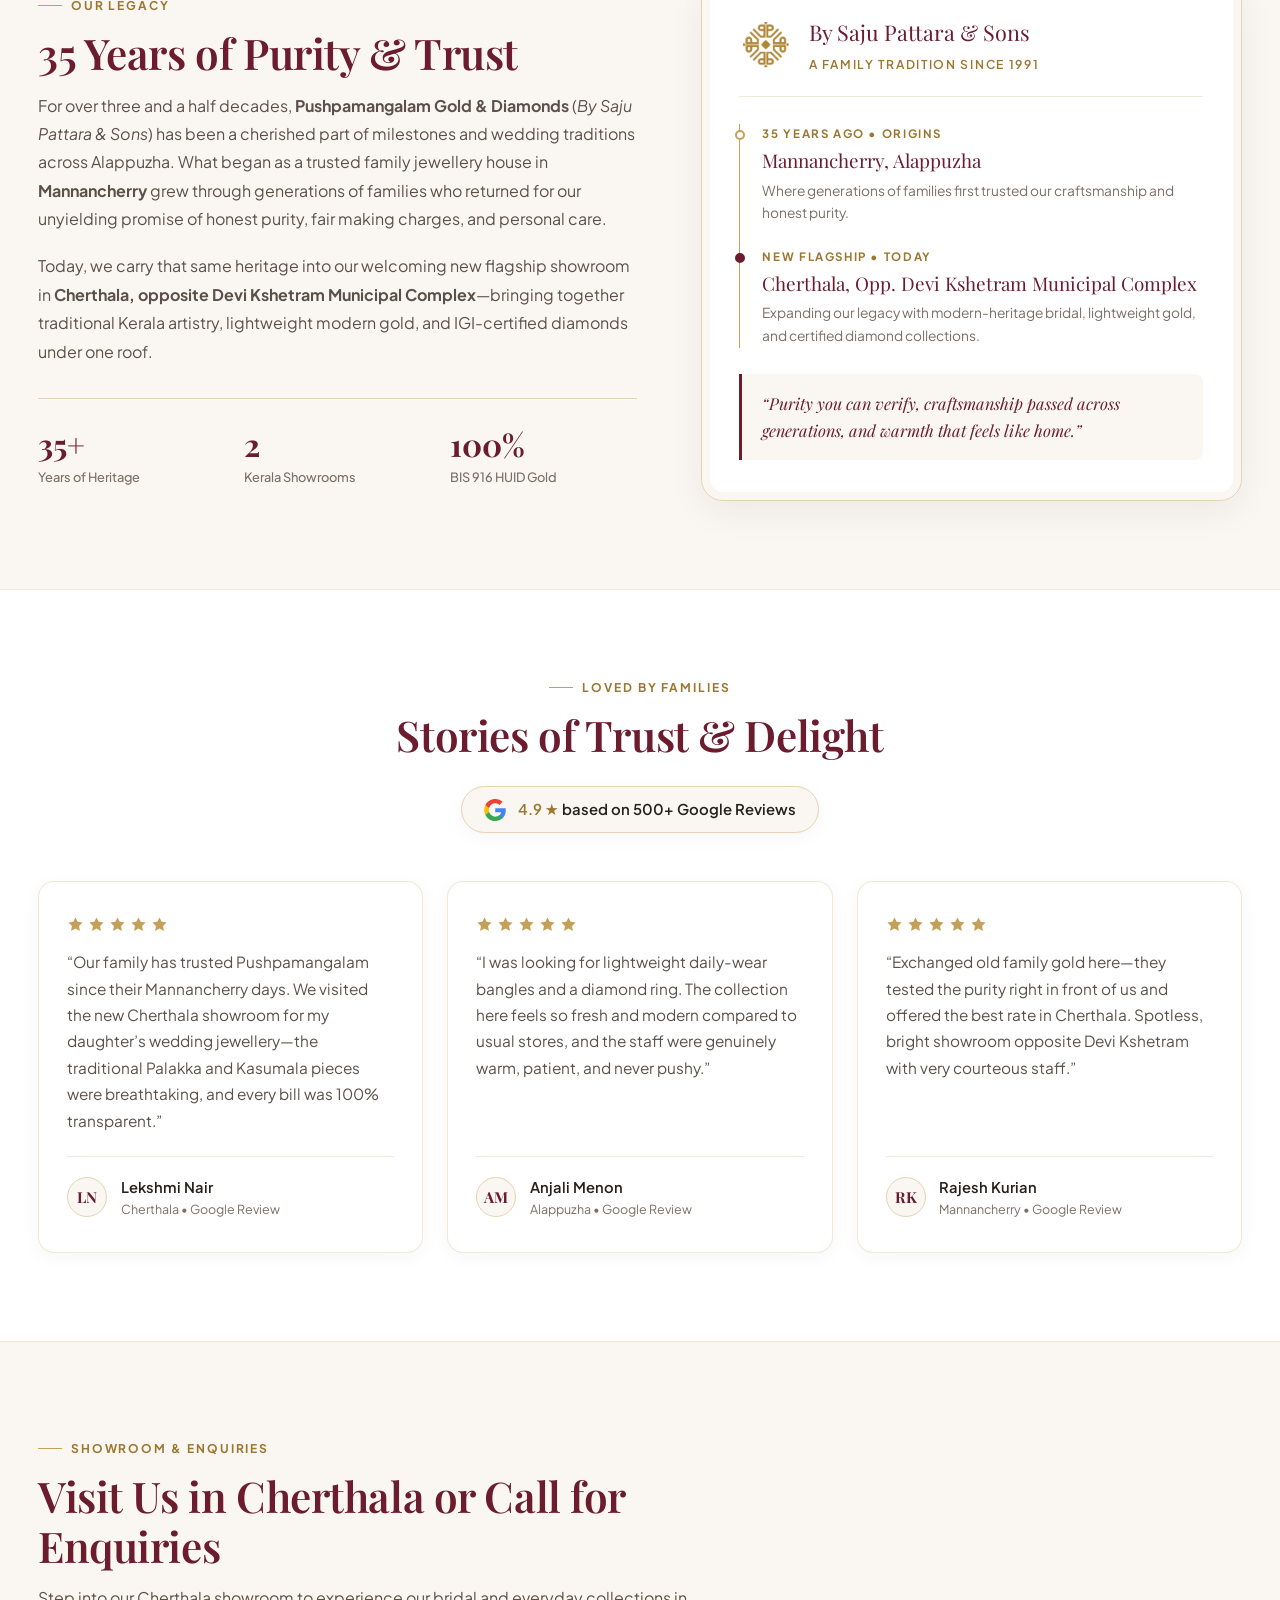
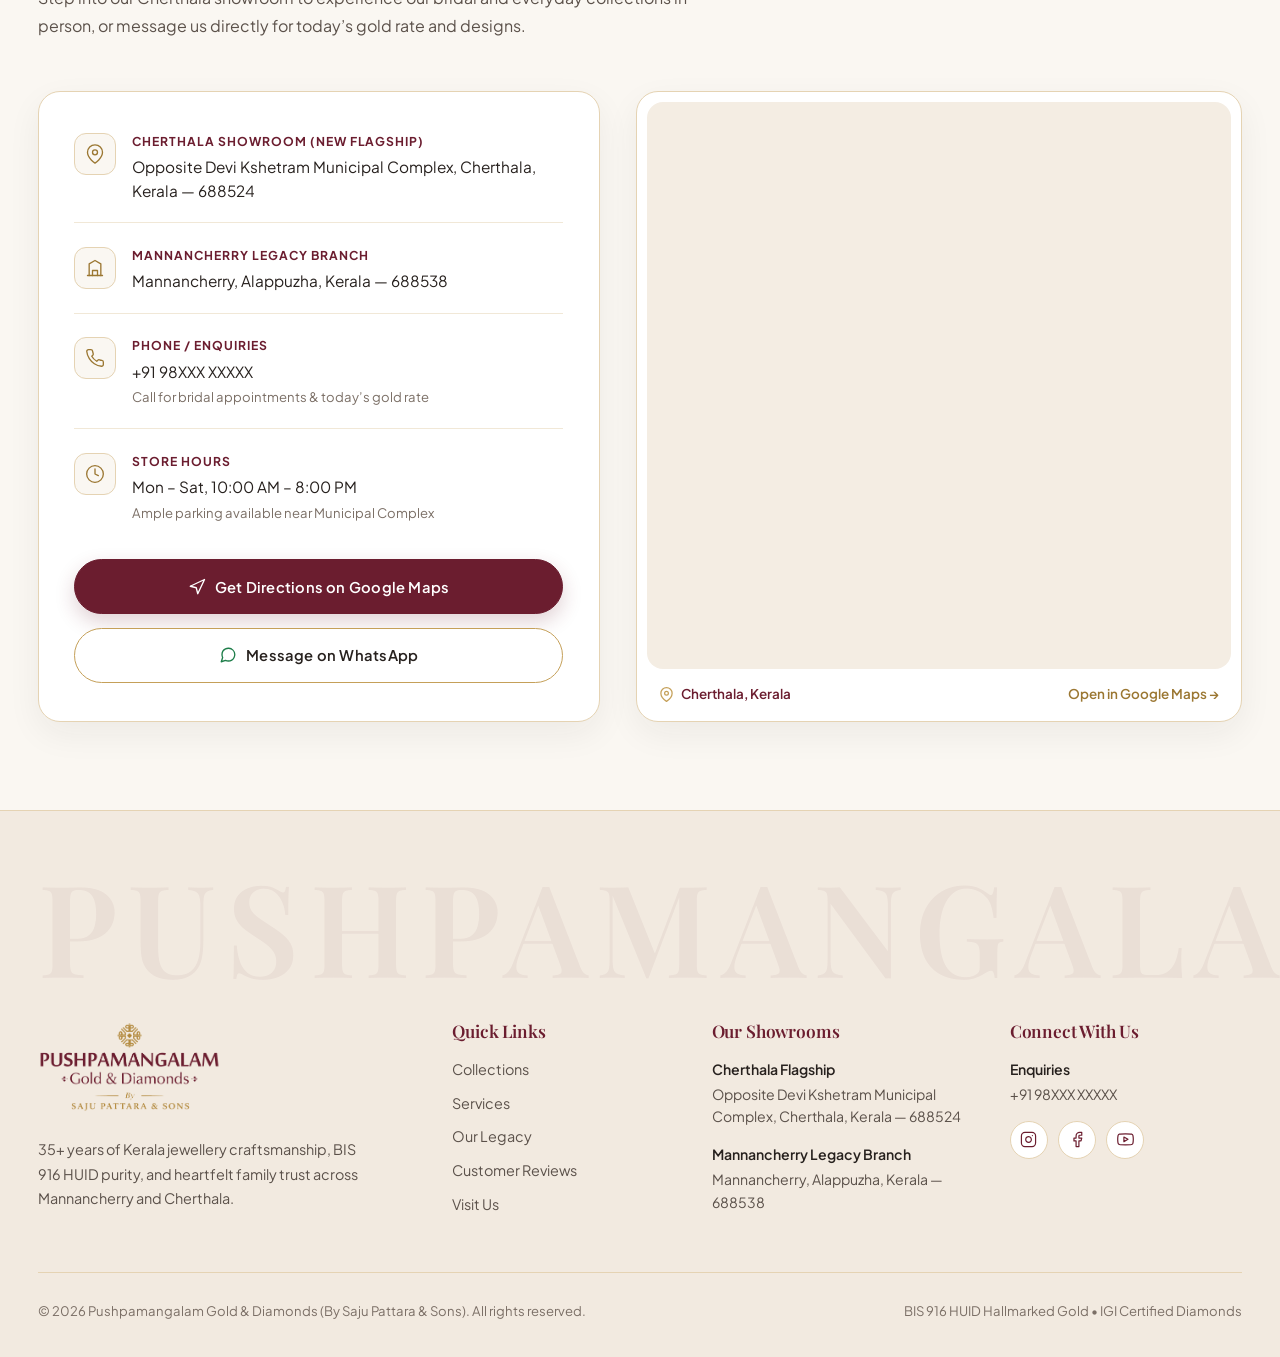
<file: v6/index.html>
<!DOCTYPE html>
<html lang="en">
<head>
  <meta charset="UTF-8" />
  <meta name="viewport" content="width=device-width, initial-scale=1.0" />

  <!-- ========================================================================
       PUSHPAMANGALAM GOLD & DIAMONDS — VERSION 6 (v6)
       Ultra-Modern Couture Editorial Evolution of v5:
         Left: Large Unboxed Official Logo (Matched to Headline Width) ->
               Bold Editorial Copy -> (Visit Us) & (WhatsApp) Pills ->
               2 Stacked Branch Locations
         Right: Ultra-Modern High-Fashion Couture Model Wearing Statement
                Gold & Diamond Jewellery, Seamlessly Blended on Warm Ivory
       [EDIT DATA: SEO & SOCIAL PREVIEW METADATA]
       NOTE: Contact numbers, WhatsApp, addresses, hours, Google rating & social
             URLs are managed centrally in js/config.js (search "[EDIT DATA").
       ======================================================================== -->
  <title>Pushpamangalam Gold &amp; Diamonds | Bold Modern Luxury — Cherthala &amp; Mannancherry</title>
  <meta
    name="description"
    content="Pushpamangalam Gold &amp; Diamonds by Saju Pattara &amp; Sons — 35 years of trust in Mannancherry, now at our new flagship showroom in Cherthala opposite Devi Kshetram Municipal Complex."
  />
  <meta property="og:image" content="assets/images/logo-original.jpg" />
  <link rel="icon" type="image/png" href="assets/images/favicon.png" />

  <!-- Google Fonts: Playfair Display + Plus Jakarta Sans -->
  <link rel="preconnect" href="https://fonts.googleapis.com" />
  <link rel="preconnect" href="https://fonts.gstatic.com" crossorigin />
  <link
    href="https://fonts.googleapis.com/css2?family=Playfair+Display:ital,wght@0,500;0,600;0,700;1,500&family=Plus+Jakarta+Sans:wght@400;500;600;700&display=swap"
    rel="stylesheet"
  />

  <link rel="stylesheet" href="css/styles.css" />
</head>
<body>

  <!-- ========================================================================
       1. STICKY NAVIGATION HEADER
       ======================================================================== -->
  <header class="site-header" id="site-header">
    <div class="container header-inner">

      <!-- [EDIT DATA: Header Brand Logo (Pushpamangalam Gold & Diamonds + Emblem)] -->
      <a href="#top" class="brand-logo" aria-label="Pushpamangalam Gold & Diamonds Home">
        <img
          src="assets/images/logo-header.png"
          alt="Pushpamangalam Gold &amp; Diamonds"
          class="brand-logo-img"
          width="246"
          height="40"
        />
      </a>

      <!-- Desktop Center Navigation -->
      <nav class="desktop-nav" aria-label="Primary Navigation">
        <a href="#collections" class="nav-link">Collections</a>
        <a href="#services" class="nav-link">Services</a>
        <a href="#legacy" class="nav-link">Our Legacy</a>
        <a href="#reviews" class="nav-link">Reviews</a>
        <a href="#visit-us" class="nav-link">Visit Us</a>
      </nav>

      <!-- Desktop Right Action Buttons (Auto-synced from js/config.js) -->
      <div class="header-actions">
        <a
          href="https://wa.me/919800000000"
          target="_blank"
          rel="noopener noreferrer"
          class="btn btn--whatsapp btn--sm"
          data-whatsapp-link
        >
          <svg class="icon-wa" viewBox="0 0 24 24" fill="none" stroke="currentColor" stroke-width="1.8" stroke-linecap="round" stroke-linejoin="round" aria-hidden="true">
            <path d="M21 11.5a8.38 8.38 0 0 1-.9 3.8 8.5 8.5 0 0 1-7.6 4.7 8.38 8.38 0 0 1-3.8-.9L3 21l1.9-5.7a8.38 8.38 0 0 1-.9-3.8 8.5 8.5 0 0 1 4.7-7.6 8.38 8.38 0 0 1 3.8-.9h.5a8.48 8.48 0 0 1 8 8v.5z" />
          </svg>
          WhatsApp Us
        </a>

        <a href="tel:+919800000000" class="btn btn--primary btn--sm" data-phone-href>
          <svg viewBox="0 0 24 24" fill="none" stroke="currentColor" stroke-width="1.8" stroke-linecap="round" stroke-linejoin="round" aria-hidden="true">
            <path d="M22 16.92v3a2 2 0 0 1-2.18 2 19.79 19.79 0 0 1-8.63-3.07 19.5 19.5 0 0 1-6-6 19.79 19.79 0 0 1-3.07-8.67A2 2 0 0 1 4.11 2h3a2 2 0 0 1 2 1.72c.127.96.361 1.903.7 2.81a2 2 0 0 1-.45 2.11L8.09 9.91a16 16 0 0 0 6 6l1.27-1.27a2 2 0 0 1 2.11-.45c.907.339 1.85.573 2.81.7A2 2 0 0 1 22 16.92z" />
          </svg>
          Call Now
        </a>
      </div>

      <!-- Mobile Right Controls -->
      <div class="mobile-controls">
        <a
          href="https://wa.me/919800000000"
          target="_blank"
          rel="noopener noreferrer"
          class="mobile-icon-btn mobile-icon-btn--wa"
          aria-label="Chat on WhatsApp"
          data-whatsapp-link
        >
          <svg width="20" height="20" viewBox="0 0 24 24" fill="none" stroke="currentColor" stroke-width="1.9" stroke-linecap="round" stroke-linejoin="round" aria-hidden="true">
            <path d="M21 11.5a8.38 8.38 0 0 1-.9 3.8 8.5 8.5 0 0 1-7.6 4.7 8.38 8.38 0 0 1-3.8-.9L3 21l1.9-5.7a8.38 8.38 0 0 1-.9-3.8 8.5 8.5 0 0 1 4.7-7.6 8.38 8.38 0 0 1 3.8-.9h.5a8.48 8.48 0 0 1 8 8v.5z" />
          </svg>
        </a>

        <button
          type="button"
          id="mobile-menu-open"
          class="mobile-icon-btn"
          aria-label="Open navigation menu"
          aria-expanded="false"
          aria-controls="mobile-drawer"
        >
          <svg width="21" height="21" viewBox="0 0 24 24" fill="none" stroke="currentColor" stroke-width="1.9" stroke-linecap="round" aria-hidden="true">
            <line x1="4" y1="7" x2="20" y2="7" />
            <line x1="4" y1="12" x2="20" y2="12" />
            <line x1="4" y1="17" x2="20" y2="17" />
          </svg>
        </button>
      </div>

    </div>
  </header>

  <!-- Mobile Navigation Drawer -->
  <div class="mobile-drawer-backdrop" id="mobile-drawer-backdrop" aria-hidden="true"></div>
  <aside class="mobile-drawer" id="mobile-drawer" aria-label="Mobile Navigation" aria-hidden="true">
    <div class="mobile-drawer-header">
      <img
        src="assets/images/logo-header.png"
        alt="Pushpamangalam Gold &amp; Diamonds — By Saju Pattara &amp; Sons"
        class="drawer-logo-img"
      />
      <button type="button" id="mobile-menu-close" class="mobile-icon-btn" aria-label="Close navigation menu">
        <svg width="20" height="20" viewBox="0 0 24 24" fill="none" stroke="currentColor" stroke-width="1.9" stroke-linecap="round" aria-hidden="true">
          <line x1="18" y1="6" x2="6" y2="18" />
          <line x1="6" y1="6" x2="18" y2="18" />
        </svg>
      </button>
    </div>

    <ul class="mobile-nav-list">
      <li><a href="#collections" class="mobile-nav-link">Collections <span aria-hidden="true">→</span></a></li>
      <li><a href="#services" class="mobile-nav-link">Services <span aria-hidden="true">→</span></a></li>
      <li><a href="#legacy" class="mobile-nav-link">Our Legacy <span aria-hidden="true">→</span></a></li>
      <li><a href="#reviews" class="mobile-nav-link">Reviews <span aria-hidden="true">→</span></a></li>
      <li><a href="#visit-us" class="mobile-nav-link">Visit Us <span aria-hidden="true">→</span></a></li>
    </ul>

    <div class="mobile-drawer-cta">
      <a href="tel:+919800000000" class="btn btn--primary" data-phone-href>Call Cherthala Showroom</a>
      <a href="https://wa.me/919800000000" target="_blank" rel="noopener noreferrer" class="btn btn--whatsapp" data-whatsapp-link>Chat on WhatsApp</a>
    </div>
  </aside>

  <main id="top">

    <!-- ======================================================================
         2. FIRST PAGE — SEAMLESS LANDSCAPE HERO (EXACT SKETCH LAYOUT)
         Left: Unboxed Official Logo -> Writings -> (Visit Us) (WhatsApp) ->
               2 Stacked Location Pins (Cherthala & Mannancherry)
         Right: Modern-Heritage Mix Model Seamlessly Blended on Warm Ivory
         ====================================================================== -->
    <section class="hero-canvas" aria-label="Pushpamangalam Gold and Diamonds Hero">

      <!-- v3-style subtle background watermark layer -->
      <!-- [EDIT DATA: Background Watermark Layer Text] -->
      <div class="hero-watermark-bg" aria-hidden="true">
        <span class="hero-watermark-word">PUSHPAMANGALAM</span>
        <span class="hero-watermark-sub">GOLD &amp; DIAMONDS &bull; BY SAJU PATTARA &amp; SONS</span>
      </div>

      <div class="hero-stage">

        <!-- LEFT COLUMN (Matches Sketch: Logo -> Writings -> CTAs -> 2 Locations) -->
        <div class="hero-left">

          <!-- Prominent Unboxed Official Brand Lockup -->
          <!-- [EDIT DATA: Hero Official Brand Logo] -->
          <div class="hero-brand-lockup">
            <img
              src="assets/images/logo-full-light.png"
              alt="Pushpamangalam Gold &amp; Diamonds — By Saju Pattara &amp; Sons"
              class="hero-logo-large"
              width="460"
              height="231"
            />
          </div>

          <div class="hero-accent-rule" aria-hidden="true"></div>

          <!-- Writings Block -->
          <!-- [EDIT DATA: Hero Headline & Description Copy] -->
          <div class="hero-writings">
            <h1 class="hero-headline">
              Bold Elegance, <em>Crafted in Gold &amp; Diamonds.</em>
            </h1>
            <p class="hero-lead">
              35 years of trusted heritage in Mannancherry, now elevated at our Cherthala showroom. Discover sculptural statement gold, IGI-certified diamonds, and contemporary heirloom designs.
            </p>
          </div>

          <!-- Two Pill CTAs Side by Side: ( Visit Us )  ( WhatsApp ) -->
          <div class="hero-cta-row">
            <a href="#visit-us" class="btn btn--primary">
              <svg viewBox="0 0 24 24" fill="none" stroke="currentColor" stroke-width="1.8" stroke-linecap="round" stroke-linejoin="round" aria-hidden="true">
                <path d="M21 10c0 7-9 13-9 13s-9-6-9-13a9 9 0 0 1 18 0z" />
                <circle cx="12" cy="10" r="3" />
              </svg>
              Visit Us
            </a>

            <a
              href="https://wa.me/919800000000"
              target="_blank"
              rel="noopener noreferrer"
              class="btn btn--whatsapp"
              data-whatsapp-link
            >
              <svg class="icon-wa" viewBox="0 0 24 24" fill="none" stroke="currentColor" stroke-width="1.8" stroke-linecap="round" stroke-linejoin="round" aria-hidden="true">
                <path d="M21 11.5a8.38 8.38 0 0 1-.9 3.8 8.5 8.5 0 0 1-7.6 4.7 8.38 8.38 0 0 1-3.8-.9L3 21l1.9-5.7a8.38 8.38 0 0 1-.9-3.8 8.5 8.5 0 0 1 4.7-7.6 8.38 8.38 0 0 1 3.8-.9h.5a8.48 8.48 0 0 1 8 8v.5z" />
              </svg>
              WhatsApp
            </a>
          </div>

          <!-- Two Stacked Location Pins Directly Below CTAs -->
          <!-- [EDIT DATA: Hero Stacked Branch Locations] Addresses & map links sync from js/config.js -->
          <div class="hero-locations">
            <a href="#visit-us" class="hero-location-link">
              <svg viewBox="0 0 24 24" fill="none" stroke="currentColor" stroke-width="1.9" stroke-linecap="round" stroke-linejoin="round" aria-hidden="true">
                <path d="M21 10c0 7-9 13-9 13s-9-6-9-13a9 9 0 0 1 18 0z" />
                <circle cx="12" cy="10" r="3" />
              </svg>
              <span>
                <strong>Cherthala Showroom:</strong>
                <span data-cherthala-address>Opposite Devi Kshetram Municipal Complex, Cherthala, Kerala — 688524</span>
              </span>
            </a>

            <a href="#visit-us" class="hero-location-link">
              <svg viewBox="0 0 24 24" fill="none" stroke="currentColor" stroke-width="1.9" stroke-linecap="round" stroke-linejoin="round" aria-hidden="true">
                <path d="M21 10c0 7-9 13-9 13s-9-6-9-13a9 9 0 0 1 18 0z" />
                <circle cx="12" cy="10" r="3" />
              </svg>
              <span>
                <strong>Mannancherry Legacy Branch:</strong>
                <span data-mannancherry-address>Mannancherry, Alappuzha, Kerala — 688538</span>
              </span>
            </a>
          </div>

        </div>

        <!-- RIGHT COLUMN: Ultra-Modern Couture Model Seamlessly Blended on Warm Ivory -->
        <div class="hero-right">
          <div class="hero-model-wrap">
            <!-- [EDIT DATA: Hero Ultra-Modern Couture Model Portrait] Replace assets/images/hero-model-couture.jpg -->
            <img
              src="assets/images/hero-model-couture.jpg"
              alt="Young South Indian fashion model in an off-the-shoulder champagne satin couture gown wearing a sculptural gold and diamond collar necklace, drop earrings, and gold cuff"
              class="hero-model-photo"
            />

            <!-- [EDIT DATA: Subtle Purity Pill] -->
            <div class="hero-purity-chip">
              <svg viewBox="0 0 24 24" fill="none" stroke="currentColor" stroke-width="1.8" stroke-linecap="round" stroke-linejoin="round" aria-hidden="true">
                <path d="M12 22s8-4 8-10V5l-8-3-8 3v7c0 6 8 10 8 10z" />
                <polyline points="9 12 11 14 15 10" />
              </svg>
              100% BIS 916 HUID
            </div>
          </div>
        </div>

      </div>

      <!-- Frosted Bottom Trust Strip Completing the First Page -->
      <!-- [EDIT DATA: 4 Trust & Certification Strip Badges] -->
      <div class="hero-trust-bar" role="list" aria-label="Certifications and Trust Guarantees">
        <div class="container trust-bar-grid">
          <div class="trust-bar-item" role="listitem">
            <span class="trust-bar-icon" aria-hidden="true">
              <svg viewBox="0 0 24 24" fill="none" stroke="currentColor" stroke-width="1.6" stroke-linecap="round" stroke-linejoin="round">
                <circle cx="12" cy="8" r="6" />
                <path d="M15.477 12.89 17 22l-5-3-5 3 1.523-9.11" />
              </svg>
            </span>
            <span>35+ Years Legacy</span>
          </div>

          <div class="trust-bar-item" role="listitem">
            <span class="trust-bar-icon" aria-hidden="true">
              <svg viewBox="0 0 24 24" fill="none" stroke="currentColor" stroke-width="1.6" stroke-linecap="round" stroke-linejoin="round">
                <path d="M12 22s8-4 8-10V5l-8-3-8 3v7c0 6 8 10 8 10z" />
                <polyline points="9 12 11 14 15 10" />
              </svg>
            </span>
            <span>BIS 916 HUID Hallmarked</span>
          </div>

          <div class="trust-bar-item" role="listitem">
            <span class="trust-bar-icon" aria-hidden="true">
              <svg viewBox="0 0 24 24" fill="none" stroke="currentColor" stroke-width="1.6" stroke-linecap="round" stroke-linejoin="round">
                <path d="M6 3h12l4 6-10 13L2 9Z" />
                <path d="M2 9h20" />
              </svg>
            </span>
            <span>IGI Certified Diamonds</span>
          </div>

          <div class="trust-bar-item" role="listitem">
            <span class="trust-bar-icon" aria-hidden="true">
              <svg viewBox="0 0 24 24" fill="none" stroke="currentColor" stroke-width="1.6" stroke-linecap="round" stroke-linejoin="round">
                <path d="M3 12a9 9 0 0 1 15-6.7L21 8" />
                <path d="M21 3v5h-5" />
                <path d="M21 12a9 9 0 0 1-15 6.7L3 16" />
              </svg>
            </span>
            <span>100% Transparent Exchange</span>
          </div>
        </div>
      </div>

    </section>

    <!-- ======================================================================
         3. PRODUCT CATEGORIES GRID ("EXPLORE OUR COLLECTIONS")
         ====================================================================== -->
    <section class="section section--ivory" id="collections">
      <div class="container">

        <div class="section-header section-header--center reveal">
          <span class="eyebrow">Curated Fine Jewellery</span>
          <h2 class="section-title">Explore Our Collections</h2>
          <p class="section-subtitle">
            From heirloom Kerala bridal ensembles to effortless contemporary pieces, every ornament is crafted with precision and certified purity.
          </p>
        </div>

        <div class="collections-grid">

          <!-- [EDIT DATA: Category 1 — Bridal Collections] -->
          <article class="collection-card reveal">
            <div class="collection-media">
              <img src="assets/images/cat-bridal.jpg" alt="Kerala Bridal 22K Gold Jewellery Collection" loading="lazy" />
            </div>
            <div class="collection-body">
              <div>
                <h3 class="collection-title">Bridal Collections</h3>
                <p class="collection-caption">Heirloom Kerala wedding sets &amp; layered gold harams.</p>
              </div>
              <a href="https://wa.me/919800000000" target="_blank" rel="noopener noreferrer" class="collection-link" data-whatsapp-link data-whatsapp-category="Bridal Collections">
                Enquire on WhatsApp <span aria-hidden="true">→</span>
              </a>
            </div>
          </article>

          <!-- [EDIT DATA: Category 2 — Lightweight Jewellery] -->
          <article class="collection-card reveal">
            <div class="collection-media">
              <img src="assets/images/cat-lightweight.jpg" alt="Lightweight 22K Gold Jewellery" loading="lazy" />
            </div>
            <div class="collection-body">
              <div>
                <h3 class="collection-title">Lightweight Jewellery</h3>
                <p class="collection-caption">Airy, contemporary designs crafted for effortless elegance.</p>
              </div>
              <a href="https://wa.me/919800000000" target="_blank" rel="noopener noreferrer" class="collection-link" data-whatsapp-link data-whatsapp-category="Lightweight Jewellery">
                Enquire on WhatsApp <span aria-hidden="true">→</span>
              </a>
            </div>
          </article>

          <!-- [EDIT DATA: Category 3 — Traditional Kerala & Antique] -->
          <article class="collection-card reveal">
            <div class="collection-media">
              <img src="assets/images/cat-traditional.jpg" alt="Traditional Kerala Palakka Mala and Antique Gold" loading="lazy" />
            </div>
            <div class="collection-body">
              <div>
                <h3 class="collection-title">Traditional Kerala &amp; Antique</h3>
                <p class="collection-caption">Palakka, Kasumala, Manga mala &amp; Nagapadam artistry.</p>
              </div>
              <a href="https://wa.me/919800000000" target="_blank" rel="noopener noreferrer" class="collection-link" data-whatsapp-link data-whatsapp-category="Traditional Kerala & Antique">
                Enquire on WhatsApp <span aria-hidden="true">→</span>
              </a>
            </div>
          </article>

          <!-- [EDIT DATA: Category 4 — Certified Diamonds] -->
          <article class="collection-card reveal">
            <div class="collection-media">
              <img src="assets/images/cat-diamonds.jpg" alt="IGI Certified Diamond Rings and Necklaces" loading="lazy" />
            </div>
            <div class="collection-body">
              <div>
                <h3 class="collection-title">Certified Diamonds</h3>
                <p class="collection-caption">Brilliant IGI-certified solitaires, pendants &amp; rings.</p>
              </div>
              <a href="https://wa.me/919800000000" target="_blank" rel="noopener noreferrer" class="collection-link" data-whatsapp-link data-whatsapp-category="Certified Diamonds">
                Enquire on WhatsApp <span aria-hidden="true">→</span>
              </a>
            </div>
          </article>

          <!-- [EDIT DATA: Category 5 — Daily Wear] -->
          <article class="collection-card reveal">
            <div class="collection-media">
              <img src="assets/images/cat-daily.jpg" alt="Daily Wear Gold Studs, Bracelets and Rings" loading="lazy" />
            </div>
            <div class="collection-body">
              <div>
                <h3 class="collection-title">Daily Wear</h3>
                <p class="collection-caption">Minimalist studs, bracelets &amp; chains for everyday grace.</p>
              </div>
              <a href="https://wa.me/919800000000" target="_blank" rel="noopener noreferrer" class="collection-link" data-whatsapp-link data-whatsapp-category="Daily Wear">
                Enquire on WhatsApp <span aria-hidden="true">→</span>
              </a>
            </div>
          </article>

          <!-- [EDIT DATA: Category 6 — Kids Collection] -->
          <article class="collection-card reveal">
            <div class="collection-media">
              <img src="assets/images/cat-kids.jpg" alt="Kerala Kids Gold Bangles and Baby Jewellery" loading="lazy" />
            </div>
            <div class="collection-body">
              <div>
                <h3 class="collection-title">Kids Collection</h3>
                <p class="collection-caption">Delicate baby bangles, nazariya bracelets &amp; blessing gifts.</p>
              </div>
              <a href="https://wa.me/919800000000" target="_blank" rel="noopener noreferrer" class="collection-link" data-whatsapp-link data-whatsapp-category="Kids Collection">
                Enquire on WhatsApp <span aria-hidden="true">→</span>
              </a>
            </div>
          </article>

          <!-- [EDIT DATA: Category 7 — Silver & Gifting] -->
          <article class="collection-card reveal">
            <div class="collection-media">
              <img src="assets/images/cat-silver.jpg" alt="Sterling Silver Nilavilakku, Anklets and Luxury Gifting" loading="lazy" />
            </div>
            <div class="collection-body">
              <div>
                <h3 class="collection-title">Silver &amp; Gifting</h3>
                <p class="collection-caption">Fine sterling silver lamps, anklets &amp; auspicious keepsakes.</p>
              </div>
              <a href="https://wa.me/919800000000" target="_blank" rel="noopener noreferrer" class="collection-link" data-whatsapp-link data-whatsapp-category="Silver & Gifting">
                Enquire on WhatsApp <span aria-hidden="true">→</span>
              </a>
            </div>
          </article>

          <!-- [EDIT DATA (OPTIONAL 8TH CARD): Custom Design / Private Viewing CTA] -->
          <article class="collection-card collection-card--concierge reveal">
            <img src="assets/images/logo-emblem.png" alt="" class="concierge-emblem" aria-hidden="true" />
            <h3 class="collection-title">Looking for Something Custom?</h3>
            <p class="collection-caption">
              Share your inspiration photo or book a private Cherthala viewing with our bridal stylists.
            </p>
            <a
              href="https://wa.me/919800000000"
              target="_blank"
              rel="noopener noreferrer"
              class="btn btn--outline-burgundy btn--sm"
              data-whatsapp-link
              data-whatsapp-category="Custom Design / Private Viewing"
            >
              Chat with Us →
            </a>
          </article>

        </div>
      </div>
    </section>

    <!-- ======================================================================
         4. CORE SERVICES SECTION ("TAILORED TO YOU") — 2x2 REFINED CARDS
         ====================================================================== -->
    <section class="section section--alabaster" id="services">
      <div class="container">

        <div class="section-header section-header--center reveal">
          <span class="eyebrow">Signature Experience</span>
          <h2 class="section-title">Tailored to You</h2>
          <p class="section-subtitle">
            Warm Kerala hospitality paired with honest guidance, transparent testing, and master craftsmanship at every step.
          </p>
        </div>

        <!-- [EDIT DATA: Core 4 Services Cards] -->
        <div class="services-grid">

          <div class="service-card reveal">
            <div class="service-icon" aria-hidden="true">
              <svg viewBox="0 0 24 24" fill="none" stroke="currentColor" stroke-width="1.5" stroke-linecap="round" stroke-linejoin="round">
                <path d="M12 2L9 7l3 3 3-3-3-5z" />
                <path d="M5 10c0 5.5 3.5 9 7 11 3.5-2 7-5.5 7-11" />
                <path d="M8.5 11.5c1 2.2 2.2 3.6 3.5 4.5 1.3-.9 2.5-2.3 3.5-4.5" />
              </svg>
            </div>
            <div>
              <h3 class="service-title">Bridal Consultations</h3>
              <p class="service-desc">
                Personalized styling for Kerala weddings, helping brides and families curate harmonious sets across every ceremony.
              </p>
            </div>
          </div>

          <div class="service-card reveal">
            <div class="service-icon" aria-hidden="true">
              <svg viewBox="0 0 24 24" fill="none" stroke="currentColor" stroke-width="1.5" stroke-linecap="round" stroke-linejoin="round">
                <path d="M12 3c2 3.5 6 6 6 10a6 6 0 1 1-12 0c0-4 4-6.5 6-10z" />
                <path d="M12 10v6" />
              </svg>
            </div>
            <div>
              <h3 class="service-title">Lightweight Everyday Wear</h3>
              <p class="service-desc">
                Modern designs crafted for daily comfort—graceful, durable, and thoughtfully balanced for work and casual wear.
              </p>
            </div>
          </div>

          <div class="service-card reveal">
            <div class="service-icon" aria-hidden="true">
              <svg viewBox="0 0 24 24" fill="none" stroke="currentColor" stroke-width="1.5" stroke-linecap="round" stroke-linejoin="round">
                <path d="M12 3v18" />
                <path d="M5 8h14" />
                <path d="M6 8l-3 6h6l-3-6z" />
                <path d="M18 8l-3 6h6l-3-6z" />
                <path d="M8 21h8" />
              </svg>
            </div>
            <div>
              <h3 class="service-title">Old Gold Exchange</h3>
              <p class="service-desc">
                Instant purity testing right in front of you with zero hidden deductions and best live market value on exchange.
              </p>
            </div>
          </div>

          <div class="service-card reveal">
            <div class="service-icon" aria-hidden="true">
              <svg viewBox="0 0 24 24" fill="none" stroke="currentColor" stroke-width="1.5" stroke-linecap="round" stroke-linejoin="round">
                <path d="M12 20h9" />
                <path d="M16.5 3.5a2.12 2.12 0 0 1 3 3L7 19l-4 1 1-4L16.5 3.5z" />
              </svg>
            </div>
            <div>
              <h3 class="service-title">Bespoke Customization</h3>
              <p class="service-desc">
                Bring your design ideas or treasured heirloom sketches to life with our master Kerala artisans.
              </p>
            </div>
          </div>

        </div>
      </div>
    </section>

    <!-- ======================================================================
         5. ABOUT US & HERITAGE MILESTONES (PHOTO-FREE IN v5)
         ====================================================================== -->
    <section class="section section--ivory" id="legacy">
      <div class="container legacy-grid">

        <div class="legacy-copy reveal">
          <span class="eyebrow">Our Legacy</span>
          <h2 class="section-title">35 Years of Purity &amp; Trust</h2>

          <!-- [EDIT DATA: About Us Story Paragraphs] -->
          <p>
            For over three and a half decades, <strong>Pushpamangalam Gold &amp; Diamonds</strong> (<em>By Saju Pattara &amp; Sons</em>) has been a cherished part of milestones and wedding traditions across Alappuzha. What began as a trusted family jewellery house in <strong>Mannancherry</strong> grew through generations of families who returned for our unyielding promise of honest purity, fair making charges, and personal care.
          </p>
          <p>
            Today, we carry that same heritage into our welcoming new flagship showroom in <strong>Cherthala, opposite Devi Kshetram Municipal Complex</strong>—bringing together traditional Kerala artistry, lightweight modern gold, and IGI-certified diamonds under one roof.
          </p>

          <!-- [EDIT DATA: Heritage Stats] -->
          <div class="legacy-stats">
            <div>
              <div class="stat-value">35+</div>
              <div class="stat-label">Years of Heritage</div>
            </div>
            <div>
              <div class="stat-value">2</div>
              <div class="stat-label">Kerala Showrooms</div>
            </div>
            <div>
              <div class="stat-value">100%</div>
              <div class="stat-label">BIS 916 HUID Gold</div>
            </div>
          </div>
        </div>

        <!-- Photo-Free Heritage Crest & 2-Step Journey Card -->
        <div class="heritage-crest-card reveal">
          <div class="heritage-crest-head">
            <img src="assets/images/logo-emblem.png" alt="Pushpamangalam Heritage Emblem" class="heritage-emblem-img" />
            <div>
              <div class="heritage-crest-title">By Saju Pattara &amp; Sons</div>
              <div class="heritage-crest-sub">A Family Tradition Since 1991</div>
            </div>
          </div>

          <!-- [EDIT DATA: 2-Step Branch Journey Milestones] -->
          <div class="heritage-milestones">
            <div class="heritage-step">
              <div class="heritage-step-era">35 Years Ago &bull; Origins</div>
              <div class="heritage-step-place">Mannancherry, Alappuzha</div>
              <p class="heritage-step-note">Where generations of families first trusted our craftsmanship and honest purity.</p>
            </div>

            <div class="heritage-step heritage-step--current">
              <div class="heritage-step-era">New Flagship &bull; Today</div>
              <div class="heritage-step-place">Cherthala, Opp. Devi Kshetram Municipal Complex</div>
              <p class="heritage-step-note">Expanding our legacy with modern-heritage bridal, lightweight gold, and certified diamond collections.</p>
            </div>
          </div>

          <!-- [EDIT DATA: Family Promise Quote] -->
          <blockquote class="heritage-promise-quote">
            “Purity you can verify, craftsmanship passed across generations, and warmth that feels like home.”
          </blockquote>
        </div>

      </div>
    </section>

    <!-- ======================================================================
         6. SOCIAL PROOF & GOOGLE REVIEWS
         ====================================================================== -->
    <section class="section section--alabaster" id="reviews">
      <div class="container">

        <div class="reviews-header-wrap reveal">
          <span class="eyebrow">Loved by Families</span>
          <h2 class="section-title">Stories of Trust &amp; Delight</h2>

          <!-- [EDIT DATA: Google Rating Summary] Synced from js/config.js -->
          <a
            href="https://www.google.com/maps"
            target="_blank"
            rel="noopener noreferrer"
            class="google-rating-pill"
            data-google-reviews-url
          >
            <svg class="google-g-badge" viewBox="0 0 24 24" aria-hidden="true">
              <path fill="#4285F4" d="M23.745 12.27c0-.79-.07-1.54-.19-2.27h-11.3v4.51h6.47c-.29 1.48-1.14 2.73-2.4 3.58v3h3.86c2.26-2.09 3.56-5.17 3.56-8.82z"/>
              <path fill="#34A853" d="M12.255 24c3.24 0 5.95-1.08 7.93-2.91l-3.86-3c-1.08.72-2.45 1.16-4.07 1.16-3.13 0-5.78-2.11-6.73-4.96h-3.98v3.09C3.515 21.3 7.565 24 12.255 24z"/>
              <path fill="#FBBC05" d="M5.525 14.29c-.25-.72-.38-1.49-.38-2.29s.14-1.57.38-2.29V6.62h-3.98a11.86 11.86 0 0 0 0 10.76l3.98-3.09z"/>
              <path fill="#EA4335" d="M12.255 4.75c1.77 0 3.35.61 4.6 1.8l3.42-3.42C18.205 1.19 15.495 0 12.255 0c-4.69 0-8.74 2.7-10.71 6.62l3.98 3.09c.95-2.85 3.6-4.96 6.73-4.96z"/>
            </svg>
            <span class="rating-text">
              <span class="rating-star-accent"><span data-google-rating>4.9</span> ★</span> based on <span data-google-count>500+</span> Google Reviews
            </span>
          </a>
        </div>

        <!-- [EDIT DATA: Customer Testimonials] Replace with verified Google Reviews -->
        <div class="reviews-grid">

          <!-- [EDIT DATA: Testimonial 1 — Quote, Initials, Name & City] -->
          <article class="review-card reveal">
            <div>
              <div class="review-stars" aria-label="5 out of 5 stars">
                <svg viewBox="0 0 24 24"><path d="M12 2l3.09 6.26L22 9.27l-5 4.87 1.18 6.88L12 17.77l-6.18 3.25L7 14.14 2 9.27l6.91-1.01L12 2z"/></svg>
                <svg viewBox="0 0 24 24"><path d="M12 2l3.09 6.26L22 9.27l-5 4.87 1.18 6.88L12 17.77l-6.18 3.25L7 14.14 2 9.27l6.91-1.01L12 2z"/></svg>
                <svg viewBox="0 0 24 24"><path d="M12 2l3.09 6.26L22 9.27l-5 4.87 1.18 6.88L12 17.77l-6.18 3.25L7 14.14 2 9.27l6.91-1.01L12 2z"/></svg>
                <svg viewBox="0 0 24 24"><path d="M12 2l3.09 6.26L22 9.27l-5 4.87 1.18 6.88L12 17.77l-6.18 3.25L7 14.14 2 9.27l6.91-1.01L12 2z"/></svg>
                <svg viewBox="0 0 24 24"><path d="M12 2l3.09 6.26L22 9.27l-5 4.87 1.18 6.88L12 17.77l-6.18 3.25L7 14.14 2 9.27l6.91-1.01L12 2z"/></svg>
              </div>
              <p class="review-quote">
                “Our family has trusted Pushpamangalam since their Mannancherry days. We visited the new Cherthala showroom for my daughter’s wedding jewellery—the traditional Palakka and Kasumala pieces were breathtaking, and every bill was 100% transparent.”
              </p>
            </div>
            <div class="review-author">
              <div class="review-avatar" aria-hidden="true">LN</div>
              <div>
                <div class="review-name">Lekshmi Nair</div>
                <div class="review-meta">Cherthala &bull; Google Review</div>
              </div>
            </div>
          </article>

          <!-- [EDIT DATA: Testimonial 2 — Quote, Initials, Name & City] -->
          <article class="review-card reveal">
            <div>
              <div class="review-stars" aria-label="5 out of 5 stars">
                <svg viewBox="0 0 24 24"><path d="M12 2l3.09 6.26L22 9.27l-5 4.87 1.18 6.88L12 17.77l-6.18 3.25L7 14.14 2 9.27l6.91-1.01L12 2z"/></svg>
                <svg viewBox="0 0 24 24"><path d="M12 2l3.09 6.26L22 9.27l-5 4.87 1.18 6.88L12 17.77l-6.18 3.25L7 14.14 2 9.27l6.91-1.01L12 2z"/></svg>
                <svg viewBox="0 0 24 24"><path d="M12 2l3.09 6.26L22 9.27l-5 4.87 1.18 6.88L12 17.77l-6.18 3.25L7 14.14 2 9.27l6.91-1.01L12 2z"/></svg>
                <svg viewBox="0 0 24 24"><path d="M12 2l3.09 6.26L22 9.27l-5 4.87 1.18 6.88L12 17.77l-6.18 3.25L7 14.14 2 9.27l6.91-1.01L12 2z"/></svg>
                <svg viewBox="0 0 24 24"><path d="M12 2l3.09 6.26L22 9.27l-5 4.87 1.18 6.88L12 17.77l-6.18 3.25L7 14.14 2 9.27l6.91-1.01L12 2z"/></svg>
              </div>
              <p class="review-quote">
                “I was looking for lightweight daily-wear bangles and a diamond ring. The collection here feels so fresh and modern compared to usual stores, and the staff were genuinely warm, patient, and never pushy.”
              </p>
            </div>
            <div class="review-author">
              <div class="review-avatar" aria-hidden="true">AM</div>
              <div>
                <div class="review-name">Anjali Menon</div>
                <div class="review-meta">Alappuzha &bull; Google Review</div>
              </div>
            </div>
          </article>

          <!-- [EDIT DATA: Testimonial 3 — Quote, Initials, Name & City] -->
          <article class="review-card reveal">
            <div>
              <div class="review-stars" aria-label="5 out of 5 stars">
                <svg viewBox="0 0 24 24"><path d="M12 2l3.09 6.26L22 9.27l-5 4.87 1.18 6.88L12 17.77l-6.18 3.25L7 14.14 2 9.27l6.91-1.01L12 2z"/></svg>
                <svg viewBox="0 0 24 24"><path d="M12 2l3.09 6.26L22 9.27l-5 4.87 1.18 6.88L12 17.77l-6.18 3.25L7 14.14 2 9.27l6.91-1.01L12 2z"/></svg>
                <svg viewBox="0 0 24 24"><path d="M12 2l3.09 6.26L22 9.27l-5 4.87 1.18 6.88L12 17.77l-6.18 3.25L7 14.14 2 9.27l6.91-1.01L12 2z"/></svg>
                <svg viewBox="0 0 24 24"><path d="M12 2l3.09 6.26L22 9.27l-5 4.87 1.18 6.88L12 17.77l-6.18 3.25L7 14.14 2 9.27l6.91-1.01L12 2z"/></svg>
                <svg viewBox="0 0 24 24"><path d="M12 2l3.09 6.26L22 9.27l-5 4.87 1.18 6.88L12 17.77l-6.18 3.25L7 14.14 2 9.27l6.91-1.01L12 2z"/></svg>
              </div>
              <p class="review-quote">
                “Exchanged old family gold here—they tested the purity right in front of us and offered the best rate in Cherthala. Spotless, bright showroom opposite Devi Kshetram with very courteous staff.”
              </p>
            </div>
            <div class="review-author">
              <div class="review-avatar" aria-hidden="true">RK</div>
              <div>
                <div class="review-name">Rajesh Kurian</div>
                <div class="review-meta">Mannancherry &bull; Google Review</div>
              </div>
            </div>
          </article>

        </div>
      </div>
    </section>

    <!-- ======================================================================
         7. VISIT US / LOCATION & CONTACT SECTION
         ====================================================================== -->
    <section class="section section--ivory" id="visit-us">
      <div class="container">

        <div class="section-header reveal">
          <span class="eyebrow">Showroom &amp; Enquiries</span>
          <h2 class="section-title">Visit Us in Cherthala or Call for Enquiries</h2>
          <p class="section-subtitle">
            Step into our Cherthala showroom to experience our bridal and everyday collections in person, or message us directly for today’s gold rate and designs.
          </p>
        </div>

        <div class="visit-grid">

          <div class="contact-card reveal">
            <div class="contact-list">

              <div class="contact-item">
                <span class="contact-icon" aria-hidden="true">
                  <svg viewBox="0 0 24 24" fill="none" stroke="currentColor" stroke-width="1.6" stroke-linecap="round" stroke-linejoin="round">
                    <path d="M21 10c0 7-9 13-9 13s-9-6-9-13a9 9 0 0 1 18 0z" />
                    <circle cx="12" cy="10" r="3" />
                  </svg>
                </span>
                <div>
                  <div class="contact-label">Cherthala Showroom (New Flagship)</div>
                  <!-- [EDIT DATA: Cherthala Address & PIN] Synced from js/config.js -->
                  <div class="contact-value" data-cherthala-address>
                    Opposite Devi Kshetram Municipal Complex, Cherthala, Kerala — 688524
                  </div>
                </div>
              </div>

              <div class="contact-item">
                <span class="contact-icon" aria-hidden="true">
                  <svg viewBox="0 0 24 24" fill="none" stroke="currentColor" stroke-width="1.6" stroke-linecap="round" stroke-linejoin="round">
                    <path d="M3 21h18" />
                    <path d="M5 21V7l7-4 7 4v14" />
                    <path d="M9 21v-6h6v6" />
                  </svg>
                </span>
                <div>
                  <div class="contact-label">Mannancherry Legacy Branch</div>
                  <!-- [EDIT DATA: Mannancherry Address & PIN] Synced from js/config.js -->
                  <div class="contact-value" data-mannancherry-address>
                    Mannancherry, Alappuzha, Kerala — 688538
                  </div>
                </div>
              </div>

              <div class="contact-item">
                <span class="contact-icon" aria-hidden="true">
                  <svg viewBox="0 0 24 24" fill="none" stroke="currentColor" stroke-width="1.6" stroke-linecap="round" stroke-linejoin="round">
                    <path d="M22 16.92v3a2 2 0 0 1-2.18 2 19.79 19.79 0 0 1-8.63-3.07 19.5 19.5 0 0 1-6-6 19.79 19.79 0 0 1-3.07-8.67A2 2 0 0 1 4.11 2h3a2 2 0 0 1 2 1.72c.127.96.361 1.903.7 2.81a2 2 0 0 1-.45 2.11L8.09 9.91a16 16 0 0 0 6 6l1.27-1.27a2 2 0 0 1 2.11-.45c.907.339 1.85.573 2.81.7A2 2 0 0 1 22 16.92z" />
                  </svg>
                </span>
                <div>
                  <div class="contact-label">Phone / Enquiries</div>
                  <!-- [EDIT DATA: Phone Number] Synced from js/config.js -->
                  <div class="contact-value">
                    <a href="tel:+919800000000" data-phone-href data-phone-display>+91 98XXX XXXXX</a>
                  </div>
                  <div class="contact-sub">Call for bridal appointments &amp; today’s gold rate</div>
                </div>
              </div>

              <div class="contact-item">
                <span class="contact-icon" aria-hidden="true">
                  <svg viewBox="0 0 24 24" fill="none" stroke="currentColor" stroke-width="1.6" stroke-linecap="round" stroke-linejoin="round">
                    <circle cx="12" cy="12" r="10" />
                    <polyline points="12 6 12 12 16 14" />
                  </svg>
                </span>
                <div>
                  <div class="contact-label">Store Hours</div>
                  <!-- [EDIT DATA: Store Hours & Parking Note] Synced from js/config.js -->
                  <div class="contact-value" data-store-hours>Mon – Sat, 10:00 AM – 8:00 PM</div>
                  <div class="contact-sub" data-parking-note>Ample parking available near Municipal Complex</div>
                </div>
              </div>

            </div>

            <div class="contact-actions">
              <a
                href="https://www.google.com/maps/search/?api=1&query=Devi+Kshetram+Municipal+Complex+Cherthala+Kerala"
                target="_blank"
                rel="noopener noreferrer"
                class="btn btn--primary"
                data-cherthala-directions
              >
                <svg viewBox="0 0 24 24" fill="none" stroke="currentColor" stroke-width="1.8" stroke-linecap="round" stroke-linejoin="round" aria-hidden="true">
                  <polygon points="3 11 22 2 13 21 11 13 3 11" />
                </svg>
                Get Directions on Google Maps
              </a>

              <a
                href="https://wa.me/919800000000"
                target="_blank"
                rel="noopener noreferrer"
                class="btn btn--whatsapp"
                data-whatsapp-link
              >
                <svg class="icon-wa" viewBox="0 0 24 24" fill="none" stroke="currentColor" stroke-width="1.8" stroke-linecap="round" stroke-linejoin="round" aria-hidden="true">
                  <path d="M21 11.5a8.38 8.38 0 0 1-.9 3.8 8.5 8.5 0 0 1-7.6 4.7 8.38 8.38 0 0 1-3.8-.9L3 21l1.9-5.7a8.38 8.38 0 0 1-.9-3.8 8.5 8.5 0 0 1 4.7-7.6 8.38 8.38 0 0 1 3.8-.9h.5a8.48 8.48 0 0 1 8 8v.5z" />
                </svg>
                Message on WhatsApp
              </a>
            </div>
          </div>

          <div class="map-card reveal">
            <div class="map-frame-wrap">
              <!-- [EDIT DATA: Google Maps Embed Iframe URL]
                   Google Maps -> Search your Cherthala Showroom -> Share -> Embed a map -> Copy ONLY src URL -->
              <iframe
                title="Pushpamangalam Gold and Diamonds Cherthala Showroom Map"
                src="https://maps.google.com/maps?q=Devi%20Kshetram%20Cherthala%20Kerala&t=&z=16&ie=UTF8&iwloc=&output=embed"
                loading="lazy"
                referrerpolicy="no-referrer-when-downgrade"
                allowfullscreen
              ></iframe>
            </div>

            <div class="map-footer-bar">
              <span class="map-pin-label">
                <svg width="15" height="15" viewBox="0 0 24 24" fill="none" stroke="#C5A059" stroke-width="2" stroke-linecap="round" stroke-linejoin="round" aria-hidden="true">
                  <path d="M21 10c0 7-9 13-9 13s-9-6-9-13a9 9 0 0 1 18 0z" />
                  <circle cx="12" cy="10" r="3" />
                </svg>
                Cherthala, Kerala
              </span>
              <a
                href="https://www.google.com/maps/search/?api=1&query=Devi+Kshetram+Municipal+Complex+Cherthala+Kerala"
                target="_blank"
                rel="noopener noreferrer"
                class="map-open-link"
                data-cherthala-directions
              >
                Open in Google Maps →
              </a>
            </div>
          </div>

        </div>
      </div>
    </section>

  </main>

  <!-- ========================================================================
       8. CLEAN FOOTER (WITH v3 SUBTLE WATERMARK) & FLOATING CALLBACKS
       ======================================================================== -->
  <footer class="site-footer">
    <div class="container">
      <div class="footer-watermark" aria-hidden="true">PUSHPAMANGALAM</div>

      <div class="footer-grid">
        <div>
          <a href="#top" class="footer-logo-link" aria-label="Pushpamangalam Gold & Diamonds — By Saju Pattara & Sons">
            <img
              src="assets/images/logo-full-light.png"
              alt="Pushpamangalam Gold &amp; Diamonds — By Saju Pattara &amp; Sons"
              class="footer-logo-img"
              width="196"
              height="98"
            />
          </a>
          <p class="footer-brand-desc">
            35+ years of Kerala jewellery craftsmanship, BIS 916 HUID purity, and heartfelt family trust across Mannancherry and Cherthala.
          </p>
        </div>

        <div>
          <h3 class="footer-heading">Quick Links</h3>
          <ul class="footer-links">
            <li><a href="#collections">Collections</a></li>
            <li><a href="#services">Services</a></li>
            <li><a href="#legacy">Our Legacy</a></li>
            <li><a href="#reviews">Customer Reviews</a></li>
            <li><a href="#visit-us">Visit Us</a></li>
          </ul>
        </div>

        <div>
          <h3 class="footer-heading">Our Showrooms</h3>
          <div class="footer-branch">
            <strong>Cherthala Flagship</strong>
            <span data-cherthala-address>Opposite Devi Kshetram Municipal Complex, Cherthala, Kerala — 688524</span>
          </div>
          <div class="footer-branch">
            <strong>Mannancherry Legacy Branch</strong>
            <span data-mannancherry-address>Mannancherry, Alappuzha, Kerala — 688538</span>
          </div>
        </div>

        <div>
          <h3 class="footer-heading">Connect With Us</h3>
          <p class="footer-branch">
            <strong>Enquiries</strong>
            <a href="tel:+919800000000" data-phone-href data-phone-display>+91 98XXX XXXXX</a>
          </p>
          <!-- [EDIT DATA: Social Media URLs] Synced from js/config.js -->
          <div class="social-links" aria-label="Social Media">
            <a href="#" target="_blank" rel="noopener noreferrer" class="social-btn" aria-label="Instagram" data-social="instagram">
              <svg viewBox="0 0 24 24" fill="none" stroke="currentColor" stroke-width="1.7" stroke-linecap="round" stroke-linejoin="round" aria-hidden="true">
                <rect x="2" y="2" width="20" height="20" rx="5" ry="5" />
                <path d="M16 11.37A4 4 0 1 1 12.63 8 4 4 0 0 1 16 11.37z" />
                <line x1="17.5" y1="6.5" x2="17.51" y2="6.5" />
              </svg>
            </a>
            <a href="#" target="_blank" rel="noopener noreferrer" class="social-btn" aria-label="Facebook" data-social="facebook">
              <svg viewBox="0 0 24 24" fill="none" stroke="currentColor" stroke-width="1.7" stroke-linecap="round" stroke-linejoin="round" aria-hidden="true">
                <path d="M18 2h-3a5 5 0 0 0-5 5v3H7v4h3v8h4v-8h3l1-4h-4V7a1 1 0 0 1 1-1h3z" />
              </svg>
            </a>
            <a href="#" target="_blank" rel="noopener noreferrer" class="social-btn" aria-label="YouTube" data-social="youtube">
              <svg viewBox="0 0 24 24" fill="none" stroke="currentColor" stroke-width="1.7" stroke-linecap="round" stroke-linejoin="round" aria-hidden="true">
                <path d="M22.54 6.42a2.78 2.78 0 0 0-1.94-2C18.88 4 12 4 12 4s-6.88 0-8.6.46a2.78 2.78 0 0 0-1.94 2A29 29 0 0 0 1 11.75a29 29 0 0 0 .46 5.33A2.78 2.78 0 0 0 3.4 19c1.72.46 8.6.46 8.6.46s6.88 0 8.6-.46a2.78 2.78 0 0 0 1.94-2 29 29 0 0 0 .46-5.25 29 29 0 0 0-.46-5.33z" />
                <polygon points="9.75 15.02 15.5 11.75 9.75 8.48 9.75 15.02" />
              </svg>
            </a>
          </div>
        </div>
      </div>

      <div class="footer-bottom">
        <p>&copy; <span id="current-year">2026</span> Pushpamangalam Gold &amp; Diamonds (By Saju Pattara &amp; Sons). All rights reserved.</p>
        <p>BIS 916 HUID Hallmarked Gold &bull; IGI Certified Diamonds</p>
      </div>
    </div>
  </footer>

  <!-- DESKTOP FLOATING WHATSAPP -->
  <a
    href="https://wa.me/919800000000"
    target="_blank"
    rel="noopener noreferrer"
    class="floating-whatsapp"
    aria-label="Chat with Pushpamangalam Gold and Diamonds on WhatsApp"
    data-whatsapp-link
  >
    <span class="floating-whatsapp-badge" aria-hidden="true">
      <svg viewBox="0 0 24 24" fill="none" stroke="currentColor" stroke-width="1.9" stroke-linecap="round" stroke-linejoin="round">
        <path d="M21 11.5a8.38 8.38 0 0 1-.9 3.8 8.5 8.5 0 0 1-7.6 4.7 8.38 8.38 0 0 1-3.8-.9L3 21l1.9-5.7a8.38 8.38 0 0 1-.9-3.8 8.5 8.5 0 0 1 4.7-7.6 8.38 8.38 0 0 1 3.8-.9h.5a8.48 8.48 0 0 1 8 8v.5z" />
      </svg>
    </span>
    <span>WhatsApp Us</span>
  </a>

  <!-- MOBILE STICKY BOTTOM ACTION BAR -->
  <nav class="mobile-sticky-bar" aria-label="Quick Contact Actions">
    <div class="mobile-sticky-grid">
      <a href="tel:+919800000000" class="mobile-bar-btn mobile-bar-btn--call" data-phone-href>
        <svg viewBox="0 0 24 24" fill="none" stroke="currentColor" stroke-width="1.9" stroke-linecap="round" stroke-linejoin="round" aria-hidden="true">
          <path d="M22 16.92v3a2 2 0 0 1-2.18 2 19.79 19.79 0 0 1-8.63-3.07 19.5 19.5 0 0 1-6-6 19.79 19.79 0 0 1-3.07-8.67A2 2 0 0 1 4.11 2h3a2 2 0 0 1 2 1.72c.127.96.361 1.903.7 2.81a2 2 0 0 1-.45 2.11L8.09 9.91a16 16 0 0 0 6 6l1.27-1.27a2 2 0 0 1 2.11-.45c.907.339 1.85.573 2.81.7A2 2 0 0 1 22 16.92z" />
        </svg>
        Call
      </a>

      <a
        href="https://wa.me/919800000000"
        target="_blank"
        rel="noopener noreferrer"
        class="mobile-bar-btn mobile-bar-btn--wa"
        data-whatsapp-link
      >
        <svg viewBox="0 0 24 24" fill="none" stroke="currentColor" stroke-width="1.9" stroke-linecap="round" stroke-linejoin="round" aria-hidden="true">
          <path d="M21 11.5a8.38 8.38 0 0 1-.9 3.8 8.5 8.5 0 0 1-7.6 4.7 8.38 8.38 0 0 1-3.8-.9L3 21l1.9-5.7a8.38 8.38 0 0 1-.9-3.8 8.5 8.5 0 0 1 4.7-7.6 8.38 8.38 0 0 1 3.8-.9h.5a8.48 8.48 0 0 1 8 8v.5z" />
        </svg>
        WhatsApp
      </a>

      <a
        href="https://www.google.com/maps/search/?api=1&query=Devi+Kshetram+Municipal+Complex+Cherthala+Kerala"
        target="_blank"
        rel="noopener noreferrer"
        class="mobile-bar-btn mobile-bar-btn--directions"
        data-cherthala-directions
      >
        <svg viewBox="0 0 24 24" fill="none" stroke="currentColor" stroke-width="1.9" stroke-linecap="round" stroke-linejoin="round" aria-hidden="true">
          <polygon points="3 11 22 2 13 21 11 13 3 11" />
        </svg>
        Directions
      </a>
    </div>
  </nav>

  <script src="js/config.js"></script>
  <script src="js/main.js"></script>
</body>
</html>
</file>
<file: v1/css/styles.css>
/* ============================================================================
   PUSHPAMANGALAM GOLD AND DIAMONDS — DESIGN SYSTEM & RESPONSIVE STYLES
   Theme: Light, Airy, Modern-Heritage Kerala Luxury
   ============================================================================ */

:root {
  /* Palette — Edit here to fine-tune global brand colors */
  --bg-ivory: #FAF7F2;
  --bg-alabaster: #FFFFFF;
  --bg-cream: #F5EFE6;
  --bg-footer: #F3ECE2;

  --brand-burgundy: #6B1D2F;
  --brand-burgundy-hover: #531423;
  --brand-burgundy-soft: rgba(107, 29, 47, 0.06);

  --brand-gold: #C5A059;
  --brand-gold-dark: #9E7B38;
  --divider-gold: #E5D3B3;
  --divider-gold-soft: rgba(229, 211, 179, 0.55);

  --text-charcoal: #2A2421;
  --text-secondary: #5C524B;
  --text-muted: #7C7067;

  --whatsapp-green: #1E7E4A;
  --whatsapp-green-soft: rgba(30, 126, 74, 0.07);

  /* Typography — Serif Display + Clean Legible Sans */
  --font-serif: "Playfair Display", "Cormorant Garamond", Georgia, serif;
  --font-sans: "Plus Jakarta Sans", -apple-system, BlinkMacSystemFont, "Segoe UI", sans-serif;

  /* Elevation & Radius */
  --radius-sm: 8px;
  --radius-md: 14px;
  --radius-lg: 20px;
  --radius-pill: 9999px;

  --shadow-subtle: 0 4px 20px rgba(42, 36, 33, 0.04);
  --shadow-card: 0 10px 32px rgba(42, 36, 33, 0.06);
  --shadow-hover: 0 18px 42px rgba(107, 29, 47, 0.10);
  --shadow-float: 0 10px 28px rgba(42, 36, 33, 0.14);

  /* Layout */
  --container-max: 1240px;
  --header-height: 82px;
  --header-height-mobile: 68px;
  --transition: 0.3s cubic-bezier(0.22, 1, 0.36, 1);
}

/* ============================================================================
   BASE & RESET
   ============================================================================ */
*,
*::before,
*::after {
  box-sizing: border-box;
  margin: 0;
  padding: 0;
}

html {
  scroll-behavior: smooth;
  scroll-padding-top: calc(var(--header-height) + 16px);
  -webkit-font-smoothing: antialiased;
  -moz-osx-font-smoothing: grayscale;
}

body {
  font-family: var(--font-sans);
  background-color: var(--bg-ivory);
  color: var(--text-charcoal);
  line-height: 1.65;
  font-size: 1rem;
  overflow-x: hidden;
}

body.nav-open {
  overflow: hidden;
}

img {
  max-width: 100%;
  display: block;
}

a {
  color: inherit;
  text-decoration: none;
}

button {
  font: inherit;
  color: inherit;
  background: none;
  border: none;
  cursor: pointer;
}

:focus-visible {
  outline: 2px solid var(--brand-gold);
  outline-offset: 3px;
}

.sr-only {
  position: absolute;
  width: 1px;
  height: 1px;
  padding: 0;
  margin: -1px;
  overflow: hidden;
  clip: rect(0, 0, 0, 0);
  white-space: nowrap;
  border: 0;
}

.container {
  width: 100%;
  max-width: var(--container-max);
  margin: 0 auto;
  padding: 0 1.5rem;
}

/* ============================================================================
   TYPOGRAPHY & SECTION HELPERS
   ============================================================================ */
h1, h2, h3, h4 {
  font-family: var(--font-serif);
  color: var(--brand-burgundy);
  font-weight: 600;
  line-height: 1.2;
  letter-spacing: -0.01em;
}

.section {
  padding: 5.5rem 0;
  position: relative;
}

.section--ivory {
  background-color: var(--bg-ivory);
}

.section--alabaster {
  background-color: var(--bg-alabaster);
  border-top: 1px solid var(--divider-gold-soft);
  border-bottom: 1px solid var(--divider-gold-soft);
}

.section-header {
  max-width: 680px;
  margin-bottom: 3.25rem;
}

.section-header--center {
  text-align: center;
  margin-left: auto;
  margin-right: auto;
}

.eyebrow {
  display: inline-flex;
  align-items: center;
  gap: 0.5rem;
  font-family: var(--font-sans);
  font-size: 0.78rem;
  font-weight: 600;
  letter-spacing: 0.14em;
  text-transform: uppercase;
  color: var(--brand-gold-dark);
  margin-bottom: 0.85rem;
}

.eyebrow::before,
.section-header--center .eyebrow::after {
  content: "";
  display: inline-block;
  width: 24px;
  height: 1px;
  background-color: var(--brand-gold);
}

.section-title {
  font-size: clamp(1.95rem, 3.2vw, 2.75rem);
  color: var(--brand-burgundy);
  margin-bottom: 0.9rem;
}

.section-subtitle {
  font-size: 1.02rem;
  color: var(--text-secondary);
  line-height: 1.7;
}

/* ============================================================================
   BUTTONS
   ============================================================================ */
.btn {
  display: inline-flex;
  align-items: center;
  justify-content: center;
  gap: 0.55rem;
  padding: 0.85rem 1.55rem;
  border-radius: var(--radius-pill);
  font-size: 0.92rem;
  font-weight: 600;
  letter-spacing: 0.01em;
  transition: transform var(--transition), background-color var(--transition),
    border-color var(--transition), box-shadow var(--transition), color var(--transition);
  white-space: nowrap;
}

.btn svg {
  width: 18px;
  height: 18px;
  flex-shrink: 0;
}

.btn--primary {
  background-color: var(--brand-burgundy);
  color: #FFFFFF;
  border: 1.5px solid var(--brand-burgundy);
  box-shadow: 0 6px 18px rgba(107, 29, 47, 0.18);
}

.btn--primary:hover {
  background-color: var(--brand-burgundy-hover);
  border-color: var(--brand-burgundy-hover);
  transform: translateY(-2px);
  box-shadow: 0 10px 24px rgba(107, 29, 47, 0.24);
}

.btn--whatsapp {
  background-color: var(--bg-alabaster);
  color: var(--text-charcoal);
  border: 1.5px solid var(--divider-gold);
}

.btn--whatsapp .icon-wa {
  color: var(--whatsapp-green);
}

.btn--whatsapp:hover {
  border-color: var(--brand-gold);
  background-color: var(--bg-ivory);
  color: var(--brand-burgundy);
  transform: translateY(-2px);
  box-shadow: var(--shadow-subtle);
}

.btn--outline-burgundy {
  background-color: transparent;
  color: var(--brand-burgundy);
  border: 1.5px solid var(--brand-burgundy);
}

.btn--outline-burgundy:hover {
  background-color: var(--brand-burgundy-soft);
  transform: translateY(-2px);
}

.btn--sm {
  padding: 0.62rem 1.15rem;
  font-size: 0.86rem;
}

/* ============================================================================
   1. STICKY NAVIGATION HEADER
   ============================================================================ */
.site-header {
  position: sticky;
  top: 0;
  z-index: 1000;
  height: var(--header-height);
  background-color: rgba(255, 255, 255, 0.94);
  backdrop-filter: blur(12px);
  -webkit-backdrop-filter: blur(12px);
  border-bottom: 1px solid var(--divider-gold);
  transition: box-shadow var(--transition), background-color var(--transition);
}

.site-header.is-scrolled {
  background-color: rgba(255, 255, 255, 0.98);
  box-shadow: 0 8px 30px rgba(42, 36, 33, 0.06);
}

.header-inner {
  height: 100%;
  display: flex;
  align-items: center;
  justify-content: space-between;
  gap: 1.5rem;
}

/* Brand Logo (Official Artwork) */
.brand-logo {
  display: inline-flex;
  align-items: center;
  flex-shrink: 0;
}

.brand-logo-img {
  height: 54px;
  width: auto;
  display: block;
  object-fit: contain;
}

.drawer-logo-img {
  height: 40px;
  width: auto;
  display: block;
  object-fit: contain;
}

.footer-logo-link {
  display: inline-block;
}

.footer-logo-img {
  height: 92px;
  width: auto;
  display: block;
  object-fit: contain;
}

/* Desktop Nav Links */
.desktop-nav {
  display: flex;
  align-items: center;
  gap: 2rem;
}

.nav-link {
  font-size: 0.9rem;
  font-weight: 500;
  color: var(--text-charcoal);
  position: relative;
  padding: 0.35rem 0;
  transition: color var(--transition);
}

.nav-link::after {
  content: "";
  position: absolute;
  left: 0;
  bottom: 0;
  width: 0;
  height: 1.5px;
  background-color: var(--brand-gold);
  transition: width var(--transition);
}

.nav-link:hover,
.nav-link.is-active {
  color: var(--brand-burgundy);
}

.nav-link:hover::after,
.nav-link.is-active::after {
  width: 100%;
}

/* Header Actions */
.header-actions {
  display: flex;
  align-items: center;
  gap: 0.75rem;
  flex-shrink: 0;
}

/* Mobile Header Controls (Hidden on Desktop) */
.mobile-controls {
  display: none;
  align-items: center;
  gap: 0.6rem;
}

.mobile-icon-btn {
  width: 42px;
  height: 42px;
  border-radius: 50%;
  display: inline-flex;
  align-items: center;
  justify-content: center;
  border: 1px solid var(--divider-gold);
  background-color: var(--bg-alabaster);
  color: var(--brand-burgundy);
  transition: background-color var(--transition), border-color var(--transition);
}

.mobile-icon-btn--wa {
  color: var(--whatsapp-green);
  border-color: rgba(30, 126, 74, 0.28);
  background-color: rgba(30, 126, 74, 0.05);
}

.mobile-icon-btn:hover {
  background-color: var(--bg-ivory);
  border-color: var(--brand-gold);
}

/* Mobile Navigation Drawer */
.mobile-drawer-backdrop {
  position: fixed;
  inset: 0;
  background-color: rgba(42, 36, 33, 0.35);
  backdrop-filter: blur(4px);
  z-index: 1090;
  opacity: 0;
  visibility: hidden;
  transition: opacity 0.28s ease, visibility 0.28s ease;
}

.mobile-drawer-backdrop.is-open {
  opacity: 1;
  visibility: visible;
}

.mobile-drawer {
  position: fixed;
  top: 0;
  right: 0;
  width: min(320px, 86vw);
  height: 100dvh;
  background-color: var(--bg-alabaster);
  border-left: 1px solid var(--divider-gold);
  z-index: 1100;
  display: flex;
  flex-direction: column;
  padding: 1.4rem 1.5rem 2rem;
  transform: translateX(100%);
  transition: transform 0.32s cubic-bezier(0.22, 1, 0.36, 1);
  box-shadow: -12px 0 36px rgba(42, 36, 33, 0.12);
}

.mobile-drawer.is-open {
  transform: translateX(0);
}

.mobile-drawer-header {
  display: flex;
  align-items: center;
  justify-content: space-between;
  padding-bottom: 1.15rem;
  border-bottom: 1px solid var(--divider-gold-soft);
}

.mobile-drawer-title {
  font-family: var(--font-serif);
  font-size: 1.1rem;
  font-weight: 700;
  color: var(--brand-burgundy);
}

.mobile-nav-list {
  list-style: none;
  display: flex;
  flex-direction: column;
  margin-top: 1.25rem;
  gap: 0.25rem;
}

.mobile-nav-link {
  display: flex;
  align-items: center;
  justify-content: space-between;
  padding: 0.9rem 0.25rem;
  font-size: 1.02rem;
  font-weight: 500;
  color: var(--text-charcoal);
  border-bottom: 1px solid var(--divider-gold-soft);
}

.mobile-nav-link:hover {
  color: var(--brand-burgundy);
}

.mobile-drawer-cta {
  margin-top: auto;
  display: flex;
  flex-direction: column;
  gap: 0.75rem;
  padding-top: 1.5rem;
}

.mobile-drawer-cta .btn {
  width: 100%;
}

/* ============================================================================
   2. HERO SECTION (SPLIT AIRY EDITORIAL LAYOUT)
   ============================================================================ */
.hero {
  background: linear-gradient(180deg, #FFFFFF 0%, #FAF7F2 65%, #FAF7F2 100%);
  padding: 3.5rem 0 4.75rem;
  position: relative;
  overflow: hidden;
}

/* Subtle heritage warm glow ornament */
.hero::before {
  content: "";
  position: absolute;
  top: -140px;
  right: -120px;
  width: 520px;
  height: 520px;
  border-radius: 50%;
  background: radial-gradient(circle, rgba(197, 160, 89, 0.12) 0%, rgba(250, 247, 242, 0) 70%);
  pointer-events: none;
}

.hero-grid {
  display: grid;
  grid-template-columns: 1.08fr 0.92fr;
  align-items: center;
  gap: 4rem;
}

.hero-badge {
  display: inline-flex;
  align-items: center;
  gap: 0.6rem;
  padding: 0.5rem 1.05rem;
  border-radius: var(--radius-pill);
  background-color: var(--bg-alabaster);
  border: 1px solid var(--divider-gold);
  font-size: 0.8rem;
  font-weight: 600;
  color: var(--brand-burgundy);
  letter-spacing: 0.02em;
  margin-bottom: 1.5rem;
  box-shadow: var(--shadow-subtle);
}

.hero-badge-dot {
  width: 7px;
  height: 7px;
  border-radius: 50%;
  background-color: var(--brand-gold);
  flex-shrink: 0;
}

.hero-title {
  font-size: clamp(2.4rem, 4.4vw, 3.65rem);
  font-weight: 600;
  line-height: 1.12;
  color: var(--brand-burgundy);
  margin-bottom: 1.35rem;
  letter-spacing: -0.015em;
}

.hero-title em {
  font-style: italic;
  font-weight: 500;
  color: var(--brand-gold-dark);
}

.hero-subtext {
  font-size: 1.08rem;
  color: var(--text-secondary);
  max-width: 540px;
  line-height: 1.72;
  margin-bottom: 2.15rem;
}

.hero-actions {
  display: flex;
  flex-wrap: wrap;
  align-items: center;
  gap: 1rem;
  margin-bottom: 2.25rem;
}

.hero-meta {
  display: flex;
  flex-wrap: wrap;
  align-items: center;
  gap: 1.5rem;
  padding-top: 1.5rem;
  border-top: 1px solid var(--divider-gold);
  font-size: 0.86rem;
  color: var(--text-muted);
}

.hero-meta-item {
  display: inline-flex;
  align-items: center;
  gap: 0.45rem;
}

.hero-meta-item svg {
  width: 16px;
  height: 16px;
  color: var(--brand-gold-dark);
}

/* Hero Editorial Visual Frame */
.hero-visual {
  position: relative;
}

.hero-image-frame {
  position: relative;
  border-radius: var(--radius-lg);
  padding: 12px;
  background-color: var(--bg-alabaster);
  border: 1px solid var(--divider-gold);
  box-shadow: var(--shadow-card);
}

.hero-image-wrap {
  border-radius: calc(var(--radius-lg) - 6px);
  overflow: hidden;
  aspect-ratio: 4 / 5;
  background-color: var(--bg-cream);
}

.hero-image-wrap img {
  width: 100%;
  height: 100%;
  object-fit: cover;
  transition: transform 0.8s cubic-bezier(0.22, 1, 0.36, 1);
}

.hero-image-frame:hover .hero-image-wrap img {
  transform: scale(1.03);
}

.hero-floating-card {
  position: absolute;
  left: -24px;
  bottom: 32px;
  background-color: rgba(255, 255, 255, 0.96);
  backdrop-filter: blur(10px);
  border: 1px solid var(--divider-gold);
  border-radius: var(--radius-md);
  padding: 0.95rem 1.2rem;
  display: flex;
  align-items: center;
  gap: 0.85rem;
  box-shadow: var(--shadow-card);
  max-width: 270px;
}

.hero-floating-icon {
  width: 42px;
  height: 42px;
  border-radius: 50%;
  background-color: var(--bg-ivory);
  border: 1px solid var(--divider-gold);
  display: flex;
  align-items: center;
  justify-content: center;
  color: var(--brand-gold-dark);
  flex-shrink: 0;
}

.hero-floating-title {
  font-family: var(--font-serif);
  font-size: 0.98rem;
  font-weight: 700;
  color: var(--brand-burgundy);
  line-height: 1.2;
}

.hero-floating-sub {
  font-size: 0.76rem;
  color: var(--text-muted);
  margin-top: 0.15rem;
}

/* ============================================================================
   3. TRUST & CERTIFICATION STRIP
   ============================================================================ */
.trust-strip {
  background-color: var(--bg-cream);
  border-top: 1px solid var(--divider-gold);
  border-bottom: 1px solid var(--divider-gold);
  padding: 1.65rem 0;
}

.trust-grid {
  display: grid;
  grid-template-columns: repeat(4, 1fr);
  gap: 1.5rem;
}

.trust-item {
  display: flex;
  align-items: center;
  justify-content: center;
  gap: 0.85rem;
  padding: 0.35rem 0.5rem;
  position: relative;
}

.trust-item:not(:last-child)::after {
  content: "";
  position: absolute;
  right: -0.75rem;
  top: 50%;
  transform: translateY(-50%);
  width: 1px;
  height: 30px;
  background-color: var(--divider-gold);
}

.trust-icon {
  width: 38px;
  height: 38px;
  border-radius: 50%;
  background-color: var(--bg-alabaster);
  border: 1px solid var(--divider-gold);
  display: flex;
  align-items: center;
  justify-content: center;
  color: var(--brand-gold-dark);
  flex-shrink: 0;
}

.trust-icon svg {
  width: 19px;
  height: 19px;
}

.trust-label {
  font-size: 0.9rem;
  font-weight: 600;
  color: var(--text-charcoal);
  line-height: 1.3;
}

/* ============================================================================
   4. PRODUCT CATEGORIES GRID ("EXPLORE OUR COLLECTIONS")
   ============================================================================ */
.collections-grid {
  display: grid;
  grid-template-columns: repeat(4, 1fr);
  gap: 1.5rem;
}

.collection-card {
  background-color: var(--bg-alabaster);
  border: 1px solid var(--divider-gold-soft);
  border-radius: var(--radius-md);
  overflow: hidden;
  display: flex;
  flex-direction: column;
  transition: transform var(--transition), box-shadow var(--transition), border-color var(--transition);
  box-shadow: var(--shadow-subtle);
}

.collection-card:hover {
  transform: translateY(-5px);
  border-color: var(--brand-gold);
  box-shadow: var(--shadow-hover);
}

.collection-media {
  position: relative;
  aspect-ratio: 4 / 5;
  overflow: hidden;
  background-color: var(--bg-cream);
}

.collection-media img {
  width: 100%;
  height: 100%;
  object-fit: cover;
  transition: transform 0.65s cubic-bezier(0.22, 1, 0.36, 1);
}

.collection-card:hover .collection-media img {
  transform: scale(1.06);
}

.collection-body {
  padding: 1.15rem 1.2rem 1.3rem;
  display: flex;
  flex-direction: column;
  flex-grow: 1;
  justify-content: space-between;
  gap: 0.65rem;
}

.collection-title {
  font-family: var(--font-serif);
  font-size: 1.18rem;
  font-weight: 600;
  color: var(--brand-burgundy);
  line-height: 1.28;
}

.collection-caption {
  font-size: 0.84rem;
  color: var(--text-muted);
  line-height: 1.5;
}

.collection-link {
  display: inline-flex;
  align-items: center;
  gap: 0.38rem;
  font-size: 0.82rem;
  font-weight: 600;
  color: var(--brand-gold-dark);
  padding-top: 0.5rem;
  margin-top: 0.15rem;
  border-top: 1px solid var(--divider-gold-soft);
  transition: color var(--transition), gap var(--transition);
}

.collection-link svg {
  width: 14px;
  height: 14px;
  color: var(--whatsapp-green);
}

.collection-card:hover .collection-link {
  color: var(--brand-burgundy);
  gap: 0.55rem;
}

/* 8th Editorial Concierge Card (Balances the 4x2 desktop & 2x4 mobile grid) */
.collection-card--concierge {
  background: linear-gradient(160deg, #FFFFFF 0%, #FAF4EA 100%);
  border: 1px dashed var(--brand-gold);
  justify-content: center;
  text-align: center;
  padding: 2rem 1.4rem;
}

.concierge-icon {
  width: 54px;
  height: 54px;
  border-radius: 50%;
  background-color: var(--bg-alabaster);
  border: 1px solid var(--divider-gold);
  margin: 0 auto 1.25rem;
  display: flex;
  align-items: center;
  justify-content: center;
  color: var(--brand-gold-dark);
}

.collection-card--concierge .collection-title {
  font-size: 1.32rem;
  margin-bottom: 0.6rem;
}

.collection-card--concierge .collection-caption {
  margin-bottom: 1.5rem;
  font-size: 0.88rem;
}

.collection-card--concierge .btn {
  margin: 0 auto;
}

/* ============================================================================
   5. CORE SERVICES SECTION ("TAILORED TO YOU")
   ============================================================================ */
.services-grid {
  display: grid;
  grid-template-columns: repeat(4, 1fr);
  gap: 1.5rem;
}

.service-card {
  background-color: var(--bg-ivory);
  border: 1px solid var(--divider-gold-soft);
  border-radius: var(--radius-md);
  padding: 2rem 1.65rem;
  position: relative;
  transition: transform var(--transition), border-color var(--transition),
    box-shadow var(--transition), background-color var(--transition);
}

.service-card::before {
  content: "";
  position: absolute;
  top: 0;
  left: 1.65rem;
  right: 1.65rem;
  height: 2px;
  background-color: transparent;
  transition: background-color var(--transition);
}

.service-card:hover {
  background-color: var(--bg-alabaster);
  border-color: var(--brand-gold);
  transform: translateY(-4px);
  box-shadow: var(--shadow-card);
}

.service-card:hover::before {
  background-color: var(--brand-gold);
}

.service-icon {
  width: 52px;
  height: 52px;
  border-radius: 14px;
  background-color: var(--bg-alabaster);
  border: 1px solid var(--divider-gold);
  display: flex;
  align-items: center;
  justify-content: center;
  color: var(--brand-gold-dark);
  margin-bottom: 1.35rem;
  box-shadow: var(--shadow-subtle);
}

.service-icon svg {
  width: 24px;
  height: 24px;
}

.service-title {
  font-family: var(--font-serif);
  font-size: 1.24rem;
  color: var(--brand-burgundy);
  margin-bottom: 0.65rem;
}

.service-desc {
  font-size: 0.92rem;
  color: var(--text-secondary);
  line-height: 1.65;
}

/* ============================================================================
   6. ABOUT US & SHOWROOM GALLERY ("35 YEARS OF PURITY & TRUST")
   ============================================================================ */
.legacy-grid {
  display: grid;
  grid-template-columns: 0.95fr 1.05fr;
  align-items: center;
  gap: 4rem;
}

.legacy-copy p {
  color: var(--text-secondary);
  margin-bottom: 1.15rem;
  font-size: 1.01rem;
  line-height: 1.78;
}

.legacy-stats {
  display: grid;
  grid-template-columns: repeat(3, 1fr);
  gap: 1.25rem;
  margin-top: 2rem;
  padding-top: 1.75rem;
  border-top: 1px solid var(--divider-gold);
}

.stat-value {
  font-family: var(--font-serif);
  font-size: 1.9rem;
  font-weight: 700;
  color: var(--brand-burgundy);
  line-height: 1.1;
}

.stat-label {
  font-size: 0.8rem;
  color: var(--text-muted);
  margin-top: 0.35rem;
  font-weight: 500;
}

/* Bento Showroom Photo Collage */
.bento-gallery {
  display: grid;
  grid-template-columns: repeat(2, 1fr);
  gap: 1rem;
}

.bento-item {
  position: relative;
  border-radius: var(--radius-md);
  overflow: hidden;
  border: 1px solid var(--divider-gold);
  background-color: var(--bg-alabaster);
  padding: 6px;
  box-shadow: var(--shadow-subtle);
}

.bento-item--wide {
  grid-column: span 2;
}

.bento-media {
  position: relative;
  border-radius: calc(var(--radius-md) - 4px);
  overflow: hidden;
  background-color: var(--bg-cream);
}

.bento-item--wide .bento-media {
  aspect-ratio: 16 / 9.5;
}

.bento-item:not(.bento-item--wide) .bento-media {
  aspect-ratio: 4 / 3.4;
}

.bento-media img {
  width: 100%;
  height: 100%;
  object-fit: cover;
  transition: transform 0.7s cubic-bezier(0.22, 1, 0.36, 1);
}

.bento-item:hover .bento-media img {
  transform: scale(1.04);
}

.bento-caption {
  position: absolute;
  left: 12px;
  bottom: 12px;
  background-color: rgba(255, 255, 255, 0.92);
  backdrop-filter: blur(8px);
  border: 1px solid var(--divider-gold);
  border-radius: var(--radius-pill);
  padding: 0.34rem 0.85rem;
  font-size: 0.75rem;
  font-weight: 600;
  color: var(--brand-burgundy);
}

/* ============================================================================
   7. SOCIAL PROOF & GOOGLE REVIEWS
   ============================================================================ */
.reviews-header-wrap {
  display: flex;
  flex-direction: column;
  align-items: center;
  text-align: center;
  margin-bottom: 3rem;
}

.google-rating-pill {
  display: inline-flex;
  align-items: center;
  gap: 0.75rem;
  padding: 0.65rem 1.35rem;
  border-radius: var(--radius-pill);
  background-color: var(--bg-ivory);
  border: 1px solid var(--divider-gold);
  margin-top: 0.75rem;
  box-shadow: var(--shadow-subtle);
  transition: border-color var(--transition), transform var(--transition);
}

.google-rating-pill:hover {
  border-color: var(--brand-gold);
  transform: translateY(-2px);
}

.google-g-badge {
  width: 22px;
  height: 22px;
  flex-shrink: 0;
}

.rating-text {
  font-size: 0.93rem;
  font-weight: 600;
  color: var(--text-charcoal);
}

.rating-star-accent {
  color: var(--brand-gold-dark);
}

.reviews-grid {
  display: grid;
  grid-template-columns: repeat(3, 1fr);
  gap: 1.5rem;
}

.review-card {
  background-color: var(--bg-alabaster);
  border: 1px solid var(--divider-gold-soft);
  border-radius: var(--radius-md);
  padding: 2rem 1.75rem;
  display: flex;
  flex-direction: column;
  justify-content: space-between;
  gap: 1.4rem;
  box-shadow: var(--shadow-subtle);
  transition: border-color var(--transition), box-shadow var(--transition);
}

.review-card:hover {
  border-color: var(--brand-gold);
  box-shadow: var(--shadow-card);
}

.review-stars {
  display: inline-flex;
  gap: 0.25rem;
  color: var(--brand-gold);
  margin-bottom: 1rem;
}

.review-stars svg {
  width: 17px;
  height: 17px;
  fill: currentColor;
}

.review-quote {
  font-size: 0.96rem;
  color: var(--text-secondary);
  line-height: 1.72;
}

.review-author {
  display: flex;
  align-items: center;
  gap: 0.85rem;
  padding-top: 1.1rem;
  border-top: 1px solid var(--divider-gold-soft);
}

.review-avatar {
  width: 40px;
  height: 40px;
  border-radius: 50%;
  background-color: var(--bg-ivory);
  border: 1px solid var(--divider-gold);
  color: var(--brand-burgundy);
  font-family: var(--font-serif);
  font-weight: 700;
  font-size: 0.95rem;
  display: flex;
  align-items: center;
  justify-content: center;
  flex-shrink: 0;
}

.review-name {
  font-size: 0.92rem;
  font-weight: 600;
  color: var(--text-charcoal);
}

.review-meta {
  font-size: 0.78rem;
  color: var(--text-muted);
}

/* ============================================================================
   8. VISIT US / LOCATION & CONTACT SECTION
   ============================================================================ */
.visit-grid {
  display: grid;
  grid-template-columns: 1fr 1.08fr;
  gap: 2.25rem;
  align-items: stretch;
}

.contact-card {
  background-color: var(--bg-alabaster);
  border: 1px solid var(--divider-gold);
  border-radius: var(--radius-lg);
  padding: 2.4rem 2.2rem;
  display: flex;
  flex-direction: column;
  justify-content: space-between;
  gap: 1.75rem;
  box-shadow: var(--shadow-card);
}

.contact-list {
  display: flex;
  flex-direction: column;
  gap: 1.35rem;
}

.contact-item {
  display: flex;
  align-items: flex-start;
  gap: 1rem;
  padding-bottom: 1.25rem;
  border-bottom: 1px solid var(--divider-gold-soft);
}

.contact-item:last-child {
  padding-bottom: 0;
  border-bottom: none;
}

.contact-icon {
  width: 42px;
  height: 42px;
  border-radius: 12px;
  background-color: var(--bg-ivory);
  border: 1px solid var(--divider-gold);
  display: flex;
  align-items: center;
  justify-content: center;
  color: var(--brand-gold-dark);
  flex-shrink: 0;
  margin-top: 2px;
}

.contact-icon svg {
  width: 20px;
  height: 20px;
}

.contact-label {
  font-size: 0.76rem;
  font-weight: 700;
  letter-spacing: 0.08em;
  text-transform: uppercase;
  color: var(--brand-burgundy);
  margin-bottom: 0.25rem;
}

.contact-value {
  font-size: 0.96rem;
  color: var(--text-charcoal);
  line-height: 1.55;
}

.contact-value a:hover {
  color: var(--brand-burgundy);
  text-decoration: underline;
}

.contact-sub {
  font-size: 0.82rem;
  color: var(--text-muted);
  margin-top: 0.2rem;
}

.contact-actions {
  display: flex;
  flex-wrap: wrap;
  gap: 0.9rem;
  padding-top: 0.5rem;
}

.contact-actions .btn {
  flex: 1 1 200px;
}

/* Map Preview Card */
.map-card {
  background-color: var(--bg-alabaster);
  border: 1px solid var(--divider-gold);
  border-radius: var(--radius-lg);
  padding: 10px;
  display: flex;
  flex-direction: column;
  box-shadow: var(--shadow-card);
  min-height: 440px;
}

.map-frame-wrap {
  position: relative;
  flex: 1;
  border-radius: calc(var(--radius-lg) - 6px);
  overflow: hidden;
  background-color: var(--bg-cream);
  min-height: 360px;
}

.map-frame-wrap iframe {
  width: 100%;
  height: 100%;
  min-height: 360px;
  border: 0;
  display: block;
}

.map-footer-bar {
  display: flex;
  align-items: center;
  justify-content: space-between;
  gap: 1rem;
  padding: 0.9rem 0.75rem 0.35rem;
  font-size: 0.84rem;
  color: var(--text-secondary);
}

.map-pin-label {
  display: inline-flex;
  align-items: center;
  gap: 0.45rem;
  font-weight: 600;
  color: var(--brand-burgundy);
}

.map-open-link {
  font-weight: 600;
  color: var(--brand-gold-dark);
  white-space: nowrap;
}

.map-open-link:hover {
  color: var(--brand-burgundy);
  text-decoration: underline;
}

/* ============================================================================
   9. CLEAN FOOTER & FLOATING CALLBACKS
   ============================================================================ */
.site-footer {
  background-color: var(--bg-footer);
  border-top: 1px solid var(--divider-gold);
  padding: 4rem 0 2.25rem;
  color: var(--text-secondary);
}

.footer-grid {
  display: grid;
  grid-template-columns: 1.45fr 0.85fr 1fr 0.9fr;
  gap: 2.5rem;
  padding-bottom: 2.75rem;
  border-bottom: 1px solid var(--divider-gold);
}

.footer-brand-desc {
  margin-top: 1.05rem;
  font-size: 0.9rem;
  line-height: 1.7;
  max-width: 340px;
  color: var(--text-secondary);
}

.footer-heading {
  font-family: var(--font-serif);
  font-size: 1.08rem;
  color: var(--brand-burgundy);
  margin-bottom: 1.05rem;
}

.footer-links {
  list-style: none;
  display: flex;
  flex-direction: column;
  gap: 0.62rem;
  font-size: 0.9rem;
}

.footer-links a:hover {
  color: var(--brand-burgundy);
}

.footer-branch {
  font-size: 0.88rem;
  line-height: 1.6;
  margin-bottom: 0.95rem;
}

.footer-branch strong {
  display: block;
  color: var(--text-charcoal);
  font-weight: 600;
  margin-bottom: 0.15rem;
}

.social-links {
  display: flex;
  align-items: center;
  gap: 0.65rem;
  margin-top: 0.4rem;
}

.social-btn {
  width: 38px;
  height: 38px;
  border-radius: 50%;
  background-color: var(--bg-alabaster);
  border: 1px solid var(--divider-gold);
  display: inline-flex;
  align-items: center;
  justify-content: center;
  color: var(--brand-burgundy);
  transition: transform var(--transition), border-color var(--transition), background-color var(--transition);
}

.social-btn:hover {
  border-color: var(--brand-gold);
  background-color: var(--brand-burgundy);
  color: #FFFFFF;
  transform: translateY(-2px);
}

.social-btn svg {
  width: 17px;
  height: 17px;
}

.footer-bottom {
  display: flex;
  flex-wrap: wrap;
  align-items: center;
  justify-content: space-between;
  gap: 1rem;
  padding-top: 1.65rem;
  font-size: 0.82rem;
  color: var(--text-muted);
}

/* Desktop Floating WhatsApp Button */
.floating-whatsapp {
  position: fixed;
  right: 26px;
  bottom: 26px;
  z-index: 950;
  display: inline-flex;
  align-items: center;
  gap: 0.65rem;
  padding: 0.78rem 1.25rem 0.78rem 0.95rem;
  border-radius: var(--radius-pill);
  background-color: var(--bg-alabaster);
  border: 1.5px solid var(--brand-gold);
  color: var(--brand-burgundy);
  font-size: 0.88rem;
  font-weight: 600;
  box-shadow: var(--shadow-float);
  transition: transform var(--transition), box-shadow var(--transition), background-color var(--transition);
}

.floating-whatsapp:hover {
  transform: translateY(-3px);
  background-color: var(--bg-ivory);
  box-shadow: 0 14px 32px rgba(107, 29, 47, 0.16);
}

.floating-whatsapp-badge {
  width: 34px;
  height: 34px;
  border-radius: 50%;
  background-color: var(--whatsapp-green);
  color: #FFFFFF;
  display: inline-flex;
  align-items: center;
  justify-content: center;
}

.floating-whatsapp-badge svg {
  width: 18px;
  height: 18px;
}

/* Mobile Sticky Bottom Action Bar (Hidden on Desktop) */
.mobile-sticky-bar {
  display: none;
  position: fixed;
  left: 0;
  right: 0;
  bottom: 0;
  z-index: 980;
  background-color: rgba(255, 255, 255, 0.97);
  backdrop-filter: blur(12px);
  -webkit-backdrop-filter: blur(12px);
  border-top: 1px solid var(--divider-gold);
  box-shadow: 0 -8px 26px rgba(42, 36, 33, 0.08);
  padding: 0.55rem 0.75rem calc(0.55rem + env(safe-area-inset-bottom, 0px));
}

.mobile-sticky-grid {
  display: grid;
  grid-template-columns: repeat(3, 1fr);
  gap: 0.5rem;
}

.mobile-bar-btn {
  display: flex;
  align-items: center;
  justify-content: center;
  gap: 0.42rem;
  padding: 0.68rem 0.5rem;
  border-radius: var(--radius-sm);
  font-size: 0.82rem;
  font-weight: 600;
  transition: background-color var(--transition);
}

.mobile-bar-btn svg {
  width: 17px;
  height: 17px;
  flex-shrink: 0;
}

.mobile-bar-btn--call {
  background-color: var(--brand-burgundy);
  color: #FFFFFF;
}

.mobile-bar-btn--wa {
  background-color: rgba(30, 126, 74, 0.1);
  color: var(--whatsapp-green);
  border: 1px solid rgba(30, 126, 74, 0.22);
}

.mobile-bar-btn--directions {
  background-color: var(--bg-ivory);
  color: var(--brand-burgundy);
  border: 1px solid var(--divider-gold);
}

/* ============================================================================
   SUBTLE SCROLL REVEAL ANIMATION
   ============================================================================ */
.reveal {
  opacity: 0;
  transform: translateY(18px);
  transition: opacity 0.65s cubic-bezier(0.22, 1, 0.36, 1),
    transform 0.65s cubic-bezier(0.22, 1, 0.36, 1);
}

.reveal.is-visible {
  opacity: 1;
  transform: translateY(0);
}

@media (prefers-reduced-motion: reduce) {
  html {
    scroll-behavior: auto;
  }
  .reveal {
    opacity: 1;
    transform: none;
    transition: none;
  }
}

/* ============================================================================
   RESPONSIVE BREAKPOINTS (TABLET & MOBILE)
   ============================================================================ */
@media (max-width: 1120px) {
  .desktop-nav {
    gap: 1.35rem;
  }

  .hero-grid {
    gap: 2.5rem;
  }

  .collections-grid {
    grid-template-columns: repeat(3, 1fr);
  }

  .services-grid {
    grid-template-columns: repeat(2, 1fr);
  }

  .footer-grid {
    grid-template-columns: repeat(2, 1fr);
  }
}

@media (max-width: 960px) {
  .desktop-nav,
  .header-actions {
    display: none;
  }

  .mobile-controls {
    display: flex;
  }

  .hero-grid {
    grid-template-columns: 1fr;
    gap: 2.5rem;
  }

  .hero-content {
    text-align: left;
  }

  .hero-floating-card {
    left: 16px;
    bottom: 16px;
  }

  .trust-grid {
    grid-template-columns: repeat(2, 1fr);
    gap: 1.15rem;
  }

  .trust-item {
    justify-content: flex-start;
  }

  .trust-item::after {
    display: none;
  }

  .legacy-grid {
    grid-template-columns: 1fr;
    gap: 2.5rem;
  }

  .reviews-grid {
    grid-template-columns: 1fr;
  }

  .visit-grid {
    grid-template-columns: 1fr;
  }
}

@media (max-width: 768px) {
  :root {
    --header-height: var(--header-height-mobile);
  }

  body {
    /* Reserve space so sticky bottom mobile bar never obscures footer */
    padding-bottom: 72px;
  }

  .container {
    padding: 0 1.1rem;
  }

  .section {
    padding: 3.75rem 0;
  }

  .section-header {
    margin-bottom: 2.2rem;
  }

  .brand-logo-img {
    height: 44px;
  }

  .footer-logo-img {
    height: 82px;
  }

  .hero {
    padding: 2rem 0 3.25rem;
  }

  .hero-badge {
    font-size: 0.74rem;
    padding: 0.44rem 0.85rem;
    margin-bottom: 1.15rem;
  }

  .hero-subtext {
    font-size: 0.98rem;
    margin-bottom: 1.6rem;
  }

  .hero-actions {
    flex-direction: column;
    align-items: stretch;
  }

  .hero-actions .btn {
    width: 100%;
  }

  .hero-image-wrap {
    aspect-ratio: 4 / 4.4;
  }

  /* 2-column refined grid on mobile for easy visual browsing */
  .collections-grid {
    grid-template-columns: repeat(2, 1fr);
    gap: 0.9rem;
  }

  .collection-body {
    padding: 0.85rem 0.85rem 0.95rem;
  }

  .collection-title {
    font-size: 1rem;
  }

  .collection-caption {
    font-size: 0.76rem;
  }

  .collection-link {
    font-size: 0.74rem;
  }

  .collection-card--concierge {
    padding: 1.25rem 0.85rem;
  }

  .collection-card--concierge .collection-title {
    font-size: 1.05rem;
  }

  .collection-card--concierge .btn {
    padding: 0.55rem 0.85rem;
    font-size: 0.76rem;
  }

  .services-grid {
    grid-template-columns: 1fr;
    gap: 1rem;
  }

  .service-card {
    padding: 1.5rem 1.35rem;
  }

  .legacy-stats {
    gap: 0.75rem;
  }

  .stat-value {
    font-size: 1.5rem;
  }

  .contact-card {
    padding: 1.65rem 1.35rem;
  }

  .contact-actions {
    flex-direction: column;
  }

  .contact-actions .btn {
    flex: none;
    width: 100%;
  }

  .map-card {
    min-height: 360px;
  }

  .footer-grid {
    grid-template-columns: 1fr;
    gap: 2rem;
  }

  /* Swap desktop floating button for mobile sticky bottom bar */
  .floating-whatsapp {
    display: none;
  }

  .mobile-sticky-bar {
    display: block;
  }
}
</file>
<file: v2/css/styles.css>
/* ============================================================================
   PUSHPAMANGALAM GOLD & DIAMONDS — VERSION 2 (v2) DESIGN SYSTEM
   Theme: Light Pearl Ivory, Royal Peacock Teal (#145B5F) & Champagne Gold
   Typography: Cormorant Garamond (High-Contrast Luxury Serif) + Plus Jakarta Sans
   ============================================================================ */

:root {
  /* Palette — Logo-Matched Royal Peacock Teal + Light Pearl Ivory */
  --bg-ivory: #F8F6F1;
  --bg-alabaster: #FFFFFF;
  --bg-mist: #EFF4F3;
  --bg-footer: #ECF2F1;

  --brand-teal: #145B5F;
  --brand-teal-hover: #0E4447;
  --brand-teal-soft: rgba(20, 91, 95, 0.06);

  --brand-gold: #C59B49;
  --brand-gold-dark: #9B742B;
  --divider-gold: #DFCCA8;
  --divider-gold-soft: rgba(223, 204, 168, 0.55);

  --text-charcoal: #1D292A;
  --text-secondary: #4D5E60;
  --text-muted: #6C7C7E;

  --whatsapp-green: #1C7D4A;

  /* Typography */
  --font-serif: "Cormorant Garamond", "Playfair Display", Georgia, serif;
  --font-sans: "Plus Jakarta Sans", -apple-system, BlinkMacSystemFont, "Segoe UI", sans-serif;

  /* Elevation & Radius */
  --radius-sm: 10px;
  --radius-md: 16px;
  --radius-lg: 24px;
  --radius-pill: 9999px;

  --shadow-subtle: 0 4px 20px rgba(20, 91, 95, 0.05);
  --shadow-card: 0 12px 34px rgba(20, 91, 95, 0.07);
  --shadow-hover: 0 20px 44px rgba(20, 91, 95, 0.13);
  --shadow-float: 0 12px 30px rgba(20, 91, 95, 0.18);

  --container-max: 1240px;
  --header-height: 82px;
  --header-height-mobile: 68px;
  --transition: 0.32s cubic-bezier(0.22, 1, 0.36, 1);
}

/* ============================================================================
   BASE & RESET
   ============================================================================ */
*,
*::before,
*::after {
  box-sizing: border-box;
  margin: 0;
  padding: 0;
}

html {
  scroll-behavior: smooth;
  scroll-padding-top: calc(var(--header-height) + 20px);
  -webkit-font-smoothing: antialiased;
  -moz-osx-font-smoothing: grayscale;
}

body {
  font-family: var(--font-sans);
  background-color: var(--bg-ivory);
  color: var(--text-charcoal);
  line-height: 1.65;
  font-size: 1rem;
  overflow-x: hidden;
}

body.nav-open {
  overflow: hidden;
}

img {
  max-width: 100%;
  display: block;
}

a {
  color: inherit;
  text-decoration: none;
}

button {
  font: inherit;
  color: inherit;
  background: none;
  border: none;
  cursor: pointer;
}

:focus-visible {
  outline: 2px solid var(--brand-gold);
  outline-offset: 3px;
}

.container {
  width: 100%;
  max-width: var(--container-max);
  margin: 0 auto;
  padding: 0 1.5rem;
}

/* ============================================================================
   TYPOGRAPHY & SECTION HELPERS
   ============================================================================ */
h1, h2, h3, h4 {
  font-family: var(--font-serif);
  color: var(--brand-teal);
  font-weight: 600;
  line-height: 1.12;
  letter-spacing: -0.01em;
}

.section {
  padding: 5.75rem 0;
  position: relative;
}

.section--ivory {
  background-color: var(--bg-ivory);
}

.section--alabaster {
  background-color: var(--bg-alabaster);
  border-top: 1px solid var(--divider-gold-soft);
  border-bottom: 1px solid var(--divider-gold-soft);
}

.section-header {
  max-width: 680px;
  margin-bottom: 3.35rem;
}

.section-header--center {
  text-align: center;
  margin-left: auto;
  margin-right: auto;
}

.eyebrow {
  display: inline-flex;
  align-items: center;
  gap: 0.6rem;
  font-family: var(--font-sans);
  font-size: 0.75rem;
  font-weight: 700;
  letter-spacing: 0.16em;
  text-transform: uppercase;
  color: var(--brand-gold-dark);
  margin-bottom: 0.8rem;
}

.eyebrow::before,
.section-header--center .eyebrow::after {
  content: "";
  display: inline-block;
  width: 26px;
  height: 1px;
  background-color: var(--brand-gold);
}

.section-title {
  font-size: clamp(2.2rem, 3.8vw, 3.15rem);
  color: var(--brand-teal);
  margin-bottom: 0.85rem;
}

.section-subtitle {
  font-size: 1rem;
  color: var(--text-secondary);
  line-height: 1.72;
}

/* ============================================================================
   BUTTONS
   ============================================================================ */
.btn {
  display: inline-flex;
  align-items: center;
  justify-content: center;
  gap: 0.55rem;
  padding: 0.88rem 1.65rem;
  border-radius: var(--radius-pill);
  font-size: 0.9rem;
  font-weight: 600;
  letter-spacing: 0.015em;
  transition: transform var(--transition), background-color var(--transition),
    border-color var(--transition), box-shadow var(--transition), color var(--transition);
  white-space: nowrap;
}

.btn svg {
  width: 18px;
  height: 18px;
  flex-shrink: 0;
}

.btn--primary {
  background-color: var(--brand-teal);
  color: #FFFFFF;
  border: 1.5px solid var(--brand-teal);
  box-shadow: 0 8px 20px rgba(20, 91, 95, 0.2);
}

.btn--primary:hover {
  background-color: var(--brand-teal-hover);
  border-color: var(--brand-teal-hover);
  transform: translateY(-2px);
  box-shadow: 0 12px 26px rgba(20, 91, 95, 0.26);
}

.btn--whatsapp {
  background-color: var(--bg-alabaster);
  color: var(--brand-teal);
  border: 1.5px solid var(--divider-gold);
}

.btn--whatsapp .icon-wa {
  color: var(--whatsapp-green);
}

.btn--whatsapp:hover {
  border-color: var(--brand-gold);
  background-color: var(--bg-ivory);
  transform: translateY(-2px);
  box-shadow: var(--shadow-subtle);
}

.btn--outline-teal {
  background-color: transparent;
  color: var(--brand-teal);
  border: 1.5px solid var(--brand-teal);
}

.btn--outline-teal:hover {
  background-color: var(--brand-teal-soft);
  transform: translateY(-2px);
}

.btn--sm {
  padding: 0.62rem 1.2rem;
  font-size: 0.84rem;
}

/* ============================================================================
   TOP HERITAGE ANNOUNCEMENT BAR (v2 SIGNATURE TOUCH)
   ============================================================================ */
.top-ribbon {
  background-color: var(--brand-teal);
  color: #F6EFE1;
  font-size: 0.78rem;
  font-weight: 500;
  letter-spacing: 0.04em;
  text-align: center;
  padding: 0.5rem 1rem;
  border-bottom: 1px solid rgba(223, 204, 168, 0.35);
}

.top-ribbon span {
  color: #E7CA88;
  font-weight: 600;
}

/* ============================================================================
   1. STICKY NAVIGATION HEADER
   ============================================================================ */
.site-header {
  position: sticky;
  top: 0;
  z-index: 1000;
  height: var(--header-height);
  background-color: rgba(255, 255, 255, 0.95);
  backdrop-filter: blur(12px);
  -webkit-backdrop-filter: blur(12px);
  border-bottom: 1px solid var(--divider-gold);
  transition: box-shadow var(--transition), background-color var(--transition);
}

.site-header.is-scrolled {
  background-color: rgba(255, 255, 255, 0.98);
  box-shadow: 0 8px 30px rgba(20, 91, 95, 0.08);
}

.header-inner {
  height: 100%;
  display: flex;
  align-items: center;
  justify-content: space-between;
  gap: 1.5rem;
}

.brand-logo {
  display: inline-flex;
  align-items: center;
  flex-shrink: 0;
}

.brand-logo-img {
  height: 54px;
  width: auto;
  display: block;
  object-fit: contain;
}

.drawer-logo-img {
  height: 40px;
  width: auto;
  display: block;
  object-fit: contain;
}

.footer-logo-link {
  display: inline-block;
}

.footer-logo-img {
  height: 92px;
  width: auto;
  display: block;
  object-fit: contain;
}

.desktop-nav {
  display: flex;
  align-items: center;
  gap: 2.1rem;
}

.nav-link {
  font-size: 0.89rem;
  font-weight: 500;
  color: var(--text-charcoal);
  position: relative;
  padding: 0.35rem 0;
  transition: color var(--transition);
}

.nav-link::after {
  content: "";
  position: absolute;
  left: 0;
  bottom: 0;
  width: 0;
  height: 1.5px;
  background-color: var(--brand-gold);
  transition: width var(--transition);
}

.nav-link:hover,
.nav-link.is-active {
  color: var(--brand-teal);
}

.nav-link:hover::after,
.nav-link.is-active::after {
  width: 100%;
}

.header-actions {
  display: flex;
  align-items: center;
  gap: 0.75rem;
  flex-shrink: 0;
}

/* Mobile Header Controls */
.mobile-controls {
  display: none;
  align-items: center;
  gap: 0.6rem;
}

.mobile-icon-btn {
  width: 42px;
  height: 42px;
  border-radius: 50%;
  display: inline-flex;
  align-items: center;
  justify-content: center;
  border: 1px solid var(--divider-gold);
  background-color: var(--bg-alabaster);
  color: var(--brand-teal);
  transition: background-color var(--transition), border-color var(--transition);
}

.mobile-icon-btn--wa {
  color: var(--whatsapp-green);
  border-color: rgba(28, 125, 74, 0.28);
  background-color: rgba(28, 125, 74, 0.05);
}

.mobile-icon-btn:hover {
  background-color: var(--bg-mist);
  border-color: var(--brand-gold);
}

/* Mobile Drawer */
.mobile-drawer-backdrop {
  position: fixed;
  inset: 0;
  background-color: rgba(20, 91, 95, 0.28);
  backdrop-filter: blur(4px);
  z-index: 1090;
  opacity: 0;
  visibility: hidden;
  transition: opacity 0.28s ease, visibility 0.28s ease;
}

.mobile-drawer-backdrop.is-open {
  opacity: 1;
  visibility: visible;
}

.mobile-drawer {
  position: fixed;
  top: 0;
  right: 0;
  width: min(320px, 86vw);
  height: 100dvh;
  background-color: var(--bg-alabaster);
  border-left: 1px solid var(--divider-gold);
  z-index: 1100;
  display: flex;
  flex-direction: column;
  padding: 1.4rem 1.5rem 2rem;
  transform: translateX(100%);
  transition: transform 0.32s cubic-bezier(0.22, 1, 0.36, 1);
  box-shadow: -12px 0 36px rgba(20, 91, 95, 0.14);
}

.mobile-drawer.is-open {
  transform: translateX(0);
}

.mobile-drawer-header {
  display: flex;
  align-items: center;
  justify-content: space-between;
  padding-bottom: 1.15rem;
  border-bottom: 1px solid var(--divider-gold-soft);
}

.mobile-nav-list {
  list-style: none;
  display: flex;
  flex-direction: column;
  margin-top: 1.25rem;
  gap: 0.25rem;
}

.mobile-nav-link {
  display: flex;
  align-items: center;
  justify-content: space-between;
  padding: 0.92rem 0.25rem;
  font-size: 1.02rem;
  font-weight: 500;
  color: var(--text-charcoal);
  border-bottom: 1px solid var(--divider-gold-soft);
}

.mobile-nav-link:hover {
  color: var(--brand-teal);
}

.mobile-drawer-cta {
  margin-top: auto;
  display: flex;
  flex-direction: column;
  gap: 0.75rem;
  padding-top: 1.5rem;
}

.mobile-drawer-cta .btn {
  width: 100%;
}

/* ============================================================================
   2. HERO SECTION — ARCHITECTURAL ARCHED WINDOW FRAME (v2 SIGNATURE)
   ============================================================================ */
.hero {
  background: linear-gradient(180deg, #FFFFFF 0%, #F8F6F1 70%, #F8F6F1 100%);
  padding: 3.75rem 0 5rem;
  position: relative;
  overflow: hidden;
}

.hero::before {
  content: "";
  position: absolute;
  top: -120px;
  right: -100px;
  width: 560px;
  height: 560px;
  border-radius: 50%;
  background: radial-gradient(circle, rgba(20, 91, 95, 0.06) 0%, rgba(248, 246, 241, 0) 70%);
  pointer-events: none;
}

.hero-grid {
  display: grid;
  grid-template-columns: 1.1fr 0.9fr;
  align-items: center;
  gap: 4.25rem;
}

.hero-badge {
  display: inline-flex;
  align-items: center;
  gap: 0.6rem;
  padding: 0.48rem 1.05rem;
  border-radius: var(--radius-pill);
  background-color: var(--bg-mist);
  border: 1px solid rgba(20, 91, 95, 0.16);
  font-size: 0.78rem;
  font-weight: 600;
  color: var(--brand-teal);
  letter-spacing: 0.02em;
  margin-bottom: 1.5rem;
}

.hero-badge-dot {
  width: 7px;
  height: 7px;
  border-radius: 50%;
  background-color: var(--brand-gold);
  flex-shrink: 0;
}

.hero-title {
  font-size: clamp(2.85rem, 5.2vw, 4.35rem);
  font-weight: 600;
  line-height: 1.04;
  color: var(--brand-teal);
  margin-bottom: 1.35rem;
  letter-spacing: -0.015em;
}

.hero-title em {
  font-style: italic;
  font-weight: 500;
  color: var(--brand-gold-dark);
}

.hero-subtext {
  font-size: 1.04rem;
  color: var(--text-secondary);
  max-width: 520px;
  line-height: 1.75;
  margin-bottom: 2.15rem;
}

.hero-actions {
  display: flex;
  flex-wrap: wrap;
  align-items: center;
  gap: 1rem;
  margin-bottom: 2.25rem;
}

.hero-meta {
  display: flex;
  flex-wrap: wrap;
  align-items: center;
  gap: 1.5rem;
  padding-top: 1.5rem;
  border-top: 1px solid var(--divider-gold);
  font-size: 0.85rem;
  color: var(--text-muted);
}

.hero-meta-item {
  display: inline-flex;
  align-items: center;
  gap: 0.45rem;
}

.hero-meta-item svg {
  width: 16px;
  height: 16px;
  color: var(--brand-gold-dark);
}

/* Signature Kerala Arched Frame echoing Showroom Facade */
.hero-visual {
  position: relative;
  display: flex;
  justify-content: center;
}

.hero-arch-frame {
  position: relative;
  width: 100%;
  max-width: 470px;
  padding: 14px;
  background-color: var(--bg-alabaster);
  border: 1.5px solid var(--divider-gold);
  border-radius: 240px 240px 20px 20px;
  box-shadow: var(--shadow-card);
}

.hero-arch-frame::before {
  content: "";
  position: absolute;
  inset: 7px;
  border-radius: 234px 234px 15px 15px;
  border: 1px solid rgba(197, 155, 73, 0.35);
  pointer-events: none;
  z-index: 2;
}

.hero-arch-wrap {
  border-radius: 228px 228px 12px 12px;
  overflow: hidden;
  aspect-ratio: 4 / 5;
  background-color: var(--bg-mist);
}

.hero-arch-wrap img {
  width: 100%;
  height: 100%;
  object-fit: cover;
  transition: transform 0.85s cubic-bezier(0.22, 1, 0.36, 1);
}

.hero-arch-frame:hover .hero-arch-wrap img {
  transform: scale(1.035);
}

.hero-floating-card {
  position: absolute;
  left: -26px;
  bottom: 28px;
  z-index: 4;
  background-color: rgba(255, 255, 255, 0.96);
  backdrop-filter: blur(10px);
  border: 1px solid var(--divider-gold);
  border-radius: var(--radius-md);
  padding: 0.9rem 1.15rem;
  display: flex;
  align-items: center;
  gap: 0.85rem;
  box-shadow: var(--shadow-card);
  max-width: 270px;
}

.hero-floating-icon {
  width: 42px;
  height: 42px;
  border-radius: 50%;
  background-color: var(--brand-teal);
  color: #E7CA88;
  display: flex;
  align-items: center;
  justify-content: center;
  flex-shrink: 0;
}

.hero-floating-title {
  font-family: var(--font-serif);
  font-size: 1.15rem;
  font-weight: 700;
  color: var(--brand-teal);
  line-height: 1.15;
}

.hero-floating-sub {
  font-size: 0.74rem;
  color: var(--text-muted);
  margin-top: 0.12rem;
}

/* ============================================================================
   3. TRUST & CERTIFICATION STRIP
   ============================================================================ */
.trust-strip {
  background-color: var(--bg-mist);
  border-top: 1px solid var(--divider-gold);
  border-bottom: 1px solid var(--divider-gold);
  padding: 1.7rem 0;
}

.trust-grid {
  display: grid;
  grid-template-columns: repeat(4, 1fr);
  gap: 1.5rem;
}

.trust-item {
  display: flex;
  align-items: center;
  justify-content: center;
  gap: 0.85rem;
  padding: 0.35rem 0.5rem;
  position: relative;
}

.trust-item:not(:last-child)::after {
  content: "";
  position: absolute;
  right: -0.75rem;
  top: 50%;
  transform: translateY(-50%);
  width: 1px;
  height: 30px;
  background-color: var(--divider-gold);
}

.trust-icon {
  width: 40px;
  height: 40px;
  border-radius: 50%;
  background-color: var(--bg-alabaster);
  border: 1px solid var(--divider-gold);
  display: flex;
  align-items: center;
  justify-content: center;
  color: var(--brand-teal);
  flex-shrink: 0;
}

.trust-icon svg {
  width: 19px;
  height: 19px;
}

.trust-label {
  font-size: 0.88rem;
  font-weight: 600;
  color: var(--text-charcoal);
  line-height: 1.3;
}

/* ============================================================================
   4. PRODUCT CATEGORIES GRID ("EXPLORE OUR COLLECTIONS") — ARCHED EDITORIAL
   ============================================================================ */
.collections-grid {
  display: grid;
  grid-template-columns: repeat(4, 1fr);
  gap: 1.6rem;
}

.collection-card {
  background-color: var(--bg-alabaster);
  border: 1px solid var(--divider-gold-soft);
  border-radius: var(--radius-md);
  padding: 10px 10px 0;
  overflow: hidden;
  display: flex;
  flex-direction: column;
  transition: transform var(--transition), box-shadow var(--transition), border-color var(--transition);
  box-shadow: var(--shadow-subtle);
}

.collection-card:hover {
  transform: translateY(-5px);
  border-color: var(--brand-gold);
  box-shadow: var(--shadow-hover);
}

.collection-media {
  position: relative;
  aspect-ratio: 4 / 4.85;
  overflow: hidden;
  border-radius: 110px 110px 10px 10px;
  background-color: var(--bg-mist);
}

.collection-media img {
  width: 100%;
  height: 100%;
  object-fit: cover;
  transition: transform 0.7s cubic-bezier(0.22, 1, 0.36, 1);
}

.collection-card:hover .collection-media img {
  transform: scale(1.06);
}

.collection-num {
  position: absolute;
  bottom: 10px;
  right: 10px;
  background-color: rgba(255, 255, 255, 0.92);
  border: 1px solid var(--divider-gold);
  border-radius: var(--radius-pill);
  padding: 0.16rem 0.55rem;
  font-family: var(--font-serif);
  font-size: 0.85rem;
  font-weight: 700;
  color: var(--brand-teal);
}

.collection-body {
  padding: 1.1rem 0.6rem 1.25rem;
  display: flex;
  flex-direction: column;
  flex-grow: 1;
  justify-content: space-between;
  gap: 0.6rem;
  text-align: center;
}

.collection-title {
  font-family: var(--font-serif);
  font-size: 1.38rem;
  font-weight: 600;
  color: var(--brand-teal);
  line-height: 1.2;
}

.collection-caption {
  font-size: 0.82rem;
  color: var(--text-muted);
  line-height: 1.52;
}

.collection-link {
  display: inline-flex;
  align-items: center;
  justify-content: center;
  gap: 0.38rem;
  font-size: 0.8rem;
  font-weight: 600;
  color: var(--brand-gold-dark);
  padding-top: 0.65rem;
  margin-top: 0.25rem;
  border-top: 1px solid var(--divider-gold-soft);
  transition: color var(--transition), gap var(--transition);
}

.collection-card:hover .collection-link {
  color: var(--brand-teal);
  gap: 0.55rem;
}

/* 8th Bespoke Concierge Tile (Teal-Tinted Airy Card) */
.collection-card--concierge {
  background: linear-gradient(160deg, #FFFFFF 0%, #EDF4F3 100%);
  border: 1.5px dashed var(--brand-gold);
  padding: 2rem 1.35rem;
  justify-content: center;
  align-items: center;
  text-align: center;
}

.concierge-emblem {
  width: 56px;
  height: 56px;
  margin: 0 auto 1.15rem;
  opacity: 0.92;
}

.collection-card--concierge .collection-title {
  font-size: 1.5rem;
  margin-bottom: 0.55rem;
}

.collection-card--concierge .collection-caption {
  margin-bottom: 1.45rem;
  font-size: 0.86rem;
}

/* ============================================================================
   5. CORE SERVICES SECTION ("TAILORED TO YOU") — SPACIOUS 2x2 ARCHITECTURAL GRID
   ============================================================================ */
.services-grid {
  display: grid;
  grid-template-columns: repeat(2, 1fr);
  gap: 1.65rem;
}

.service-card {
  background-color: var(--bg-ivory);
  border: 1px solid var(--divider-gold-soft);
  border-radius: var(--radius-md);
  padding: 2rem 2.1rem;
  display: flex;
  align-items: flex-start;
  gap: 1.4rem;
  position: relative;
  transition: transform var(--transition), border-color var(--transition),
    box-shadow var(--transition), background-color var(--transition);
}

.service-card:hover {
  background-color: var(--bg-alabaster);
  border-color: var(--brand-gold);
  transform: translateY(-4px);
  box-shadow: var(--shadow-card);
}

.service-icon {
  width: 56px;
  height: 56px;
  border-radius: 16px;
  background-color: var(--bg-alabaster);
  border: 1px solid var(--divider-gold);
  display: flex;
  align-items: center;
  justify-content: center;
  color: var(--brand-teal);
  flex-shrink: 0;
  box-shadow: var(--shadow-subtle);
}

.service-icon svg {
  width: 24px;
  height: 24px;
}

.service-num {
  font-size: 0.72rem;
  font-weight: 700;
  letter-spacing: 0.14em;
  text-transform: uppercase;
  color: var(--brand-gold-dark);
  margin-bottom: 0.3rem;
}

.service-title {
  font-family: var(--font-serif);
  font-size: 1.52rem;
  color: var(--brand-teal);
  margin-bottom: 0.5rem;
}

.service-desc {
  font-size: 0.92rem;
  color: var(--text-secondary);
  line-height: 1.68;
}

/* ============================================================================
   6. ABOUT US & SHOWROOM GALLERY ("35 YEARS OF PURITY & TRUST")
   ============================================================================ */
.legacy-grid {
  display: grid;
  grid-template-columns: 1.05fr 0.95fr;
  align-items: center;
  gap: 4.25rem;
}

.legacy-copy p {
  color: var(--text-secondary);
  margin-bottom: 1.15rem;
  font-size: 1rem;
  line-height: 1.78;
}

.legacy-quote {
  margin: 1.6rem 0 1.85rem;
  padding: 1.1rem 1.35rem;
  background-color: var(--bg-alabaster);
  border-left: 3px solid var(--brand-teal);
  border-radius: 0 var(--radius-sm) var(--radius-sm) 0;
  font-family: var(--font-serif);
  font-size: 1.24rem;
  font-style: italic;
  color: var(--brand-teal);
  box-shadow: var(--shadow-subtle);
}

.legacy-stats {
  display: grid;
  grid-template-columns: repeat(3, 1fr);
  gap: 1.25rem;
  padding-top: 1.65rem;
  border-top: 1px solid var(--divider-gold);
}

.stat-value {
  font-family: var(--font-serif);
  font-size: 2.2rem;
  font-weight: 700;
  color: var(--brand-teal);
  line-height: 1.05;
}

.stat-label {
  font-size: 0.8rem;
  color: var(--text-muted);
  margin-top: 0.3rem;
  font-weight: 500;
}

/* Bento Showroom Gallery */
.bento-gallery {
  display: grid;
  grid-template-columns: repeat(2, 1fr);
  gap: 1rem;
}

.bento-item {
  position: relative;
  border-radius: var(--radius-md);
  overflow: hidden;
  border: 1px solid var(--divider-gold);
  background-color: var(--bg-alabaster);
  padding: 6px;
  box-shadow: var(--shadow-subtle);
}

.bento-item--wide {
  grid-column: span 2;
}

.bento-media {
  position: relative;
  border-radius: calc(var(--radius-md) - 4px);
  overflow: hidden;
  background-color: var(--bg-mist);
}

.bento-item--wide .bento-media {
  aspect-ratio: 16 / 9.5;
}

.bento-item:not(.bento-item--wide) .bento-media {
  aspect-ratio: 4 / 3.4;
}

.bento-media img {
  width: 100%;
  height: 100%;
  object-fit: cover;
  transition: transform 0.7s cubic-bezier(0.22, 1, 0.36, 1);
}

.bento-item:hover .bento-media img {
  transform: scale(1.04);
}

.bento-caption {
  position: absolute;
  left: 12px;
  bottom: 12px;
  background-color: rgba(255, 255, 255, 0.94);
  backdrop-filter: blur(8px);
  border: 1px solid var(--divider-gold);
  border-radius: var(--radius-pill);
  padding: 0.32rem 0.85rem;
  font-size: 0.74rem;
  font-weight: 600;
  color: var(--brand-teal);
}

/* ============================================================================
   7. SOCIAL PROOF & GOOGLE REVIEWS
   ============================================================================ */
.reviews-header-wrap {
  display: flex;
  flex-direction: column;
  align-items: center;
  text-align: center;
  margin-bottom: 3rem;
}

.google-rating-pill {
  display: inline-flex;
  align-items: center;
  gap: 0.75rem;
  padding: 0.65rem 1.4rem;
  border-radius: var(--radius-pill);
  background-color: var(--bg-mist);
  border: 1px solid var(--divider-gold);
  margin-top: 0.75rem;
  box-shadow: var(--shadow-subtle);
  transition: border-color var(--transition), transform var(--transition);
}

.google-rating-pill:hover {
  border-color: var(--brand-gold);
  transform: translateY(-2px);
}

.google-g-badge {
  width: 22px;
  height: 22px;
  flex-shrink: 0;
}

.rating-text {
  font-size: 0.92rem;
  font-weight: 600;
  color: var(--text-charcoal);
}

.rating-star-accent {
  color: var(--brand-gold-dark);
}

.reviews-grid {
  display: grid;
  grid-template-columns: repeat(3, 1fr);
  gap: 1.5rem;
}

.review-card {
  background-color: var(--bg-alabaster);
  border: 1px solid var(--divider-gold-soft);
  border-radius: var(--radius-md);
  padding: 2rem 1.75rem;
  display: flex;
  flex-direction: column;
  justify-content: space-between;
  gap: 1.4rem;
  box-shadow: var(--shadow-subtle);
  transition: border-color var(--transition), box-shadow var(--transition);
}

.review-card:hover {
  border-color: var(--brand-gold);
  box-shadow: var(--shadow-card);
}

.review-stars {
  display: inline-flex;
  gap: 0.25rem;
  color: var(--brand-gold);
  margin-bottom: 1rem;
}

.review-stars svg {
  width: 17px;
  height: 17px;
  fill: currentColor;
}

.review-quote {
  font-size: 0.95rem;
  color: var(--text-secondary);
  line-height: 1.72;
}

.review-author {
  display: flex;
  align-items: center;
  gap: 0.85rem;
  padding-top: 1.1rem;
  border-top: 1px solid var(--divider-gold-soft);
}

.review-avatar {
  width: 40px;
  height: 40px;
  border-radius: 50%;
  background-color: var(--bg-mist);
  border: 1px solid var(--divider-gold);
  color: var(--brand-teal);
  font-family: var(--font-serif);
  font-weight: 700;
  font-size: 1.05rem;
  display: flex;
  align-items: center;
  justify-content: center;
  flex-shrink: 0;
}

.review-name {
  font-size: 0.92rem;
  font-weight: 600;
  color: var(--text-charcoal);
}

.review-meta {
  font-size: 0.78rem;
  color: var(--text-muted);
}

/* ============================================================================
   8. VISIT US / LOCATION & CONTACT SECTION
   ============================================================================ */
.visit-grid {
  display: grid;
  grid-template-columns: 1fr 1.08fr;
  gap: 2.25rem;
  align-items: stretch;
}

.contact-card {
  background-color: var(--bg-alabaster);
  border: 1px solid var(--divider-gold);
  border-radius: var(--radius-lg);
  padding: 2.4rem 2.2rem;
  display: flex;
  flex-direction: column;
  justify-content: space-between;
  gap: 1.75rem;
  box-shadow: var(--shadow-card);
}

.contact-list {
  display: flex;
  flex-direction: column;
  gap: 1.35rem;
}

.contact-item {
  display: flex;
  align-items: flex-start;
  gap: 1rem;
  padding-bottom: 1.25rem;
  border-bottom: 1px solid var(--divider-gold-soft);
}

.contact-item:last-child {
  padding-bottom: 0;
  border-bottom: none;
}

.contact-icon {
  width: 42px;
  height: 42px;
  border-radius: 12px;
  background-color: var(--bg-mist);
  border: 1px solid var(--divider-gold);
  display: flex;
  align-items: center;
  justify-content: center;
  color: var(--brand-teal);
  flex-shrink: 0;
  margin-top: 2px;
}

.contact-icon svg {
  width: 20px;
  height: 20px;
}

.contact-label {
  font-size: 0.75rem;
  font-weight: 700;
  letter-spacing: 0.08em;
  text-transform: uppercase;
  color: var(--brand-teal);
  margin-bottom: 0.25rem;
}

.contact-value {
  font-size: 0.96rem;
  color: var(--text-charcoal);
  line-height: 1.55;
}

.contact-value a:hover {
  color: var(--brand-teal);
  text-decoration: underline;
}

.contact-sub {
  font-size: 0.82rem;
  color: var(--text-muted);
  margin-top: 0.2rem;
}

.contact-actions {
  display: flex;
  flex-wrap: wrap;
  gap: 0.9rem;
  padding-top: 0.5rem;
}

.contact-actions .btn {
  flex: 1 1 200px;
}

/* Map Card */
.map-card {
  background-color: var(--bg-alabaster);
  border: 1px solid var(--divider-gold);
  border-radius: var(--radius-lg);
  padding: 10px;
  display: flex;
  flex-direction: column;
  box-shadow: var(--shadow-card);
  min-height: 440px;
}

.map-frame-wrap {
  position: relative;
  flex: 1;
  border-radius: calc(var(--radius-lg) - 6px);
  overflow: hidden;
  background-color: var(--bg-mist);
  min-height: 360px;
}

.map-frame-wrap iframe {
  width: 100%;
  height: 100%;
  min-height: 360px;
  border: 0;
  display: block;
}

.map-footer-bar {
  display: flex;
  align-items: center;
  justify-content: space-between;
  gap: 1rem;
  padding: 0.9rem 0.75rem 0.35rem;
  font-size: 0.84rem;
  color: var(--text-secondary);
}

.map-pin-label {
  display: inline-flex;
  align-items: center;
  gap: 0.45rem;
  font-weight: 600;
  color: var(--brand-teal);
}

.map-open-link {
  font-weight: 600;
  color: var(--brand-gold-dark);
  white-space: nowrap;
}

.map-open-link:hover {
  color: var(--brand-teal);
  text-decoration: underline;
}

/* ============================================================================
   9. CLEAN FOOTER & FLOATING CALLBACKS
   ============================================================================ */
.site-footer {
  background-color: var(--bg-footer);
  border-top: 1px solid var(--divider-gold);
  padding: 4.25rem 0 2.25rem;
  color: var(--text-secondary);
}

.footer-grid {
  display: grid;
  grid-template-columns: 1.45fr 0.85fr 1fr 0.9fr;
  gap: 2.5rem;
  padding-bottom: 2.75rem;
  border-bottom: 1px solid var(--divider-gold);
}

.footer-brand-desc {
  margin-top: 1.05rem;
  font-size: 0.9rem;
  line-height: 1.7;
  max-width: 340px;
  color: var(--text-secondary);
}

.footer-heading {
  font-family: var(--font-serif);
  font-size: 1.3rem;
  color: var(--brand-teal);
  margin-bottom: 1.05rem;
}

.footer-links {
  list-style: none;
  display: flex;
  flex-direction: column;
  gap: 0.62rem;
  font-size: 0.9rem;
}

.footer-links a:hover {
  color: var(--brand-teal);
}

.footer-branch {
  font-size: 0.88rem;
  line-height: 1.6;
  margin-bottom: 0.95rem;
}

.footer-branch strong {
  display: block;
  color: var(--text-charcoal);
  font-weight: 600;
  margin-bottom: 0.15rem;
}

.social-links {
  display: flex;
  align-items: center;
  gap: 0.65rem;
  margin-top: 0.4rem;
}

.social-btn {
  width: 38px;
  height: 38px;
  border-radius: 50%;
  background-color: var(--bg-alabaster);
  border: 1px solid var(--divider-gold);
  display: inline-flex;
  align-items: center;
  justify-content: center;
  color: var(--brand-teal);
  transition: transform var(--transition), border-color var(--transition), background-color var(--transition);
}

.social-btn:hover {
  border-color: var(--brand-teal);
  background-color: var(--brand-teal);
  color: #FFFFFF;
  transform: translateY(-2px);
}

.social-btn svg {
  width: 17px;
  height: 17px;
}

.footer-bottom {
  display: flex;
  flex-wrap: wrap;
  align-items: center;
  justify-content: space-between;
  gap: 1rem;
  padding-top: 1.65rem;
  font-size: 0.82rem;
  color: var(--text-muted);
}

/* Desktop Floating WhatsApp */
.floating-whatsapp {
  position: fixed;
  right: 26px;
  bottom: 26px;
  z-index: 950;
  display: inline-flex;
  align-items: center;
  gap: 0.65rem;
  padding: 0.78rem 1.25rem 0.78rem 0.95rem;
  border-radius: var(--radius-pill);
  background-color: var(--bg-alabaster);
  border: 1.5px solid var(--brand-gold);
  color: var(--brand-teal);
  font-size: 0.88rem;
  font-weight: 600;
  box-shadow: var(--shadow-float);
  transition: transform var(--transition), box-shadow var(--transition), background-color var(--transition);
}

.floating-whatsapp:hover {
  transform: translateY(-3px);
  background-color: var(--bg-ivory);
}

.floating-whatsapp-badge {
  width: 34px;
  height: 34px;
  border-radius: 50%;
  background-color: var(--whatsapp-green);
  color: #FFFFFF;
  display: inline-flex;
  align-items: center;
  justify-content: center;
}

.floating-whatsapp-badge svg {
  width: 18px;
  height: 18px;
}

/* Mobile Sticky Bottom Action Bar */
.mobile-sticky-bar {
  display: none;
  position: fixed;
  left: 0;
  right: 0;
  bottom: 0;
  z-index: 980;
  background-color: rgba(255, 255, 255, 0.97);
  backdrop-filter: blur(12px);
  -webkit-backdrop-filter: blur(12px);
  border-top: 1px solid var(--divider-gold);
  box-shadow: 0 -8px 26px rgba(20, 91, 95, 0.08);
  padding: 0.55rem 0.75rem calc(0.55rem + env(safe-area-inset-bottom, 0px));
}

.mobile-sticky-grid {
  display: grid;
  grid-template-columns: repeat(3, 1fr);
  gap: 0.5rem;
}

.mobile-bar-btn {
  display: flex;
  align-items: center;
  justify-content: center;
  gap: 0.42rem;
  padding: 0.68rem 0.5rem;
  border-radius: var(--radius-sm);
  font-size: 0.82rem;
  font-weight: 600;
}

.mobile-bar-btn svg {
  width: 17px;
  height: 17px;
  flex-shrink: 0;
}

.mobile-bar-btn--call {
  background-color: var(--brand-teal);
  color: #FFFFFF;
}

.mobile-bar-btn--wa {
  background-color: rgba(28, 125, 74, 0.1);
  color: var(--whatsapp-green);
  border: 1px solid rgba(28, 125, 74, 0.22);
}

.mobile-bar-btn--directions {
  background-color: var(--bg-mist);
  color: var(--brand-teal);
  border: 1px solid var(--divider-gold);
}

/* Scroll Reveal */
.reveal {
  opacity: 0;
  transform: translateY(18px);
  transition: opacity 0.65s cubic-bezier(0.22, 1, 0.36, 1),
    transform 0.65s cubic-bezier(0.22, 1, 0.36, 1);
}

.reveal.is-visible {
  opacity: 1;
  transform: translateY(0);
}

@media (prefers-reduced-motion: reduce) {
  html { scroll-behavior: auto; }
  .reveal { opacity: 1; transform: none; transition: none; }
}

/* ============================================================================
   RESPONSIVE BREAKPOINTS
   ============================================================================ */
@media (max-width: 1120px) {
  .desktop-nav { gap: 1.35rem; }
  .hero-grid { gap: 2.5rem; }
  .collections-grid { grid-template-columns: repeat(3, 1fr); }
  .footer-grid { grid-template-columns: repeat(2, 1fr); }
}

@media (max-width: 960px) {
  .desktop-nav,
  .header-actions { display: none; }
  .mobile-controls { display: flex; }

  .hero-grid { grid-template-columns: 1fr; gap: 2.5rem; }
  .hero-floating-card { left: 12px; bottom: 14px; }

  .trust-grid { grid-template-columns: repeat(2, 1fr); gap: 1.15rem; }
  .trust-item { justify-content: flex-start; }
  .trust-item::after { display: none; }

  .services-grid { grid-template-columns: 1fr; }
  .legacy-grid { grid-template-columns: 1fr; gap: 2.5rem; }
  .reviews-grid { grid-template-columns: 1fr; }
  .visit-grid { grid-template-columns: 1fr; }
}

@media (max-width: 768px) {
  :root { --header-height: var(--header-height-mobile); }
  body { padding-bottom: 72px; }
  .top-ribbon { font-size: 0.72rem; padding: 0.45rem 0.75rem; }
  .container { padding: 0 1.1rem; }
  .section { padding: 3.75rem 0; }
  .section-header { margin-bottom: 2.2rem; }

  .brand-logo-img { height: 44px; }
  .footer-logo-img { height: 82px; }

  .hero { padding: 2.1rem 0 3.25rem; }
  .hero-actions { flex-direction: column; align-items: stretch; }
  .hero-actions .btn { width: 100%; }

  .collections-grid {
    grid-template-columns: repeat(2, 1fr);
    gap: 0.9rem;
  }

  .collection-card { padding: 7px 7px 0; }
  .collection-body { padding: 0.85rem 0.35rem 0.95rem; }
  .collection-title { font-size: 1.12rem; }
  .collection-caption { font-size: 0.74rem; }
  .collection-link { font-size: 0.72rem; }

  .collection-card--concierge { padding: 1.35rem 0.85rem; }
  .collection-card--concierge .collection-title { font-size: 1.2rem; }
  .collection-card--concierge .btn { padding: 0.55rem 0.85rem; font-size: 0.76rem; }

  .service-card {
    flex-direction: column;
    padding: 1.5rem 1.35rem;
    gap: 1rem;
  }

  .legacy-stats { gap: 0.75rem; }
  .stat-value { font-size: 1.75rem; }
  .contact-card { padding: 1.65rem 1.35rem; }
  .contact-actions { flex-direction: column; }
  .contact-actions .btn { flex: none; width: 100%; }
  .map-card { min-height: 360px; }
  .footer-grid { grid-template-columns: 1fr; gap: 2rem; }

  .floating-whatsapp { display: none; }
  .mobile-sticky-bar { display: block; }
}
</file>
<file: v3/css/styles.css>
/* ============================================================================
   PUSHPAMANGALAM GOLD & DIAMONDS — VERSION 3 (v3) EDITORIAL DESIGN SYSTEM
   Theme: High-Fashion Editorial Minimalism meets Kerala Heritage
   Palette: Pure White (#FFFFFF), Soft Linen (#F5F2EC), Hairline (#E6DFD3),
            Rich Wine Burgundy (#5A1424), Champagne Gold (#B8924A), Espresso (#1F1A17)
   Typography: Bodoni Moda (High-Contrast Display Serif) + DM Sans
   ============================================================================ */

:root {
  --bg-white: #FFFFFF;
  --bg-linen: #F5F2EC;
  --bg-burgundy-tint: #F6ECEF;

  --hairline: #E6DFD3;
  --hairline-gold: rgba(184, 146, 74, 0.42);

  --wine: #5A1424;
  --wine-hover: #420D1A;
  --gold: #B8924A;
  --gold-deep: #967231;

  --espresso: #1F1A17;
  --espresso-soft: #5A514C;
  --espresso-muted: #80756E;

  --wa-green: #1B7A47;
  --wa-tint: #EFF7F2;

  --font-serif: "Bodoni Moda", "Cinzel", Georgia, serif;
  --font-sans: "DM Sans", "Manrope", -apple-system, BlinkMacSystemFont, sans-serif;

  --radius-pill: 9999px;
  --radius-sm: 6px;
  --radius-md: 14px;
  --radius-lg: 22px;

  --container: 1260px;
  --header-h: 88px;
  --header-h-mobile: 74px;
  --ease: 0.35s cubic-bezier(0.22, 1, 0.36, 1);
}

/* ============================================================================
   RESET & BASE
   ============================================================================ */
*,
*::before,
*::after {
  box-sizing: border-box;
  margin: 0;
  padding: 0;
}

html {
  scroll-behavior: smooth;
  scroll-padding-top: calc(var(--header-h) + 18px);
  -webkit-font-smoothing: antialiased;
  -moz-osx-font-smoothing: grayscale;
}

body {
  font-family: var(--font-sans);
  background-color: var(--bg-white);
  color: var(--espresso);
  font-size: 1rem;
  line-height: 1.65;
  overflow-x: hidden;
}

body.nav-open {
  overflow: hidden;
}

img {
  max-width: 100%;
  display: block;
}

a {
  color: inherit;
  text-decoration: none;
}

button {
  font: inherit;
  color: inherit;
  background: none;
  border: none;
  cursor: pointer;
}

:focus-visible {
  outline: 2px solid var(--gold);
  outline-offset: 3px;
}

.container {
  width: 100%;
  max-width: var(--container);
  margin: 0 auto;
  padding: 0 2rem;
}

/* ============================================================================
   EDITORIAL TYPOGRAPHY & HELPERS
   ============================================================================ */
h1, h2, h3, h4 {
  font-family: var(--font-serif);
  color: var(--wine);
  font-weight: 500;
  line-height: 1.08;
  letter-spacing: -0.02em;
}

.micro-label {
  display: inline-block;
  font-family: var(--font-sans);
  font-size: 0.72rem;
  font-weight: 600;
  letter-spacing: 0.22em;
  text-transform: uppercase;
  color: var(--gold-deep);
}

.section {
  padding: 6.25rem 0;
  position: relative;
}

.section--white {
  background-color: var(--bg-white);
}

.section--linen {
  background-color: var(--bg-linen);
  border-top: 1px solid var(--hairline);
  border-bottom: 1px solid var(--hairline);
}

.editorial-heading {
  font-size: clamp(2.35rem, 4.2vw, 3.6rem);
  color: var(--wine);
  margin-top: 0.65rem;
}

/* ============================================================================
   PILL BUTTONS
   ============================================================================ */
.pill {
  display: inline-flex;
  align-items: center;
  justify-content: center;
  gap: 0.55rem;
  padding: 0.9rem 1.75rem;
  border-radius: var(--radius-pill);
  font-size: 0.86rem;
  font-weight: 600;
  letter-spacing: 0.03em;
  transition: transform var(--ease), background-color var(--ease),
    border-color var(--ease), color var(--ease), box-shadow var(--ease);
  white-space: nowrap;
}

.pill svg {
  width: 16px;
  height: 16px;
  flex-shrink: 0;
}

.pill--wine {
  background-color: var(--wine);
  color: #FFFFFF;
  border: 1px solid var(--wine);
}

.pill--wine:hover {
  background-color: var(--wine-hover);
  border-color: var(--wine-hover);
  transform: translateY(-2px);
  box-shadow: 0 12px 26px rgba(90, 20, 36, 0.22);
}

.pill--outline {
  background-color: transparent;
  color: var(--espresso);
  border: 1px solid var(--gold);
}

.pill--outline:hover {
  background-color: var(--bg-linen);
  border-color: var(--wine);
  color: var(--wine);
  transform: translateY(-2px);
}

.pill--wa-soft {
  background-color: var(--wa-tint);
  color: var(--wa-green);
  border: 1px solid rgba(27, 122, 71, 0.28);
}

.pill--wa-soft:hover {
  background-color: #E3F2E9;
  border-color: var(--wa-green);
  transform: translateY(-2px);
}

.pill--sm {
  padding: 0.58rem 1.2rem;
  font-size: 0.8rem;
}

/* ============================================================================
   1. CENTERED EDITORIAL HEADER
   ============================================================================ */
.site-header {
  position: sticky;
  top: 0;
  z-index: 1000;
  height: var(--header-h);
  background-color: rgba(255, 255, 255, 0.96);
  backdrop-filter: blur(12px);
  -webkit-backdrop-filter: blur(12px);
  border-bottom: 1px solid var(--hairline);
  transition: box-shadow var(--ease);
}

.site-header.is-scrolled {
  box-shadow: 0 6px 24px rgba(31, 26, 23, 0.05);
}

.header-grid {
  height: 100%;
  display: grid;
  grid-template-columns: 1fr auto 1fr;
  align-items: center;
  gap: 1.5rem;
}

.header-nav-left,
.header-nav-right {
  display: flex;
  align-items: center;
  gap: 2rem;
}

.header-nav-left {
  justify-content: flex-start;
}

.header-nav-right {
  justify-content: flex-end;
}

.nav-link {
  font-size: 0.78rem;
  font-weight: 600;
  letter-spacing: 0.14em;
  text-transform: uppercase;
  color: var(--espresso);
  position: relative;
  padding: 0.3rem 0;
  transition: color var(--ease);
}

.nav-link::after {
  content: "";
  position: absolute;
  left: 0;
  bottom: 0;
  width: 0;
  height: 1px;
  background-color: var(--gold);
  transition: width var(--ease);
}

.nav-link:hover,
.nav-link.is-active {
  color: var(--wine);
}

.nav-link:hover::after,
.nav-link.is-active::after {
  width: 100%;
}

.center-brand {
  display: flex;
  align-items: center;
  justify-content: center;
}

.center-logo-img {
  height: 62px;
  width: auto;
  display: block;
  object-fit: contain;
}

/* Mobile Header Controls (Hidden on Desktop) */
.mobile-menu-trigger,
.mobile-wa-trigger {
  display: none;
  width: 42px;
  height: 42px;
  border-radius: 50%;
  border: 1px solid var(--hairline);
  align-items: center;
  justify-content: center;
  color: var(--wine);
  background: var(--bg-white);
}

.mobile-wa-trigger {
  color: var(--wa-green);
  border-color: var(--hairline-gold);
}

/* Mobile Drawer (Slides from Left to match Left Menu Icon) */
.mobile-drawer-backdrop {
  position: fixed;
  inset: 0;
  background: rgba(31, 26, 23, 0.34);
  backdrop-filter: blur(4px);
  z-index: 1090;
  opacity: 0;
  visibility: hidden;
  transition: opacity 0.28s ease, visibility 0.28s ease;
}

.mobile-drawer-backdrop.is-open {
  opacity: 1;
  visibility: visible;
}

.mobile-drawer {
  position: fixed;
  top: 0;
  left: 0;
  width: min(320px, 86vw);
  height: 100dvh;
  background: var(--bg-white);
  border-right: 1px solid var(--hairline);
  z-index: 1100;
  display: flex;
  flex-direction: column;
  padding: 1.5rem;
  transform: translateX(-100%);
  transition: transform 0.32s cubic-bezier(0.22, 1, 0.36, 1);
}

.mobile-drawer.is-open {
  transform: translateX(0);
}

.mobile-drawer-top {
  display: flex;
  align-items: center;
  justify-content: space-between;
  padding-bottom: 1.25rem;
  border-bottom: 1px solid var(--hairline);
}

.mobile-drawer-logo {
  height: 48px;
  width: auto;
}

.mobile-nav-list {
  list-style: none;
  margin-top: 1.4rem;
}

.mobile-nav-link {
  display: flex;
  align-items: center;
  justify-content: space-between;
  padding: 1rem 0.2rem;
  border-bottom: 1px solid var(--hairline);
  font-family: var(--font-serif);
  font-size: 1.35rem;
  color: var(--wine);
}

.mobile-drawer-actions {
  margin-top: auto;
  display: flex;
  flex-direction: column;
  gap: 0.75rem;
  padding-top: 1.5rem;
}

.mobile-drawer-actions .pill {
  width: 100%;
}

/* ============================================================================
   2. PANORAMIC EDITORIAL HERO
   ============================================================================ */
.hero-editorial {
  background-color: var(--bg-white);
  padding: 4.5rem 0 4.5rem;
}

.hero-header-center {
  text-align: center;
  max-width: 820px;
  margin: 0 auto 3.25rem;
}

.hero-display-title {
  font-size: clamp(3rem, 6.4vw, 5.4rem);
  font-weight: 500;
  line-height: 1.02;
  color: var(--wine);
  margin: 1rem 0 1.85rem;
  letter-spacing: -0.025em;
}

.hero-display-title em {
  font-style: italic;
  font-weight: 400;
}

.hero-pill-cluster {
  display: inline-flex;
  flex-wrap: wrap;
  justify-content: center;
  gap: 0.9rem;
}

/* Panoramic Rounded Stage + Floating Glass Trust Strip */
.hero-panorama-wrap {
  position: relative;
  border-radius: var(--radius-lg);
  overflow: hidden;
  border: 1px solid var(--hairline);
  background-color: var(--bg-linen);
}

.hero-panorama-img {
  width: 100%;
  aspect-ratio: 21 / 9.4;
  object-fit: cover;
  object-position: center 62%;
  display: block;
}

.hero-glass-strip {
  position: absolute;
  left: 24px;
  right: 24px;
  bottom: 22px;
  background-color: rgba(255, 255, 255, 0.88);
  backdrop-filter: blur(14px);
  -webkit-backdrop-filter: blur(14px);
  border: 1px solid rgba(255, 255, 255, 0.85);
  border-radius: var(--radius-md);
  padding: 1.05rem 1.5rem;
  display: grid;
  grid-template-columns: repeat(4, 1fr);
  align-items: center;
  box-shadow: 0 12px 32px rgba(31, 26, 23, 0.08);
}

.glass-badge {
  display: flex;
  align-items: center;
  justify-content: center;
  gap: 0.6rem;
  font-size: 0.78rem;
  font-weight: 600;
  letter-spacing: 0.08em;
  text-transform: uppercase;
  color: var(--espresso);
  position: relative;
  padding: 0.25rem 0.5rem;
  text-align: center;
}

.glass-badge:not(:last-child)::after {
  content: "";
  position: absolute;
  right: 0;
  top: 50%;
  transform: translateY(-50%);
  width: 1px;
  height: 22px;
  background-color: var(--hairline);
}

.glass-badge svg {
  width: 16px;
  height: 16px;
  color: var(--gold-deep);
  flex-shrink: 0;
}

/* ============================================================================
   3. EDITORIAL LOOKBOOK CATEGORIES ("THE COLLECTIONS")
   ============================================================================ */
.lookbook-top-bar {
  display: flex;
  align-items: flex-end;
  justify-content: space-between;
  gap: 2rem;
  padding-bottom: 2rem;
  margin-bottom: 3rem;
  border-bottom: 1px solid var(--hairline);
}

.lookbook-note {
  max-width: 380px;
  font-size: 0.94rem;
  color: var(--espresso-soft);
}

/* Top Row: 2 Large Featured Arch-Top Cards */
.lookbook-featured {
  display: grid;
  grid-template-columns: repeat(2, 1fr);
  gap: 2.5rem;
  padding-bottom: 3.5rem;
  margin-bottom: 3rem;
  border-bottom: 1px solid var(--hairline);
}

.featured-arch-card {
  display: flex;
  flex-direction: column;
  gap: 1.4rem;
}

.featured-arch-media {
  position: relative;
  aspect-ratio: 4 / 4.4;
  border-radius: 300px 300px 4px 4px;
  overflow: hidden;
  border: 1px solid var(--hairline);
  background-color: var(--bg-linen);
}

.featured-arch-media img {
  width: 100%;
  height: 100%;
  object-fit: cover;
  transition: transform 0.8s cubic-bezier(0.22, 1, 0.36, 1);
}

.featured-arch-card:hover .featured-arch-media img {
  transform: scale(1.045);
}

.featured-arch-meta {
  display: flex;
  align-items: center;
  justify-content: space-between;
  gap: 1.25rem;
  padding-top: 0.25rem;
}

.featured-arch-title {
  font-size: clamp(1.7rem, 2.5vw, 2.2rem);
  color: var(--wine);
  margin-bottom: 0.25rem;
}

.featured-arch-sub {
  font-size: 0.9rem;
  color: var(--espresso-soft);
}

/* Bottom Row: 5-Card Horizontal Scrollable Strip on Desktop & Mobile */
.strip-header {
  display: flex;
  align-items: center;
  justify-content: space-between;
  margin-bottom: 1.5rem;
}

.strip-hint {
  font-size: 0.74rem;
  font-weight: 600;
  letter-spacing: 0.16em;
  text-transform: uppercase;
  color: var(--espresso-muted);
}

.lookbook-strip {
  display: flex;
  gap: 1.5rem;
  overflow-x: auto;
  scroll-snap-type: x mandatory;
  padding-bottom: 1.15rem;
  scrollbar-width: thin;
  scrollbar-color: var(--gold) var(--bg-linen);
}

.lookbook-strip::-webkit-scrollbar {
  height: 4px;
}

.lookbook-strip::-webkit-scrollbar-track {
  background: var(--bg-linen);
}

.lookbook-strip::-webkit-scrollbar-thumb {
  background: var(--gold);
  border-radius: 99px;
}

.strip-card {
  flex: 0 0 270px;
  scroll-snap-align: start;
  display: flex;
  flex-direction: column;
  gap: 0.9rem;
}

.strip-media {
  aspect-ratio: 3 / 3.7;
  overflow: hidden;
  border: 1px solid var(--hairline);
  border-radius: var(--radius-sm);
  background-color: var(--bg-linen);
}

.strip-media img {
  width: 100%;
  height: 100%;
  object-fit: cover;
  transition: transform 0.7s cubic-bezier(0.22, 1, 0.36, 1);
}

.strip-card:hover .strip-media img {
  transform: scale(1.06);
}

.strip-footer {
  display: flex;
  align-items: center;
  justify-content: space-between;
  gap: 0.75rem;
  padding-bottom: 0.65rem;
  border-bottom: 1px solid var(--hairline);
}

.strip-title {
  font-family: var(--font-serif);
  font-size: 1.24rem;
  color: var(--wine);
  line-height: 1.2;
}

.strip-arrow {
  color: var(--gold-deep);
  font-size: 1rem;
  transition: transform var(--ease);
}

.strip-card:hover .strip-arrow {
  transform: translate(3px, -3px);
}

/* ============================================================================
   4. ASYMMETRIC BENTO-GRID SERVICES ("THE PUSHPAMANGALAM EXPERIENCE")
   ============================================================================ */
.bento-services {
  display: grid;
  grid-template-columns: repeat(12, 1fr);
  gap: 1.35rem;
  margin-top: 3rem;
}

.bento-tile {
  border: 1px solid var(--hairline-gold);
  border-radius: var(--radius-md);
  background-color: var(--bg-white);
  padding: 2.35rem;
  display: flex;
  flex-direction: column;
  justify-content: space-between;
  transition: border-color var(--ease), transform var(--ease), box-shadow var(--ease);
}

.bento-tile:hover {
  border-color: var(--gold);
  transform: translateY(-3px);
  box-shadow: 0 16px 36px rgba(31, 26, 23, 0.06);
}

.bento-tile--wide-photo {
  grid-column: span 7;
  display: grid;
  grid-template-columns: 1.05fr 0.95fr;
  gap: 1.75rem;
  align-items: center;
  padding: 1.75rem 1.75rem 1.75rem 2.35rem;
}

.bento-tile--square-burgundy {
  grid-column: span 5;
  background-color: var(--bg-burgundy-tint);
}

.bento-tile--square-white {
  grid-column: span 5;
  background-color: var(--bg-white);
}

.bento-tile--wide-clean {
  grid-column: span 7;
  background-color: var(--bg-white);
  display: flex;
  flex-direction: row;
  align-items: center;
  justify-content: space-between;
  gap: 2rem;
}

.bento-icon {
  width: 46px;
  height: 46px;
  border-radius: 50%;
  border: 1px solid var(--hairline-gold);
  background: var(--bg-white);
  display: flex;
  align-items: center;
  justify-content: center;
  color: var(--gold-deep);
  margin-bottom: 1.5rem;
}

.bento-icon svg {
  width: 20px;
  height: 20px;
}

.bento-title {
  font-size: clamp(1.55rem, 2.2vw, 1.95rem);
  color: var(--wine);
  margin-bottom: 0.7rem;
}

.bento-desc {
  font-size: 0.95rem;
  color: var(--espresso-soft);
  line-height: 1.7;
  max-width: 440px;
}

.bento-photo-frame {
  border-radius: var(--radius-sm);
  overflow: hidden;
  aspect-ratio: 4 / 3.4;
  border: 1px solid var(--hairline);
}

.bento-photo-frame img {
  width: 100%;
  height: 100%;
  object-fit: cover;
}

.bento-text-link {
  display: inline-flex;
  align-items: center;
  gap: 0.45rem;
  margin-top: 1.35rem;
  font-size: 0.78rem;
  font-weight: 600;
  letter-spacing: 0.14em;
  text-transform: uppercase;
  color: var(--wine);
  border-bottom: 1px solid var(--gold);
  padding-bottom: 0.25rem;
}

.bento-text-link:hover {
  color: var(--gold-deep);
}

/* ============================================================================
   5. OUR LEGACY SPLIT-STORY ("FROM MANNANCHERRY TO CHERTHALA")
   ============================================================================ */
.legacy-spread {
  display: grid;
  grid-template-columns: 1fr 1fr;
  align-items: center;
  gap: 5rem;
}

.overlap-collage {
  position: relative;
  padding-right: 4.5rem;
  padding-bottom: 4rem;
}

.collage-arch {
  border-radius: 260px 260px 4px 4px;
  overflow: hidden;
  border: 1px solid var(--hairline);
  aspect-ratio: 4 / 5;
  background: var(--bg-linen);
}

.collage-arch img {
  width: 100%;
  height: 100%;
  object-fit: cover;
}

.collage-square {
  position: absolute;
  right: 0;
  bottom: 0;
  width: 52%;
  aspect-ratio: 1 / 1;
  background: var(--bg-white);
  padding: 8px;
  border: 1px solid var(--hairline);
  box-shadow: 0 20px 44px rgba(31, 26, 23, 0.1);
}

.collage-square img {
  width: 100%;
  height: 100%;
  object-fit: cover;
}

/* 2-Step Visual Milestone Tracker */
.milestone-tracker {
  display: flex;
  flex-direction: column;
  gap: 1.5rem;
  margin: 2rem 0 2.25rem;
  padding-left: 1.65rem;
  border-left: 1px solid var(--gold);
}

.milestone-step {
  position: relative;
}

.milestone-step::before {
  content: "";
  position: absolute;
  left: calc(-1.65rem - 5px);
  top: 6px;
  width: 9px;
  height: 9px;
  border-radius: 50%;
  background: var(--bg-white);
  border: 2px solid var(--gold);
}

.milestone-step--active::before {
  background: var(--wine);
  border-color: var(--wine);
}

.milestone-era {
  font-size: 0.72rem;
  font-weight: 700;
  letter-spacing: 0.18em;
  text-transform: uppercase;
  color: var(--gold-deep);
  margin-bottom: 0.2rem;
}

.milestone-place {
  font-family: var(--font-serif);
  font-size: 1.38rem;
  color: var(--wine);
  line-height: 1.25;
}

.legacy-paragraph {
  font-size: 0.98rem;
  color: var(--espresso-soft);
  line-height: 1.8;
  margin-bottom: 1.6rem;
}

.showroom-call-link {
  display: inline-flex;
  align-items: center;
  gap: 0.55rem;
  font-size: 0.82rem;
  font-weight: 600;
  letter-spacing: 0.14em;
  text-transform: uppercase;
  color: var(--wine);
  border-bottom: 1px solid var(--wine);
  padding-bottom: 0.3rem;
  transition: color var(--ease), border-color var(--ease);
}

.showroom-call-link:hover {
  color: var(--gold-deep);
  border-color: var(--gold);
}

/* ============================================================================
   6. MINIMALIST SOCIAL PROOF & GOOGLE REVIEWS (STICKY + STAGGERED)
   ============================================================================ */
.reviews-editorial-grid {
  display: grid;
  grid-template-columns: 0.75fr 1.25fr;
  gap: 4rem;
  align-items: start;
}

.reviews-sticky {
  position: sticky;
  top: calc(var(--header-h) + 32px);
}

.rating-hero-num {
  font-family: var(--font-serif);
  font-size: clamp(4rem, 6.5vw, 5.6rem);
  line-height: 0.95;
  color: var(--wine);
  margin: 0.8rem 0 0.85rem;
  display: flex;
  align-items: baseline;
  gap: 0.35rem;
}

.rating-hero-star {
  color: var(--gold);
  font-size: 0.62em;
}

.rating-caption {
  font-size: 0.96rem;
  color: var(--espresso-soft);
  margin-bottom: 1.4rem;
  max-width: 280px;
}

.reviews-staggered {
  display: grid;
  grid-template-columns: repeat(2, 1fr);
  gap: 1.5rem;
  align-items: start;
}

.review-col-offset {
  margin-top: 2.5rem;
}

.editorial-review-card {
  background: var(--bg-white);
  border: 1px solid var(--hairline);
  border-radius: var(--radius-sm);
  padding: 2rem 1.85rem;
  margin-bottom: 1.5rem;
  transition: border-color var(--ease), box-shadow var(--ease);
}

.editorial-review-card:hover {
  border-color: var(--gold);
  box-shadow: 0 14px 32px rgba(31, 26, 23, 0.05);
}

.editorial-stars {
  color: var(--gold);
  font-size: 0.9rem;
  letter-spacing: 0.16em;
  margin-bottom: 1.1rem;
}

.editorial-quote {
  font-size: 0.95rem;
  color: var(--espresso-soft);
  line-height: 1.75;
  margin-bottom: 1.4rem;
}

.editorial-reviewer {
  padding-top: 1rem;
  border-top: 1px solid var(--hairline);
  display: flex;
  align-items: center;
  justify-content: space-between;
  font-size: 0.8rem;
}

.editorial-reviewer strong {
  color: var(--espresso);
  font-weight: 600;
}

.editorial-reviewer span {
  color: var(--espresso-muted);
  text-transform: uppercase;
  letter-spacing: 0.1em;
  font-size: 0.7rem;
}

/* ============================================================================
   7. FULL-WIDTH MAP & FLOATING CONTACT CARD ("VISIT US IN CHERTHALA")
   ============================================================================ */
.map-showcase {
  position: relative;
  min-height: 580px;
  background-color: var(--bg-linen);
  border-top: 1px solid var(--hairline);
  border-bottom: 1px solid var(--hairline);
  display: flex;
  align-items: center;
}

.map-bg-embed {
  position: absolute;
  inset: 0;
  width: 100%;
  height: 100%;
  border: 0;
  /* Editorial light-toned map filter */
  filter: grayscale(28%) contrast(0.96) brightness(1.03);
}

.map-overlay-inner {
  position: relative;
  z-index: 2;
  width: 100%;
  max-width: var(--container);
  margin: 0 auto;
  padding: 3.25rem 2rem;
  pointer-events: none;
}

.floating-contact-card {
  pointer-events: auto;
  width: 100%;
  max-width: 470px;
  background-color: var(--bg-white);
  border: 1px solid var(--hairline);
  border-radius: var(--radius-md);
  padding: 2.5rem 2.35rem;
  box-shadow: 0 24px 56px rgba(31, 26, 23, 0.14);
}

.floating-contact-title {
  font-size: clamp(1.75rem, 2.5vw, 2.2rem);
  color: var(--wine);
  margin: 0.55rem 0 1.65rem;
}

.contact-rows {
  display: flex;
  flex-direction: column;
  gap: 1.15rem;
  padding-bottom: 1.65rem;
  margin-bottom: 1.65rem;
  border-bottom: 1px solid var(--hairline);
}

.contact-row-label {
  font-size: 0.7rem;
  font-weight: 700;
  letter-spacing: 0.16em;
  text-transform: uppercase;
  color: var(--gold-deep);
  margin-bottom: 0.22rem;
}

.contact-row-value {
  font-size: 0.93rem;
  color: var(--espresso);
  line-height: 1.55;
}

.contact-row-inline {
  display: flex;
  flex-wrap: wrap;
  gap: 0.5rem 1rem;
  align-items: center;
}

.contact-divider-pipe {
  color: var(--hairline);
}

.floating-card-actions {
  display: flex;
  flex-direction: column;
  gap: 0.75rem;
}

.floating-card-actions .pill {
  width: 100%;
}

/* ============================================================================
   8. ULTRA-CLEAN FOOTER & FLOATING MOBILE DOCK
   ============================================================================ */
.editorial-footer {
  background-color: var(--bg-linen);
  padding: 4.5rem 0 2.5rem;
  position: relative;
  overflow: hidden;
}

.footer-watermark {
  font-family: var(--font-serif);
  font-size: clamp(3.2rem, 11vw, 9.2rem);
  font-weight: 500;
  letter-spacing: 0.08em;
  text-transform: uppercase;
  color: rgba(90, 20, 36, 0.05);
  text-align: center;
  line-height: 0.92;
  user-select: none;
  pointer-events: none;
  margin-bottom: 2.25rem;
}

.footer-bar {
  display: flex;
  flex-wrap: wrap;
  align-items: center;
  justify-content: space-between;
  gap: 1.5rem;
  padding-bottom: 2rem;
  border-bottom: 1px solid var(--hairline);
}

.footer-logo-compact {
  height: 54px;
  width: auto;
}

.footer-nav-row {
  display: flex;
  flex-wrap: wrap;
  align-items: center;
  gap: 1.85rem;
  list-style: none;
}

.footer-nav-row a {
  font-size: 0.76rem;
  font-weight: 600;
  letter-spacing: 0.16em;
  text-transform: uppercase;
  color: var(--espresso-soft);
  transition: color var(--ease);
}

.footer-nav-row a:hover {
  color: var(--wine);
}

.footer-socials {
  display: flex;
  align-items: center;
  gap: 0.6rem;
}

.social-circle {
  width: 38px;
  height: 38px;
  border-radius: 50%;
  border: 1px solid var(--hairline);
  background: var(--bg-white);
  display: inline-flex;
  align-items: center;
  justify-content: center;
  color: var(--wine);
  transition: background-color var(--ease), color var(--ease), border-color var(--ease);
}

.social-circle:hover {
  background: var(--wine);
  border-color: var(--wine);
  color: #FFFFFF;
}

.social-circle svg {
  width: 16px;
  height: 16px;
}

.footer-meta-bottom {
  display: flex;
  flex-wrap: wrap;
  align-items: center;
  justify-content: space-between;
  gap: 1rem;
  padding-top: 1.5rem;
  font-size: 0.78rem;
  color: var(--espresso-muted);
}

/* Desktop Floating WhatsApp Pill */
.desktop-wa-pill {
  position: fixed;
  right: 26px;
  bottom: 26px;
  z-index: 950;
  display: inline-flex;
  align-items: center;
  gap: 0.65rem;
  padding: 0.75rem 1.35rem 0.75rem 0.9rem;
  border-radius: var(--radius-pill);
  background: var(--bg-white);
  border: 1px solid var(--gold);
  color: var(--espresso);
  font-size: 0.82rem;
  font-weight: 600;
  box-shadow: 0 12px 32px rgba(31, 26, 23, 0.14);
  transition: transform var(--ease), border-color var(--ease);
}

.desktop-wa-pill:hover {
  transform: translateY(-3px);
  border-color: var(--wine);
}

.wa-dot-icon {
  width: 30px;
  height: 30px;
  border-radius: 50%;
  background: var(--wa-green);
  color: #FFFFFF;
  display: inline-flex;
  align-items: center;
  justify-content: center;
}

.wa-dot-icon svg {
  width: 16px;
  height: 16px;
}

/* Mobile Floating Rounded Pill Dock (Hovering at bottom) */
.mobile-floating-dock {
  display: none;
  position: fixed;
  left: 50%;
  bottom: calc(14px + env(safe-area-inset-bottom, 0px));
  transform: translateX(-50%);
  z-index: 980;
  width: min(350px, calc(100vw - 28px));
  background-color: rgba(255, 255, 255, 0.95);
  backdrop-filter: blur(14px);
  -webkit-backdrop-filter: blur(14px);
  border: 1px solid var(--hairline-gold);
  border-radius: var(--radius-pill);
  padding: 0.42rem;
  box-shadow: 0 14px 36px rgba(31, 26, 23, 0.16);
}

.dock-grid {
  display: grid;
  grid-template-columns: repeat(3, 1fr);
  gap: 0.35rem;
}

.dock-item {
  display: inline-flex;
  align-items: center;
  justify-content: center;
  gap: 0.4rem;
  padding: 0.65rem 0.5rem;
  border-radius: var(--radius-pill);
  font-size: 0.78rem;
  font-weight: 600;
  color: var(--espresso);
}

.dock-item svg {
  width: 16px;
  height: 16px;
}

.dock-item--call {
  background: var(--wine);
  color: #FFFFFF;
}

.dock-item--wa {
  background: var(--wa-tint);
  color: var(--wa-green);
}

.dock-item--map {
  background: var(--bg-linen);
  color: var(--wine);
}

/* Subtle Reveal */
.reveal {
  opacity: 0;
  transform: translateY(18px);
  transition: opacity 0.65s cubic-bezier(0.22, 1, 0.36, 1),
    transform 0.65s cubic-bezier(0.22, 1, 0.36, 1);
}

.reveal.is-visible {
  opacity: 1;
  transform: translateY(0);
}

@media (prefers-reduced-motion: reduce) {
  html { scroll-behavior: auto; }
  .reveal { opacity: 1; transform: none; transition: none; }
}

/* ============================================================================
   RESPONSIVE BREAKPOINTS
   ============================================================================ */
@media (max-width: 1080px) {
  .header-nav-left,
  .header-nav-right {
    display: none;
  }

  .header-grid {
    grid-template-columns: 44px 1fr 44px;
  }

  .mobile-menu-trigger,
  .mobile-wa-trigger {
    display: inline-flex;
  }

  .center-logo-img {
    height: 54px;
  }

  .bento-tile--wide-photo,
  .bento-tile--square-burgundy,
  .bento-tile--square-white,
  .bento-tile--wide-clean {
    grid-column: span 12;
  }

  .legacy-spread {
    grid-template-columns: 1fr;
    gap: 3rem;
  }

  .reviews-editorial-grid {
    grid-template-columns: 1fr;
    gap: 2.5rem;
  }

  .reviews-sticky {
    position: static;
  }
}

@media (max-width: 768px) {
  :root {
    --header-h: var(--header-h-mobile);
  }

  body {
    padding-bottom: 84px;
  }

  .container {
    padding: 0 1.2rem;
  }

  .section {
    padding: 4rem 0;
  }

  .center-logo-img {
    height: 48px;
  }

  .hero-editorial {
    padding: 2.75rem 0 3.25rem;
  }

  .hero-header-center {
    margin-bottom: 2.25rem;
  }

  .hero-pill-cluster {
    flex-direction: column;
    width: 100%;
  }

  .hero-pill-cluster .pill {
    width: 100%;
  }

  .hero-panorama-img {
    aspect-ratio: 4 / 3.6;
  }

  .hero-glass-strip {
    position: static;
    border-radius: 0;
    border: 0;
    border-top: 1px solid var(--hairline);
    grid-template-columns: repeat(2, 1fr);
    gap: 0.75rem 0.5rem;
    padding: 1rem;
  }

  .glass-badge {
    font-size: 0.68rem;
    justify-content: flex-start;
    text-align: left;
  }

  .glass-badge::after {
    display: none;
  }

  .lookbook-top-bar {
    flex-direction: column;
    align-items: flex-start;
    gap: 1rem;
    margin-bottom: 2rem;
  }

  .lookbook-featured {
    grid-template-columns: 1fr;
    gap: 2.25rem;
  }

  .featured-arch-meta {
    flex-direction: column;
    align-items: flex-start;
  }

  .strip-card {
    flex: 0 0 220px;
  }

  .bento-tile--wide-photo {
    grid-template-columns: 1fr;
    padding: 1.5rem;
  }

  .bento-tile--wide-clean {
    flex-direction: column;
    align-items: flex-start;
  }

  .bento-tile {
    padding: 1.65rem;
  }

  .overlap-collage {
    padding-right: 2rem;
    padding-bottom: 2.5rem;
  }

  .reviews-staggered {
    grid-template-columns: 1fr;
    gap: 0;
  }

  .review-col-offset {
    margin-top: 0;
  }

  /* Stack Contact Card ABOVE Full-Width Map on Mobile */
  .map-showcase {
    flex-direction: column;
    min-height: auto;
    background: var(--bg-white);
  }

  .map-overlay-inner {
    order: 1;
    padding: 2.25rem 1.2rem 1.5rem;
  }

  .floating-contact-card {
    max-width: 100%;
    padding: 1.85rem 1.45rem;
    box-shadow: 0 10px 28px rgba(31, 26, 23, 0.08);
  }

  .map-bg-embed {
    position: relative;
    order: 2;
    height: 340px;
    border-top: 1px solid var(--hairline);
  }

  .footer-bar {
    flex-direction: column;
    align-items: flex-start;
  }

  .desktop-wa-pill {
    display: none;
  }

  .mobile-floating-dock {
    display: block;
  }
}
</file>
<file: v4/css/styles.css>
/* ============================================================================
   PUSHPAMANGALAM GOLD & DIAMONDS — VERSION 4 (v4) DESIGN SYSTEM
   Base: v1 (Warm Ivory #FAF7F2, Soft Alabaster #FFFFFF, Deep Burgundy #6B1D2F,
         Muted Antique Gold #C5A059, Charcoal #2A2421)
   v4 Enhancements:
     - Full-viewport Landscape 50/50 Split Hero (Highlighted Logo & Site Name +
       CTAs on Left | Full-Bleed Model Wearing Traditional Gold Ornaments on Right)
     - v3-inspired Subtle Background Watermark Layer & Floating Glassmorphism Tag Bar
     - Photo-free Editorial Heritage Legacy Section (No store photos)
   ============================================================================ */

:root {
  --bg-ivory: #FAF7F2;
  --bg-alabaster: #FFFFFF;
  --bg-cream: #F5EFE6;
  --bg-footer: #F3ECE2;

  --brand-burgundy: #6B1D2F;
  --brand-burgundy-hover: #531423;
  --brand-burgundy-soft: rgba(107, 29, 47, 0.06);

  --brand-gold: #C5A059;
  --brand-gold-dark: #9E7B38;
  --divider-gold: #E5D3B3;
  --divider-gold-soft: rgba(229, 211, 179, 0.55);

  --text-charcoal: #2A2421;
  --text-secondary: #5C524B;
  --text-muted: #7C7067;

  --whatsapp-green: #1E7E4A;

  --font-serif: "Playfair Display", "Cormorant Garamond", Georgia, serif;
  --font-sans: "Plus Jakarta Sans", -apple-system, BlinkMacSystemFont, "Segoe UI", sans-serif;

  --radius-sm: 8px;
  --radius-md: 14px;
  --radius-lg: 20px;
  --radius-pill: 9999px;

  --shadow-subtle: 0 4px 20px rgba(42, 36, 33, 0.04);
  --shadow-card: 0 10px 32px rgba(42, 36, 33, 0.06);
  --shadow-hover: 0 18px 42px rgba(107, 29, 47, 0.10);
  --shadow-float: 0 10px 28px rgba(42, 36, 33, 0.14);

  --container-max: 1240px;
  --header-height: 78px;
  --header-height-mobile: 66px;
  --transition: 0.3s cubic-bezier(0.22, 1, 0.36, 1);
}

/* ============================================================================
   BASE & RESET
   ============================================================================ */
*,
*::before,
*::after {
  box-sizing: border-box;
  margin: 0;
  padding: 0;
}

html {
  scroll-behavior: smooth;
  scroll-padding-top: calc(var(--header-height) + 16px);
  -webkit-font-smoothing: antialiased;
  -moz-osx-font-smoothing: grayscale;
}

body {
  font-family: var(--font-sans);
  background-color: var(--bg-ivory);
  color: var(--text-charcoal);
  line-height: 1.65;
  font-size: 1rem;
  overflow-x: hidden;
}

body.nav-open {
  overflow: hidden;
}

img {
  max-width: 100%;
  display: block;
}

a {
  color: inherit;
  text-decoration: none;
}

button {
  font: inherit;
  color: inherit;
  background: none;
  border: none;
  cursor: pointer;
}

:focus-visible {
  outline: 2px solid var(--brand-gold);
  outline-offset: 3px;
}

.container {
  width: 100%;
  max-width: var(--container-max);
  margin: 0 auto;
  padding: 0 1.5rem;
}

/* ============================================================================
   TYPOGRAPHY & SECTION HELPERS
   ============================================================================ */
h1, h2, h3, h4 {
  font-family: var(--font-serif);
  color: var(--brand-burgundy);
  font-weight: 600;
  line-height: 1.2;
  letter-spacing: -0.01em;
}

.section {
  padding: 5.5rem 0;
  position: relative;
}

.section--ivory {
  background-color: var(--bg-ivory);
}

.section--alabaster {
  background-color: var(--bg-alabaster);
  border-top: 1px solid var(--divider-gold-soft);
  border-bottom: 1px solid var(--divider-gold-soft);
}

.section-header {
  max-width: 680px;
  margin-bottom: 3.25rem;
}

.section-header--center {
  text-align: center;
  margin-left: auto;
  margin-right: auto;
}

.eyebrow {
  display: inline-flex;
  align-items: center;
  gap: 0.5rem;
  font-family: var(--font-sans);
  font-size: 0.78rem;
  font-weight: 600;
  letter-spacing: 0.14em;
  text-transform: uppercase;
  color: var(--brand-gold-dark);
  margin-bottom: 0.85rem;
}

.eyebrow::before,
.section-header--center .eyebrow::after {
  content: "";
  display: inline-block;
  width: 24px;
  height: 1px;
  background-color: var(--brand-gold);
}

.section-title {
  font-size: clamp(1.95rem, 3.2vw, 2.75rem);
  color: var(--brand-burgundy);
  margin-bottom: 0.9rem;
}

.section-subtitle {
  font-size: 1.02rem;
  color: var(--text-secondary);
  line-height: 1.7;
}

/* ============================================================================
   BUTTONS
   ============================================================================ */
.btn {
  display: inline-flex;
  align-items: center;
  justify-content: center;
  gap: 0.55rem;
  padding: 0.88rem 1.6rem;
  border-radius: var(--radius-pill);
  font-size: 0.92rem;
  font-weight: 600;
  letter-spacing: 0.01em;
  transition: transform var(--transition), background-color var(--transition),
    border-color var(--transition), box-shadow var(--transition), color var(--transition);
  white-space: nowrap;
}

.btn svg {
  width: 18px;
  height: 18px;
  flex-shrink: 0;
}

.btn--primary {
  background-color: var(--brand-burgundy);
  color: #FFFFFF;
  border: 1.5px solid var(--brand-burgundy);
  box-shadow: 0 6px 18px rgba(107, 29, 47, 0.18);
}

.btn--primary:hover {
  background-color: var(--brand-burgundy-hover);
  border-color: var(--brand-burgundy-hover);
  transform: translateY(-2px);
  box-shadow: 0 10px 24px rgba(107, 29, 47, 0.24);
}

.btn--whatsapp {
  background-color: var(--bg-alabaster);
  color: var(--text-charcoal);
  border: 1.5px solid var(--divider-gold);
}

.btn--whatsapp .icon-wa {
  color: var(--whatsapp-green);
}

.btn--whatsapp:hover {
  border-color: var(--brand-gold);
  background-color: var(--bg-ivory);
  color: var(--brand-burgundy);
  transform: translateY(-2px);
  box-shadow: var(--shadow-subtle);
}

.btn--outline-burgundy {
  background-color: transparent;
  color: var(--brand-burgundy);
  border: 1.5px solid var(--brand-burgundy);
}

.btn--outline-burgundy:hover {
  background-color: var(--brand-burgundy-soft);
  transform: translateY(-2px);
}

.btn--sm {
  padding: 0.62rem 1.15rem;
  font-size: 0.86rem;
}

/* ============================================================================
   1. STICKY NAVIGATION HEADER
   ============================================================================ */
.site-header {
  position: sticky;
  top: 0;
  z-index: 1000;
  height: var(--header-height);
  background-color: rgba(255, 255, 255, 0.95);
  backdrop-filter: blur(12px);
  -webkit-backdrop-filter: blur(12px);
  border-bottom: 1px solid var(--divider-gold);
  transition: box-shadow var(--transition), background-color var(--transition);
}

.site-header.is-scrolled {
  background-color: rgba(255, 255, 255, 0.98);
  box-shadow: 0 8px 30px rgba(42, 36, 33, 0.06);
}

.header-inner {
  height: 100%;
  display: flex;
  align-items: center;
  justify-content: space-between;
  gap: 1.5rem;
}

.brand-logo {
  display: inline-flex;
  align-items: center;
  flex-shrink: 0;
}

.brand-logo-img {
  height: 52px;
  width: auto;
  display: block;
  object-fit: contain;
}

.drawer-logo-img {
  height: 40px;
  width: auto;
  display: block;
  object-fit: contain;
}

.footer-logo-link {
  display: inline-block;
}

.footer-logo-img {
  height: 92px;
  width: auto;
  display: block;
  object-fit: contain;
}

.desktop-nav {
  display: flex;
  align-items: center;
  gap: 2rem;
}

.nav-link {
  font-size: 0.9rem;
  font-weight: 500;
  color: var(--text-charcoal);
  position: relative;
  padding: 0.35rem 0;
  transition: color var(--transition);
}

.nav-link::after {
  content: "";
  position: absolute;
  left: 0;
  bottom: 0;
  width: 0;
  height: 1.5px;
  background-color: var(--brand-gold);
  transition: width var(--transition);
}

.nav-link:hover,
.nav-link.is-active {
  color: var(--brand-burgundy);
}

.nav-link:hover::after,
.nav-link.is-active::after {
  width: 100%;
}

.header-actions {
  display: flex;
  align-items: center;
  gap: 0.75rem;
  flex-shrink: 0;
}

.mobile-controls {
  display: none;
  align-items: center;
  gap: 0.6rem;
}

.mobile-icon-btn {
  width: 42px;
  height: 42px;
  border-radius: 50%;
  display: inline-flex;
  align-items: center;
  justify-content: center;
  border: 1px solid var(--divider-gold);
  background-color: var(--bg-alabaster);
  color: var(--brand-burgundy);
}

.mobile-icon-btn--wa {
  color: var(--whatsapp-green);
  border-color: rgba(30, 126, 74, 0.28);
  background-color: rgba(30, 126, 74, 0.05);
}

/* Mobile Drawer */
.mobile-drawer-backdrop {
  position: fixed;
  inset: 0;
  background-color: rgba(42, 36, 33, 0.35);
  backdrop-filter: blur(4px);
  z-index: 1090;
  opacity: 0;
  visibility: hidden;
  transition: opacity 0.28s ease, visibility 0.28s ease;
}

.mobile-drawer-backdrop.is-open {
  opacity: 1;
  visibility: visible;
}

.mobile-drawer {
  position: fixed;
  top: 0;
  right: 0;
  width: min(320px, 86vw);
  height: 100dvh;
  background-color: var(--bg-alabaster);
  border-left: 1px solid var(--divider-gold);
  z-index: 1100;
  display: flex;
  flex-direction: column;
  padding: 1.4rem 1.5rem 2rem;
  transform: translateX(100%);
  transition: transform 0.32s cubic-bezier(0.22, 1, 0.36, 1);
  box-shadow: -12px 0 36px rgba(42, 36, 33, 0.12);
}

.mobile-drawer.is-open {
  transform: translateX(0);
}

.mobile-drawer-header {
  display: flex;
  align-items: center;
  justify-content: space-between;
  padding-bottom: 1.15rem;
  border-bottom: 1px solid var(--divider-gold-soft);
}

.mobile-nav-list {
  list-style: none;
  display: flex;
  flex-direction: column;
  margin-top: 1.25rem;
  gap: 0.25rem;
}

.mobile-nav-link {
  display: flex;
  align-items: center;
  justify-content: space-between;
  padding: 0.9rem 0.25rem;
  font-size: 1.02rem;
  font-weight: 500;
  color: var(--text-charcoal);
  border-bottom: 1px solid var(--divider-gold-soft);
}

.mobile-drawer-cta {
  margin-top: auto;
  display: flex;
  flex-direction: column;
  gap: 0.75rem;
  padding-top: 1.5rem;
}

.mobile-drawer-cta .btn {
  width: 100%;
}

/* ============================================================================
   2. v4 FULL-VIEWPORT LANDSCAPE SPLIT HERO (50/50 LOGO & MODEL SHOWCASE)
   ============================================================================ */
.hero-split {
  position: relative;
  width: 100%;
  min-height: calc(100svh - var(--header-height));
  background: linear-gradient(135deg, #FFFFFF 0%, #FAF7F2 55%, #F4ECE0 100%);
  border-bottom: 1px solid var(--divider-gold);
  display: flex;
  flex-direction: column;
  overflow: hidden;
}

.hero-split-grid {
  flex: 1;
  display: grid;
  grid-template-columns: 1.02fr 0.98fr;
  min-height: calc(100svh - var(--header-height));
  position: relative;
}

/* Left Half: Brand Spotlight Panel with v3-inspired Subtle Background Tag Watermark */
.hero-brand-panel {
  position: relative;
  display: flex;
  align-items: center;
  justify-content: center;
  padding: 3.5rem clamp(1.75rem, 5vw, 5.5rem) 6.5rem;
  border-right: 1px solid var(--divider-gold);
  overflow: hidden;
}

/* v3-style subtle typographic background watermark layer */
.hero-bg-watermark {
  position: absolute;
  inset: 0;
  display: flex;
  flex-direction: column;
  align-items: center;
  justify-content: center;
  pointer-events: none;
  user-select: none;
  overflow: hidden;
  z-index: 0;
}

.hero-bg-watermark-word {
  font-family: var(--font-serif);
  font-size: clamp(4.5rem, 9vw, 8.2rem);
  font-weight: 700;
  letter-spacing: 0.08em;
  text-transform: uppercase;
  color: rgba(107, 29, 47, 0.036);
  line-height: 0.9;
  white-space: nowrap;
}

.hero-bg-watermark-tag {
  font-family: var(--font-sans);
  font-size: clamp(0.95rem, 1.8vw, 1.35rem);
  font-weight: 700;
  letter-spacing: 0.42em;
  text-transform: uppercase;
  color: rgba(197, 160, 89, 0.14);
  margin-top: 0.9rem;
  white-space: nowrap;
}

.hero-brand-inner {
  position: relative;
  z-index: 2;
  width: 100%;
  max-width: 560px;
  text-align: center;
  display: flex;
  flex-direction: column;
  align-items: center;
}

/* Highlighted Official Logo Showcase Box */
.hero-logo-spotlight {
  position: relative;
  background: rgba(255, 255, 255, 0.88);
  backdrop-filter: blur(8px);
  border: 1px solid var(--divider-gold);
  border-radius: var(--radius-lg);
  padding: 1.55rem 2.35rem;
  margin-bottom: 1.65rem;
  box-shadow: 0 16px 44px rgba(107, 29, 47, 0.08), inset 0 0 0 5px rgba(229, 211, 179, 0.22);
}

.hero-logo-spotlight-img {
  height: clamp(98px, 12.5vh, 134px);
  width: auto;
  margin: 0 auto;
  display: block;
  object-fit: contain;
}

.hero-badge {
  display: inline-flex;
  align-items: center;
  gap: 0.55rem;
  padding: 0.46rem 1.05rem;
  border-radius: var(--radius-pill);
  background-color: var(--bg-alabaster);
  border: 1px solid var(--divider-gold);
  font-size: 0.78rem;
  font-weight: 600;
  color: var(--brand-burgundy);
  letter-spacing: 0.04em;
  margin-bottom: 1.15rem;
  box-shadow: var(--shadow-subtle);
}

.hero-badge-dot {
  width: 7px;
  height: 7px;
  border-radius: 50%;
  background-color: var(--brand-gold);
  flex-shrink: 0;
}

.hero-brand-headline {
  font-size: clamp(1.85rem, 2.8vw, 2.55rem);
  font-weight: 600;
  color: var(--brand-burgundy);
  line-height: 1.18;
  margin-bottom: 0.85rem;
}

.hero-brand-headline em {
  font-style: italic;
  font-weight: 500;
  color: var(--brand-gold-dark);
}

.hero-subtext {
  font-size: 0.98rem;
  color: var(--text-secondary);
  max-width: 480px;
  line-height: 1.7;
  margin-bottom: 1.85rem;
}

/* CTA Row Right Below Highlighted Brand Block */
.hero-actions {
  display: flex;
  flex-wrap: wrap;
  align-items: center;
  justify-content: center;
  gap: 0.9rem;
  margin-bottom: 1.4rem;
}

.hero-meta-compact {
  display: inline-flex;
  flex-wrap: wrap;
  align-items: center;
  justify-content: center;
  gap: 0.65rem 1.25rem;
  font-size: 0.82rem;
  color: var(--text-muted);
}

.hero-meta-item {
  display: inline-flex;
  align-items: center;
  gap: 0.4rem;
}

.hero-meta-item svg {
  width: 15px;
  height: 15px;
  color: var(--brand-gold-dark);
}

/* Right Half: Full-Bleed Big Model Picture Wearing Traditional Ornaments */
.hero-model-panel {
  position: relative;
  overflow: hidden;
  background-color: var(--bg-cream);
  min-height: 560px;
}

.hero-model-img {
  width: 100%;
  height: 100%;
  object-fit: cover;
  object-position: center 18%;
  display: block;
  transition: transform 0.9s cubic-bezier(0.22, 1, 0.36, 1);
}

.hero-model-panel:hover .hero-model-img {
  transform: scale(1.025);
}

/* Subtle warm ivory edge feather blending left panel into right portrait */
.hero-model-panel::before {
  content: "";
  position: absolute;
  inset: 0;
  background: linear-gradient(90deg, rgba(250, 247, 242, 0.25) 0%, rgba(250, 247, 242, 0) 14%);
  pointer-events: none;
  z-index: 1;
}

.hero-purity-pill {
  position: absolute;
  top: 24px;
  right: 24px;
  z-index: 3;
  background: rgba(255, 255, 255, 0.92);
  backdrop-filter: blur(10px);
  -webkit-backdrop-filter: blur(10px);
  border: 1px solid var(--divider-gold);
  border-radius: var(--radius-pill);
  padding: 0.5rem 1.05rem;
  display: inline-flex;
  align-items: center;
  gap: 0.5rem;
  font-size: 0.78rem;
  font-weight: 600;
  color: var(--brand-burgundy);
  box-shadow: var(--shadow-card);
}

.hero-purity-pill svg {
  width: 16px;
  height: 16px;
  color: var(--brand-gold-dark);
}

/* v3-Style Floating White Glassmorphism Trust Tag Layer at Bottom Edge of Split Hero */
.hero-glass-layer {
  position: absolute;
  left: 50%;
  bottom: 22px;
  transform: translateX(-50%);
  width: min(1160px, calc(100% - 48px));
  z-index: 5;
  background-color: rgba(255, 255, 255, 0.9);
  backdrop-filter: blur(14px);
  -webkit-backdrop-filter: blur(14px);
  border: 1px solid rgba(229, 211, 179, 0.9);
  border-radius: var(--radius-md);
  padding: 1.05rem 1.5rem;
  display: grid;
  grid-template-columns: repeat(4, 1fr);
  align-items: center;
  box-shadow: 0 14px 36px rgba(42, 36, 33, 0.1);
}

.glass-tag {
  display: flex;
  align-items: center;
  justify-content: center;
  gap: 0.65rem;
  font-size: 0.82rem;
  font-weight: 600;
  letter-spacing: 0.04em;
  color: var(--text-charcoal);
  position: relative;
  padding: 0.2rem 0.5rem;
  text-align: center;
}

.glass-tag:not(:last-child)::after {
  content: "";
  position: absolute;
  right: 0;
  top: 50%;
  transform: translateY(-50%);
  width: 1px;
  height: 24px;
  background-color: var(--divider-gold);
}

.glass-tag-icon {
  width: 32px;
  height: 32px;
  border-radius: 50%;
  background: var(--bg-ivory);
  border: 1px solid var(--divider-gold);
  display: inline-flex;
  align-items: center;
  justify-content: center;
  color: var(--brand-gold-dark);
  flex-shrink: 0;
}

.glass-tag-icon svg {
  width: 16px;
  height: 16px;
}

/* ============================================================================
   3. PRODUCT CATEGORIES GRID ("EXPLORE OUR COLLECTIONS")
   ============================================================================ */
.collections-grid {
  display: grid;
  grid-template-columns: repeat(4, 1fr);
  gap: 1.5rem;
}

.collection-card {
  background-color: var(--bg-alabaster);
  border: 1px solid var(--divider-gold-soft);
  border-radius: var(--radius-md);
  overflow: hidden;
  display: flex;
  flex-direction: column;
  transition: transform var(--transition), box-shadow var(--transition), border-color var(--transition);
  box-shadow: var(--shadow-subtle);
}

.collection-card:hover {
  transform: translateY(-5px);
  border-color: var(--brand-gold);
  box-shadow: var(--shadow-hover);
}

.collection-media {
  position: relative;
  aspect-ratio: 4 / 5;
  overflow: hidden;
  background-color: var(--bg-cream);
}

.collection-media img {
  width: 100%;
  height: 100%;
  object-fit: cover;
  transition: transform 0.65s cubic-bezier(0.22, 1, 0.36, 1);
}

.collection-card:hover .collection-media img {
  transform: scale(1.06);
}

.collection-body {
  padding: 1.15rem 1.2rem 1.3rem;
  display: flex;
  flex-direction: column;
  flex-grow: 1;
  justify-content: space-between;
  gap: 0.65rem;
}

.collection-title {
  font-family: var(--font-serif);
  font-size: 1.18rem;
  font-weight: 600;
  color: var(--brand-burgundy);
  line-height: 1.28;
}

.collection-caption {
  font-size: 0.84rem;
  color: var(--text-muted);
  line-height: 1.5;
}

.collection-link {
  display: inline-flex;
  align-items: center;
  gap: 0.38rem;
  font-size: 0.82rem;
  font-weight: 600;
  color: var(--brand-gold-dark);
  padding-top: 0.5rem;
  margin-top: 0.15rem;
  border-top: 1px solid var(--divider-gold-soft);
  transition: color var(--transition), gap var(--transition);
}

.collection-card:hover .collection-link {
  color: var(--brand-burgundy);
  gap: 0.55rem;
}

.collection-card--concierge {
  background: linear-gradient(160deg, #FFFFFF 0%, #FAF4EA 100%);
  border: 1px dashed var(--brand-gold);
  justify-content: center;
  text-align: center;
  padding: 2rem 1.4rem;
}

.concierge-icon {
  width: 54px;
  height: 54px;
  border-radius: 50%;
  background-color: var(--bg-alabaster);
  border: 1px solid var(--divider-gold);
  margin: 0 auto 1.25rem;
  display: flex;
  align-items: center;
  justify-content: center;
  color: var(--brand-gold-dark);
}

.collection-card--concierge .collection-title {
  font-size: 1.32rem;
  margin-bottom: 0.6rem;
}

.collection-card--concierge .collection-caption {
  margin-bottom: 1.5rem;
  font-size: 0.88rem;
}

.collection-card--concierge .btn {
  margin: 0 auto;
}

/* ============================================================================
   4. CORE SERVICES SECTION ("TAILORED TO YOU")
   ============================================================================ */
.services-grid {
  display: grid;
  grid-template-columns: repeat(4, 1fr);
  gap: 1.5rem;
}

.service-card {
  background-color: var(--bg-ivory);
  border: 1px solid var(--divider-gold-soft);
  border-radius: var(--radius-md);
  padding: 2rem 1.65rem;
  position: relative;
  transition: transform var(--transition), border-color var(--transition),
    box-shadow var(--transition), background-color var(--transition);
}

.service-card::before {
  content: "";
  position: absolute;
  top: 0;
  left: 1.65rem;
  right: 1.65rem;
  height: 2px;
  background-color: transparent;
  transition: background-color var(--transition);
}

.service-card:hover {
  background-color: var(--bg-alabaster);
  border-color: var(--brand-gold);
  transform: translateY(-4px);
  box-shadow: var(--shadow-card);
}

.service-card:hover::before {
  background-color: var(--brand-gold);
}

.service-icon {
  width: 52px;
  height: 52px;
  border-radius: 14px;
  background-color: var(--bg-alabaster);
  border: 1px solid var(--divider-gold);
  display: flex;
  align-items: center;
  justify-content: center;
  color: var(--brand-gold-dark);
  margin-bottom: 1.35rem;
  box-shadow: var(--shadow-subtle);
}

.service-icon svg {
  width: 24px;
  height: 24px;
}

.service-title {
  font-family: var(--font-serif);
  font-size: 1.24rem;
  color: var(--brand-burgundy);
  margin-bottom: 0.65rem;
}

.service-desc {
  font-size: 0.92rem;
  color: var(--text-secondary);
  line-height: 1.65;
}

/* ============================================================================
   5. ABOUT US / LEGACY SECTION (STORE PHOTOS REMOVED — EDITORIAL HERITAGE CARD)
   ============================================================================ */
.legacy-grid {
  display: grid;
  grid-template-columns: 1.05fr 0.95fr;
  align-items: center;
  gap: 4rem;
}

.legacy-copy p {
  color: var(--text-secondary);
  margin-bottom: 1.15rem;
  font-size: 1.01rem;
  line-height: 1.78;
}

.legacy-stats {
  display: grid;
  grid-template-columns: repeat(3, 1fr);
  gap: 1.25rem;
  margin-top: 2rem;
  padding-top: 1.75rem;
  border-top: 1px solid var(--divider-gold);
}

.stat-value {
  font-family: var(--font-serif);
  font-size: 1.9rem;
  font-weight: 700;
  color: var(--brand-burgundy);
  line-height: 1.1;
}

.stat-label {
  font-size: 0.8rem;
  color: var(--text-muted);
  margin-top: 0.35rem;
  font-weight: 500;
}

/* Clean Photo-Free Heritage Journey Crest Card */
.heritage-crest-card {
  position: relative;
  background: var(--bg-alabaster);
  border: 1px solid var(--divider-gold);
  border-radius: var(--radius-lg);
  padding: 2.6rem 2.4rem;
  box-shadow: var(--shadow-card), inset 0 0 0 8px rgba(250, 247, 242, 0.9);
  overflow: hidden;
}

.heritage-crest-head {
  display: flex;
  align-items: center;
  gap: 1rem;
  padding-bottom: 1.5rem;
  margin-bottom: 1.75rem;
  border-bottom: 1px solid var(--divider-gold-soft);
}

.heritage-emblem-img {
  width: 54px;
  height: 54px;
  object-fit: contain;
  flex-shrink: 0;
}

.heritage-crest-title {
  font-family: var(--font-serif);
  font-size: 1.35rem;
  color: var(--brand-burgundy);
  line-height: 1.2;
}

.heritage-crest-sub {
  font-size: 0.78rem;
  letter-spacing: 0.12em;
  text-transform: uppercase;
  color: var(--brand-gold-dark);
  font-weight: 600;
  margin-top: 0.2rem;
}

.heritage-milestones {
  display: flex;
  flex-direction: column;
  gap: 1.35rem;
  padding-left: 1.4rem;
  border-left: 1.5px solid var(--brand-gold);
  margin-bottom: 1.75rem;
}

.heritage-step {
  position: relative;
}

.heritage-step::before {
  content: "";
  position: absolute;
  left: calc(-1.4rem - 5.5px);
  top: 6px;
  width: 10px;
  height: 10px;
  border-radius: 50%;
  background: var(--bg-alabaster);
  border: 2px solid var(--brand-gold);
}

.heritage-step--current::before {
  background: var(--brand-burgundy);
  border-color: var(--brand-burgundy);
}

.heritage-step-era {
  font-size: 0.72rem;
  font-weight: 700;
  letter-spacing: 0.14em;
  text-transform: uppercase;
  color: var(--brand-gold-dark);
}

.heritage-step-place {
  font-family: var(--font-serif);
  font-size: 1.18rem;
  color: var(--brand-burgundy);
  margin-top: 0.15rem;
}

.heritage-step-note {
  font-size: 0.86rem;
  color: var(--text-muted);
  margin-top: 0.2rem;
}

.heritage-promise-quote {
  background: var(--bg-ivory);
  border-left: 3px solid var(--brand-burgundy);
  border-radius: 0 var(--radius-sm) var(--radius-sm) 0;
  padding: 1rem 1.25rem;
  font-family: var(--font-serif);
  font-style: italic;
  font-size: 1.02rem;
  color: var(--brand-burgundy);
}

/* ============================================================================
   6. SOCIAL PROOF & GOOGLE REVIEWS
   ============================================================================ */
.reviews-header-wrap {
  display: flex;
  flex-direction: column;
  align-items: center;
  text-align: center;
  margin-bottom: 3rem;
}

.google-rating-pill {
  display: inline-flex;
  align-items: center;
  gap: 0.75rem;
  padding: 0.65rem 1.35rem;
  border-radius: var(--radius-pill);
  background-color: var(--bg-ivory);
  border: 1px solid var(--divider-gold);
  margin-top: 0.75rem;
  box-shadow: var(--shadow-subtle);
  transition: border-color var(--transition), transform var(--transition);
}

.google-rating-pill:hover {
  border-color: var(--brand-gold);
  transform: translateY(-2px);
}

.google-g-badge {
  width: 22px;
  height: 22px;
  flex-shrink: 0;
}

.rating-text {
  font-size: 0.93rem;
  font-weight: 600;
  color: var(--text-charcoal);
}

.rating-star-accent {
  color: var(--brand-gold-dark);
}

.reviews-grid {
  display: grid;
  grid-template-columns: repeat(3, 1fr);
  gap: 1.5rem;
}

.review-card {
  background-color: var(--bg-alabaster);
  border: 1px solid var(--divider-gold-soft);
  border-radius: var(--radius-md);
  padding: 2rem 1.75rem;
  display: flex;
  flex-direction: column;
  justify-content: space-between;
  gap: 1.4rem;
  box-shadow: var(--shadow-subtle);
  transition: border-color var(--transition), box-shadow var(--transition);
}

.review-card:hover {
  border-color: var(--brand-gold);
  box-shadow: var(--shadow-card);
}

.review-stars {
  display: inline-flex;
  gap: 0.25rem;
  color: var(--brand-gold);
  margin-bottom: 1rem;
}

.review-stars svg {
  width: 17px;
  height: 17px;
  fill: currentColor;
}

.review-quote {
  font-size: 0.96rem;
  color: var(--text-secondary);
  line-height: 1.72;
}

.review-author {
  display: flex;
  align-items: center;
  gap: 0.85rem;
  padding-top: 1.1rem;
  border-top: 1px solid var(--divider-gold-soft);
}

.review-avatar {
  width: 40px;
  height: 40px;
  border-radius: 50%;
  background-color: var(--bg-ivory);
  border: 1px solid var(--divider-gold);
  color: var(--brand-burgundy);
  font-family: var(--font-serif);
  font-weight: 700;
  font-size: 0.95rem;
  display: flex;
  align-items: center;
  justify-content: center;
  flex-shrink: 0;
}

.review-name {
  font-size: 0.92rem;
  font-weight: 600;
  color: var(--text-charcoal);
}

.review-meta {
  font-size: 0.78rem;
  color: var(--text-muted);
}

/* ============================================================================
   7. VISIT US / LOCATION & CONTACT SECTION
   ============================================================================ */
.visit-grid {
  display: grid;
  grid-template-columns: 1fr 1.08fr;
  gap: 2.25rem;
  align-items: stretch;
}

.contact-card {
  background-color: var(--bg-alabaster);
  border: 1px solid var(--divider-gold);
  border-radius: var(--radius-lg);
  padding: 2.4rem 2.2rem;
  display: flex;
  flex-direction: column;
  justify-content: space-between;
  gap: 1.75rem;
  box-shadow: var(--shadow-card);
}

.contact-list {
  display: flex;
  flex-direction: column;
  gap: 1.35rem;
}

.contact-item {
  display: flex;
  align-items: flex-start;
  gap: 1rem;
  padding-bottom: 1.25rem;
  border-bottom: 1px solid var(--divider-gold-soft);
}

.contact-item:last-child {
  padding-bottom: 0;
  border-bottom: none;
}

.contact-icon {
  width: 42px;
  height: 42px;
  border-radius: 12px;
  background-color: var(--bg-ivory);
  border: 1px solid var(--divider-gold);
  display: flex;
  align-items: center;
  justify-content: center;
  color: var(--brand-gold-dark);
  flex-shrink: 0;
  margin-top: 2px;
}

.contact-icon svg {
  width: 20px;
  height: 20px;
}

.contact-label {
  font-size: 0.76rem;
  font-weight: 700;
  letter-spacing: 0.08em;
  text-transform: uppercase;
  color: var(--brand-burgundy);
  margin-bottom: 0.25rem;
}

.contact-value {
  font-size: 0.96rem;
  color: var(--text-charcoal);
  line-height: 1.55;
}

.contact-value a:hover {
  color: var(--brand-burgundy);
  text-decoration: underline;
}

.contact-sub {
  font-size: 0.82rem;
  color: var(--text-muted);
  margin-top: 0.2rem;
}

.contact-actions {
  display: flex;
  flex-wrap: wrap;
  gap: 0.9rem;
  padding-top: 0.5rem;
}

.contact-actions .btn {
  flex: 1 1 200px;
}

.map-card {
  background-color: var(--bg-alabaster);
  border: 1px solid var(--divider-gold);
  border-radius: var(--radius-lg);
  padding: 10px;
  display: flex;
  flex-direction: column;
  box-shadow: var(--shadow-card);
  min-height: 440px;
}

.map-frame-wrap {
  position: relative;
  flex: 1;
  border-radius: calc(var(--radius-lg) - 6px);
  overflow: hidden;
  background-color: var(--bg-cream);
  min-height: 360px;
}

.map-frame-wrap iframe {
  width: 100%;
  height: 100%;
  min-height: 360px;
  border: 0;
  display: block;
}

.map-footer-bar {
  display: flex;
  align-items: center;
  justify-content: space-between;
  gap: 1rem;
  padding: 0.9rem 0.75rem 0.35rem;
  font-size: 0.84rem;
  color: var(--text-secondary);
}

.map-pin-label {
  display: inline-flex;
  align-items: center;
  gap: 0.45rem;
  font-weight: 600;
  color: var(--brand-burgundy);
}

.map-open-link {
  font-weight: 600;
  color: var(--brand-gold-dark);
  white-space: nowrap;
}

.map-open-link:hover {
  color: var(--brand-burgundy);
  text-decoration: underline;
}

/* ============================================================================
   8. FOOTER (WITH v3 SUBTLE BACKGROUND WATERMARK LAYER) & FLOATING CALLBACKS
   ============================================================================ */
.site-footer {
  background-color: var(--bg-footer);
  border-top: 1px solid var(--divider-gold);
  padding: 3.5rem 0 2.25rem;
  color: var(--text-secondary);
  position: relative;
  overflow: hidden;
}

/* v3-style subtle oversized brand watermark layer */
.footer-watermark {
  font-family: var(--font-serif);
  font-size: clamp(2.8rem, 10vw, 8.2rem);
  font-weight: 600;
  letter-spacing: 0.08em;
  text-transform: uppercase;
  color: rgba(107, 29, 47, 0.05);
  text-align: center;
  line-height: 0.92;
  user-select: none;
  pointer-events: none;
  margin-bottom: 2.25rem;
}

.footer-grid {
  display: grid;
  grid-template-columns: 1.45fr 0.85fr 1fr 0.9fr;
  gap: 2.5rem;
  padding-bottom: 2.75rem;
  border-bottom: 1px solid var(--divider-gold);
}

.footer-brand-desc {
  margin-top: 1.05rem;
  font-size: 0.9rem;
  line-height: 1.7;
  max-width: 340px;
  color: var(--text-secondary);
}

.footer-heading {
  font-family: var(--font-serif);
  font-size: 1.08rem;
  color: var(--brand-burgundy);
  margin-bottom: 1.05rem;
}

.footer-links {
  list-style: none;
  display: flex;
  flex-direction: column;
  gap: 0.62rem;
  font-size: 0.9rem;
}

.footer-links a:hover {
  color: var(--brand-burgundy);
}

.footer-branch {
  font-size: 0.88rem;
  line-height: 1.6;
  margin-bottom: 0.95rem;
}

.footer-branch strong {
  display: block;
  color: var(--text-charcoal);
  font-weight: 600;
  margin-bottom: 0.15rem;
}

.social-links {
  display: flex;
  align-items: center;
  gap: 0.65rem;
  margin-top: 0.4rem;
}

.social-btn {
  width: 38px;
  height: 38px;
  border-radius: 50%;
  background-color: var(--bg-alabaster);
  border: 1px solid var(--divider-gold);
  display: inline-flex;
  align-items: center;
  justify-content: center;
  color: var(--brand-burgundy);
  transition: transform var(--transition), border-color var(--transition), background-color var(--transition);
}

.social-btn:hover {
  border-color: var(--brand-gold);
  background-color: var(--brand-burgundy);
  color: #FFFFFF;
  transform: translateY(-2px);
}

.social-btn svg {
  width: 17px;
  height: 17px;
}

.footer-bottom {
  display: flex;
  flex-wrap: wrap;
  align-items: center;
  justify-content: space-between;
  gap: 1rem;
  padding-top: 1.65rem;
  font-size: 0.82rem;
  color: var(--text-muted);
}

/* Desktop Floating WhatsApp Button */
.floating-whatsapp {
  position: fixed;
  right: 26px;
  bottom: 26px;
  z-index: 950;
  display: inline-flex;
  align-items: center;
  gap: 0.65rem;
  padding: 0.78rem 1.25rem 0.78rem 0.95rem;
  border-radius: var(--radius-pill);
  background-color: var(--bg-alabaster);
  border: 1.5px solid var(--brand-gold);
  color: var(--brand-burgundy);
  font-size: 0.88rem;
  font-weight: 600;
  box-shadow: var(--shadow-float);
  transition: transform var(--transition), box-shadow var(--transition), background-color var(--transition);
}

.floating-whatsapp:hover {
  transform: translateY(-3px);
  background-color: var(--bg-ivory);
}

.floating-whatsapp-badge {
  width: 34px;
  height: 34px;
  border-radius: 50%;
  background-color: var(--whatsapp-green);
  color: #FFFFFF;
  display: inline-flex;
  align-items: center;
  justify-content: center;
}

.floating-whatsapp-badge svg {
  width: 18px;
  height: 18px;
}

/* Mobile Sticky Bottom Action Bar */
.mobile-sticky-bar {
  display: none;
  position: fixed;
  left: 0;
  right: 0;
  bottom: 0;
  z-index: 980;
  background-color: rgba(255, 255, 255, 0.97);
  backdrop-filter: blur(12px);
  -webkit-backdrop-filter: blur(12px);
  border-top: 1px solid var(--divider-gold);
  box-shadow: 0 -8px 26px rgba(42, 36, 33, 0.08);
  padding: 0.55rem 0.75rem calc(0.55rem + env(safe-area-inset-bottom, 0px));
}

.mobile-sticky-grid {
  display: grid;
  grid-template-columns: repeat(3, 1fr);
  gap: 0.5rem;
}

.mobile-bar-btn {
  display: flex;
  align-items: center;
  justify-content: center;
  gap: 0.42rem;
  padding: 0.68rem 0.5rem;
  border-radius: var(--radius-sm);
  font-size: 0.82rem;
  font-weight: 600;
}

.mobile-bar-btn svg {
  width: 17px;
  height: 17px;
  flex-shrink: 0;
}

.mobile-bar-btn--call {
  background-color: var(--brand-burgundy);
  color: #FFFFFF;
}

.mobile-bar-btn--wa {
  background-color: rgba(30, 126, 74, 0.1);
  color: var(--whatsapp-green);
  border: 1px solid rgba(30, 126, 74, 0.22);
}

.mobile-bar-btn--directions {
  background-color: var(--bg-ivory);
  color: var(--brand-burgundy);
  border: 1px solid var(--divider-gold);
}

/* Subtle Scroll Reveal */
.reveal {
  opacity: 0;
  transform: translateY(18px);
  transition: opacity 0.65s cubic-bezier(0.22, 1, 0.36, 1),
    transform 0.65s cubic-bezier(0.22, 1, 0.36, 1);
}

.reveal.is-visible {
  opacity: 1;
  transform: translateY(0);
}

@media (prefers-reduced-motion: reduce) {
  html { scroll-behavior: auto; }
  .reveal { opacity: 1; transform: none; transition: none; }
}

/* ============================================================================
   RESPONSIVE BREAKPOINTS
   ============================================================================ */
@media (max-width: 1120px) {
  .desktop-nav { gap: 1.35rem; }
  .collections-grid { grid-template-columns: repeat(3, 1fr); }
  .services-grid { grid-template-columns: repeat(2, 1fr); }
  .footer-grid { grid-template-columns: repeat(2, 1fr); }
}

@media (max-width: 960px) {
  .desktop-nav,
  .header-actions { display: none; }
  .mobile-controls { display: flex; }

  .hero-split {
    min-height: auto;
  }

  .hero-split-grid {
    grid-template-columns: 1fr;
    min-height: auto;
  }

  .hero-brand-panel {
    border-right: none;
    border-bottom: 1px solid var(--divider-gold);
    padding: 2.5rem 1.35rem 2.75rem;
  }

  .hero-model-panel {
    min-height: 440px;
    aspect-ratio: 4 / 4.5;
  }

  .hero-glass-layer {
    position: static;
    transform: none;
    width: 100%;
    border-radius: 0;
    border: 0;
    border-top: 1px solid var(--divider-gold);
    grid-template-columns: repeat(2, 1fr);
    gap: 0.9rem 0.75rem;
    padding: 1.15rem 1.25rem;
    box-shadow: none;
  }

  .glass-tag {
    justify-content: flex-start;
    text-align: left;
  }

  .glass-tag::after {
    display: none;
  }

  .legacy-grid { grid-template-columns: 1fr; gap: 2.5rem; }
  .reviews-grid { grid-template-columns: 1fr; }
  .visit-grid { grid-template-columns: 1fr; }
}

@media (max-width: 768px) {
  :root { --header-height: var(--header-height-mobile); }
  body { padding-bottom: 72px; }
  .container { padding: 0 1.1rem; }
  .section { padding: 3.75rem 0; }
  .section-header { margin-bottom: 2.2rem; }

  .brand-logo-img { height: 42px; }
  .footer-logo-img { height: 82px; }

  .hero-logo-spotlight {
    padding: 1.15rem 1.5rem;
    margin-bottom: 1.25rem;
  }

  .hero-logo-spotlight-img {
    height: 86px;
  }

  .hero-actions {
    flex-direction: column;
    width: 100%;
  }

  .hero-actions .btn {
    width: 100%;
  }

  .collections-grid {
    grid-template-columns: repeat(2, 1fr);
    gap: 0.9rem;
  }

  .collection-body { padding: 0.85rem 0.85rem 0.95rem; }
  .collection-title { font-size: 1rem; }
  .collection-caption { font-size: 0.76rem; }
  .collection-link { font-size: 0.74rem; }
  .collection-card--concierge { padding: 1.25rem 0.85rem; }
  .collection-card--concierge .collection-title { font-size: 1.05rem; }
  .collection-card--concierge .btn { padding: 0.55rem 0.85rem; font-size: 0.76rem; }

  .services-grid { grid-template-columns: 1fr; gap: 1rem; }
  .service-card { padding: 1.5rem 1.35rem; }
  .heritage-crest-card { padding: 1.85rem 1.5rem; }
  .legacy-stats { gap: 0.75rem; }
  .stat-value { font-size: 1.5rem; }
  .contact-card { padding: 1.65rem 1.35rem; }
  .contact-actions { flex-direction: column; }
  .contact-actions .btn { flex: none; width: 100%; }
  .map-card { min-height: 360px; }
  .footer-grid { grid-template-columns: 1fr; gap: 2rem; }

  .floating-whatsapp { display: none; }
  .mobile-sticky-bar { display: block; }
}
</file>
<file: v5/css/styles.css>
/* ============================================================================
   PUSHPAMANGALAM GOLD & DIAMONDS — VERSION 5 (v5) DESIGN SYSTEM
   Unified Seamless Landscape Hero (Matches Client Sketch):
     - Left: Unboxed Prominent Official Logo + Left-Aligned Writings +
             (Visit Us) & (WhatsApp) Pill CTAs + Two Stacked Location Pins
     - Right: Modern-Heritage Mix Model Wearing Gold & Diamond Jewellery,
              Seamlessly Blended into the Same Warm Ivory Canvas
     - Subtle v3 Background Watermark Layer & Frosted Trust Strip
     - No Store Photos (Photo-Free Editorial Heritage Card)
   ============================================================================ */

:root {
  --bg-ivory: #FAF7F2;
  --bg-alabaster: #FFFFFF;
  --bg-cream: #F4EDE3;
  --bg-footer: #F2EAE0;

  --brand-burgundy: #6B1D2F;
  --brand-burgundy-hover: #521322;
  --brand-burgundy-soft: rgba(107, 29, 47, 0.06);

  --brand-gold: #C5A059;
  --brand-gold-dark: #9B7732;
  --divider-gold: #E5D3B3;
  --divider-gold-soft: rgba(229, 211, 179, 0.52);

  --text-charcoal: #27211E;
  --text-secondary: #5B514A;
  --text-muted: #7B6F66;

  --whatsapp-green: #1D7D49;

  --font-serif: "Playfair Display", "Cormorant Garamond", Georgia, serif;
  --font-sans: "Plus Jakarta Sans", -apple-system, BlinkMacSystemFont, "Segoe UI", sans-serif;

  --radius-sm: 8px;
  --radius-md: 16px;
  --radius-lg: 22px;
  --radius-pill: 9999px;

  --shadow-subtle: 0 4px 20px rgba(39, 33, 30, 0.04);
  --shadow-card: 0 12px 34px rgba(39, 33, 30, 0.06);
  --shadow-hover: 0 20px 44px rgba(107, 29, 47, 0.1);
  --shadow-float: 0 12px 30px rgba(39, 33, 30, 0.14);

  --container-max: 1260px;
  --header-height: 76px;
  --header-height-mobile: 66px;
  --transition: 0.32s cubic-bezier(0.22, 1, 0.36, 1);
}

/* ============================================================================
   BASE & RESET
   ============================================================================ */
*,
*::before,
*::after {
  box-sizing: border-box;
  margin: 0;
  padding: 0;
}

html {
  scroll-behavior: smooth;
  scroll-padding-top: calc(var(--header-height) + 16px);
  -webkit-font-smoothing: antialiased;
  -moz-osx-font-smoothing: grayscale;
}

body {
  font-family: var(--font-sans);
  background-color: var(--bg-ivory);
  color: var(--text-charcoal);
  line-height: 1.65;
  font-size: 1rem;
  overflow-x: hidden;
}

body.nav-open {
  overflow: hidden;
}

img {
  max-width: 100%;
  display: block;
}

a {
  color: inherit;
  text-decoration: none;
}

button {
  font: inherit;
  color: inherit;
  background: none;
  border: none;
  cursor: pointer;
}

:focus-visible {
  outline: 2px solid var(--brand-gold);
  outline-offset: 3px;
}

.container {
  width: 100%;
  max-width: var(--container-max);
  margin: 0 auto;
  padding: 0 1.75rem;
}

/* ============================================================================
   TYPOGRAPHY & SECTION HELPERS
   ============================================================================ */
h1, h2, h3, h4 {
  font-family: var(--font-serif);
  color: var(--brand-burgundy);
  font-weight: 600;
  line-height: 1.18;
  letter-spacing: -0.01em;
}

.section {
  padding: 5.5rem 0;
  position: relative;
}

.section--ivory {
  background-color: var(--bg-ivory);
}

.section--alabaster {
  background-color: var(--bg-alabaster);
  border-top: 1px solid var(--divider-gold-soft);
  border-bottom: 1px solid var(--divider-gold-soft);
}

.section-header {
  max-width: 680px;
  margin-bottom: 3.25rem;
}

.section-header--center {
  text-align: center;
  margin-left: auto;
  margin-right: auto;
}

.eyebrow {
  display: inline-flex;
  align-items: center;
  gap: 0.55rem;
  font-family: var(--font-sans);
  font-size: 0.75rem;
  font-weight: 700;
  letter-spacing: 0.16em;
  text-transform: uppercase;
  color: var(--brand-gold-dark);
  margin-bottom: 0.8rem;
}

.eyebrow::before,
.section-header--center .eyebrow::after {
  content: "";
  display: inline-block;
  width: 24px;
  height: 1px;
  background-color: var(--brand-gold);
}

.section-title {
  font-size: clamp(2rem, 3.3vw, 2.85rem);
  color: var(--brand-burgundy);
  margin-bottom: 0.85rem;
}

.section-subtitle {
  font-size: 1rem;
  color: var(--text-secondary);
  line-height: 1.72;
}

/* ============================================================================
   BUTTONS
   ============================================================================ */
.btn {
  display: inline-flex;
  align-items: center;
  justify-content: center;
  gap: 0.55rem;
  padding: 0.88rem 1.75rem;
  border-radius: var(--radius-pill);
  font-size: 0.92rem;
  font-weight: 600;
  letter-spacing: 0.015em;
  transition: transform var(--transition), background-color var(--transition),
    border-color var(--transition), box-shadow var(--transition), color var(--transition);
  white-space: nowrap;
}

.btn svg {
  width: 18px;
  height: 18px;
  flex-shrink: 0;
}

.btn--primary {
  background-color: var(--brand-burgundy);
  color: #FFFFFF;
  border: 1.5px solid var(--brand-burgundy);
  box-shadow: 0 8px 20px rgba(107, 29, 47, 0.2);
}

.btn--primary:hover {
  background-color: var(--brand-burgundy-hover);
  border-color: var(--brand-burgundy-hover);
  transform: translateY(-2px);
  box-shadow: 0 12px 26px rgba(107, 29, 47, 0.26);
}

.btn--whatsapp {
  background-color: var(--bg-alabaster);
  color: var(--text-charcoal);
  border: 1.5px solid var(--brand-gold);
}

.btn--whatsapp .icon-wa {
  color: var(--whatsapp-green);
}

.btn--whatsapp:hover {
  border-color: var(--brand-burgundy);
  color: var(--brand-burgundy);
  background-color: #FFFFFF;
  transform: translateY(-2px);
  box-shadow: var(--shadow-subtle);
}

.btn--outline-burgundy {
  background-color: transparent;
  color: var(--brand-burgundy);
  border: 1.5px solid var(--brand-burgundy);
}

.btn--outline-burgundy:hover {
  background-color: var(--brand-burgundy-soft);
  transform: translateY(-2px);
}

.btn--sm {
  padding: 0.6rem 1.2rem;
  font-size: 0.84rem;
}

/* ============================================================================
   1. STICKY NAVIGATION HEADER (ULTRA-CLEAN)
   ============================================================================ */
.site-header {
  position: sticky;
  top: 0;
  z-index: 1000;
  height: var(--header-height);
  background-color: rgba(255, 255, 255, 0.94);
  backdrop-filter: blur(12px);
  -webkit-backdrop-filter: blur(12px);
  border-bottom: 1px solid var(--divider-gold-soft);
  transition: box-shadow var(--transition), background-color var(--transition);
}

.site-header.is-scrolled {
  background-color: rgba(255, 255, 255, 0.98);
  box-shadow: 0 8px 28px rgba(39, 33, 30, 0.06);
}

.header-inner {
  height: 100%;
  display: flex;
  align-items: center;
  justify-content: space-between;
  gap: 1.5rem;
}

.brand-logo {
  display: inline-flex;
  align-items: center;
  flex-shrink: 0;
}

.brand-logo-img {
  height: 40px;
  width: auto;
  display: block;
  object-fit: contain;
}

.drawer-logo-img {
  height: 32px;
  width: auto;
  display: block;
  object-fit: contain;
}

.footer-logo-link {
  display: inline-block;
}

.footer-logo-img {
  height: 92px;
  width: auto;
  display: block;
  object-fit: contain;
}

.desktop-nav {
  display: flex;
  align-items: center;
  gap: 2.1rem;
}

.nav-link {
  font-size: 0.88rem;
  font-weight: 500;
  color: var(--text-charcoal);
  position: relative;
  padding: 0.35rem 0;
  transition: color var(--transition);
}

.nav-link::after {
  content: "";
  position: absolute;
  left: 0;
  bottom: 0;
  width: 0;
  height: 1.5px;
  background-color: var(--brand-gold);
  transition: width var(--transition);
}

.nav-link:hover,
.nav-link.is-active {
  color: var(--brand-burgundy);
}

.nav-link:hover::after,
.nav-link.is-active::after {
  width: 100%;
}

.header-actions {
  display: flex;
  align-items: center;
  gap: 0.75rem;
  flex-shrink: 0;
}

.mobile-controls {
  display: none;
  align-items: center;
  gap: 0.6rem;
}

.mobile-icon-btn {
  width: 42px;
  height: 42px;
  border-radius: 50%;
  display: inline-flex;
  align-items: center;
  justify-content: center;
  border: 1px solid var(--divider-gold);
  background-color: var(--bg-alabaster);
  color: var(--brand-burgundy);
}

.mobile-icon-btn--wa {
  color: var(--whatsapp-green);
  border-color: rgba(29, 125, 73, 0.28);
  background-color: rgba(29, 125, 73, 0.05);
}

/* Mobile Drawer */
.mobile-drawer-backdrop {
  position: fixed;
  inset: 0;
  background-color: rgba(39, 33, 30, 0.35);
  backdrop-filter: blur(4px);
  z-index: 1090;
  opacity: 0;
  visibility: hidden;
  transition: opacity 0.28s ease, visibility 0.28s ease;
}

.mobile-drawer-backdrop.is-open {
  opacity: 1;
  visibility: visible;
}

.mobile-drawer {
  position: fixed;
  top: 0;
  right: 0;
  width: min(320px, 86vw);
  height: 100dvh;
  background-color: var(--bg-alabaster);
  border-left: 1px solid var(--divider-gold);
  z-index: 1100;
  display: flex;
  flex-direction: column;
  padding: 1.4rem 1.5rem 2rem;
  transform: translateX(100%);
  transition: transform 0.32s cubic-bezier(0.22, 1, 0.36, 1);
  box-shadow: -12px 0 36px rgba(39, 33, 30, 0.12);
}

.mobile-drawer.is-open {
  transform: translateX(0);
}

.mobile-drawer-header {
  display: flex;
  align-items: center;
  justify-content: space-between;
  padding-bottom: 1.15rem;
  border-bottom: 1px solid var(--divider-gold-soft);
}

.mobile-nav-list {
  list-style: none;
  display: flex;
  flex-direction: column;
  margin-top: 1.25rem;
  gap: 0.25rem;
}

.mobile-nav-link {
  display: flex;
  align-items: center;
  justify-content: space-between;
  padding: 0.9rem 0.25rem;
  font-size: 1.02rem;
  font-weight: 500;
  color: var(--text-charcoal);
  border-bottom: 1px solid var(--divider-gold-soft);
}

.mobile-drawer-cta {
  margin-top: auto;
  display: flex;
  flex-direction: column;
  gap: 0.75rem;
  padding-top: 1.5rem;
}

.mobile-drawer-cta .btn {
  width: 100%;
}

/* ============================================================================
   2. v5 UNIFIED SEAMLESS LANDSCAPE HERO (EXACT SKETCH FORMAT)
   Left: Prominent Unboxed Brand Logo -> Left-Aligned Writings ->
         (Visit Us) (WhatsApp) Pill CTAs -> Two Stacked Location Pins
   Right: Seamlessly Blended Modern-Heritage Model Wearing Fine Jewellery
   ============================================================================ */
.hero-canvas {
  position: relative;
  width: 100%;
  min-height: calc(100svh - var(--header-height));
  background-color: var(--bg-ivory);
  background-image: radial-gradient(circle at 18% 22%, rgba(255, 255, 255, 0.85) 0%, rgba(250, 247, 242, 0) 58%);
  border-bottom: 1px solid var(--divider-gold);
  display: flex;
  flex-direction: column;
  justify-content: space-between;
  overflow: hidden;
}

/* v3-style subtle typographic background watermark layer behind entire hero canvas */
.hero-watermark-bg {
  position: absolute;
  inset: 0;
  display: flex;
  flex-direction: column;
  align-items: flex-start;
  justify-content: center;
  padding-left: clamp(1rem, 4vw, 4rem);
  pointer-events: none;
  user-select: none;
  z-index: 0;
  overflow: hidden;
}

.hero-watermark-word {
  font-family: var(--font-serif);
  font-size: clamp(4.5rem, 11vw, 10.5rem);
  font-weight: 700;
  letter-spacing: 0.06em;
  text-transform: uppercase;
  color: rgba(107, 29, 47, 0.032);
  line-height: 0.88;
  white-space: nowrap;
}

.hero-watermark-sub {
  font-family: var(--font-sans);
  font-size: clamp(0.85rem, 1.5vw, 1.2rem);
  font-weight: 700;
  letter-spacing: 0.45em;
  text-transform: uppercase;
  color: rgba(197, 160, 89, 0.14);
  margin-top: 0.8rem;
  white-space: nowrap;
}

/* Main Seamless 2-Column Composition inside Container */
.hero-stage {
  position: relative;
  z-index: 2;
  flex: 1;
  width: 100%;
  max-width: 1360px;
  margin: 0 auto;
  padding: 0 0 0 clamp(1.5rem, 5vw, 4.5rem);
  display: grid;
  grid-template-columns: 1.08fr 0.92fr;
  align-items: center;
  gap: 2rem;
}

/* LEFT SIDE — Matches the Sketch Vertical Stack */
.hero-left {
  padding: 3.5rem 1.25rem 4rem 0;
  max-width: 620px;
  text-align: left;
  display: flex;
  flex-direction: column;
  align-items: flex-start;
}

/* Unboxed Prominent Official Brand Lockup — Scaled to Match Headline Visual Weight */
.hero-brand-lockup {
  width: 100%;
  padding: 0.4rem 0 0.75rem;
  margin-bottom: 2.25rem;
}

.hero-logo-large {
  width: clamp(320px, 34vw, 470px);
  max-width: 100%;
  height: auto;
  display: block;
  object-fit: contain;
  object-position: left center;
}

/* Subtle Gold Editorial Hairline between Logo & Writings */
.hero-accent-rule {
  width: 72px;
  height: 1.5px;
  background-color: var(--brand-gold);
  margin-bottom: 1.65rem;
}

/* Writings Block */
.hero-writings {
  margin-bottom: 2rem;
}

.hero-headline {
  font-size: clamp(1.75rem, 2.65vw, 2.4rem);
  font-weight: 600;
  color: var(--brand-burgundy);
  line-height: 1.22;
  margin-bottom: 0.8rem;
}

.hero-headline em {
  font-style: italic;
  font-weight: 500;
  color: var(--brand-gold-dark);
}

.hero-lead {
  font-size: 1rem;
  color: var(--text-secondary);
  line-height: 1.74;
  max-width: 500px;
}

/* Two Pill CTAs Side by Side: ( Visit Us )  ( WhatsApp ) */
.hero-cta-row {
  display: flex;
  flex-wrap: wrap;
  align-items: center;
  gap: 0.95rem;
  margin-bottom: 1.9rem;
}

.hero-cta-row .btn {
  min-width: 162px;
}

/* Two Stacked Location Pin Lines Directly Below CTAs (From Sketch) */
.hero-locations {
  display: flex;
  flex-direction: column;
  gap: 0.62rem;
  padding-top: 1.25rem;
  border-top: 1px solid var(--divider-gold);
  width: 100%;
  max-width: 500px;
}

.hero-location-link {
  display: inline-flex;
  align-items: flex-start;
  gap: 0.6rem;
  font-size: 0.88rem;
  color: var(--text-secondary);
  line-height: 1.45;
  transition: color var(--transition);
}

.hero-location-link:hover {
  color: var(--brand-burgundy);
}

.hero-location-link svg {
  width: 17px;
  height: 17px;
  color: var(--brand-burgundy);
  flex-shrink: 0;
  margin-top: 2px;
}

.hero-location-link strong {
  color: var(--text-charcoal);
  font-weight: 600;
}

/* RIGHT SIDE — Seamless Modern-Heritage Model Portrait */
.hero-right {
  position: relative;
  height: 100%;
  min-height: calc(100svh - var(--header-height) - 72px);
  display: flex;
  align-items: flex-end;
  justify-content: flex-end;
  overflow: hidden;
}

.hero-model-wrap {
  position: relative;
  width: 100%;
  height: 100%;
  min-height: 540px;
  display: flex;
  align-items: flex-end;
  justify-content: center;
}

.hero-model-photo {
  width: 100%;
  height: 100%;
  object-fit: cover;
  object-position: center 14%;
  display: block;
  /* Soft left-edge blend into #FAF7F2 canvas so there is zero harsh seam */
  -webkit-mask-image: linear-gradient(90deg, transparent 0%, rgba(0, 0, 0, 0.85) 12%, #000 24%);
  mask-image: linear-gradient(90deg, transparent 0%, rgba(0, 0, 0, 0.85) 12%, #000 24%);
}

.hero-purity-chip {
  position: absolute;
  top: 26px;
  right: 26px;
  z-index: 3;
  background: rgba(255, 255, 255, 0.9);
  backdrop-filter: blur(10px);
  -webkit-backdrop-filter: blur(10px);
  border: 1px solid var(--divider-gold);
  border-radius: var(--radius-pill);
  padding: 0.45rem 1rem;
  display: inline-flex;
  align-items: center;
  gap: 0.45rem;
  font-size: 0.76rem;
  font-weight: 600;
  color: var(--brand-burgundy);
  box-shadow: var(--shadow-subtle);
}

.hero-purity-chip svg {
  width: 15px;
  height: 15px;
  color: var(--brand-gold-dark);
}

/* Sleek Frosted Trust Strip Anchored Cleanly Along the Bottom of First Page */
.hero-trust-bar {
  position: relative;
  z-index: 4;
  background-color: rgba(255, 255, 255, 0.88);
  backdrop-filter: blur(12px);
  -webkit-backdrop-filter: blur(12px);
  border-top: 1px solid var(--divider-gold);
  padding: 1.1rem 0;
}

.trust-bar-grid {
  display: grid;
  grid-template-columns: repeat(4, 1fr);
  gap: 1rem;
}

.trust-bar-item {
  display: flex;
  align-items: center;
  justify-content: center;
  gap: 0.65rem;
  font-size: 0.84rem;
  font-weight: 600;
  color: var(--text-charcoal);
  position: relative;
}

.trust-bar-item:not(:last-child)::after {
  content: "";
  position: absolute;
  right: -0.5rem;
  top: 50%;
  transform: translateY(-50%);
  width: 1px;
  height: 22px;
  background-color: var(--divider-gold);
}

.trust-bar-icon {
  width: 32px;
  height: 32px;
  border-radius: 50%;
  background: var(--bg-ivory);
  border: 1px solid var(--divider-gold);
  display: inline-flex;
  align-items: center;
  justify-content: center;
  color: var(--brand-gold-dark);
  flex-shrink: 0;
}

.trust-bar-icon svg {
  width: 16px;
  height: 16px;
}

/* ============================================================================
   3. PRODUCT CATEGORIES GRID ("EXPLORE OUR COLLECTIONS")
   ============================================================================ */
.collections-grid {
  display: grid;
  grid-template-columns: repeat(4, 1fr);
  gap: 1.6rem;
}

.collection-card {
  background-color: var(--bg-alabaster);
  border: 1px solid var(--divider-gold-soft);
  border-radius: var(--radius-md);
  overflow: hidden;
  display: flex;
  flex-direction: column;
  transition: transform var(--transition), box-shadow var(--transition), border-color var(--transition);
  box-shadow: var(--shadow-subtle);
}

.collection-card:hover {
  transform: translateY(-5px);
  border-color: var(--brand-gold);
  box-shadow: var(--shadow-hover);
}

.collection-media {
  position: relative;
  aspect-ratio: 4 / 4.8;
  overflow: hidden;
  background-color: var(--bg-cream);
}

.collection-media img {
  width: 100%;
  height: 100%;
  object-fit: cover;
  transition: transform 0.65s cubic-bezier(0.22, 1, 0.36, 1);
}

.collection-card:hover .collection-media img {
  transform: scale(1.06);
}

.collection-body {
  padding: 1.15rem 1.25rem 1.3rem;
  display: flex;
  flex-direction: column;
  flex-grow: 1;
  justify-content: space-between;
  gap: 0.6rem;
}

.collection-title {
  font-family: var(--font-serif);
  font-size: 1.18rem;
  font-weight: 600;
  color: var(--brand-burgundy);
  line-height: 1.28;
}

.collection-caption {
  font-size: 0.84rem;
  color: var(--text-muted);
  line-height: 1.5;
}

.collection-link {
  display: inline-flex;
  align-items: center;
  gap: 0.38rem;
  font-size: 0.82rem;
  font-weight: 600;
  color: var(--brand-gold-dark);
  padding-top: 0.55rem;
  margin-top: 0.2rem;
  border-top: 1px solid var(--divider-gold-soft);
  transition: color var(--transition), gap var(--transition);
}

.collection-card:hover .collection-link {
  color: var(--brand-burgundy);
  gap: 0.55rem;
}

.collection-card--concierge {
  background: linear-gradient(160deg, #FFFFFF 0%, #FAF3E8 100%);
  border: 1.5px dashed var(--brand-gold);
  justify-content: center;
  text-align: center;
  padding: 2rem 1.4rem;
}

.concierge-emblem {
  width: 52px;
  height: 52px;
  margin: 0 auto 1.15rem;
}

.collection-card--concierge .collection-title {
  font-size: 1.32rem;
  margin-bottom: 0.55rem;
}

.collection-card--concierge .collection-caption {
  margin-bottom: 1.45rem;
  font-size: 0.88rem;
}

.collection-card--concierge .btn {
  margin: 0 auto;
}

/* ============================================================================
   4. CORE SERVICES ("TAILORED TO YOU") — CLEAN 2x2 REFINED HORIZONTAL CARDS
   ============================================================================ */
.services-grid {
  display: grid;
  grid-template-columns: repeat(2, 1fr);
  gap: 1.5rem;
}

.service-card {
  background-color: var(--bg-ivory);
  border: 1px solid var(--divider-gold-soft);
  border-left: 3px solid var(--brand-gold);
  border-radius: var(--radius-md);
  padding: 1.9rem 2rem;
  display: flex;
  align-items: flex-start;
  gap: 1.35rem;
  transition: transform var(--transition), border-color var(--transition),
    box-shadow var(--transition), background-color var(--transition);
}

.service-card:hover {
  background-color: var(--bg-alabaster);
  border-color: var(--brand-gold);
  border-left-color: var(--brand-burgundy);
  transform: translateY(-4px);
  box-shadow: var(--shadow-card);
}

.service-icon {
  width: 52px;
  height: 52px;
  border-radius: 14px;
  background-color: var(--bg-alabaster);
  border: 1px solid var(--divider-gold);
  display: flex;
  align-items: center;
  justify-content: center;
  color: var(--brand-gold-dark);
  flex-shrink: 0;
}

.service-icon svg {
  width: 24px;
  height: 24px;
}

.service-title {
  font-family: var(--font-serif);
  font-size: 1.3rem;
  color: var(--brand-burgundy);
  margin-bottom: 0.5rem;
}

.service-desc {
  font-size: 0.93rem;
  color: var(--text-secondary);
  line-height: 1.66;
}

/* ============================================================================
   5. OUR LEGACY (PHOTO-FREE HERITAGE CREST & JOURNEY)
   ============================================================================ */
.legacy-grid {
  display: grid;
  grid-template-columns: 1.05fr 0.95fr;
  align-items: center;
  gap: 4rem;
}

.legacy-copy p {
  color: var(--text-secondary);
  margin-bottom: 1.15rem;
  font-size: 1rem;
  line-height: 1.78;
}

.legacy-stats {
  display: grid;
  grid-template-columns: repeat(3, 1fr);
  gap: 1.25rem;
  margin-top: 2rem;
  padding-top: 1.75rem;
  border-top: 1px solid var(--divider-gold);
}

.stat-value {
  font-family: var(--font-serif);
  font-size: 1.95rem;
  font-weight: 700;
  color: var(--brand-burgundy);
  line-height: 1.1;
}

.stat-label {
  font-size: 0.8rem;
  color: var(--text-muted);
  margin-top: 0.35rem;
  font-weight: 500;
}

.heritage-crest-card {
  background: var(--bg-alabaster);
  border: 1px solid var(--divider-gold);
  border-radius: var(--radius-lg);
  padding: 2.5rem 2.35rem;
  box-shadow: var(--shadow-card), inset 0 0 0 8px rgba(250, 247, 242, 0.9);
}

.heritage-crest-head {
  display: flex;
  align-items: center;
  gap: 1rem;
  padding-bottom: 1.4rem;
  margin-bottom: 1.65rem;
  border-bottom: 1px solid var(--divider-gold-soft);
}

.heritage-emblem-img {
  width: 54px;
  height: 54px;
  object-fit: contain;
  flex-shrink: 0;
}

.heritage-crest-title {
  font-family: var(--font-serif);
  font-size: 1.35rem;
  color: var(--brand-burgundy);
}

.heritage-crest-sub {
  font-size: 0.76rem;
  letter-spacing: 0.14em;
  text-transform: uppercase;
  color: var(--brand-gold-dark);
  font-weight: 600;
  margin-top: 0.2rem;
}

.heritage-milestones {
  display: flex;
  flex-direction: column;
  gap: 1.35rem;
  padding-left: 1.4rem;
  border-left: 1.5px solid var(--brand-gold);
  margin-bottom: 1.65rem;
}

.heritage-step {
  position: relative;
}

.heritage-step::before {
  content: "";
  position: absolute;
  left: calc(-1.4rem - 5.5px);
  top: 6px;
  width: 10px;
  height: 10px;
  border-radius: 50%;
  background: var(--bg-alabaster);
  border: 2px solid var(--brand-gold);
}

.heritage-step--current::before {
  background: var(--brand-burgundy);
  border-color: var(--brand-burgundy);
}

.heritage-step-era {
  font-size: 0.72rem;
  font-weight: 700;
  letter-spacing: 0.14em;
  text-transform: uppercase;
  color: var(--brand-gold-dark);
}

.heritage-step-place {
  font-family: var(--font-serif);
  font-size: 1.18rem;
  color: var(--brand-burgundy);
  margin-top: 0.15rem;
}

.heritage-step-note {
  font-size: 0.86rem;
  color: var(--text-muted);
  margin-top: 0.2rem;
}

.heritage-promise-quote {
  background: var(--bg-ivory);
  border-left: 3px solid var(--brand-burgundy);
  border-radius: 0 var(--radius-sm) var(--radius-sm) 0;
  padding: 1rem 1.25rem;
  font-family: var(--font-serif);
  font-style: italic;
  font-size: 1.02rem;
  color: var(--brand-burgundy);
}

/* ============================================================================
   6. SOCIAL PROOF & GOOGLE REVIEWS
   ============================================================================ */
.reviews-header-wrap {
  display: flex;
  flex-direction: column;
  align-items: center;
  text-align: center;
  margin-bottom: 3rem;
}

.google-rating-pill {
  display: inline-flex;
  align-items: center;
  gap: 0.75rem;
  padding: 0.65rem 1.35rem;
  border-radius: var(--radius-pill);
  background-color: var(--bg-ivory);
  border: 1px solid var(--divider-gold);
  margin-top: 0.75rem;
  box-shadow: var(--shadow-subtle);
  transition: border-color var(--transition), transform var(--transition);
}

.google-rating-pill:hover {
  border-color: var(--brand-gold);
  transform: translateY(-2px);
}

.google-g-badge {
  width: 22px;
  height: 22px;
  flex-shrink: 0;
}

.rating-text {
  font-size: 0.93rem;
  font-weight: 600;
  color: var(--text-charcoal);
}

.rating-star-accent {
  color: var(--brand-gold-dark);
}

.reviews-grid {
  display: grid;
  grid-template-columns: repeat(3, 1fr);
  gap: 1.5rem;
}

.review-card {
  background-color: var(--bg-alabaster);
  border: 1px solid var(--divider-gold-soft);
  border-radius: var(--radius-md);
  padding: 2rem 1.75rem;
  display: flex;
  flex-direction: column;
  justify-content: space-between;
  gap: 1.4rem;
  box-shadow: var(--shadow-subtle);
  transition: border-color var(--transition), box-shadow var(--transition);
}

.review-card:hover {
  border-color: var(--brand-gold);
  box-shadow: var(--shadow-card);
}

.review-stars {
  display: inline-flex;
  gap: 0.25rem;
  color: var(--brand-gold);
  margin-bottom: 1rem;
}

.review-stars svg {
  width: 17px;
  height: 17px;
  fill: currentColor;
}

.review-quote {
  font-size: 0.96rem;
  color: var(--text-secondary);
  line-height: 1.72;
}

.review-author {
  display: flex;
  align-items: center;
  gap: 0.85rem;
  padding-top: 1.1rem;
  border-top: 1px solid var(--divider-gold-soft);
}

.review-avatar {
  width: 40px;
  height: 40px;
  border-radius: 50%;
  background-color: var(--bg-ivory);
  border: 1px solid var(--divider-gold);
  color: var(--brand-burgundy);
  font-family: var(--font-serif);
  font-weight: 700;
  font-size: 0.95rem;
  display: flex;
  align-items: center;
  justify-content: center;
  flex-shrink: 0;
}

.review-name {
  font-size: 0.92rem;
  font-weight: 600;
  color: var(--text-charcoal);
}

.review-meta {
  font-size: 0.78rem;
  color: var(--text-muted);
}

/* ============================================================================
   7. VISIT US / LOCATION & CONTACT SECTION
   ============================================================================ */
.visit-grid {
  display: grid;
  grid-template-columns: 1fr 1.08fr;
  gap: 2.25rem;
  align-items: stretch;
}

.contact-card {
  background-color: var(--bg-alabaster);
  border: 1px solid var(--divider-gold);
  border-radius: var(--radius-lg);
  padding: 2.4rem 2.2rem;
  display: flex;
  flex-direction: column;
  justify-content: space-between;
  gap: 1.75rem;
  box-shadow: var(--shadow-card);
}

.contact-list {
  display: flex;
  flex-direction: column;
  gap: 1.35rem;
}

.contact-item {
  display: flex;
  align-items: flex-start;
  gap: 1rem;
  padding-bottom: 1.25rem;
  border-bottom: 1px solid var(--divider-gold-soft);
}

.contact-item:last-child {
  padding-bottom: 0;
  border-bottom: none;
}

.contact-icon {
  width: 42px;
  height: 42px;
  border-radius: 12px;
  background-color: var(--bg-ivory);
  border: 1px solid var(--divider-gold);
  display: flex;
  align-items: center;
  justify-content: center;
  color: var(--brand-gold-dark);
  flex-shrink: 0;
  margin-top: 2px;
}

.contact-icon svg {
  width: 20px;
  height: 20px;
}

.contact-label {
  font-size: 0.76rem;
  font-weight: 700;
  letter-spacing: 0.08em;
  text-transform: uppercase;
  color: var(--brand-burgundy);
  margin-bottom: 0.25rem;
}

.contact-value {
  font-size: 0.96rem;
  color: var(--text-charcoal);
  line-height: 1.55;
}

.contact-value a:hover {
  color: var(--brand-burgundy);
  text-decoration: underline;
}

.contact-sub {
  font-size: 0.82rem;
  color: var(--text-muted);
  margin-top: 0.2rem;
}

.contact-actions {
  display: flex;
  flex-wrap: wrap;
  gap: 0.9rem;
  padding-top: 0.5rem;
}

.contact-actions .btn {
  flex: 1 1 200px;
}

.map-card {
  background-color: var(--bg-alabaster);
  border: 1px solid var(--divider-gold);
  border-radius: var(--radius-lg);
  padding: 10px;
  display: flex;
  flex-direction: column;
  box-shadow: var(--shadow-card);
  min-height: 440px;
}

.map-frame-wrap {
  position: relative;
  flex: 1;
  border-radius: calc(var(--radius-lg) - 6px);
  overflow: hidden;
  background-color: var(--bg-cream);
  min-height: 360px;
}

.map-frame-wrap iframe {
  width: 100%;
  height: 100%;
  min-height: 360px;
  border: 0;
  display: block;
}

.map-footer-bar {
  display: flex;
  align-items: center;
  justify-content: space-between;
  gap: 1rem;
  padding: 0.9rem 0.75rem 0.35rem;
  font-size: 0.84rem;
  color: var(--text-secondary);
}

.map-pin-label {
  display: inline-flex;
  align-items: center;
  gap: 0.45rem;
  font-weight: 600;
  color: var(--brand-burgundy);
}

.map-open-link {
  font-weight: 600;
  color: var(--brand-gold-dark);
  white-space: nowrap;
}

.map-open-link:hover {
  color: var(--brand-burgundy);
  text-decoration: underline;
}

/* ============================================================================
   8. FOOTER (WITH v3 SUBTLE WATERMARK) & FLOATING CALLBACKS
   ============================================================================ */
.site-footer {
  background-color: var(--bg-footer);
  border-top: 1px solid var(--divider-gold);
  padding: 3.5rem 0 2.25rem;
  color: var(--text-secondary);
  position: relative;
  overflow: hidden;
}

.footer-watermark {
  font-family: var(--font-serif);
  font-size: clamp(2.8rem, 10vw, 8.2rem);
  font-weight: 600;
  letter-spacing: 0.08em;
  text-transform: uppercase;
  color: rgba(107, 29, 47, 0.05);
  text-align: center;
  line-height: 0.92;
  user-select: none;
  pointer-events: none;
  margin-bottom: 2.25rem;
}

.footer-grid {
  display: grid;
  grid-template-columns: 1.45fr 0.85fr 1fr 0.9fr;
  gap: 2.5rem;
  padding-bottom: 2.75rem;
  border-bottom: 1px solid var(--divider-gold);
}

.footer-brand-desc {
  margin-top: 1.05rem;
  font-size: 0.9rem;
  line-height: 1.7;
  max-width: 340px;
  color: var(--text-secondary);
}

.footer-heading {
  font-family: var(--font-serif);
  font-size: 1.08rem;
  color: var(--brand-burgundy);
  margin-bottom: 1.05rem;
}

.footer-links {
  list-style: none;
  display: flex;
  flex-direction: column;
  gap: 0.62rem;
  font-size: 0.9rem;
}

.footer-links a:hover {
  color: var(--brand-burgundy);
}

.footer-branch {
  font-size: 0.88rem;
  line-height: 1.6;
  margin-bottom: 0.95rem;
}

.footer-branch strong {
  display: block;
  color: var(--text-charcoal);
  font-weight: 600;
  margin-bottom: 0.15rem;
}

.social-links {
  display: flex;
  align-items: center;
  gap: 0.65rem;
  margin-top: 0.4rem;
}

.social-btn {
  width: 38px;
  height: 38px;
  border-radius: 50%;
  background-color: var(--bg-alabaster);
  border: 1px solid var(--divider-gold);
  display: inline-flex;
  align-items: center;
  justify-content: center;
  color: var(--brand-burgundy);
  transition: transform var(--transition), border-color var(--transition), background-color var(--transition);
}

.social-btn:hover {
  border-color: var(--brand-gold);
  background-color: var(--brand-burgundy);
  color: #FFFFFF;
  transform: translateY(-2px);
}

.social-btn svg {
  width: 17px;
  height: 17px;
}

.footer-bottom {
  display: flex;
  flex-wrap: wrap;
  align-items: center;
  justify-content: space-between;
  gap: 1rem;
  padding-top: 1.65rem;
  font-size: 0.82rem;
  color: var(--text-muted);
}

/* Desktop Floating WhatsApp Button */
.floating-whatsapp {
  position: fixed;
  right: 26px;
  bottom: 26px;
  z-index: 950;
  display: inline-flex;
  align-items: center;
  gap: 0.65rem;
  padding: 0.78rem 1.25rem 0.78rem 0.95rem;
  border-radius: var(--radius-pill);
  background-color: var(--bg-alabaster);
  border: 1.5px solid var(--brand-gold);
  color: var(--brand-burgundy);
  font-size: 0.88rem;
  font-weight: 600;
  box-shadow: var(--shadow-float);
  transition: transform var(--transition), box-shadow var(--transition), background-color var(--transition);
}

.floating-whatsapp:hover {
  transform: translateY(-3px);
  background-color: var(--bg-ivory);
}

.floating-whatsapp-badge {
  width: 34px;
  height: 34px;
  border-radius: 50%;
  background-color: var(--whatsapp-green);
  color: #FFFFFF;
  display: inline-flex;
  align-items: center;
  justify-content: center;
}

.floating-whatsapp-badge svg {
  width: 18px;
  height: 18px;
}

/* Mobile Sticky Bottom Action Bar */
.mobile-sticky-bar {
  display: none;
  position: fixed;
  left: 0;
  right: 0;
  bottom: 0;
  z-index: 980;
  background-color: rgba(255, 255, 255, 0.97);
  backdrop-filter: blur(12px);
  -webkit-backdrop-filter: blur(12px);
  border-top: 1px solid var(--divider-gold);
  box-shadow: 0 -8px 26px rgba(39, 33, 30, 0.08);
  padding: 0.55rem 0.75rem calc(0.55rem + env(safe-area-inset-bottom, 0px));
}

.mobile-sticky-grid {
  display: grid;
  grid-template-columns: repeat(3, 1fr);
  gap: 0.5rem;
}

.mobile-bar-btn {
  display: flex;
  align-items: center;
  justify-content: center;
  gap: 0.42rem;
  padding: 0.68rem 0.5rem;
  border-radius: var(--radius-sm);
  font-size: 0.82rem;
  font-weight: 600;
}

.mobile-bar-btn svg {
  width: 17px;
  height: 17px;
  flex-shrink: 0;
}

.mobile-bar-btn--call {
  background-color: var(--brand-burgundy);
  color: #FFFFFF;
}

.mobile-bar-btn--wa {
  background-color: rgba(29, 125, 73, 0.1);
  color: var(--whatsapp-green);
  border: 1px solid rgba(29, 125, 73, 0.22);
}

.mobile-bar-btn--directions {
  background-color: var(--bg-ivory);
  color: var(--brand-burgundy);
  border: 1px solid var(--divider-gold);
}

/* Reveal */
.reveal {
  opacity: 0;
  transform: translateY(18px);
  transition: opacity 0.65s cubic-bezier(0.22, 1, 0.36, 1),
    transform 0.65s cubic-bezier(0.22, 1, 0.36, 1);
}

.reveal.is-visible {
  opacity: 1;
  transform: translateY(0);
}

@media (prefers-reduced-motion: reduce) {
  html { scroll-behavior: auto; }
  .reveal { opacity: 1; transform: none; transition: none; }
}

/* ============================================================================
   RESPONSIVE BREAKPOINTS
   ============================================================================ */
@media (max-width: 1120px) {
  .desktop-nav { gap: 1.35rem; }
  .collections-grid { grid-template-columns: repeat(3, 1fr); }
  .footer-grid { grid-template-columns: repeat(2, 1fr); }
}

@media (max-width: 960px) {
  .desktop-nav,
  .header-actions { display: none; }
  .mobile-controls { display: flex; }

  .hero-canvas {
    min-height: auto;
  }

  .hero-stage {
    grid-template-columns: 1fr;
    padding: 0;
    gap: 0;
  }

  .hero-left {
    padding: 2.35rem 1.35rem 2.25rem;
    max-width: 100%;
  }

  .hero-right {
    min-height: 420px;
  }

  .hero-model-wrap {
    min-height: 420px;
    aspect-ratio: 4 / 4.4;
  }

  .hero-model-photo {
    -webkit-mask-image: linear-gradient(180deg, transparent 0%, rgba(0, 0, 0, 0.9) 10%, #000 20%);
    mask-image: linear-gradient(180deg, transparent 0%, rgba(0, 0, 0, 0.9) 10%, #000 20%);
  }

  .trust-bar-grid {
    grid-template-columns: repeat(2, 1fr);
    gap: 0.9rem;
  }

  .trust-bar-item {
    justify-content: flex-start;
  }

  .trust-bar-item::after {
    display: none;
  }

  .services-grid { grid-template-columns: 1fr; }
  .legacy-grid { grid-template-columns: 1fr; gap: 2.5rem; }
  .reviews-grid { grid-template-columns: 1fr; }
  .visit-grid { grid-template-columns: 1fr; }
}

@media (max-width: 768px) {
  :root { --header-height: var(--header-height-mobile); }
  body { padding-bottom: 72px; }
  .container { padding: 0 1.15rem; }
  .section { padding: 3.75rem 0; }
  .section-header { margin-bottom: 2.2rem; }

  .brand-logo-img {
    height: 32px;
    max-width: calc(100vw - 135px);
  }
  .footer-logo-img { height: 82px; }

  .hero-brand-lockup {
    padding: 0.25rem 0 0.5rem;
    margin-bottom: 1.85rem;
  }

  .hero-logo-large {
    width: min(310px, 86vw);
    height: auto;
  }

  .hero-cta-row {
    width: 100%;
  }

  .hero-cta-row .btn {
    flex: 1 1 140px;
    min-width: 0;
  }

  .collections-grid {
    grid-template-columns: repeat(2, 1fr);
    gap: 0.9rem;
  }

  .collection-body { padding: 0.85rem 0.85rem 0.95rem; }
  .collection-title { font-size: 1rem; }
  .collection-caption { font-size: 0.76rem; }
  .collection-link { font-size: 0.74rem; }
  .collection-card--concierge { padding: 1.25rem 0.85rem; }
  .collection-card--concierge .collection-title { font-size: 1.05rem; }
  .collection-card--concierge .btn { padding: 0.55rem 0.85rem; font-size: 0.76rem; }

  .service-card {
    flex-direction: column;
    padding: 1.5rem 1.35rem;
    gap: 1rem;
  }

  .heritage-crest-card { padding: 1.85rem 1.5rem; }
  .legacy-stats { gap: 0.75rem; }
  .stat-value { font-size: 1.5rem; }
  .contact-card { padding: 1.65rem 1.35rem; }
  .contact-actions { flex-direction: column; }
  .contact-actions .btn { flex: none; width: 100%; }
  .map-card { min-height: 360px; }
  .footer-grid { grid-template-columns: 1fr; gap: 2rem; }

  .floating-whatsapp { display: none; }
  .mobile-sticky-bar { display: block; }
}
</file>
<file: v6/css/styles.css>
/* ============================================================================
   PUSHPAMANGALAM GOLD & DIAMONDS — VERSION 5 (v5) DESIGN SYSTEM
   Unified Seamless Landscape Hero (Matches Client Sketch):
     - Left: Unboxed Prominent Official Logo + Left-Aligned Writings +
             (Visit Us) & (WhatsApp) Pill CTAs + Two Stacked Location Pins
     - Right: Modern-Heritage Mix Model Wearing Gold & Diamond Jewellery,
              Seamlessly Blended into the Same Warm Ivory Canvas
     - Subtle v3 Background Watermark Layer & Frosted Trust Strip
     - No Store Photos (Photo-Free Editorial Heritage Card)
   ============================================================================ */

:root {
  --bg-ivory: #FAF7F2;
  --bg-alabaster: #FFFFFF;
  --bg-cream: #F4EDE3;
  --bg-footer: #F2EAE0;

  --brand-burgundy: #6B1D2F;
  --brand-burgundy-hover: #521322;
  --brand-burgundy-soft: rgba(107, 29, 47, 0.06);

  --brand-gold: #C5A059;
  --brand-gold-dark: #9B7732;
  --divider-gold: #E5D3B3;
  --divider-gold-soft: rgba(229, 211, 179, 0.52);

  --text-charcoal: #27211E;
  --text-secondary: #5B514A;
  --text-muted: #7B6F66;

  --whatsapp-green: #1D7D49;

  --font-serif: "Playfair Display", "Cormorant Garamond", Georgia, serif;
  --font-sans: "Plus Jakarta Sans", -apple-system, BlinkMacSystemFont, "Segoe UI", sans-serif;

  --radius-sm: 8px;
  --radius-md: 16px;
  --radius-lg: 22px;
  --radius-pill: 9999px;

  --shadow-subtle: 0 4px 20px rgba(39, 33, 30, 0.04);
  --shadow-card: 0 12px 34px rgba(39, 33, 30, 0.06);
  --shadow-hover: 0 20px 44px rgba(107, 29, 47, 0.1);
  --shadow-float: 0 12px 30px rgba(39, 33, 30, 0.14);

  --container-max: 1260px;
  --header-height: 76px;
  --header-height-mobile: 66px;
  --transition: 0.32s cubic-bezier(0.22, 1, 0.36, 1);
}

/* ============================================================================
   BASE & RESET
   ============================================================================ */
*,
*::before,
*::after {
  box-sizing: border-box;
  margin: 0;
  padding: 0;
}

html {
  scroll-behavior: smooth;
  scroll-padding-top: calc(var(--header-height) + 16px);
  -webkit-font-smoothing: antialiased;
  -moz-osx-font-smoothing: grayscale;
}

body {
  font-family: var(--font-sans);
  background-color: var(--bg-ivory);
  color: var(--text-charcoal);
  line-height: 1.65;
  font-size: 1rem;
  overflow-x: hidden;
}

body.nav-open {
  overflow: hidden;
}

img {
  max-width: 100%;
  display: block;
}

a {
  color: inherit;
  text-decoration: none;
}

button {
  font: inherit;
  color: inherit;
  background: none;
  border: none;
  cursor: pointer;
}

:focus-visible {
  outline: 2px solid var(--brand-gold);
  outline-offset: 3px;
}

.container {
  width: 100%;
  max-width: var(--container-max);
  margin: 0 auto;
  padding: 0 1.75rem;
}

/* ============================================================================
   TYPOGRAPHY & SECTION HELPERS
   ============================================================================ */
h1, h2, h3, h4 {
  font-family: var(--font-serif);
  color: var(--brand-burgundy);
  font-weight: 600;
  line-height: 1.18;
  letter-spacing: -0.01em;
}

.section {
  padding: 5.5rem 0;
  position: relative;
}

.section--ivory {
  background-color: var(--bg-ivory);
}

.section--alabaster {
  background-color: var(--bg-alabaster);
  border-top: 1px solid var(--divider-gold-soft);
  border-bottom: 1px solid var(--divider-gold-soft);
}

.section-header {
  max-width: 680px;
  margin-bottom: 3.25rem;
}

.section-header--center {
  text-align: center;
  margin-left: auto;
  margin-right: auto;
}

.eyebrow {
  display: inline-flex;
  align-items: center;
  gap: 0.55rem;
  font-family: var(--font-sans);
  font-size: 0.75rem;
  font-weight: 700;
  letter-spacing: 0.16em;
  text-transform: uppercase;
  color: var(--brand-gold-dark);
  margin-bottom: 0.8rem;
}

.eyebrow::before,
.section-header--center .eyebrow::after {
  content: "";
  display: inline-block;
  width: 24px;
  height: 1px;
  background-color: var(--brand-gold);
}

.section-title {
  font-size: clamp(2rem, 3.3vw, 2.85rem);
  color: var(--brand-burgundy);
  margin-bottom: 0.85rem;
}

.section-subtitle {
  font-size: 1rem;
  color: var(--text-secondary);
  line-height: 1.72;
}

/* ============================================================================
   BUTTONS
   ============================================================================ */
.btn {
  display: inline-flex;
  align-items: center;
  justify-content: center;
  gap: 0.55rem;
  padding: 0.88rem 1.75rem;
  border-radius: var(--radius-pill);
  font-size: 0.92rem;
  font-weight: 600;
  letter-spacing: 0.015em;
  transition: transform var(--transition), background-color var(--transition),
    border-color var(--transition), box-shadow var(--transition), color var(--transition);
  white-space: nowrap;
}

.btn svg {
  width: 18px;
  height: 18px;
  flex-shrink: 0;
}

.btn--primary {
  background-color: var(--brand-burgundy);
  color: #FFFFFF;
  border: 1.5px solid var(--brand-burgundy);
  box-shadow: 0 8px 20px rgba(107, 29, 47, 0.2);
}

.btn--primary:hover {
  background-color: var(--brand-burgundy-hover);
  border-color: var(--brand-burgundy-hover);
  transform: translateY(-2px);
  box-shadow: 0 12px 26px rgba(107, 29, 47, 0.26);
}

.btn--whatsapp {
  background-color: var(--bg-alabaster);
  color: var(--text-charcoal);
  border: 1.5px solid var(--brand-gold);
}

.btn--whatsapp .icon-wa {
  color: var(--whatsapp-green);
}

.btn--whatsapp:hover {
  border-color: var(--brand-burgundy);
  color: var(--brand-burgundy);
  background-color: #FFFFFF;
  transform: translateY(-2px);
  box-shadow: var(--shadow-subtle);
}

.btn--outline-burgundy {
  background-color: transparent;
  color: var(--brand-burgundy);
  border: 1.5px solid var(--brand-burgundy);
}

.btn--outline-burgundy:hover {
  background-color: var(--brand-burgundy-soft);
  transform: translateY(-2px);
}

.btn--sm {
  padding: 0.6rem 1.2rem;
  font-size: 0.84rem;
}

/* ============================================================================
   1. STICKY NAVIGATION HEADER (ULTRA-CLEAN)
   ============================================================================ */
.site-header {
  position: sticky;
  top: 0;
  z-index: 1000;
  height: var(--header-height);
  background-color: rgba(255, 255, 255, 0.94);
  backdrop-filter: blur(12px);
  -webkit-backdrop-filter: blur(12px);
  border-bottom: 1px solid var(--divider-gold-soft);
  transition: box-shadow var(--transition), background-color var(--transition);
}

.site-header.is-scrolled {
  background-color: rgba(255, 255, 255, 0.98);
  box-shadow: 0 8px 28px rgba(39, 33, 30, 0.06);
}

.header-inner {
  height: 100%;
  display: flex;
  align-items: center;
  justify-content: space-between;
  gap: 1.5rem;
}

.brand-logo {
  display: inline-flex;
  align-items: center;
  flex-shrink: 0;
}

.brand-logo-img {
  height: 40px;
  width: auto;
  display: block;
  object-fit: contain;
}

.drawer-logo-img {
  height: 32px;
  width: auto;
  display: block;
  object-fit: contain;
}

.footer-logo-link {
  display: inline-block;
}

.footer-logo-img {
  height: 92px;
  width: auto;
  display: block;
  object-fit: contain;
}

.desktop-nav {
  display: flex;
  align-items: center;
  gap: 2.1rem;
}

.nav-link {
  font-size: 0.88rem;
  font-weight: 500;
  color: var(--text-charcoal);
  position: relative;
  padding: 0.35rem 0;
  transition: color var(--transition);
}

.nav-link::after {
  content: "";
  position: absolute;
  left: 0;
  bottom: 0;
  width: 0;
  height: 1.5px;
  background-color: var(--brand-gold);
  transition: width var(--transition);
}

.nav-link:hover,
.nav-link.is-active {
  color: var(--brand-burgundy);
}

.nav-link:hover::after,
.nav-link.is-active::after {
  width: 100%;
}

.header-actions {
  display: flex;
  align-items: center;
  gap: 0.75rem;
  flex-shrink: 0;
}

.mobile-controls {
  display: none;
  align-items: center;
  gap: 0.6rem;
}

.mobile-icon-btn {
  width: 42px;
  height: 42px;
  border-radius: 50%;
  display: inline-flex;
  align-items: center;
  justify-content: center;
  border: 1px solid var(--divider-gold);
  background-color: var(--bg-alabaster);
  color: var(--brand-burgundy);
}

.mobile-icon-btn--wa {
  color: var(--whatsapp-green);
  border-color: rgba(29, 125, 73, 0.28);
  background-color: rgba(29, 125, 73, 0.05);
}

/* Mobile Drawer */
.mobile-drawer-backdrop {
  position: fixed;
  inset: 0;
  background-color: rgba(39, 33, 30, 0.35);
  backdrop-filter: blur(4px);
  z-index: 1090;
  opacity: 0;
  visibility: hidden;
  transition: opacity 0.28s ease, visibility 0.28s ease;
}

.mobile-drawer-backdrop.is-open {
  opacity: 1;
  visibility: visible;
}

.mobile-drawer {
  position: fixed;
  top: 0;
  right: 0;
  width: min(320px, 86vw);
  height: 100dvh;
  background-color: var(--bg-alabaster);
  border-left: 1px solid var(--divider-gold);
  z-index: 1100;
  display: flex;
  flex-direction: column;
  padding: 1.4rem 1.5rem 2rem;
  transform: translateX(100%);
  transition: transform 0.32s cubic-bezier(0.22, 1, 0.36, 1);
  box-shadow: -12px 0 36px rgba(39, 33, 30, 0.12);
}

.mobile-drawer.is-open {
  transform: translateX(0);
}

.mobile-drawer-header {
  display: flex;
  align-items: center;
  justify-content: space-between;
  padding-bottom: 1.15rem;
  border-bottom: 1px solid var(--divider-gold-soft);
}

.mobile-nav-list {
  list-style: none;
  display: flex;
  flex-direction: column;
  margin-top: 1.25rem;
  gap: 0.25rem;
}

.mobile-nav-link {
  display: flex;
  align-items: center;
  justify-content: space-between;
  padding: 0.9rem 0.25rem;
  font-size: 1.02rem;
  font-weight: 500;
  color: var(--text-charcoal);
  border-bottom: 1px solid var(--divider-gold-soft);
}

.mobile-drawer-cta {
  margin-top: auto;
  display: flex;
  flex-direction: column;
  gap: 0.75rem;
  padding-top: 1.5rem;
}

.mobile-drawer-cta .btn {
  width: 100%;
}

/* ============================================================================
   2. v5 UNIFIED SEAMLESS LANDSCAPE HERO (EXACT SKETCH FORMAT)
   Left: Prominent Unboxed Brand Logo -> Left-Aligned Writings ->
         (Visit Us) (WhatsApp) Pill CTAs -> Two Stacked Location Pins
   Right: Seamlessly Blended Modern-Heritage Model Wearing Fine Jewellery
   ============================================================================ */
.hero-canvas {
  position: relative;
  width: 100%;
  min-height: calc(100svh - var(--header-height));
  background-color: var(--bg-ivory);
  background-image: radial-gradient(circle at 18% 22%, rgba(255, 255, 255, 0.85) 0%, rgba(250, 247, 242, 0) 58%);
  border-bottom: 1px solid var(--divider-gold);
  display: flex;
  flex-direction: column;
  justify-content: space-between;
  overflow: hidden;
}

/* v3-style subtle typographic background watermark layer behind entire hero canvas */
.hero-watermark-bg {
  position: absolute;
  inset: 0;
  display: flex;
  flex-direction: column;
  align-items: flex-start;
  justify-content: center;
  padding-left: clamp(1rem, 4vw, 4rem);
  pointer-events: none;
  user-select: none;
  z-index: 0;
  overflow: hidden;
}

.hero-watermark-word {
  font-family: var(--font-serif);
  font-size: clamp(4.5rem, 11vw, 10.5rem);
  font-weight: 700;
  letter-spacing: 0.06em;
  text-transform: uppercase;
  color: rgba(107, 29, 47, 0.032);
  line-height: 0.88;
  white-space: nowrap;
}

.hero-watermark-sub {
  font-family: var(--font-sans);
  font-size: clamp(0.85rem, 1.5vw, 1.2rem);
  font-weight: 700;
  letter-spacing: 0.45em;
  text-transform: uppercase;
  color: rgba(197, 160, 89, 0.14);
  margin-top: 0.8rem;
  white-space: nowrap;
}

/* Main Seamless 2-Column Composition inside Container */
.hero-stage {
  position: relative;
  z-index: 2;
  flex: 1;
  width: 100%;
  max-width: 1360px;
  margin: 0 auto;
  padding: 0 0 0 clamp(1.5rem, 5vw, 4.5rem);
  display: grid;
  grid-template-columns: 1.08fr 0.92fr;
  align-items: center;
  gap: 2rem;
}

/* LEFT SIDE — Matches the Sketch Vertical Stack */
.hero-left {
  padding: 3.5rem 1.25rem 4rem 0;
  max-width: 620px;
  text-align: left;
  display: flex;
  flex-direction: column;
  align-items: flex-start;
}

/* Unboxed Prominent Official Brand Lockup — Scaled to Match Headline Visual Weight */
.hero-brand-lockup {
  width: 100%;
  padding: 0.4rem 0 0.75rem;
  margin-bottom: 2.25rem;
}

.hero-logo-large {
  width: clamp(320px, 34vw, 470px);
  max-width: 100%;
  height: auto;
  display: block;
  object-fit: contain;
  object-position: left center;
}

/* Subtle Gold Editorial Hairline between Logo & Writings */
.hero-accent-rule {
  width: 72px;
  height: 1.5px;
  background-color: var(--brand-gold);
  margin-bottom: 1.65rem;
}

/* Writings Block */
.hero-writings {
  margin-bottom: 2rem;
}

.hero-headline {
  font-size: clamp(1.75rem, 2.65vw, 2.4rem);
  font-weight: 600;
  color: var(--brand-burgundy);
  line-height: 1.22;
  margin-bottom: 0.8rem;
}

.hero-headline em {
  font-style: italic;
  font-weight: 500;
  color: var(--brand-gold-dark);
}

.hero-lead {
  font-size: 1rem;
  color: var(--text-secondary);
  line-height: 1.74;
  max-width: 500px;
}

/* Two Pill CTAs Side by Side: ( Visit Us )  ( WhatsApp ) */
.hero-cta-row {
  display: flex;
  flex-wrap: wrap;
  align-items: center;
  gap: 0.95rem;
  margin-bottom: 1.9rem;
}

.hero-cta-row .btn {
  min-width: 162px;
}

/* Two Stacked Location Pin Lines Directly Below CTAs (From Sketch) */
.hero-locations {
  display: flex;
  flex-direction: column;
  gap: 0.62rem;
  padding-top: 1.25rem;
  border-top: 1px solid var(--divider-gold);
  width: 100%;
  max-width: 500px;
}

.hero-location-link {
  display: inline-flex;
  align-items: flex-start;
  gap: 0.6rem;
  font-size: 0.88rem;
  color: var(--text-secondary);
  line-height: 1.45;
  transition: color var(--transition);
}

.hero-location-link:hover {
  color: var(--brand-burgundy);
}

.hero-location-link svg {
  width: 17px;
  height: 17px;
  color: var(--brand-burgundy);
  flex-shrink: 0;
  margin-top: 2px;
}

.hero-location-link strong {
  color: var(--text-charcoal);
  font-weight: 600;
}

/* RIGHT SIDE — Seamless Modern-Heritage Model Portrait */
.hero-right {
  position: relative;
  height: 100%;
  min-height: calc(100svh - var(--header-height) - 72px);
  display: flex;
  align-items: flex-end;
  justify-content: flex-end;
  overflow: hidden;
}

.hero-model-wrap {
  position: relative;
  width: 100%;
  height: 100%;
  min-height: 540px;
  display: flex;
  align-items: flex-end;
  justify-content: center;
}

.hero-model-photo {
  width: 100%;
  height: 100%;
  object-fit: cover;
  object-position: center 14%;
  display: block;
  /* Soft left-edge blend into #FAF7F2 canvas so there is zero harsh seam */
  -webkit-mask-image: linear-gradient(90deg, transparent 0%, rgba(0, 0, 0, 0.85) 12%, #000 24%);
  mask-image: linear-gradient(90deg, transparent 0%, rgba(0, 0, 0, 0.85) 12%, #000 24%);
}

.hero-purity-chip {
  position: absolute;
  top: 26px;
  right: 26px;
  z-index: 3;
  background: rgba(255, 255, 255, 0.9);
  backdrop-filter: blur(10px);
  -webkit-backdrop-filter: blur(10px);
  border: 1px solid var(--divider-gold);
  border-radius: var(--radius-pill);
  padding: 0.45rem 1rem;
  display: inline-flex;
  align-items: center;
  gap: 0.45rem;
  font-size: 0.76rem;
  font-weight: 600;
  color: var(--brand-burgundy);
  box-shadow: var(--shadow-subtle);
}

.hero-purity-chip svg {
  width: 15px;
  height: 15px;
  color: var(--brand-gold-dark);
}

/* Sleek Frosted Trust Strip Anchored Cleanly Along the Bottom of First Page */
.hero-trust-bar {
  position: relative;
  z-index: 4;
  background-color: rgba(255, 255, 255, 0.88);
  backdrop-filter: blur(12px);
  -webkit-backdrop-filter: blur(12px);
  border-top: 1px solid var(--divider-gold);
  padding: 1.1rem 0;
}

.trust-bar-grid {
  display: grid;
  grid-template-columns: repeat(4, 1fr);
  gap: 1rem;
}

.trust-bar-item {
  display: flex;
  align-items: center;
  justify-content: center;
  gap: 0.65rem;
  font-size: 0.84rem;
  font-weight: 600;
  color: var(--text-charcoal);
  position: relative;
}

.trust-bar-item:not(:last-child)::after {
  content: "";
  position: absolute;
  right: -0.5rem;
  top: 50%;
  transform: translateY(-50%);
  width: 1px;
  height: 22px;
  background-color: var(--divider-gold);
}

.trust-bar-icon {
  width: 32px;
  height: 32px;
  border-radius: 50%;
  background: var(--bg-ivory);
  border: 1px solid var(--divider-gold);
  display: inline-flex;
  align-items: center;
  justify-content: center;
  color: var(--brand-gold-dark);
  flex-shrink: 0;
}

.trust-bar-icon svg {
  width: 16px;
  height: 16px;
}

/* ============================================================================
   3. PRODUCT CATEGORIES GRID ("EXPLORE OUR COLLECTIONS")
   ============================================================================ */
.collections-grid {
  display: grid;
  grid-template-columns: repeat(4, 1fr);
  gap: 1.6rem;
}

.collection-card {
  background-color: var(--bg-alabaster);
  border: 1px solid var(--divider-gold-soft);
  border-radius: var(--radius-md);
  overflow: hidden;
  display: flex;
  flex-direction: column;
  transition: transform var(--transition), box-shadow var(--transition), border-color var(--transition);
  box-shadow: var(--shadow-subtle);
}

.collection-card:hover {
  transform: translateY(-5px);
  border-color: var(--brand-gold);
  box-shadow: var(--shadow-hover);
}

.collection-media {
  position: relative;
  aspect-ratio: 4 / 4.8;
  overflow: hidden;
  background-color: var(--bg-cream);
}

.collection-media img {
  width: 100%;
  height: 100%;
  object-fit: cover;
  transition: transform 0.65s cubic-bezier(0.22, 1, 0.36, 1);
}

.collection-card:hover .collection-media img {
  transform: scale(1.06);
}

.collection-body {
  padding: 1.15rem 1.25rem 1.3rem;
  display: flex;
  flex-direction: column;
  flex-grow: 1;
  justify-content: space-between;
  gap: 0.6rem;
}

.collection-title {
  font-family: var(--font-serif);
  font-size: 1.18rem;
  font-weight: 600;
  color: var(--brand-burgundy);
  line-height: 1.28;
}

.collection-caption {
  font-size: 0.84rem;
  color: var(--text-muted);
  line-height: 1.5;
}

.collection-link {
  display: inline-flex;
  align-items: center;
  gap: 0.38rem;
  font-size: 0.82rem;
  font-weight: 600;
  color: var(--brand-gold-dark);
  padding-top: 0.55rem;
  margin-top: 0.2rem;
  border-top: 1px solid var(--divider-gold-soft);
  transition: color var(--transition), gap var(--transition);
}

.collection-card:hover .collection-link {
  color: var(--brand-burgundy);
  gap: 0.55rem;
}

.collection-card--concierge {
  background: linear-gradient(160deg, #FFFFFF 0%, #FAF3E8 100%);
  border: 1.5px dashed var(--brand-gold);
  justify-content: center;
  text-align: center;
  padding: 2rem 1.4rem;
}

.concierge-emblem {
  width: 52px;
  height: 52px;
  margin: 0 auto 1.15rem;
}

.collection-card--concierge .collection-title {
  font-size: 1.32rem;
  margin-bottom: 0.55rem;
}

.collection-card--concierge .collection-caption {
  margin-bottom: 1.45rem;
  font-size: 0.88rem;
}

.collection-card--concierge .btn {
  margin: 0 auto;
}

/* ============================================================================
   4. CORE SERVICES ("TAILORED TO YOU") — CLEAN 2x2 REFINED HORIZONTAL CARDS
   ============================================================================ */
.services-grid {
  display: grid;
  grid-template-columns: repeat(2, 1fr);
  gap: 1.5rem;
}

.service-card {
  background-color: var(--bg-ivory);
  border: 1px solid var(--divider-gold-soft);
  border-left: 3px solid var(--brand-gold);
  border-radius: var(--radius-md);
  padding: 1.9rem 2rem;
  display: flex;
  align-items: flex-start;
  gap: 1.35rem;
  transition: transform var(--transition), border-color var(--transition),
    box-shadow var(--transition), background-color var(--transition);
}

.service-card:hover {
  background-color: var(--bg-alabaster);
  border-color: var(--brand-gold);
  border-left-color: var(--brand-burgundy);
  transform: translateY(-4px);
  box-shadow: var(--shadow-card);
}

.service-icon {
  width: 52px;
  height: 52px;
  border-radius: 14px;
  background-color: var(--bg-alabaster);
  border: 1px solid var(--divider-gold);
  display: flex;
  align-items: center;
  justify-content: center;
  color: var(--brand-gold-dark);
  flex-shrink: 0;
}

.service-icon svg {
  width: 24px;
  height: 24px;
}

.service-title {
  font-family: var(--font-serif);
  font-size: 1.3rem;
  color: var(--brand-burgundy);
  margin-bottom: 0.5rem;
}

.service-desc {
  font-size: 0.93rem;
  color: var(--text-secondary);
  line-height: 1.66;
}

/* ============================================================================
   5. OUR LEGACY (PHOTO-FREE HERITAGE CREST & JOURNEY)
   ============================================================================ */
.legacy-grid {
  display: grid;
  grid-template-columns: 1.05fr 0.95fr;
  align-items: center;
  gap: 4rem;
}

.legacy-copy p {
  color: var(--text-secondary);
  margin-bottom: 1.15rem;
  font-size: 1rem;
  line-height: 1.78;
}

.legacy-stats {
  display: grid;
  grid-template-columns: repeat(3, 1fr);
  gap: 1.25rem;
  margin-top: 2rem;
  padding-top: 1.75rem;
  border-top: 1px solid var(--divider-gold);
}

.stat-value {
  font-family: var(--font-serif);
  font-size: 1.95rem;
  font-weight: 700;
  color: var(--brand-burgundy);
  line-height: 1.1;
}

.stat-label {
  font-size: 0.8rem;
  color: var(--text-muted);
  margin-top: 0.35rem;
  font-weight: 500;
}

.heritage-crest-card {
  background: var(--bg-alabaster);
  border: 1px solid var(--divider-gold);
  border-radius: var(--radius-lg);
  padding: 2.5rem 2.35rem;
  box-shadow: var(--shadow-card), inset 0 0 0 8px rgba(250, 247, 242, 0.9);
}

.heritage-crest-head {
  display: flex;
  align-items: center;
  gap: 1rem;
  padding-bottom: 1.4rem;
  margin-bottom: 1.65rem;
  border-bottom: 1px solid var(--divider-gold-soft);
}

.heritage-emblem-img {
  width: 54px;
  height: 54px;
  object-fit: contain;
  flex-shrink: 0;
}

.heritage-crest-title {
  font-family: var(--font-serif);
  font-size: 1.35rem;
  color: var(--brand-burgundy);
}

.heritage-crest-sub {
  font-size: 0.76rem;
  letter-spacing: 0.14em;
  text-transform: uppercase;
  color: var(--brand-gold-dark);
  font-weight: 600;
  margin-top: 0.2rem;
}

.heritage-milestones {
  display: flex;
  flex-direction: column;
  gap: 1.35rem;
  padding-left: 1.4rem;
  border-left: 1.5px solid var(--brand-gold);
  margin-bottom: 1.65rem;
}

.heritage-step {
  position: relative;
}

.heritage-step::before {
  content: "";
  position: absolute;
  left: calc(-1.4rem - 5.5px);
  top: 6px;
  width: 10px;
  height: 10px;
  border-radius: 50%;
  background: var(--bg-alabaster);
  border: 2px solid var(--brand-gold);
}

.heritage-step--current::before {
  background: var(--brand-burgundy);
  border-color: var(--brand-burgundy);
}

.heritage-step-era {
  font-size: 0.72rem;
  font-weight: 700;
  letter-spacing: 0.14em;
  text-transform: uppercase;
  color: var(--brand-gold-dark);
}

.heritage-step-place {
  font-family: var(--font-serif);
  font-size: 1.18rem;
  color: var(--brand-burgundy);
  margin-top: 0.15rem;
}

.heritage-step-note {
  font-size: 0.86rem;
  color: var(--text-muted);
  margin-top: 0.2rem;
}

.heritage-promise-quote {
  background: var(--bg-ivory);
  border-left: 3px solid var(--brand-burgundy);
  border-radius: 0 var(--radius-sm) var(--radius-sm) 0;
  padding: 1rem 1.25rem;
  font-family: var(--font-serif);
  font-style: italic;
  font-size: 1.02rem;
  color: var(--brand-burgundy);
}

/* ============================================================================
   6. SOCIAL PROOF & GOOGLE REVIEWS
   ============================================================================ */
.reviews-header-wrap {
  display: flex;
  flex-direction: column;
  align-items: center;
  text-align: center;
  margin-bottom: 3rem;
}

.google-rating-pill {
  display: inline-flex;
  align-items: center;
  gap: 0.75rem;
  padding: 0.65rem 1.35rem;
  border-radius: var(--radius-pill);
  background-color: var(--bg-ivory);
  border: 1px solid var(--divider-gold);
  margin-top: 0.75rem;
  box-shadow: var(--shadow-subtle);
  transition: border-color var(--transition), transform var(--transition);
}

.google-rating-pill:hover {
  border-color: var(--brand-gold);
  transform: translateY(-2px);
}

.google-g-badge {
  width: 22px;
  height: 22px;
  flex-shrink: 0;
}

.rating-text {
  font-size: 0.93rem;
  font-weight: 600;
  color: var(--text-charcoal);
}

.rating-star-accent {
  color: var(--brand-gold-dark);
}

.reviews-grid {
  display: grid;
  grid-template-columns: repeat(3, 1fr);
  gap: 1.5rem;
}

.review-card {
  background-color: var(--bg-alabaster);
  border: 1px solid var(--divider-gold-soft);
  border-radius: var(--radius-md);
  padding: 2rem 1.75rem;
  display: flex;
  flex-direction: column;
  justify-content: space-between;
  gap: 1.4rem;
  box-shadow: var(--shadow-subtle);
  transition: border-color var(--transition), box-shadow var(--transition);
}

.review-card:hover {
  border-color: var(--brand-gold);
  box-shadow: var(--shadow-card);
}

.review-stars {
  display: inline-flex;
  gap: 0.25rem;
  color: var(--brand-gold);
  margin-bottom: 1rem;
}

.review-stars svg {
  width: 17px;
  height: 17px;
  fill: currentColor;
}

.review-quote {
  font-size: 0.96rem;
  color: var(--text-secondary);
  line-height: 1.72;
}

.review-author {
  display: flex;
  align-items: center;
  gap: 0.85rem;
  padding-top: 1.1rem;
  border-top: 1px solid var(--divider-gold-soft);
}

.review-avatar {
  width: 40px;
  height: 40px;
  border-radius: 50%;
  background-color: var(--bg-ivory);
  border: 1px solid var(--divider-gold);
  color: var(--brand-burgundy);
  font-family: var(--font-serif);
  font-weight: 700;
  font-size: 0.95rem;
  display: flex;
  align-items: center;
  justify-content: center;
  flex-shrink: 0;
}

.review-name {
  font-size: 0.92rem;
  font-weight: 600;
  color: var(--text-charcoal);
}

.review-meta {
  font-size: 0.78rem;
  color: var(--text-muted);
}

/* ============================================================================
   7. VISIT US / LOCATION & CONTACT SECTION
   ============================================================================ */
.visit-grid {
  display: grid;
  grid-template-columns: 1fr 1.08fr;
  gap: 2.25rem;
  align-items: stretch;
}

.contact-card {
  background-color: var(--bg-alabaster);
  border: 1px solid var(--divider-gold);
  border-radius: var(--radius-lg);
  padding: 2.4rem 2.2rem;
  display: flex;
  flex-direction: column;
  justify-content: space-between;
  gap: 1.75rem;
  box-shadow: var(--shadow-card);
}

.contact-list {
  display: flex;
  flex-direction: column;
  gap: 1.35rem;
}

.contact-item {
  display: flex;
  align-items: flex-start;
  gap: 1rem;
  padding-bottom: 1.25rem;
  border-bottom: 1px solid var(--divider-gold-soft);
}

.contact-item:last-child {
  padding-bottom: 0;
  border-bottom: none;
}

.contact-icon {
  width: 42px;
  height: 42px;
  border-radius: 12px;
  background-color: var(--bg-ivory);
  border: 1px solid var(--divider-gold);
  display: flex;
  align-items: center;
  justify-content: center;
  color: var(--brand-gold-dark);
  flex-shrink: 0;
  margin-top: 2px;
}

.contact-icon svg {
  width: 20px;
  height: 20px;
}

.contact-label {
  font-size: 0.76rem;
  font-weight: 700;
  letter-spacing: 0.08em;
  text-transform: uppercase;
  color: var(--brand-burgundy);
  margin-bottom: 0.25rem;
}

.contact-value {
  font-size: 0.96rem;
  color: var(--text-charcoal);
  line-height: 1.55;
}

.contact-value a:hover {
  color: var(--brand-burgundy);
  text-decoration: underline;
}

.contact-sub {
  font-size: 0.82rem;
  color: var(--text-muted);
  margin-top: 0.2rem;
}

.contact-actions {
  display: flex;
  flex-wrap: wrap;
  gap: 0.9rem;
  padding-top: 0.5rem;
}

.contact-actions .btn {
  flex: 1 1 200px;
}

.map-card {
  background-color: var(--bg-alabaster);
  border: 1px solid var(--divider-gold);
  border-radius: var(--radius-lg);
  padding: 10px;
  display: flex;
  flex-direction: column;
  box-shadow: var(--shadow-card);
  min-height: 440px;
}

.map-frame-wrap {
  position: relative;
  flex: 1;
  border-radius: calc(var(--radius-lg) - 6px);
  overflow: hidden;
  background-color: var(--bg-cream);
  min-height: 360px;
}

.map-frame-wrap iframe {
  width: 100%;
  height: 100%;
  min-height: 360px;
  border: 0;
  display: block;
}

.map-footer-bar {
  display: flex;
  align-items: center;
  justify-content: space-between;
  gap: 1rem;
  padding: 0.9rem 0.75rem 0.35rem;
  font-size: 0.84rem;
  color: var(--text-secondary);
}

.map-pin-label {
  display: inline-flex;
  align-items: center;
  gap: 0.45rem;
  font-weight: 600;
  color: var(--brand-burgundy);
}

.map-open-link {
  font-weight: 600;
  color: var(--brand-gold-dark);
  white-space: nowrap;
}

.map-open-link:hover {
  color: var(--brand-burgundy);
  text-decoration: underline;
}

/* ============================================================================
   8. FOOTER (WITH v3 SUBTLE WATERMARK) & FLOATING CALLBACKS
   ============================================================================ */
.site-footer {
  background-color: var(--bg-footer);
  border-top: 1px solid var(--divider-gold);
  padding: 3.5rem 0 2.25rem;
  color: var(--text-secondary);
  position: relative;
  overflow: hidden;
}

.footer-watermark {
  font-family: var(--font-serif);
  font-size: clamp(2.8rem, 10vw, 8.2rem);
  font-weight: 600;
  letter-spacing: 0.08em;
  text-transform: uppercase;
  color: rgba(107, 29, 47, 0.05);
  text-align: center;
  line-height: 0.92;
  user-select: none;
  pointer-events: none;
  margin-bottom: 2.25rem;
}

.footer-grid {
  display: grid;
  grid-template-columns: 1.45fr 0.85fr 1fr 0.9fr;
  gap: 2.5rem;
  padding-bottom: 2.75rem;
  border-bottom: 1px solid var(--divider-gold);
}

.footer-brand-desc {
  margin-top: 1.05rem;
  font-size: 0.9rem;
  line-height: 1.7;
  max-width: 340px;
  color: var(--text-secondary);
}

.footer-heading {
  font-family: var(--font-serif);
  font-size: 1.08rem;
  color: var(--brand-burgundy);
  margin-bottom: 1.05rem;
}

.footer-links {
  list-style: none;
  display: flex;
  flex-direction: column;
  gap: 0.62rem;
  font-size: 0.9rem;
}

.footer-links a:hover {
  color: var(--brand-burgundy);
}

.footer-branch {
  font-size: 0.88rem;
  line-height: 1.6;
  margin-bottom: 0.95rem;
}

.footer-branch strong {
  display: block;
  color: var(--text-charcoal);
  font-weight: 600;
  margin-bottom: 0.15rem;
}

.social-links {
  display: flex;
  align-items: center;
  gap: 0.65rem;
  margin-top: 0.4rem;
}

.social-btn {
  width: 38px;
  height: 38px;
  border-radius: 50%;
  background-color: var(--bg-alabaster);
  border: 1px solid var(--divider-gold);
  display: inline-flex;
  align-items: center;
  justify-content: center;
  color: var(--brand-burgundy);
  transition: transform var(--transition), border-color var(--transition), background-color var(--transition);
}

.social-btn:hover {
  border-color: var(--brand-gold);
  background-color: var(--brand-burgundy);
  color: #FFFFFF;
  transform: translateY(-2px);
}

.social-btn svg {
  width: 17px;
  height: 17px;
}

.footer-bottom {
  display: flex;
  flex-wrap: wrap;
  align-items: center;
  justify-content: space-between;
  gap: 1rem;
  padding-top: 1.65rem;
  font-size: 0.82rem;
  color: var(--text-muted);
}

/* Desktop Floating WhatsApp Button */
.floating-whatsapp {
  position: fixed;
  right: 26px;
  bottom: 26px;
  z-index: 950;
  display: inline-flex;
  align-items: center;
  gap: 0.65rem;
  padding: 0.78rem 1.25rem 0.78rem 0.95rem;
  border-radius: var(--radius-pill);
  background-color: var(--bg-alabaster);
  border: 1.5px solid var(--brand-gold);
  color: var(--brand-burgundy);
  font-size: 0.88rem;
  font-weight: 600;
  box-shadow: var(--shadow-float);
  transition: transform var(--transition), box-shadow var(--transition), background-color var(--transition);
}

.floating-whatsapp:hover {
  transform: translateY(-3px);
  background-color: var(--bg-ivory);
}

.floating-whatsapp-badge {
  width: 34px;
  height: 34px;
  border-radius: 50%;
  background-color: var(--whatsapp-green);
  color: #FFFFFF;
  display: inline-flex;
  align-items: center;
  justify-content: center;
}

.floating-whatsapp-badge svg {
  width: 18px;
  height: 18px;
}

/* Mobile Sticky Bottom Action Bar */
.mobile-sticky-bar {
  display: none;
  position: fixed;
  left: 0;
  right: 0;
  bottom: 0;
  z-index: 980;
  background-color: rgba(255, 255, 255, 0.97);
  backdrop-filter: blur(12px);
  -webkit-backdrop-filter: blur(12px);
  border-top: 1px solid var(--divider-gold);
  box-shadow: 0 -8px 26px rgba(39, 33, 30, 0.08);
  padding: 0.55rem 0.75rem calc(0.55rem + env(safe-area-inset-bottom, 0px));
}

.mobile-sticky-grid {
  display: grid;
  grid-template-columns: repeat(3, 1fr);
  gap: 0.5rem;
}

.mobile-bar-btn {
  display: flex;
  align-items: center;
  justify-content: center;
  gap: 0.42rem;
  padding: 0.68rem 0.5rem;
  border-radius: var(--radius-sm);
  font-size: 0.82rem;
  font-weight: 600;
}

.mobile-bar-btn svg {
  width: 17px;
  height: 17px;
  flex-shrink: 0;
}

.mobile-bar-btn--call {
  background-color: var(--brand-burgundy);
  color: #FFFFFF;
}

.mobile-bar-btn--wa {
  background-color: rgba(29, 125, 73, 0.1);
  color: var(--whatsapp-green);
  border: 1px solid rgba(29, 125, 73, 0.22);
}

.mobile-bar-btn--directions {
  background-color: var(--bg-ivory);
  color: var(--brand-burgundy);
  border: 1px solid var(--divider-gold);
}

/* Reveal */
.reveal {
  opacity: 0;
  transform: translateY(18px);
  transition: opacity 0.65s cubic-bezier(0.22, 1, 0.36, 1),
    transform 0.65s cubic-bezier(0.22, 1, 0.36, 1);
}

.reveal.is-visible {
  opacity: 1;
  transform: translateY(0);
}

@media (prefers-reduced-motion: reduce) {
  html { scroll-behavior: auto; }
  .reveal { opacity: 1; transform: none; transition: none; }
}

/* ============================================================================
   RESPONSIVE BREAKPOINTS
   ============================================================================ */
@media (max-width: 1120px) {
  .desktop-nav { gap: 1.35rem; }
  .collections-grid { grid-template-columns: repeat(3, 1fr); }
  .footer-grid { grid-template-columns: repeat(2, 1fr); }
}

@media (max-width: 960px) {
  .desktop-nav,
  .header-actions { display: none; }
  .mobile-controls { display: flex; }

  .hero-canvas {
    min-height: auto;
  }

  .hero-stage {
    grid-template-columns: 1fr;
    padding: 0;
    gap: 0;
  }

  .hero-left {
    padding: 2.35rem 1.35rem 2.25rem;
    max-width: 100%;
  }

  .hero-right {
    min-height: 420px;
  }

  .hero-model-wrap {
    min-height: 420px;
    aspect-ratio: 4 / 4.4;
  }

  .hero-model-photo {
    -webkit-mask-image: linear-gradient(180deg, transparent 0%, rgba(0, 0, 0, 0.9) 10%, #000 20%);
    mask-image: linear-gradient(180deg, transparent 0%, rgba(0, 0, 0, 0.9) 10%, #000 20%);
  }

  .trust-bar-grid {
    grid-template-columns: repeat(2, 1fr);
    gap: 0.9rem;
  }

  .trust-bar-item {
    justify-content: flex-start;
  }

  .trust-bar-item::after {
    display: none;
  }

  .services-grid { grid-template-columns: 1fr; }
  .legacy-grid { grid-template-columns: 1fr; gap: 2.5rem; }
  .reviews-grid { grid-template-columns: 1fr; }
  .visit-grid { grid-template-columns: 1fr; }
}

@media (max-width: 768px) {
  :root { --header-height: var(--header-height-mobile); }
  body { padding-bottom: 72px; }
  .container { padding: 0 1.15rem; }
  .section { padding: 3.75rem 0; }
  .section-header { margin-bottom: 2.2rem; }

  .brand-logo-img {
    height: 32px;
    max-width: calc(100vw - 135px);
  }
  .footer-logo-img { height: 82px; }

  .hero-brand-lockup {
    padding: 0.25rem 0 0.5rem;
    margin-bottom: 1.85rem;
  }

  .hero-logo-large {
    width: min(310px, 86vw);
    height: auto;
  }

  .hero-cta-row {
    width: 100%;
  }

  .hero-cta-row .btn {
    flex: 1 1 140px;
    min-width: 0;
  }

  .collections-grid {
    grid-template-columns: repeat(2, 1fr);
    gap: 0.9rem;
  }

  .collection-body { padding: 0.85rem 0.85rem 0.95rem; }
  .collection-title { font-size: 1rem; }
  .collection-caption { font-size: 0.76rem; }
  .collection-link { font-size: 0.74rem; }
  .collection-card--concierge { padding: 1.25rem 0.85rem; }
  .collection-card--concierge .collection-title { font-size: 1.05rem; }
  .collection-card--concierge .btn { padding: 0.55rem 0.85rem; font-size: 0.76rem; }

  .service-card {
    flex-direction: column;
    padding: 1.5rem 1.35rem;
    gap: 1rem;
  }

  .heritage-crest-card { padding: 1.85rem 1.5rem; }
  .legacy-stats { gap: 0.75rem; }
  .stat-value { font-size: 1.5rem; }
  .contact-card { padding: 1.65rem 1.35rem; }
  .contact-actions { flex-direction: column; }
  .contact-actions .btn { flex: none; width: 100%; }
  .map-card { min-height: 360px; }
  .footer-grid { grid-template-columns: 1fr; gap: 2rem; }

  .floating-whatsapp { display: none; }
  .mobile-sticky-bar { display: block; }
}
</file>
